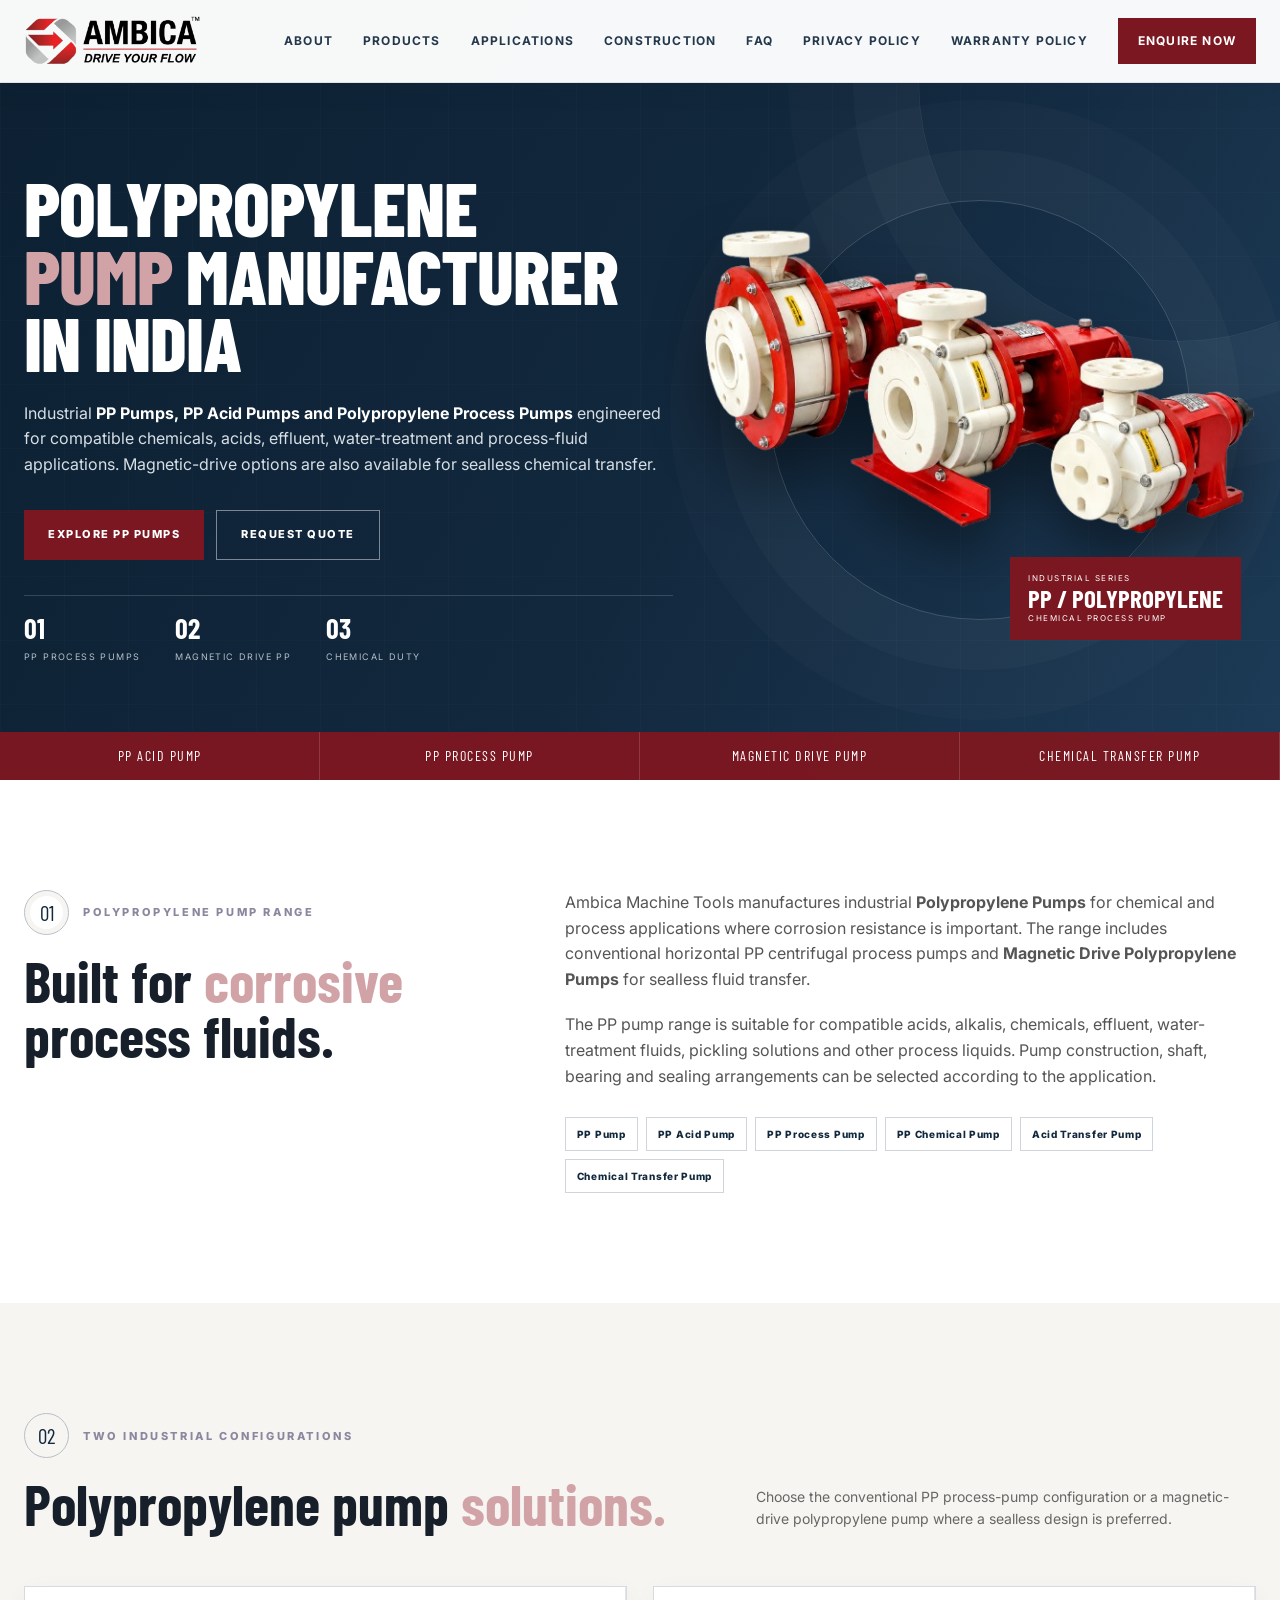
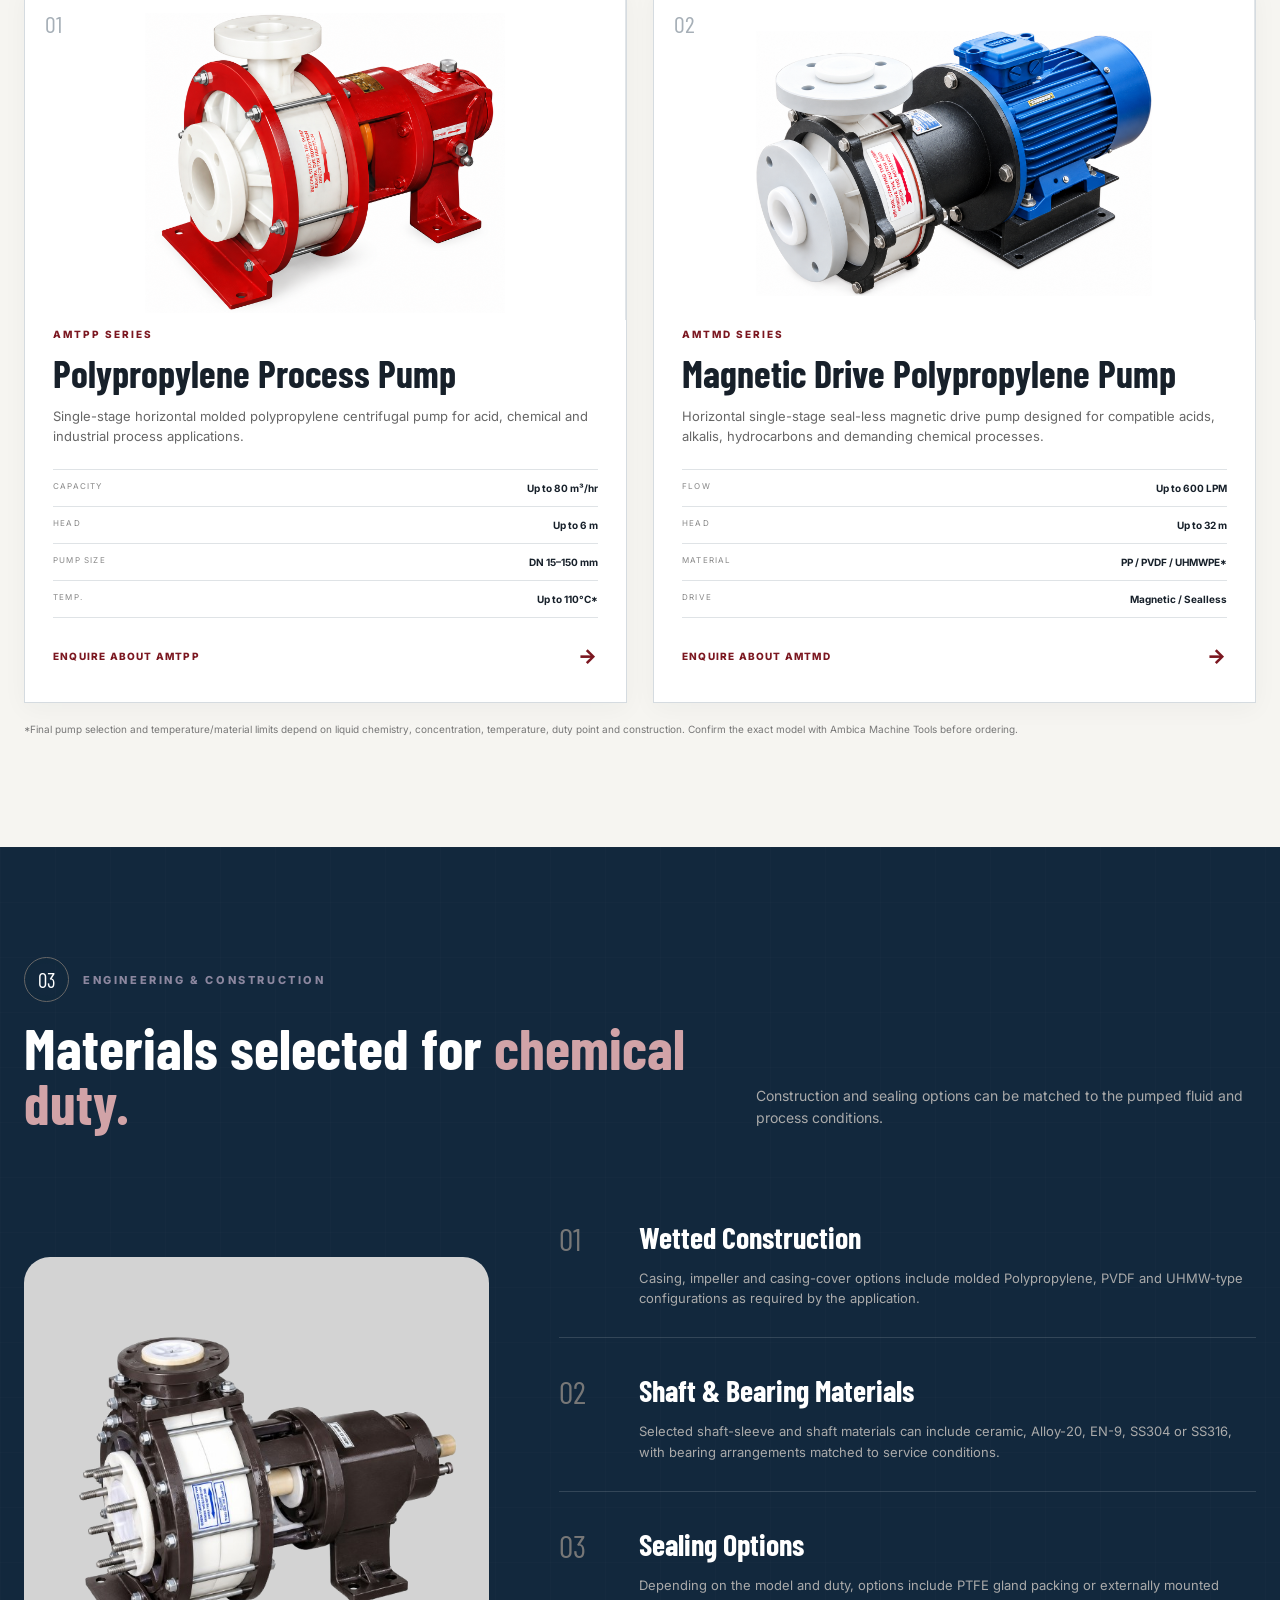
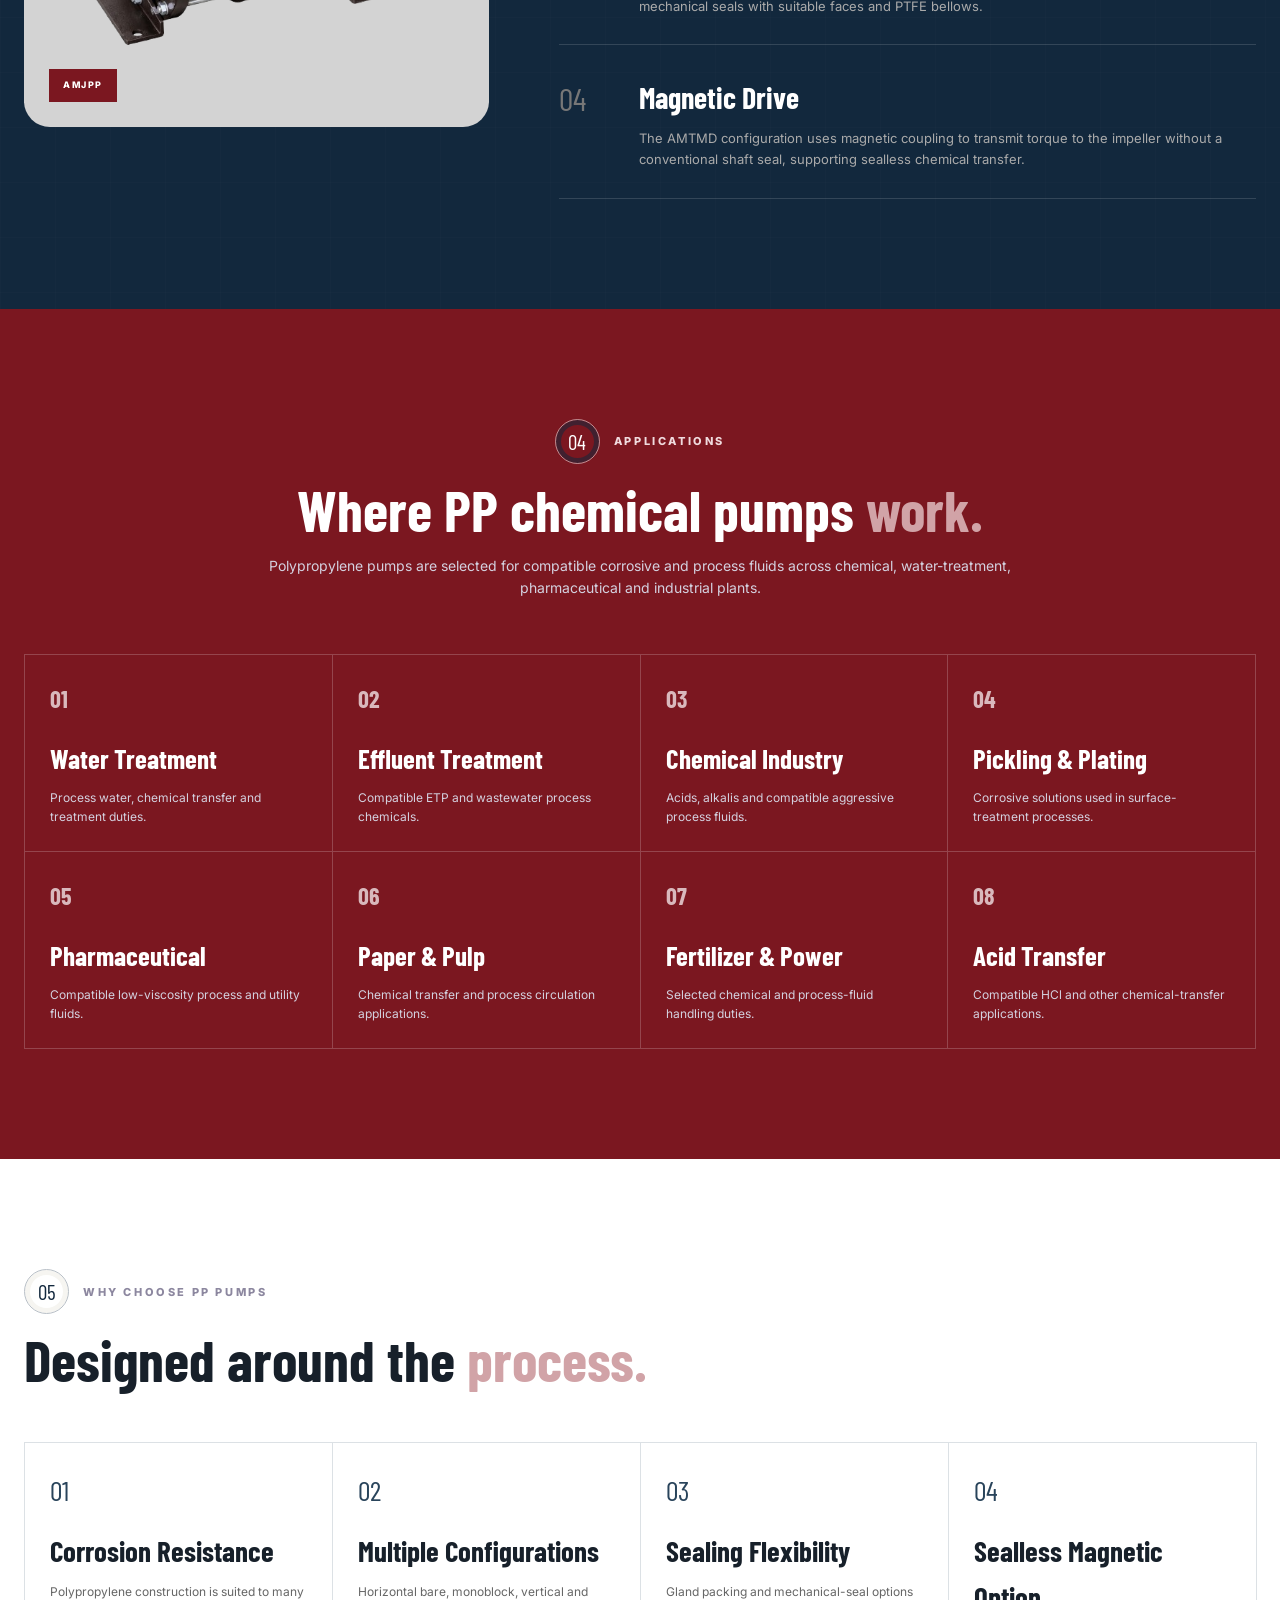
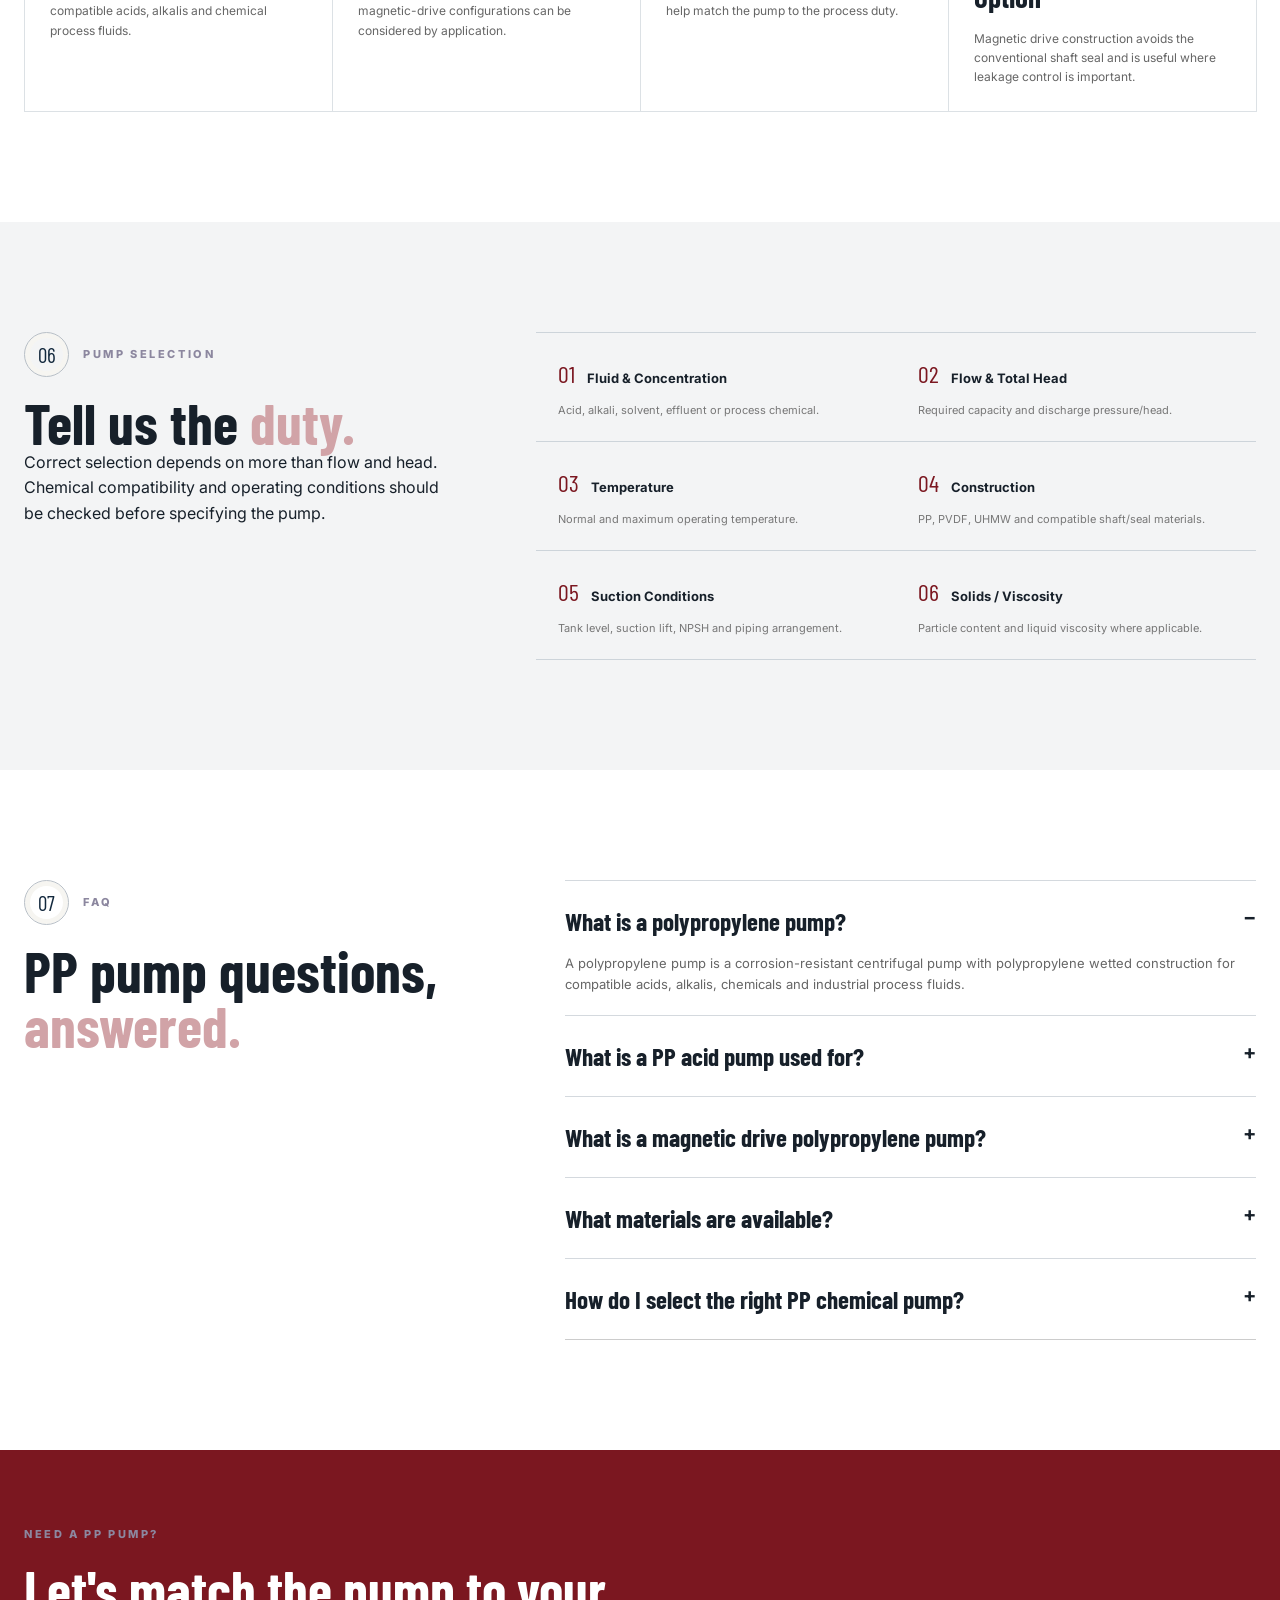
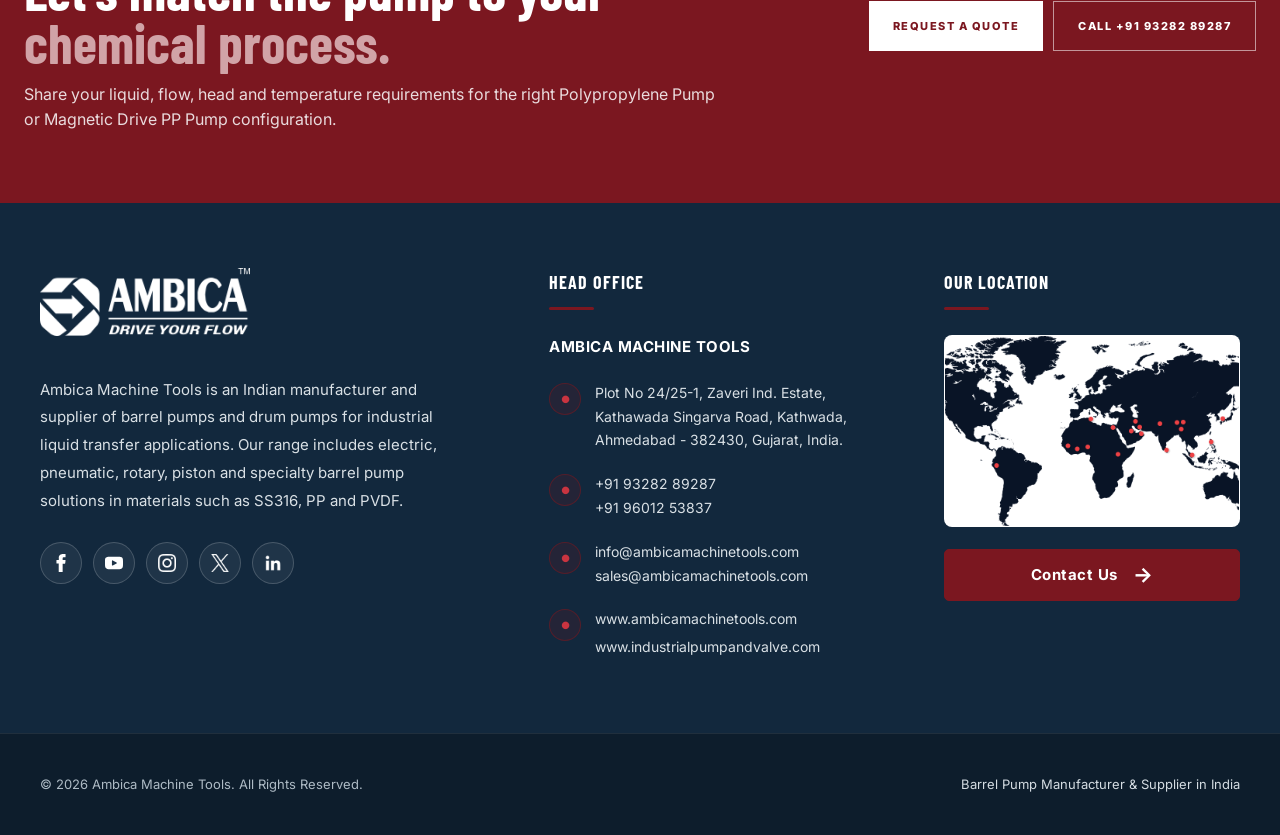
<file: index.html>
<!doctype html>
<html lang="en">
<head>
<meta charset="utf-8">
<meta name="viewport" content="width=device-width, initial-scale=1">

<title>Polypropylene Pump Manufacturer in India | PP Acid & Magnetic Drive Pump</title>

<meta name="description" content="Ambica Machine Tools manufactures Polypropylene Pumps, PP Acid Pumps, PP Process Pumps and Magnetic Drive Polypropylene Pumps for chemical, acid transfer, water treatment, pharmaceutical and industrial applications in India.">

<meta name="keywords" content="Polypropylene Pump, PP Pump, PP Acid Pump, Polypropylene Acid Pump, Polypropylene Process Pump, PP Process Pump, Magnetic Driven PP Pump, Magnetic Driven Polypropylene Pump, Magnetic Drive Pump, Magnetic Driven Pump, Magnetic Drive Process Pump, Magnetic Driven Process Pump, Magnetic Drive PP Pump, Magnetic Drive Polypropylene Process Pump, PP Magnetic Pump, Polypropylene Magnetic Pump, Chemical Process Pump, PP Chemical Pump, Polypropylene Chemical Pump, Acid Transfer Pump, Chemical Transfer Pump">

<meta name="robots" content="index,follow">
<meta name="author" content="Ambica Machine Tools">
<link rel="canonical" href="https://www.example.com/polypropylene-pump">

<meta property="og:title" content="Polypropylene Pump Manufacturer in India | Ambica Machine Tools">
<meta property="og:description" content="PP Acid Pumps, Polypropylene Process Pumps and Magnetic Drive PP Pumps for chemical and industrial fluid transfer.">
<meta property="og:type" content="website">

<link rel="icon" type="images/png" href="images/favicon-32x32.png" sizes="32x32" />
<link rel="icon" type="images/png" href="images/favicon-16x16.png" sizes="16x16" />
<link rel="preconnect" href="https://fonts.googleapis.com">
<link rel="preconnect" href="https://fonts.gstatic.com" crossorigin>
<link href="https://fonts.googleapis.com/css2?family=Barlow+Condensed:wght@400;500;600;700;800&family=Inter:wght@400;500;600;700&display=swap" rel="stylesheet">
<link rel="stylesheet" href="css/style.css">

<script type="application/ld+json">
{
  "@context":"https://schema.org",
  "@type":"Organization",
  "name":"Ambica Machine Tools",
  "url":"https://www.ambicamachinetools.com/",
  "description":"Manufacturer of industrial pumps and fluid handling equipment in India."
}
</script>

<script type="application/ld+json">
{
  "@context":"https://schema.org",
  "@type":"WebPage",
  "name":"Polypropylene Pump Manufacturer in India",
  "description":"Polypropylene, PP acid, PP process and magnetic drive polypropylene pump information, applications and specifications.",
  "url":"https://www.example.com/polypropylene-pump"
}
</script>

<script type="application/ld+json">
{
  "@context":"https://schema.org",
  "@type":"FAQPage",
  "mainEntity":[
    {
      "@type":"Question",
      "name":"What is a polypropylene pump?",
      "acceptedAnswer":{"@type":"Answer","text":"A polypropylene pump is a corrosion-resistant centrifugal pump with polypropylene wetted construction, used for compatible acids, alkalis, chemicals and industrial process fluids."}
    },
    {
      "@type":"Question",
      "name":"What is a PP acid pump used for?",
      "acceptedAnswer":{"@type":"Answer","text":"PP acid pumps are used for compatible acid and chemical transfer, pickling, effluent treatment, water treatment, electrochemical processes and other corrosive-fluid applications."}
    },
    {
      "@type":"Question",
      "name":"What is a magnetic drive polypropylene pump?",
      "acceptedAnswer":{"@type":"Answer","text":"A magnetic drive polypropylene pump transfers torque from the motor to the impeller through magnetic coupling, allowing a sealless construction suitable for compatible corrosive and hazardous process fluids."}
    },
    {
      "@type":"Question",
      "name":"What materials are available in polypropylene process pumps?",
      "acceptedAnswer":{"@type":"Answer","text":"Depending on the model and application, wetted components can be configured with polypropylene and selected engineering materials such as PVDF or UHMW, with shaft, bearing and sealing materials selected according to the service."}
    },
    {
      "@type":"Question",
      "name":"How do I select a PP chemical pump?",
      "acceptedAnswer":{"@type":"Answer","text":"Selection should consider liquid chemistry, concentration, temperature, flow rate, total head, viscosity, solids content, suction conditions, material compatibility and sealing arrangement."}
    }
  ]
}
</script>
</head>

<body>

<!-- =========================================================
    HEADER
========================================================== -->
<header class="header">
  <div class="container nav">
    <a href="index.html" class="logo">
      <img src="images/ambica-logo.png" alt="Ambica Machine Tools">
    </a>

    <button class="menu-toggle" aria-label="Open navigation" aria-expanded="false">
      <span></span><span></span><span></span>
    </button>

    <nav class="nav-links">
      <a href="#about">About</a>
      <a href="#products">Products</a>
      <a href="#applications">Applications</a>
      <a href="#construction">Construction</a>
      <a href="#faq">FAQ</a>
      <a href="privacy-policy.html">Privacy Policy</a>
      <a href="warranty-policy.html">Warranty Policy</a>
      <a href="#contact" class="nav-btn">Enquire Now</a>
    </nav>
  </div>
</header>

<main>

<section class="hero" id="home">
  <div class="hero-grid"></div>
  <div class="container hero-layout">

    <div class="hero-copy reveal">
      <!-- <div class="eyebrow">CORROSION-RESISTANT INDUSTRIAL PUMPS</div> -->
      <h1>POLYPROPYLENE<br><em>PUMP</em> MANUFACTURER<br>IN INDIA</h1>

      <p class="hero-text">
        Industrial <strong>PP Pumps, PP Acid Pumps and Polypropylene Process Pumps</strong>
        engineered for compatible chemicals, acids, effluent, water-treatment and process-fluid applications.
        Magnetic-drive options are also available for sealless chemical transfer.
      </p>

      <div class="hero-actions">
        <a href="#products" class="btn btn-primary">Explore PP Pumps</a>
        <a href="#contact" class="btn btn-outline">Request Quote</a>
      </div>

      <div class="hero-meta">
        <div><strong>01</strong><span>PP PROCESS PUMPS</span></div>
        <div><strong>02</strong><span>MAGNETIC DRIVE PP</span></div>
        <div><strong>03</strong><span>CHEMICAL DUTY</span></div>
      </div>
    </div>

    <div class="hero-product reveal">
      <div class="hero-ring"></div>
      <img src="images/pp-products/amtpp-series-main.png"
           alt="Polypropylene PP Acid Pump"
           loading="eager">
      <div class="hero-label">
        <span>INDUSTRIAL SERIES</span>
        <strong>PP / POLYPROPYLENE</strong>
        <small>CHEMICAL PROCESS PUMP</small>
      </div>
    </div>

  </div>
  <div class="hero-bottom">
    <div>PP ACID PUMP</div>
    <div>PP PROCESS PUMP</div>
    <div>MAGNETIC DRIVE PUMP</div>
    <div>CHEMICAL TRANSFER PUMP</div>
  </div>
</section>

<section class="intro section" id="about">
  <div class="container intro-grid">
    <div class="section-heading reveal">
      <span class="section-no">01</span>
      <span class="eyebrow">POLYPROPYLENE PUMP RANGE</span>
      <h2>Built for <em>corrosive</em> process fluids.</h2>
    </div>

    <div class="intro-copy reveal">
      <p>
        Ambica Machine Tools manufactures industrial <strong>Polypropylene Pumps</strong>
        for chemical and process applications where corrosion resistance is important.
        The range includes conventional horizontal PP centrifugal process pumps and
        <strong>Magnetic Drive Polypropylene Pumps</strong> for sealless fluid transfer.
      </p>
      <p>
        The PP pump range is suitable for compatible acids, alkalis, chemicals,
        effluent, water-treatment fluids, pickling solutions and other process liquids.
        Pump construction, shaft, bearing and sealing arrangements can be selected
        according to the application.
      </p>

      <div class="keyword-strip">
        <span>PP Pump</span>
        <span>PP Acid Pump</span>
        <span>PP Process Pump</span>
        <span>PP Chemical Pump</span>
        <span>Acid Transfer Pump</span>
        <span>Chemical Transfer Pump</span>
      </div>
    </div>
  </div>
</section>

<section class="products section" id="products">
  <div class="container">
    <div class="section-top reveal">
      <div>
        <span class="section-no">02</span>
        <span class="eyebrow">TWO INDUSTRIAL CONFIGURATIONS</span>
        <h2>Polypropylene pump <em>solutions.</em></h2>
      </div>
      <p>
        Choose the conventional PP process-pump configuration or a magnetic-drive
        polypropylene pump where a sealless design is preferred.
      </p>
    </div>

    <div class="product-card-grid">

      <article class="product-card reveal">
        <div class="product-number">01</div>
        <div class="product-image-wrap">
          <img src="images/pp-products/AMTPP.png"
               alt="AMTPP Series Polypropylene Pump"
               loading="lazy">
        </div>
        <div class="product-content">
          <span class="product-tag">AMTPP SERIES</span>
          <h3>Polypropylene Process Pump</h3>
          <p>
            Single-stage horizontal molded polypropylene centrifugal pump for
            acid, chemical and industrial process applications.
          </p>

          <div class="spec-list">
            <div><span>CAPACITY</span><strong>Up to 80 m³/hr</strong></div>
            <div><span>HEAD</span><strong>Up to 6 m</strong></div>
            <div><span>PUMP SIZE</span><strong>DN 15–150 mm</strong></div>
            <div><span>TEMP.</span><strong>Up to 110°C*</strong></div>
          </div>

          <a href="amtpp-series-polypropylene-process-pump.html" class="product-link">ENQUIRE ABOUT AMTPP <span>→</span></a>
        </div>
      </article>

      <article class="product-card magnetic-card reveal">
        <div class="product-number">02</div>
        <div class="product-image-wrap">
          <img src="images/pp-products/AMTD-alt.png"
               alt="AMTMD Series Magnetic Drive Polypropylene Pump"
               loading="lazy" class="amtd-alt">
        </div>
        <div class="product-content">
          <span class="product-tag">AMTMD SERIES</span>
          <h3>Magnetic Drive Polypropylene Pump</h3>
          <p>
            Horizontal single-stage seal-less magnetic drive pump designed for
            compatible acids, alkalis, hydrocarbons and demanding chemical processes.
          </p>

          <div class="spec-list">
            <div><span>FLOW</span><strong>Up to 600 LPM</strong></div>
            <div><span>HEAD</span><strong>Up to 32 m</strong></div>
            <div><span>MATERIAL</span><strong>PP / PVDF / UHMWPE*</strong></div>
            <div><span>DRIVE</span><strong>Magnetic / Sealless</strong></div>
          </div>

          <a href="amtmd-series-magnetic-drive-polypropylene-pump.html" class="product-link">ENQUIRE ABOUT AMTMD <span>→</span></a>
        </div>
      </article>

    </div>

    <p class="note">
      *Final pump selection and temperature/material limits depend on liquid chemistry,
      concentration, temperature, duty point and construction. Confirm the exact model
      with Ambica Machine Tools before ordering.
    </p>
  </div>
</section>

<section class="technology section dark-section" id="construction">
  <div class="container">
    <div class="section-top reveal">
      <div>
        <span class="section-no">03</span>
        <span class="eyebrow">ENGINEERING & CONSTRUCTION</span>
        <h2>Materials selected for <em>chemical duty.</em></h2>
      </div>
      <p>Construction and sealing options can be matched to the pumped fluid and process conditions.</p>
    </div>

    <div class="tech-grid">
      <div class="tech-image reveal">
        <img src="images/pp-products/AMJPP.png"
             alt="Polypropylene process pump construction"
             loading="lazy">
        <div class="tech-caption">AMJPP</div>
      </div>

      <div class="tech-list">
        <article class="tech-item reveal">
          <span>01</span>
          <div>
            <h3>Wetted Construction</h3>
            <p>Casing, impeller and casing-cover options include molded Polypropylene, PVDF and UHMW-type configurations as required by the application.</p>
          </div>
        </article>

        <article class="tech-item reveal">
          <span>02</span>
          <div>
            <h3>Shaft & Bearing Materials</h3>
            <p>Selected shaft-sleeve and shaft materials can include ceramic, Alloy-20, EN-9, SS304 or SS316, with bearing arrangements matched to service conditions.</p>
          </div>
        </article>

        <article class="tech-item reveal">
          <span>03</span>
          <div>
            <h3>Sealing Options</h3>
            <p>Depending on the model and duty, options include PTFE gland packing or externally mounted mechanical seals with suitable faces and PTFE bellows.</p>
          </div>
        </article>

        <article class="tech-item reveal">
          <span>04</span>
          <div>
            <h3>Magnetic Drive</h3>
            <p>The AMTMD configuration uses magnetic coupling to transmit torque to the impeller without a conventional shaft seal, supporting sealless chemical transfer.</p>
          </div>
        </article>
      </div>
    </div>
  </div>
</section>

<section class="applications section" id="applications">
  <div class="container">
    <div class="section-heading centered reveal">
      <span class="section-no">04</span>
      <span class="eyebrow">APPLICATIONS</span>
      <h2>Where PP chemical pumps <em>work.</em></h2>
      <p>
        Polypropylene pumps are selected for compatible corrosive and process fluids
        across chemical, water-treatment, pharmaceutical and industrial plants.
      </p>
    </div>

    <div class="application-grid">
      <div class="application-item reveal"><strong>01</strong><h3>Water Treatment</h3><p>Process water, chemical transfer and treatment duties.</p></div>
      <div class="application-item reveal"><strong>02</strong><h3>Effluent Treatment</h3><p>Compatible ETP and wastewater process chemicals.</p></div>
      <div class="application-item reveal"><strong>03</strong><h3>Chemical Industry</h3><p>Acids, alkalis and compatible aggressive process fluids.</p></div>
      <div class="application-item reveal"><strong>04</strong><h3>Pickling & Plating</h3><p>Corrosive solutions used in surface-treatment processes.</p></div>
      <div class="application-item reveal"><strong>05</strong><h3>Pharmaceutical</h3><p>Compatible low-viscosity process and utility fluids.</p></div>
      <div class="application-item reveal"><strong>06</strong><h3>Paper & Pulp</h3><p>Chemical transfer and process circulation applications.</p></div>
      <div class="application-item reveal"><strong>07</strong><h3>Fertilizer & Power</h3><p>Selected chemical and process-fluid handling duties.</p></div>
      <div class="application-item reveal"><strong>08</strong><h3>Acid Transfer</h3><p>Compatible HCl and other chemical-transfer applications.</p></div>
    </div>
  </div>
</section>

<section class="features section">
  <div class="container">
    <div class="section-top reveal">
      <div>
        <span class="section-no">05</span>
        <span class="eyebrow">WHY CHOOSE PP PUMPS</span>
        <h2>Designed around the <em>process.</em></h2>
      </div>
    </div>

    <div class="feature-grid">
      <article class="feature reveal"><span>01</span><h3>Corrosion Resistance</h3><p>Polypropylene construction is suited to many compatible acids, alkalis and chemical process fluids.</p></article>
      <article class="feature reveal"><span>02</span><h3>Multiple Configurations</h3><p>Horizontal bare, monoblock, vertical and magnetic-drive configurations can be considered by application.</p></article>
      <article class="feature reveal"><span>03</span><h3>Sealing Flexibility</h3><p>Gland packing and mechanical-seal options help match the pump to the process duty.</p></article>
      <article class="feature reveal"><span>04</span><h3>Sealless Magnetic Option</h3><p>Magnetic drive construction avoids the conventional shaft seal and is useful where leakage control is important.</p></article>
    </div>
  </div>
</section>

<section class="selection section light-section">
  <div class="container selection-grid">
    <div class="section-heading reveal">
      <span class="section-no">06</span>
      <span class="eyebrow">PUMP SELECTION</span>
      <h2>Tell us the <em>duty.</em></h2>
      <p>
        Correct selection depends on more than flow and head. Chemical compatibility
        and operating conditions should be checked before specifying the pump.
      </p>
    </div>

    <div class="selection-points reveal">
      <div><span>01</span><strong>Fluid & Concentration</strong><p>Acid, alkali, solvent, effluent or process chemical.</p></div>
      <div><span>02</span><strong>Flow & Total Head</strong><p>Required capacity and discharge pressure/head.</p></div>
      <div><span>03</span><strong>Temperature</strong><p>Normal and maximum operating temperature.</p></div>
      <div><span>04</span><strong>Construction</strong><p>PP, PVDF, UHMW and compatible shaft/seal materials.</p></div>
      <div><span>05</span><strong>Suction Conditions</strong><p>Tank level, suction lift, NPSH and piping arrangement.</p></div>
      <div><span>06</span><strong>Solids / Viscosity</strong><p>Particle content and liquid viscosity where applicable.</p></div>
    </div>
  </div>
</section>

<section class="faq section" id="faq">
  <div class="container faq-grid">
    <div class="section-heading reveal">
      <span class="section-no">07</span>
      <span class="eyebrow">FAQ</span>
      <h2>PP pump questions, <em>answered.</em></h2>
    </div>

    <div class="faq-list reveal">
      <details open>
        <summary>What is a polypropylene pump?</summary>
        <p>A polypropylene pump is a corrosion-resistant centrifugal pump with polypropylene wetted construction for compatible acids, alkalis, chemicals and industrial process fluids.</p>
      </details>

      <details>
        <summary>What is a PP acid pump used for?</summary>
        <p>PP acid pumps are used for compatible acid transfer, pickling, effluent treatment, water treatment, chemical processing and other corrosive-fluid applications.</p>
      </details>

      <details>
        <summary>What is a magnetic drive polypropylene pump?</summary>
        <p>It is a sealless centrifugal pump in which magnetic coupling transfers torque from the motor side to the impeller side without a conventional mechanical shaft seal.</p>
      </details>

      <details>
        <summary>What materials are available?</summary>
        <p>Depending on the model and application, polypropylene, PVDF, UHMW-type materials and selected shaft, bearing and sealing materials can be considered.</p>
      </details>

      <details>
        <summary>How do I select the right PP chemical pump?</summary>
        <p>Provide the liquid, concentration, temperature, flow, total head, suction conditions, viscosity, solids content and preferred material. These details help determine the suitable configuration.</p>
      </details>
    </div>
  </div>
</section>

<section class="cta" id="contact">
  <div class="container cta-inner reveal">
    <div>
      <span class="eyebrow">NEED A PP PUMP?</span>
      <h2>Let's match the pump to your <em>chemical process.</em></h2>
      <p>Share your liquid, flow, head and temperature requirements for the right Polypropylene Pump or Magnetic Drive PP Pump configuration.</p>
    </div>
    <div class="cta-actions">
      <a href="https://www.industrialpumpandvalve.com/contact-us.html" class="btn btn-light">Request a Quote</a>
      <a href="tel:+919328289287" class="btn btn-ghost">Call +91 93282 89287</a>
    </div>
  </div>
</section>

</main>

<!-- =========================================================
     FOOTER
========================================================== -->

<footer class="site-footer">

  <!-- Decorative Background -->
  <div class="footer-bg-logo">
      <img src="images/footer-bg-logo.png"
           alt=""
           aria-hidden="true">
  </div>

  <div class="footer-main">

      <div class="custom-container">

          <div class="footer-grid">

              <!-- =========================
                   COLUMN 1 : COMPANY
              ========================== -->
              <div class="footer-column footer-company">

                  <a href="https://www.ambicamachinetools.com/"
                     class="footer-logo"
                     aria-label="Ambica Machine Tools Home">

                      <img src="images/ambica-footer-logo.png"
                           alt="Ambica Machine Tools">
                  </a>

                  <p class="footer-description">
                      Ambica Machine Tools is an Indian manufacturer and
                      supplier of barrel pumps and drum pumps for industrial
                      liquid transfer applications. Our range includes
                      electric, pneumatic, rotary, piston and specialty
                      barrel pump solutions in materials such as SS316,
                      PP and PVDF.
                  </p>

                  <!-- Social Media -->
                  <div class="footer-social">

                      <a href="https://www.facebook.com/ambicamachine/"
                         target="_blank"
                         rel="noopener noreferrer"
                         aria-label="Ambica Machine Tools Facebook">

                          <img src="images/facebook.svg"
                               alt="Facebook">
                      </a>

                      <a href="https://www.youtube.com/@ambicamachinetools7338"
                         target="_blank"
                         rel="noopener noreferrer"
                         aria-label="Ambica Machine Tools YouTube">

                          <img src="images/youtube.svg"
                               alt="YouTube">
                      </a>

                      <a href="https://www.instagram.com/ambicamachinetools/"
                         target="_blank"
                         rel="noopener noreferrer"
                         aria-label="Ambica Machine Tools Instagram">

                          <img src="images/instagram.png"
                               alt="Instagram">
                      </a>

                      <a href="https://x.com/ambicamachine"
                         target="_blank"
                         rel="noopener noreferrer"
                         aria-label="Ambica Machine Tools X">

                          <img src="images/twitter-img.png"
                               alt="X">
                      </a>

                      <a href="https://www.linkedin.com/company/ambica-machine-tools"
                         target="_blank"
                         rel="noopener noreferrer"
                         aria-label="Ambica Machine Tools LinkedIn">

                          <img src="images/linkedin-img.png"
                               alt="LinkedIn">
                      </a>

                  </div>

              </div>


              <!-- =========================
                   COLUMN 3 : HEAD OFFICE
              ========================== -->
              <div class="footer-column footer-contact">

                  <h3>HEAD OFFICE</h3>

                  <h4>AMBICA MACHINE TOOLS</h4>

                  <div class="contact-item">

                      <span class="contact-icon">●</span>

                      <p>
                          Plot No 24/25-1, Zaveri Ind. Estate,
                          Kathawada Singarva Road, Kathwada,
                          Ahmedabad - 382430,
                          Gujarat, India.
                      </p>

                  </div>


                  <div class="contact-item">

                      <span class="contact-icon">●</span>

                      <p>

                          <a href="tel:+919328289287">
                              +91 93282 89287
                          </a>

                          <br>

                          <a href="tel:+919601253837">
                              +91 96012 53837
                          </a>

                      </p>

                  </div>


                  <div class="contact-item">

                      <span class="contact-icon">●</span>

                      <p>

                          <a href="mailto:info@ambicamachinetools.com">
                              info@ambicamachinetools.com
                          </a>

                          <br>

                          <a href="mailto:sales@ambicamachinetools.com">
                              sales@ambicamachinetools.com
                          </a>

                      </p>

                  </div>


                  <div class="contact-item">

                      <span class="contact-icon">●</span>

                      <p>

                          <a href="https://www.ambicamachinetools.com/"
                             target="_blank"
                             rel="noopener noreferrer">

                              www.ambicamachinetools.com

                          </a>
                          <a href="https://www.industrialpumpandvalve.com/"
                             target="_blank"
                             rel="noopener noreferrer">

                              www.industrialpumpandvalve.com

                          </a>

                      </p>

                  </div>

              </div>


              <!-- =========================
                   COLUMN 4 : MAP / CONTACT
              ========================== -->
              <div class="footer-column footer-map">

                  <h3>OUR LOCATION</h3>

                  <div class="footer-map-image">

                      <img src="images/map-img.png"
                           alt="Ambica Machine Tools Ahmedabad Gujarat India location map"
                           loading="lazy">

                  </div>

                  <a href="https://www.industrialpumpandvalve.com/contact-us.html"
                     class="footer-contact-btn" target="_blank">

                      Contact Us
                      <span>→</span>

                  </a>

              </div>

          </div>

      </div>

  </div>


  <!-- ================================
       BOTTOM FOOTER
  ================================= -->

  <div class="footer-bottom">

      <div class="custom-container">

          <div class="footer-bottom-inner">

              <p>
                  © 2026 Ambica Machine Tools.
                  All Rights Reserved.
              </p>

              <p>
                  Barrel Pump Manufacturer &amp; Supplier in India
              </p>

          </div>

      </div>

  </div>

</footer>

<script src="js/main.js"></script>
</body>
</html>
</file>
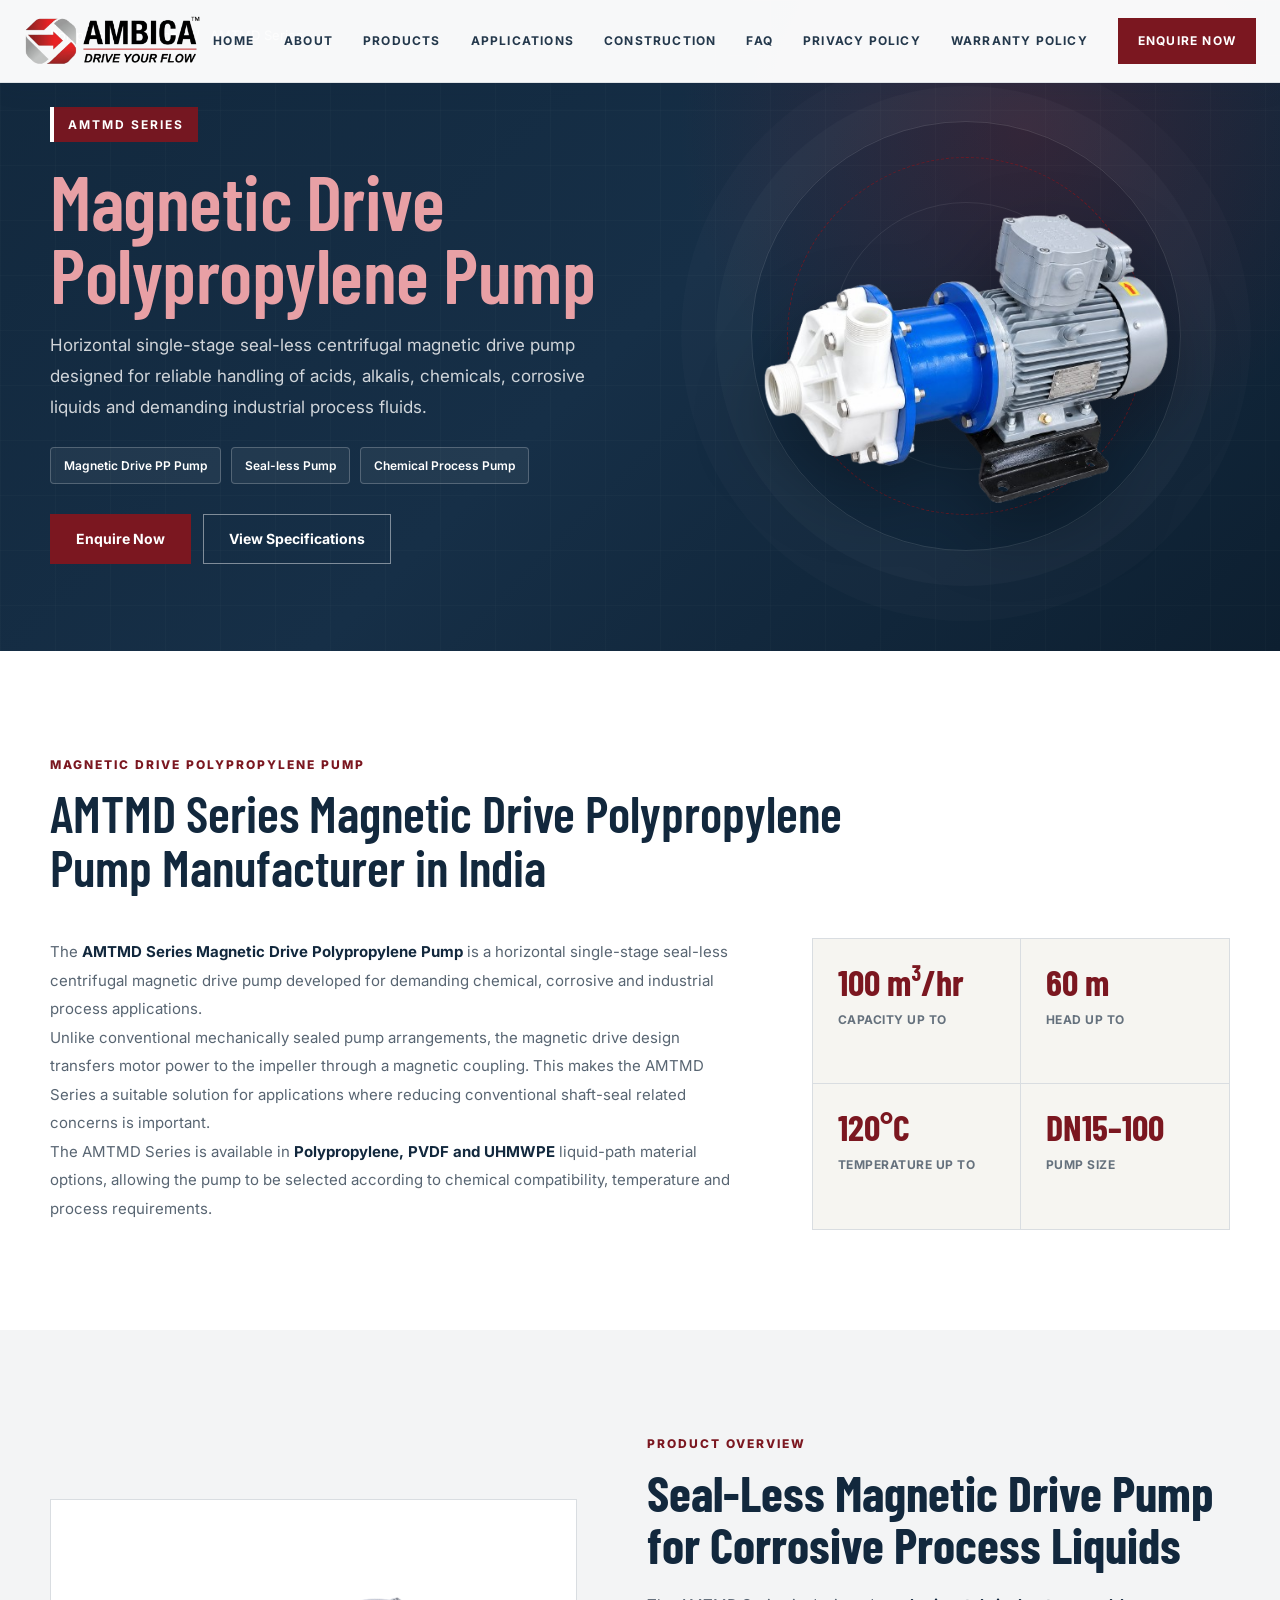
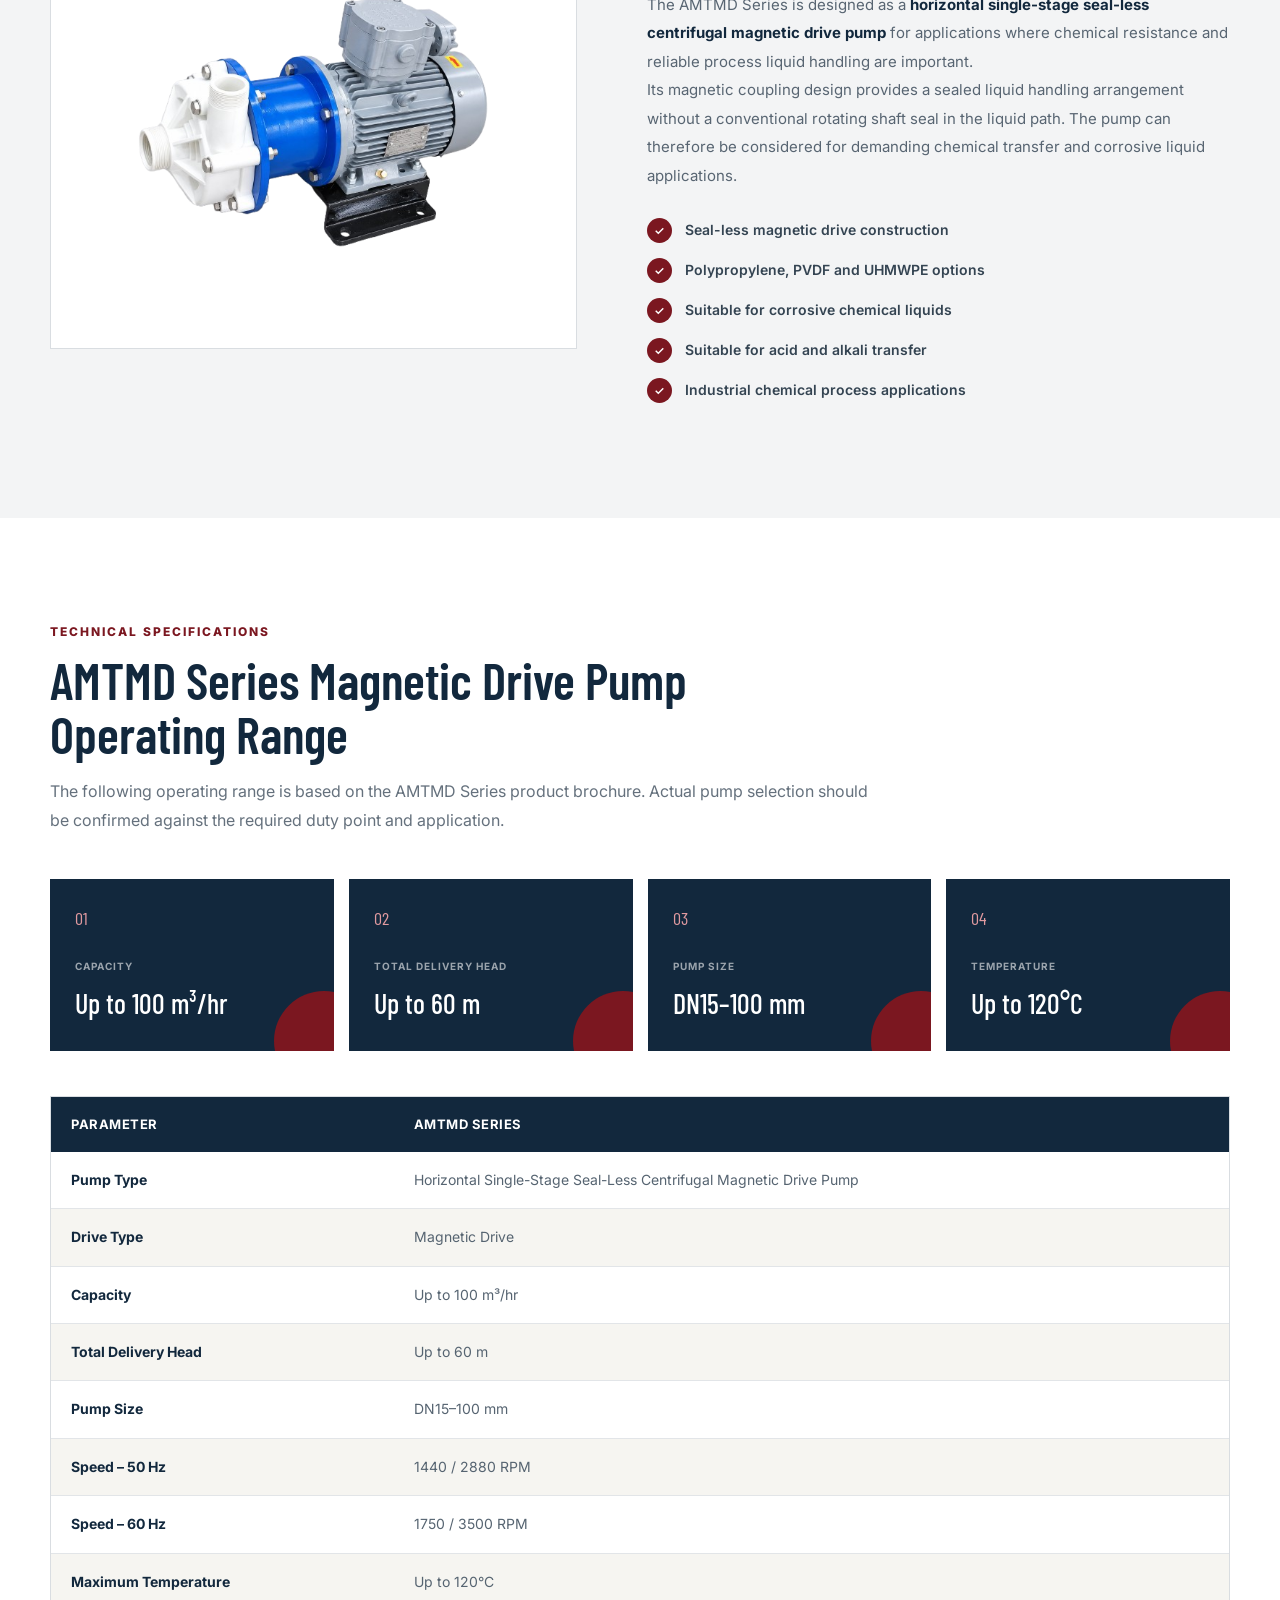
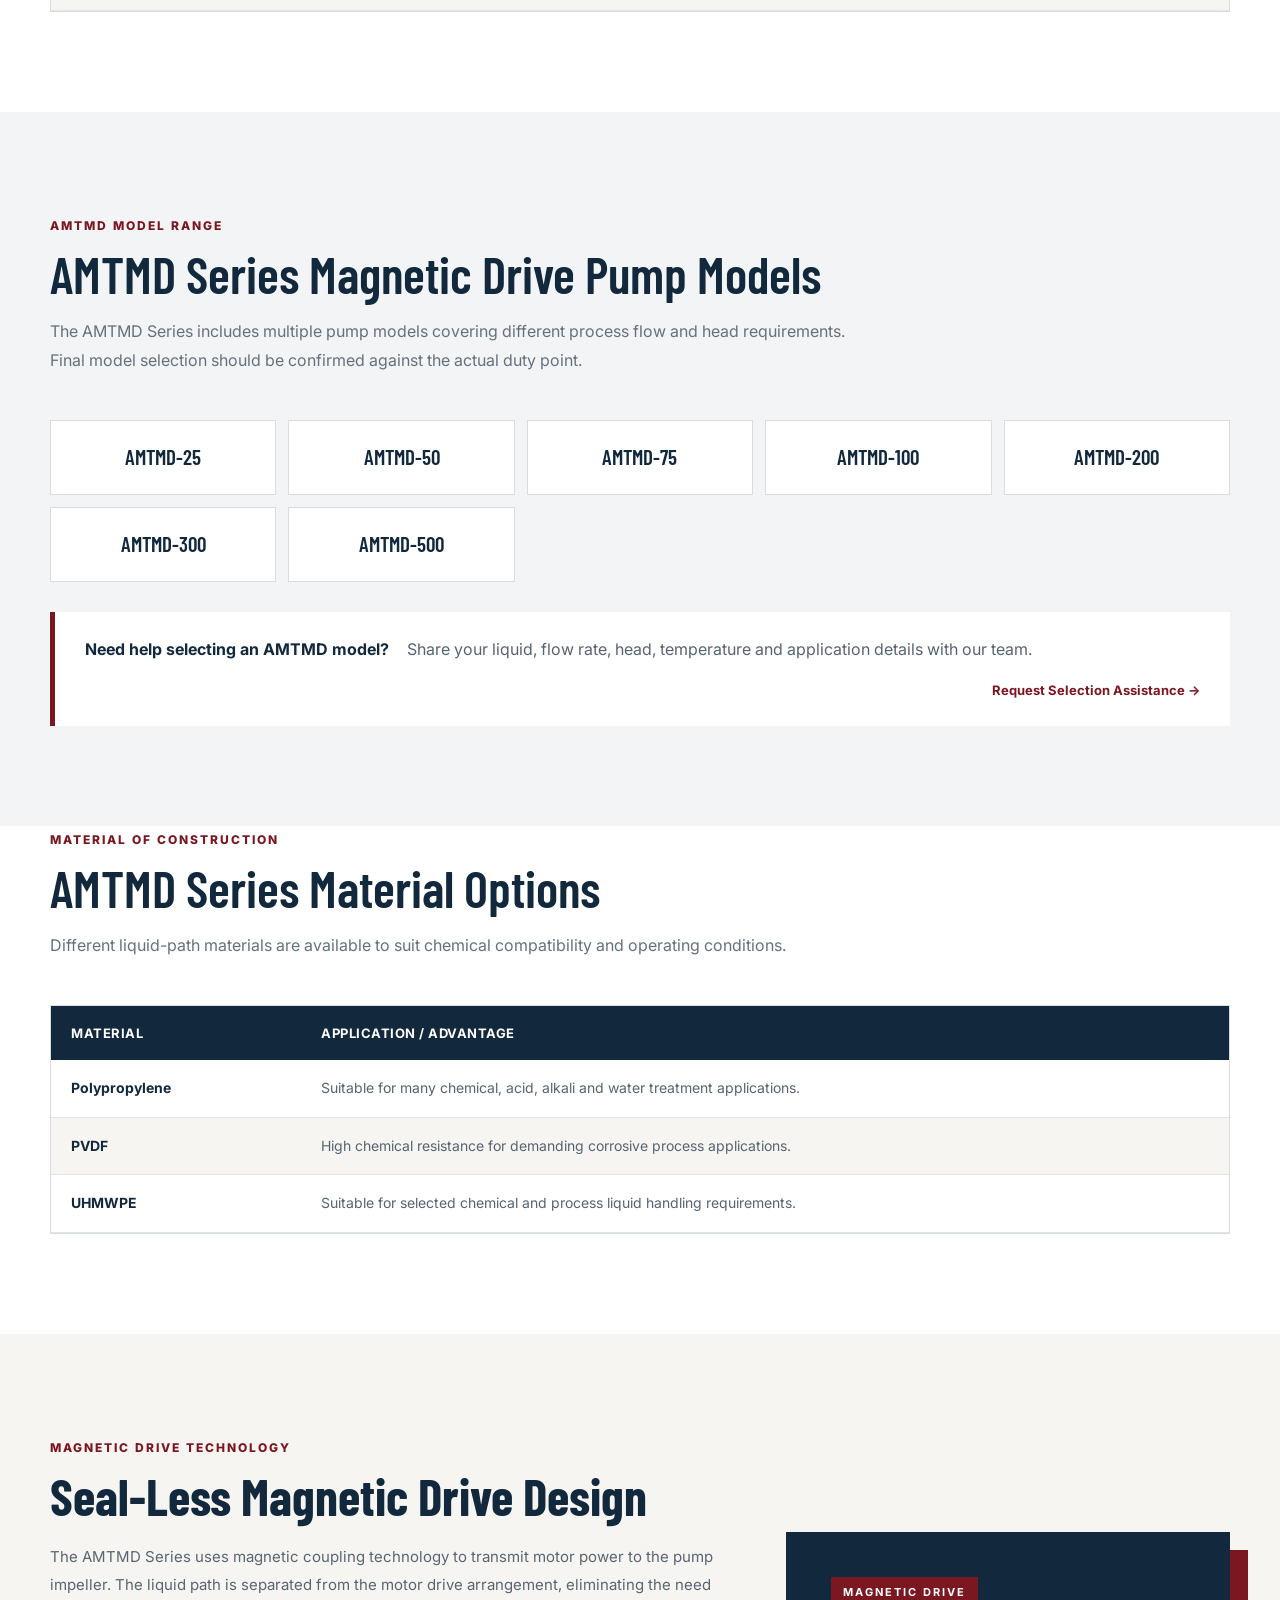
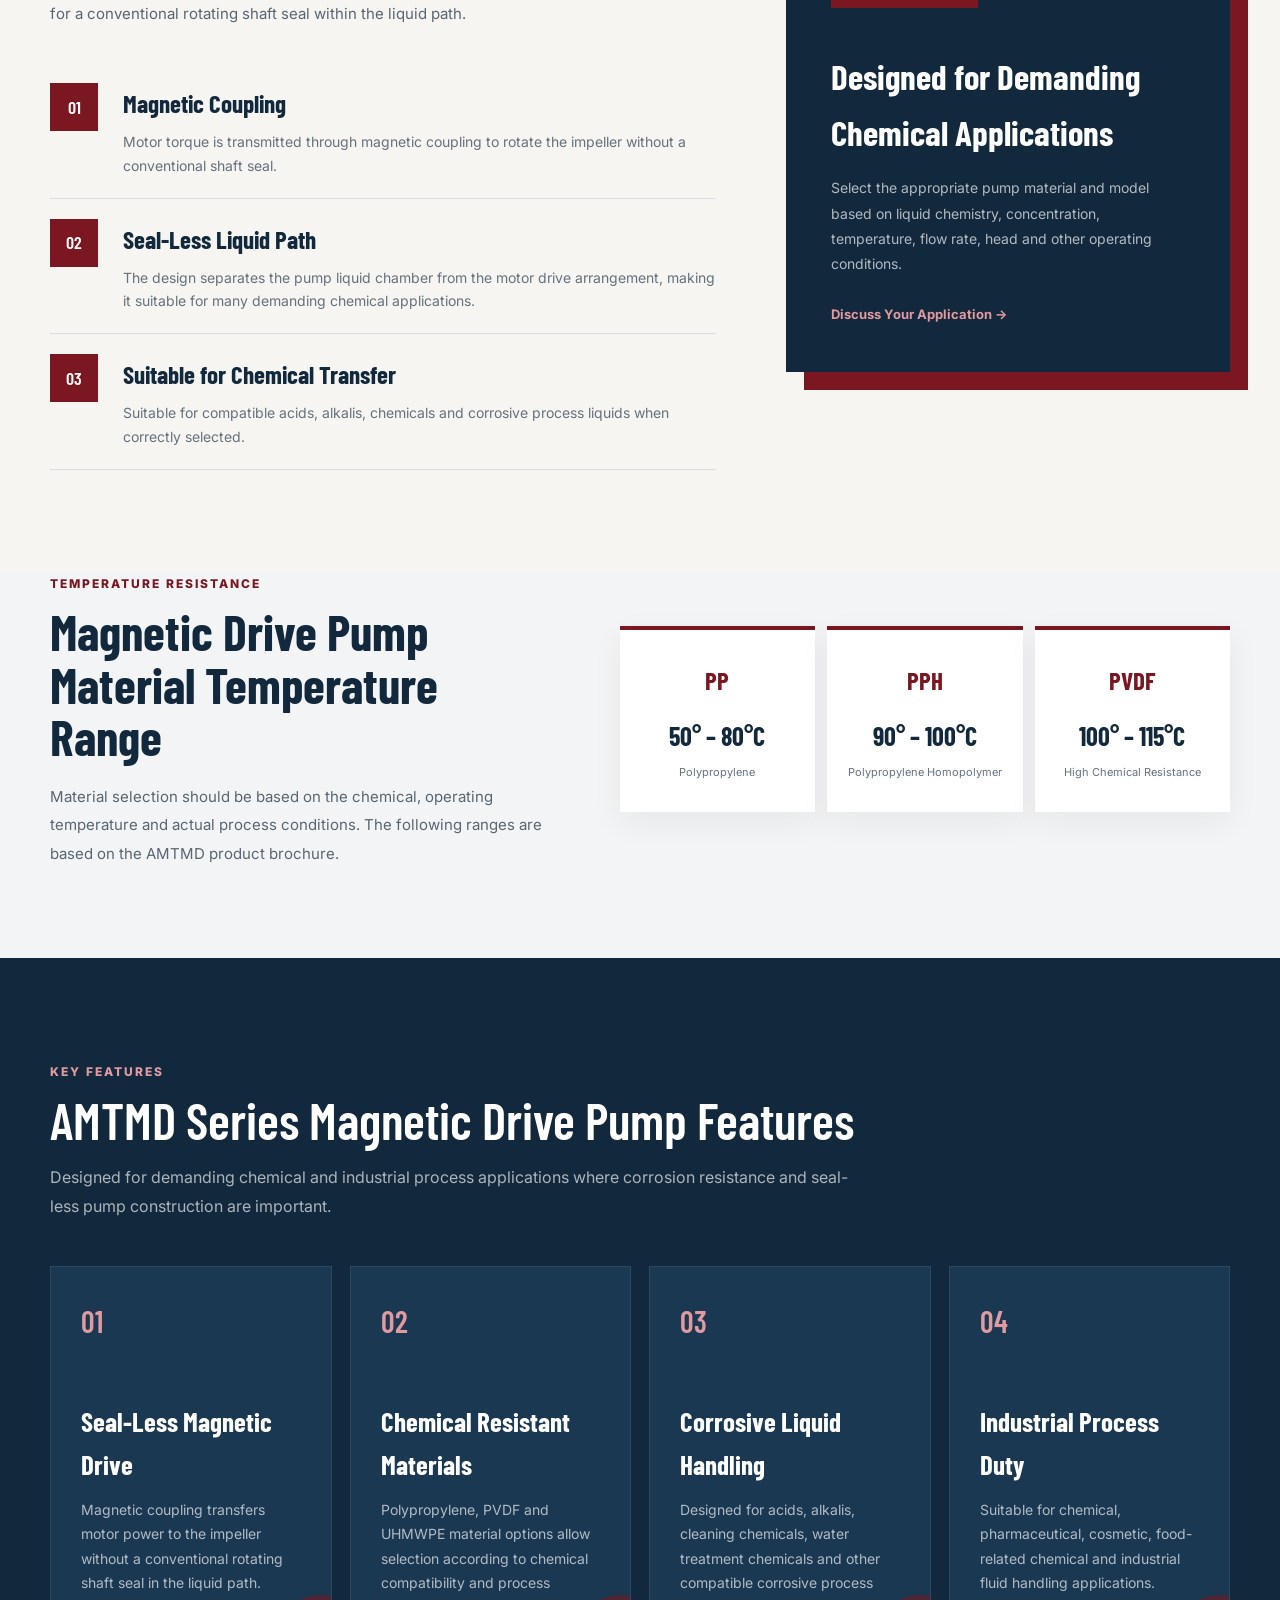
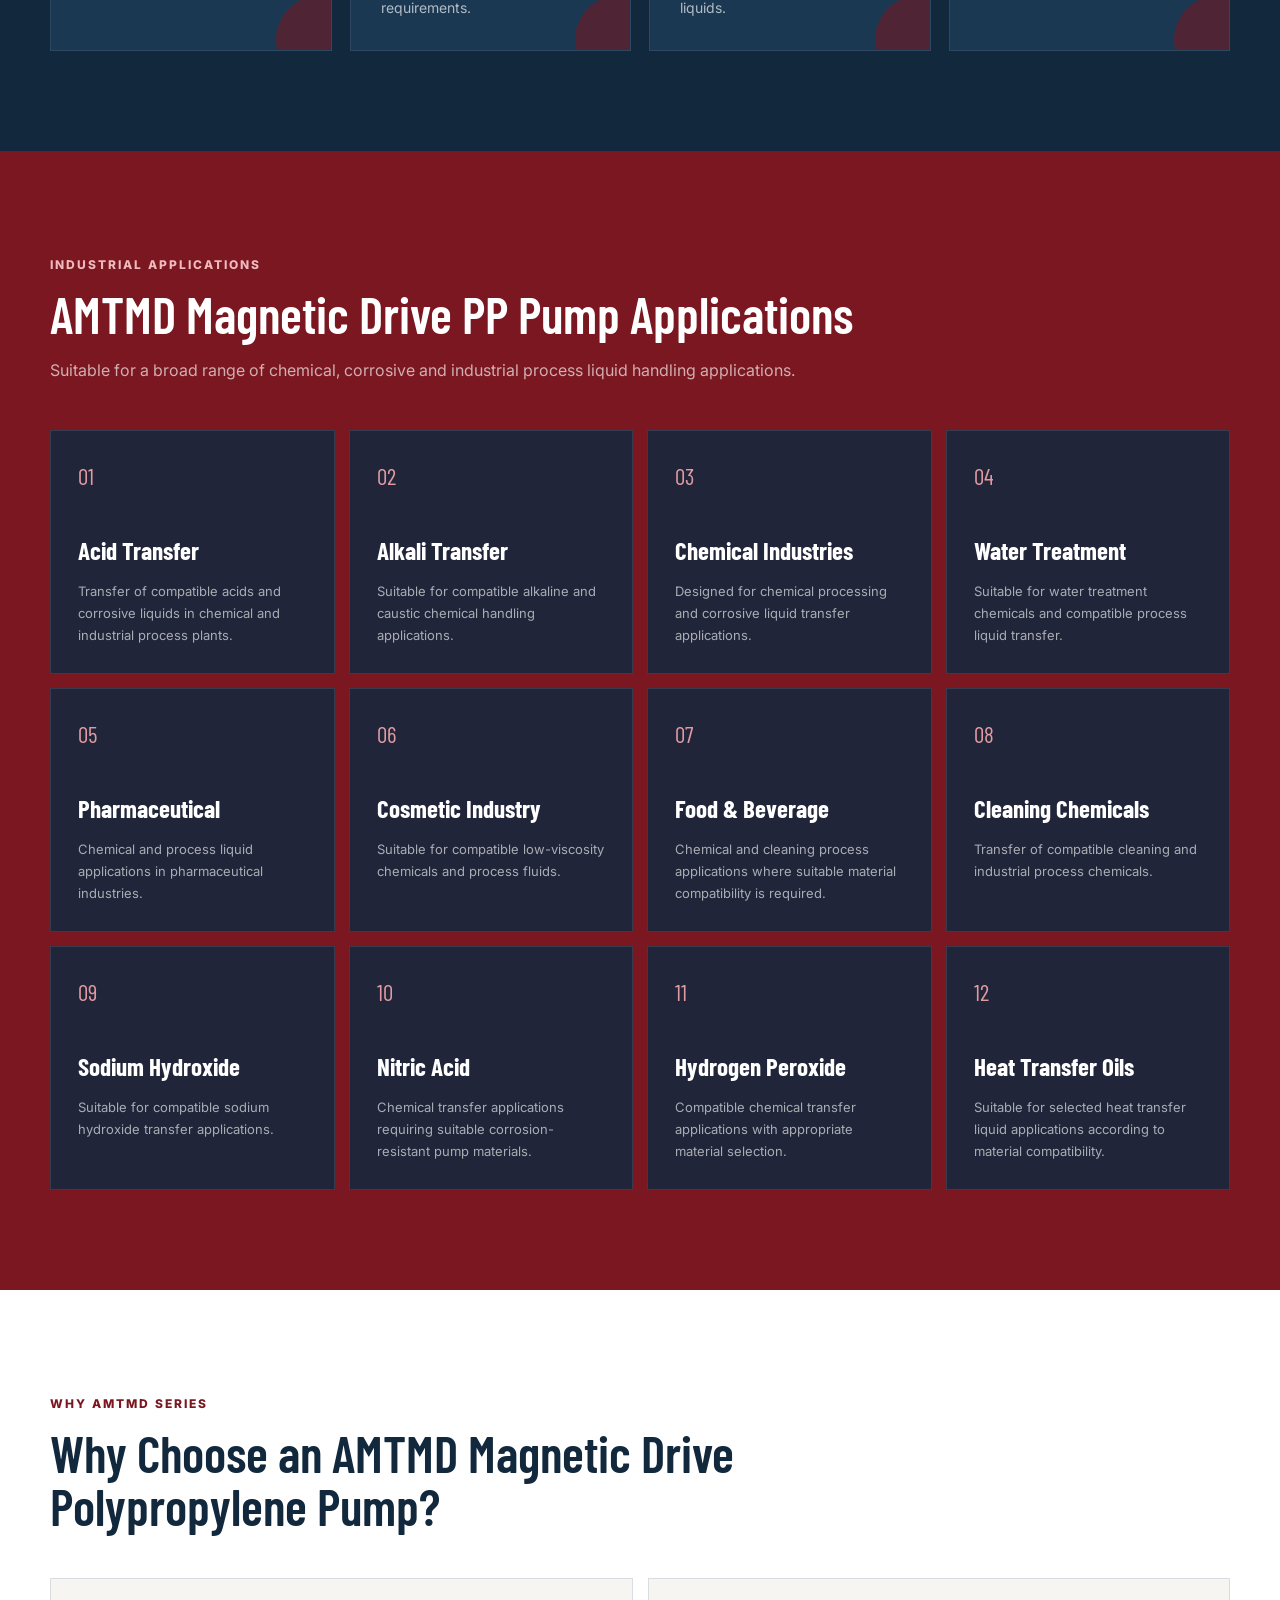
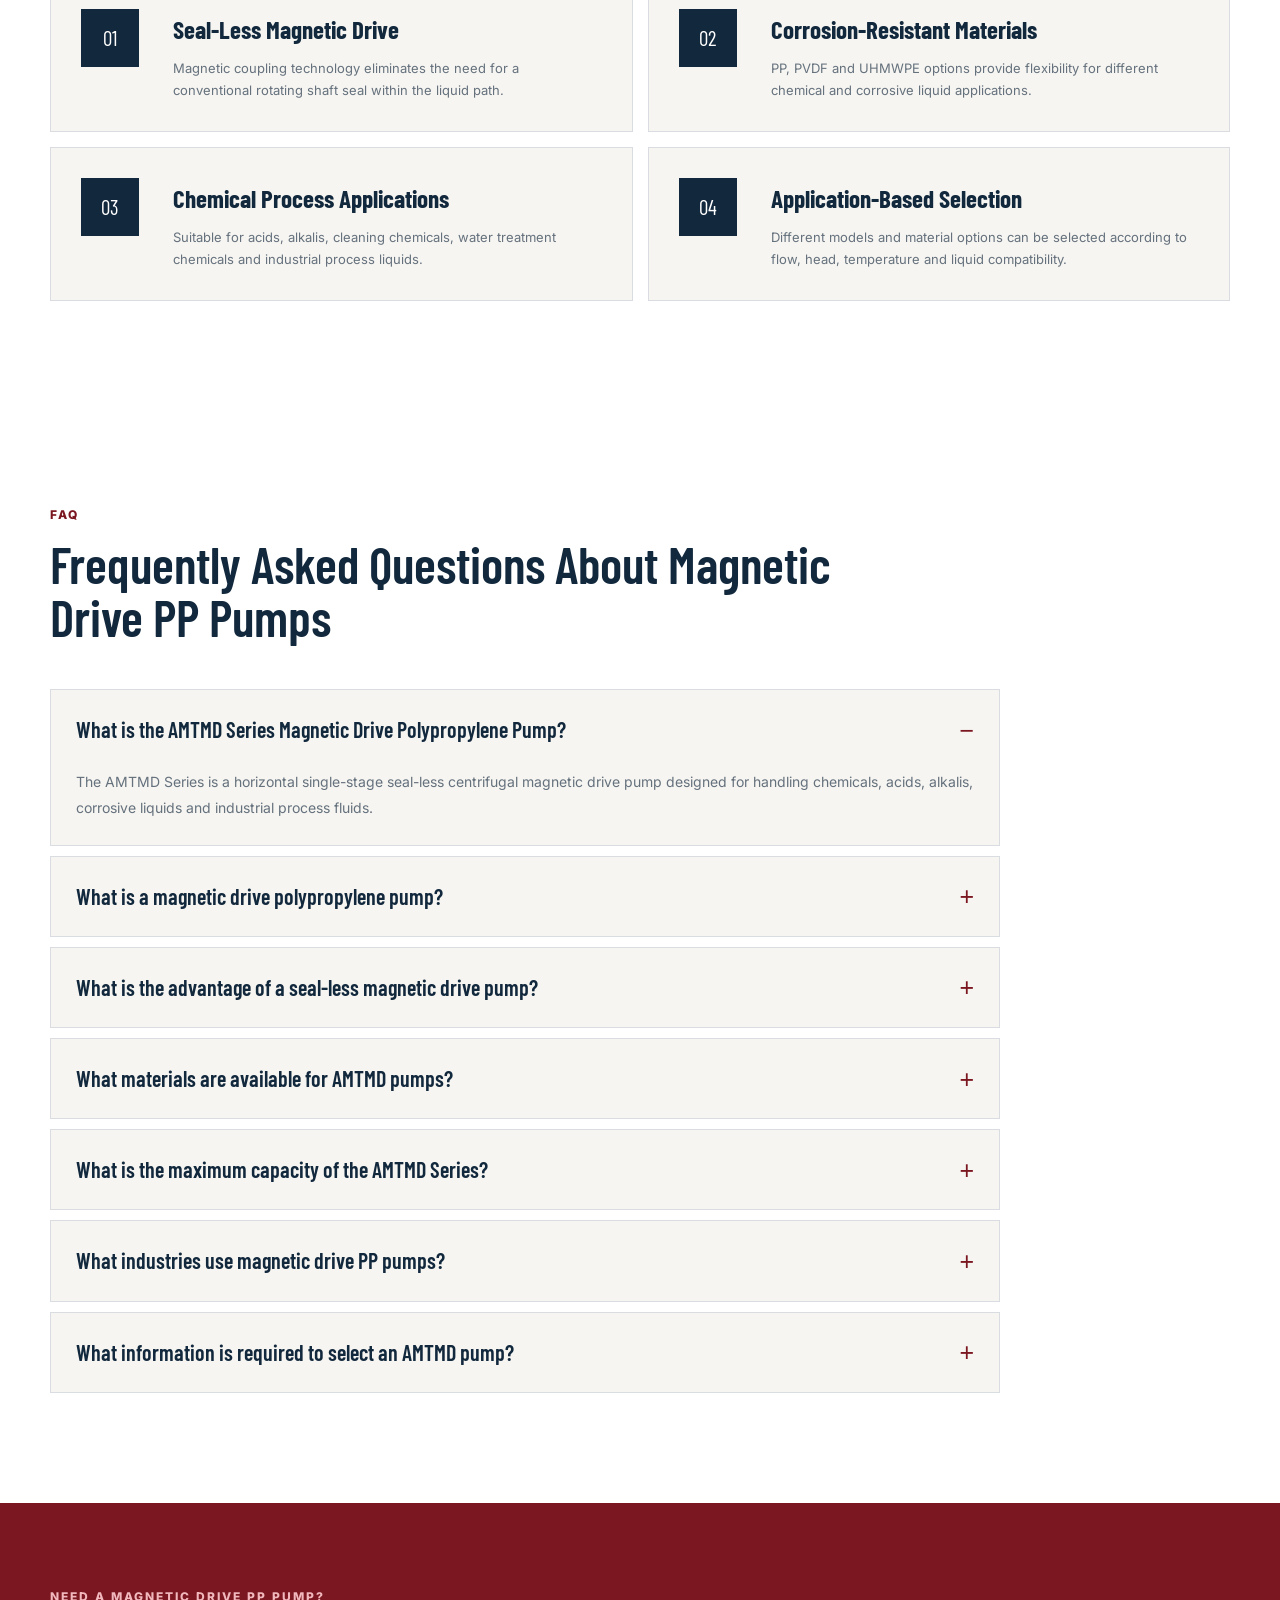
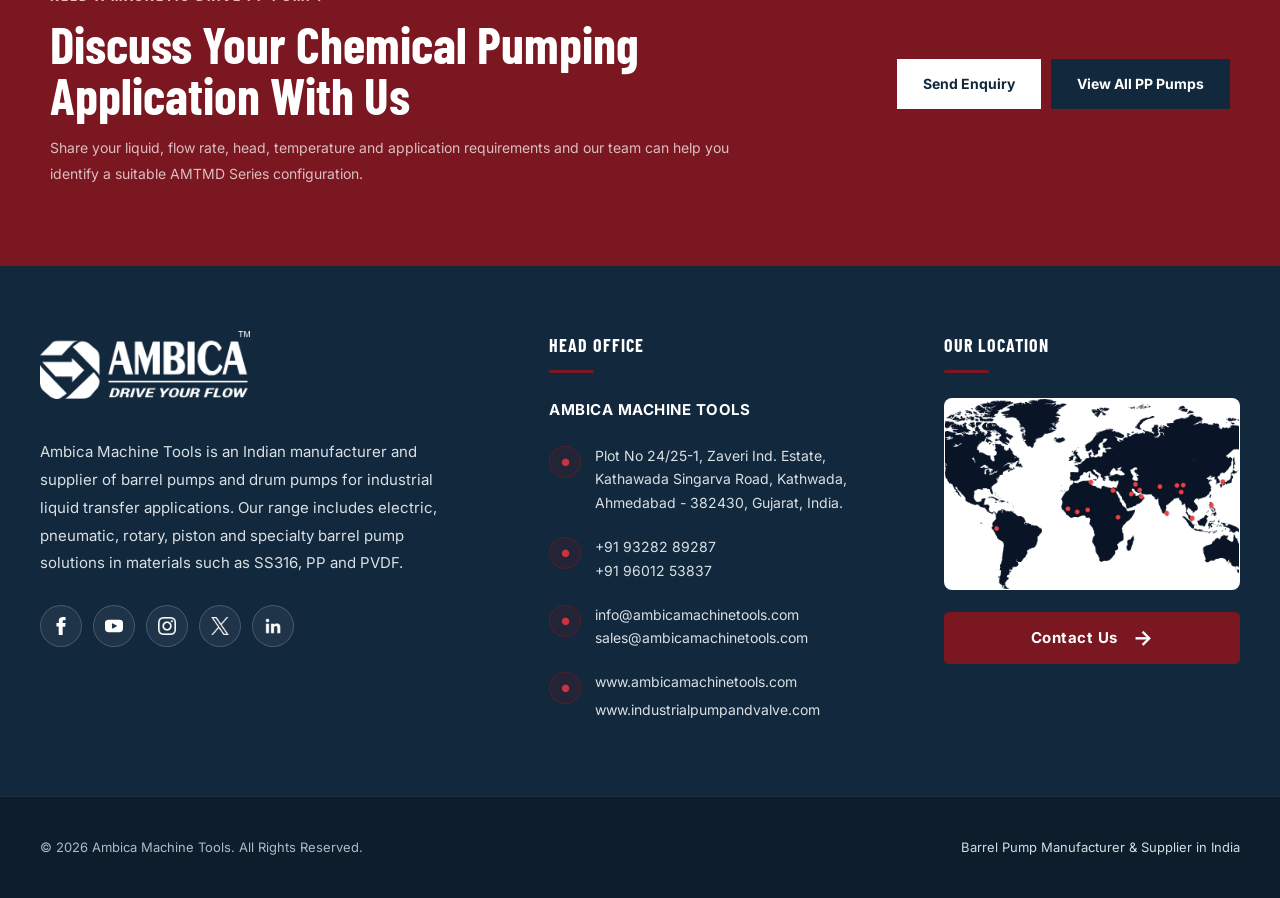
<file: amtmd-series-magnetic-drive-polypropylene-pump.html>
<!DOCTYPE html>
<html lang="en">
<head>

    <!-- =========================================================
         BASIC SEO
    ========================================================== -->

    <meta charset="UTF-8">
    <meta name="viewport" content="width=device-width, initial-scale=1.0">

    <title>AMTMD Series Magnetic Drive Polypropylene Pump | Magnetic Drive PP Pump</title>

    <meta name="description"
        content="AMTMD Series Magnetic Drive Polypropylene Pump for chemical, acid and corrosive liquid transfer. Seal-less magnetic drive construction in PP, PVDF and UHMWPE for industrial process applications.">

    <meta name="keywords"
        content="AMTMD Series Magnetic Drive Polypropylene Pump, Magnetic Drive Polypropylene Pump, Magnetic Driven Polypropylene Pump, Magnetic Drive Pump, Magnetic Driven Pump, Magnetic Drive PP Pump, Magnetic Driven PP Pump, PP Magnetic Pump, Polypropylene Magnetic Pump, Magnetic Drive Process Pump, Magnetic Driven Process Pump, Magnetic Drive Polypropylene Process Pump, PP Chemical Pump, Polypropylene Chemical Pump, Chemical Process Pump, Chemical Transfer Pump, Acid Transfer Pump">

    <meta name="robots" content="index, follow">

    <!-- CHANGE THIS TO YOUR ACTUAL LIVE URL -->
    <link rel="canonical"
        href="https://www.example.com/amtmd-series-magnetic-drive-polypropylene-pump.html">


    <!-- =========================================================
         OPEN GRAPH
    ========================================================== -->

    <meta property="og:type" content="product">

    <meta property="og:title"
        content="AMTMD Series Magnetic Drive Polypropylene Pump | Magnetic Drive PP Pump">

    <meta property="og:description"
        content="AMTMD Series seal-less magnetic drive polypropylene pump for chemical, acid, corrosive and industrial process liquid transfer applications.">

    <meta property="og:image"
        content="https://www.example.com/images/pp-products/amtd-series-main.jpg">

    <meta property="og:url"
        content="https://www.example.com/amtmd-series-magnetic-drive-polypropylene-pump.html">

    <meta property="og:site_name"
        content="Ambica Machine Tools">


    <!-- =========================================================
         TWITTER
    ========================================================== -->

    <meta name="twitter:card"
        content="summary_large_image">

    <meta name="twitter:title"
        content="AMTMD Series Magnetic Drive Polypropylene Pump">

    <meta name="twitter:description"
        content="Seal-less magnetic drive PP pump for chemical, acid and corrosive liquid applications.">

    <meta name="twitter:image"
        content="https://www.example.com/images/pp-products/amtd-series-main.jpg">


    <!-- =========================================================
         FONTS
    ========================================================== -->

    <link rel="preconnect"
        href="https://fonts.googleapis.com">

    <link rel="preconnect"
        href="https://fonts.gstatic.com"
        crossorigin>

    <link
        href="https://fonts.googleapis.com/css2?family=Barlow+Condensed:wght@400;500;600;700&family=Inter:wght@400;500;600;700&display=swap"
        rel="stylesheet">


    <!-- =========================================================
         EXISTING CSS
    ========================================================== -->

    <link rel="stylesheet"
        href="css/style.css">


     <!-- =========================================================
         FAVICON
    ========================================================== -->

    <link rel="icon" type="images/png" href="images/favicon-32x32.png" sizes="32x32" />
    <link rel="icon" type="images/png" href="images/favicon-16x16.png" sizes="16x16" />


    <!-- =========================================================
         ORGANIZATION SCHEMA
    ========================================================== -->

    <script type="application/ld+json">
    {
        "@context": "https://schema.org",
        "@type": "Organization",
        "name": "Ambica Machine Tools",
        "url": "https://www.ambicamachinetools.com/",
        "logo": "https://www.ambicamachinetools.com/images/ambica-logo.png",
        "description": "Manufacturer and supplier of industrial pumps, polypropylene pumps, magnetic drive pumps, chemical pumps and industrial fluid handling equipment in India.",
        "address": {
            "@type": "PostalAddress",
            "streetAddress": "Plot No 24/25-1, Zaveri Ind. Estate, Kathawada Singarva Road, Kathwada",
            "addressLocality": "Ahmedabad",
            "postalCode": "382430",
            "addressRegion": "Gujarat",
            "addressCountry": "IN"
        }
    }
    </script>


    <!-- =========================================================
         WEBPAGE SCHEMA
    ========================================================== -->

    <script type="application/ld+json">
    {
        "@context": "https://schema.org",
        "@type": "WebPage",
        "name": "AMTMD Series Magnetic Drive Polypropylene Pump",
        "url": "https://www.example.com/amtmd-series-magnetic-drive-polypropylene-pump.html",
        "description": "AMTMD Series Magnetic Drive Polypropylene Pump for chemical, acid, corrosive and industrial process liquid transfer applications.",
        "isPartOf": {
            "@type": "WebSite",
            "name": "Ambica Machine Tools",
            "url": "https://www.ambicamachinetools.com/"
        }
    }
    </script>


    <!-- =========================================================
         PRODUCT SCHEMA
    ========================================================== -->

    <script type="application/ld+json">
    {
        "@context": "https://schema.org",
        "@type": "Product",
        "name": "AMTMD Series Magnetic Drive Polypropylene Pump",
        "image": [
            "https://www.example.com/images/pp-products/amtd-series-main.jpg"
        ],
        "description": "AMTMD Series horizontal single-stage seal-less centrifugal magnetic drive polypropylene pump designed for chemical, acid, corrosive and industrial process liquid transfer.",
        "brand": {
            "@type": "Brand",
            "name": "Ambica Machine Tools"
        },
        "manufacturer": {
            "@type": "Organization",
            "name": "Ambica Machine Tools"
        },
        "category": "Magnetic Drive Polypropylene Pump"
    }
    </script>


    <!-- =========================================================
         BREADCRUMB SCHEMA
    ========================================================== -->

    <script type="application/ld+json">
    {
        "@context": "https://schema.org",
        "@type": "BreadcrumbList",
        "itemListElement": [
            {
                "@type": "ListItem",
                "position": 1,
                "name": "Home",
                "item": "https://www.example.com/"
            },
            {
                "@type": "ListItem",
                "position": 2,
                "name": "Polypropylene Pumps",
                "item": "https://www.example.com/"
            },
            {
                "@type": "ListItem",
                "position": 3,
                "name": "AMTMD Series Magnetic Drive Polypropylene Pump",
                "item": "https://www.example.com/amtmd-series-magnetic-drive-polypropylene-pump.html"
            }
        ]
    }
    </script>


    <!-- =========================================================
         FAQ SCHEMA
    ========================================================== -->

    <script type="application/ld+json">
    {
        "@context": "https://schema.org",
        "@type": "FAQPage",
        "mainEntity": [

            {
                "@type": "Question",
                "name": "What is the AMTMD Series Magnetic Drive Polypropylene Pump?",
                "acceptedAnswer": {
                    "@type": "Answer",
                    "text": "The AMTMD Series is a horizontal single-stage seal-less centrifugal magnetic drive pump designed for handling chemicals, acids, corrosive liquids and demanding industrial process fluids."
                }
            },

            {
                "@type": "Question",
                "name": "What is a magnetic drive polypropylene pump?",
                "acceptedAnswer": {
                    "@type": "Answer",
                    "text": "A magnetic drive polypropylene pump transfers rotational power to the impeller through a magnetic coupling, allowing a seal-less liquid path design suitable for many corrosive and chemical handling applications."
                }
            },

            {
                "@type": "Question",
                "name": "What materials are available in AMTMD Series pumps?",
                "acceptedAnswer": {
                    "@type": "Answer",
                    "text": "The AMTMD Series is available with liquid-path material options including polypropylene, PVDF and UHMWPE, depending on application requirements."
                }
            },

            {
                "@type": "Question",
                "name": "What is the maximum capacity of the AMTMD Series?",
                "acceptedAnswer": {
                    "@type": "Answer",
                    "text": "The AMTMD Series has a capacity of up to 100 m³/hr, depending on the selected model and operating conditions."
                }
            },

            {
                "@type": "Question",
                "name": "Where are magnetic drive PP pumps used?",
                "acceptedAnswer": {
                    "@type": "Answer",
                    "text": "Magnetic drive PP pumps are used in chemical plants, water treatment, pharmaceutical and cosmetic industries, cleaning chemical systems, acid and alkali transfer, and other corrosive process applications."
                }
            }

        ]
    }
    </script>

</head>


<body>

<!-- =========================================================
    HEADER
========================================================== -->
<header class="header">
    <div class="container nav">
      <a href="index.html" class="logo">
        <img src="images/ambica-logo.png" alt="Ambica Machine Tools">
      </a>
  
      <button class="menu-toggle" aria-label="Open navigation" aria-expanded="false">
        <span></span><span></span><span></span>
      </button>
        
        <nav class="nav-links">
            <a href="index.html">Home</a>
            <a href="index.html#about">About</a>
            <a href="index.html#products">Products</a>
            <a href="index.html#applications">Applications</a>
            <a href="index.html#construction">Construction</a>
            <a href="#faq">FAQ</a>
            <a href="privacy-policy.html">Privacy Policy</a>
            <a href="warranty-policy.html">Warranty Policy</a>
            <a href="#contact"
                class="nav-btn"
                rel="noopener noreferrer">Enquire Now</a>
        </nav>
    </div>
  </header>


<!-- =========================================================
     AMTMD HERO
========================================================= -->

<section class="amtpp-hero">

    <div class="amtpp-hero-grid"></div>

    <div class="container">


        <div class="amtpp-breadcrumb">

            <a href="index.html">
                Polypropylene Pumps
            </a>

            <span>/</span>

            <span>
                AMTMD Series
            </span>

        </div>


        <div class="amtpp-hero-layout">


            <!-- HERO CONTENT -->

            <div class="amtpp-hero-content">

                <span class="amtpp-eyebrow">
                    AMTMD SERIES
                </span>


                <h1>

                    <strong>
                        Magnetic Drive Polypropylene Pump
                    </strong>

                </h1>


                <p class="amtpp-hero-text">

                    Horizontal single-stage seal-less centrifugal
                    magnetic drive pump designed for reliable handling
                    of acids, alkalis, chemicals, corrosive liquids and
                    demanding industrial process fluids.

                </p>


                <div class="amtpp-hero-tags">

                    <span>
                        Magnetic Drive PP Pump
                    </span>

                    <span>
                        Seal-less Pump
                    </span>

                    <span>
                        Chemical Process Pump
                    </span>

                </div>


                <div class="amtpp-hero-buttons">

                    <a
                        href="https://www.industrialpumpandvalve.com/contact-us.html"
                        class="amtpp-btn amtpp-btn-primary" target="_blank">

                        Enquire Now

                    </a>


                    <a
                        href="#specifications"
                        class="amtpp-btn amtpp-btn-outline">

                        View Specifications

                    </a>

                </div>

            </div>


            <!-- HERO IMAGE -->

            <div class="amtpp-hero-image">

                <div class="amtpp-image-ring"></div>


                <img
                    src="images/pp-products/AMTD.png"
                    alt="AMTMD Series Magnetic Drive Polypropylene Pump"
                    loading="eager" class="amtmd">

            </div>

        </div>

    </div>

</section>


<!-- =========================================================
     INTRO
========================================================= -->

<section class="amtpp-intro">

    <div class="container">


        <div class="amtpp-section-heading">

            <span class="amtpp-kicker">
                MAGNETIC DRIVE POLYPROPYLENE PUMP
            </span>


            <h2>
                AMTMD Series Magnetic Drive Polypropylene Pump Manufacturer in India
            </h2>

        </div>


        <div class="amtpp-intro-grid">


            <div>

                <p>

                    The <strong>AMTMD Series Magnetic Drive Polypropylene Pump</strong>
                    is a horizontal single-stage seal-less centrifugal
                    magnetic drive pump developed for demanding chemical,
                    corrosive and industrial process applications.

                </p>


                <p>

                    Unlike conventional mechanically sealed pump
                    arrangements, the magnetic drive design transfers
                    motor power to the impeller through a magnetic coupling.
                    This makes the AMTMD Series a suitable solution for
                    applications where reducing conventional shaft-seal
                    related concerns is important.

                </p>


                <p>

                    The AMTMD Series is available in
                    <strong>Polypropylene, PVDF and UHMWPE</strong>
                    liquid-path material options, allowing the pump to be
                    selected according to chemical compatibility,
                    temperature and process requirements.

                </p>

            </div>


            <div class="amtpp-highlight-box">


                <div class="amtpp-highlight-item">

                    <strong>
                        100 m³/hr
                    </strong>

                    <span>
                        Capacity Up To
                    </span>

                </div>


                <div class="amtpp-highlight-item">

                    <strong>
                        60 m
                    </strong>

                    <span>
                        Head Up To
                    </span>

                </div>


                <div class="amtpp-highlight-item">

                    <strong>
                        120°C
                    </strong>

                    <span>
                        Temperature Up To
                    </span>

                </div>


                <div class="amtpp-highlight-item">

                    <strong>
                        DN15–100
                    </strong>

                    <span>
                        Pump Size
                    </span>

                </div>

            </div>

        </div>

    </div>

</section>


<!-- =========================================================
     PRODUCT OVERVIEW
========================================================= -->

<section class="amtpp-overview">

    <div class="container">


        <div class="amtpp-two-column">


            <div class="amtpp-overview-image">

                <img
                    src="images/pp-products/AMTD.png"
                    alt="AMTMD Series Magnetic Drive PP Pump"
                    loading="lazy">

            </div>


            <div class="amtpp-overview-content">

                <span class="amtpp-kicker">
                    PRODUCT OVERVIEW
                </span>


                <h2>
                    Seal-Less Magnetic Drive Pump for Corrosive Process Liquids
                </h2>


                <p>

                    The AMTMD Series is designed as a
                    <strong>horizontal single-stage seal-less centrifugal
                    magnetic drive pump</strong>
                    for applications where chemical resistance and
                    reliable process liquid handling are important.

                </p>


                <p>

                    Its magnetic coupling design provides a sealed liquid
                    handling arrangement without a conventional rotating
                    shaft seal in the liquid path. The pump can therefore
                    be considered for demanding chemical transfer and
                    corrosive liquid applications.

                </p>


                <ul class="amtpp-check-list">


                    <li>

                        <span>✓</span>

                        Seal-less magnetic drive construction

                    </li>


                    <li>

                        <span>✓</span>

                        Polypropylene, PVDF and UHMWPE options

                    </li>


                    <li>

                        <span>✓</span>

                        Suitable for corrosive chemical liquids

                    </li>


                    <li>

                        <span>✓</span>

                        Suitable for acid and alkali transfer

                    </li>


                    <li>

                        <span>✓</span>

                        Industrial chemical process applications

                    </li>

                </ul>

            </div>

        </div>

    </div>

</section>




<!-- =========================================================
     TECHNICAL SPECIFICATIONS
========================================================= -->

<section
    class="amtpp-specifications"
    id="specifications">

    <div class="container">


        <div class="amtpp-section-heading">

            <span class="amtpp-kicker">
                TECHNICAL SPECIFICATIONS
            </span>


            <h2>
                AMTMD Series Magnetic Drive Pump Operating Range
            </h2>


            <p>

                The following operating range is based on the AMTMD Series
                product brochure. Actual pump selection should be confirmed
                against the required duty point and application.

            </p>

        </div>


        <div class="amtpp-spec-grid">


            <div class="amtpp-spec-box">

                <span>
                    01
                </span>

                <small>
                    CAPACITY
                </small>

                <strong>
                    Up to 100 m³/hr
                </strong>

            </div>


            <div class="amtpp-spec-box">

                <span>
                    02
                </span>

                <small>
                    TOTAL DELIVERY HEAD
                </small>

                <strong>
                    Up to 60 m
                </strong>

            </div>


            <div class="amtpp-spec-box">

                <span>
                    03
                </span>

                <small>
                    PUMP SIZE
                </small>

                <strong>
                    DN15–100 mm
                </strong>

            </div>


            <div class="amtpp-spec-box">

                <span>
                    04
                </span>

                <small>
                    TEMPERATURE
                </small>

                <strong>
                    Up to 120°C
                </strong>

            </div>

        </div>


        <div class="amtpp-table-wrap amtpp-spec-table-wrap">

            <table class="amtpp-table">


                <thead>

                    <tr>

                        <th>
                            Parameter
                        </th>

                        <th>
                            AMTMD Series
                        </th>

                    </tr>

                </thead>


                <tbody>


                    <tr>

                        <td>
                            Pump Type
                        </td>

                        <td>
                            Horizontal Single-Stage Seal-Less
                            Centrifugal Magnetic Drive Pump
                        </td>

                    </tr>


                    <tr>

                        <td>
                            Drive Type
                        </td>

                        <td>
                            Magnetic Drive
                        </td>

                    </tr>


                    <tr>

                        <td>
                            Capacity
                        </td>

                        <td>
                            Up to 100 m³/hr
                        </td>

                    </tr>


                    <tr>

                        <td>
                            Total Delivery Head
                        </td>

                        <td>
                            Up to 60 m
                        </td>

                    </tr>


                    <tr>

                        <td>
                            Pump Size
                        </td>

                        <td>
                            DN15–100 mm
                        </td>

                    </tr>


                    <tr>

                        <td>
                            Speed – 50 Hz
                        </td>

                        <td>
                            1440 / 2880 RPM
                        </td>

                    </tr>


                    <tr>

                        <td>
                            Speed – 60 Hz
                        </td>

                        <td>
                            1750 / 3500 RPM
                        </td>

                    </tr>


                    <tr>

                        <td>
                            Maximum Temperature
                        </td>

                        <td>
                            Up to 120°C
                        </td>

                    </tr>


                </tbody>

            </table>

        </div>

    </div>

</section>


<!-- =========================================================
     MODEL RANGE
========================================================= -->

<section class="amtpp-models">

    <div class="container">


        <div class="amtpp-section-heading">

            <span class="amtpp-kicker">
                AMTMD MODEL RANGE
            </span>


            <h2>
                AMTMD Series Magnetic Drive Pump Models
            </h2>


            <p>

                The AMTMD Series includes multiple pump models covering
                different process flow and head requirements. Final model
                selection should be confirmed against the actual duty point.

            </p>

        </div>


        <div class="amtpp-model-grid">


            <div>
                AMTMD-25
            </div>


            <div>
                AMTMD-50
            </div>


            <div>
                AMTMD-75
            </div>


            <div>
                AMTMD-100
            </div>


            <div>
                AMTMD-200
            </div>


            <div>
                AMTMD-300
            </div>


            <div>
                AMTMD-500
            </div>

        </div>


        <div class="amtpp-model-note">

            <strong>
                Need help selecting an AMTMD model?
            </strong>


            <span>

                Share your liquid, flow rate, head, temperature and
                application details with our team.

            </span>


            <a href="https://www.industrialpumpandvalve.com/contact-us.html" target="_blank">

                Request Selection Assistance →

            </a>

        </div>

    </div>

</section>
<!-- =========================================================
     MATERIAL OF CONSTRUCTION
========================================================= -->

<section class="amtpp-material pt-0">

    <div class="container">


        <div class="amtpp-section-heading">

            <span class="amtpp-kicker">
                MATERIAL OF CONSTRUCTION
            </span>


            <h2>
                AMTMD Series Material Options
            </h2>


            <p>

                Different liquid-path materials are available to suit
                chemical compatibility and operating conditions.

            </p>

        </div>


        <div class="amtpp-table-wrap">

            <table class="amtpp-table">

                <thead>

                    <tr>

                        <th>
                            Material
                        </th>

                        <th>
                            Application / Advantage
                        </th>

                    </tr>

                </thead>


                <tbody>


                    <tr>

                        <td>
                            Polypropylene
                        </td>

                        <td>
                            Suitable for many chemical, acid, alkali and
                            water treatment applications.
                        </td>

                    </tr>


                    <tr>

                        <td>
                            PVDF
                        </td>

                        <td>
                            High chemical resistance for demanding
                            corrosive process applications.
                        </td>

                    </tr>


                    <tr>

                        <td>
                            UHMWPE
                        </td>

                        <td>
                            Suitable for selected chemical and process
                            liquid handling requirements.
                        </td>

                    </tr>


                </tbody>

            </table>

        </div>

    </div>

</section>


<!-- =========================================================
     MAGNETIC DRIVE / SEAL-LESS
========================================================= -->

<section class="amtpp-sealing">

    <div class="container">


        <div class="amtpp-sealing-grid">


            <div class="amtpp-sealing-content">

                <span class="amtpp-kicker">
                    MAGNETIC DRIVE TECHNOLOGY
                </span>


                <h2>
                    Seal-Less Magnetic Drive Design
                </h2>


                <p>

                    The AMTMD Series uses magnetic coupling technology
                    to transmit motor power to the pump impeller.
                    The liquid path is separated from the motor drive
                    arrangement, eliminating the need for a conventional
                    rotating shaft seal within the liquid path.

                </p>


                <div class="amtpp-seal-list">


                    <div class="amtpp-seal-item">

                        <span class="amtpp-seal-icon">
                            01
                        </span>


                        <div>

                            <h3>
                                Magnetic Coupling
                            </h3>


                            <p>

                                Motor torque is transmitted through
                                magnetic coupling to rotate the impeller
                                without a conventional shaft seal.

                            </p>

                        </div>

                    </div>


                    <div class="amtpp-seal-item">

                        <span class="amtpp-seal-icon">
                            02
                        </span>


                        <div>

                            <h3>
                                Seal-Less Liquid Path
                            </h3>


                            <p>

                                The design separates the pump liquid
                                chamber from the motor drive arrangement,
                                making it suitable for many demanding
                                chemical applications.

                            </p>

                        </div>

                    </div>


                    <div class="amtpp-seal-item">

                        <span class="amtpp-seal-icon">
                            03
                        </span>


                        <div>

                            <h3>
                                Suitable for Chemical Transfer
                            </h3>


                            <p>

                                Suitable for compatible acids, alkalis,
                                chemicals and corrosive process liquids
                                when correctly selected.

                            </p>

                        </div>

                    </div>


                </div>

            </div>


            <div class="amtpp-sealing-card">


                <div class="amtpp-sealing-card-top">
                    MAGNETIC DRIVE
                </div>


                <h3>
                    Designed for Demanding Chemical Applications
                </h3>


                <p>

                    Select the appropriate pump material and model based
                    on liquid chemistry, concentration, temperature,
                    flow rate, head and other operating conditions.

                </p>


                <a href="https://www.industrialpumpandvalve.com/contact-us.html" target="_blank">
                    Discuss Your Application →
                </a>

            </div>

        </div>

    </div>

</section>

<!-- =========================================================
     TEMPERATURE RESISTANCE
========================================================= -->

<section class="amtpp-temperature pt-0">

    <div class="container">


        <div class="amtpp-temperature-layout">


            <div>

                <span class="amtpp-kicker">
                    TEMPERATURE RESISTANCE
                </span>


                <h2>
                    Magnetic Drive Pump Material Temperature Range
                </h2>


                <p>

                    Material selection should be based on the chemical,
                    operating temperature and actual process conditions.
                    The following ranges are based on the AMTMD product
                    brochure.

                </p>

            </div>


            <div class="amtpp-temp-cards">


                <div class="amtpp-temp-card">

                    <span>
                        PP
                    </span>

                    <strong>
                        50° – 80°C
                    </strong>

                    <small>
                        Polypropylene
                    </small>

                </div>


                <div class="amtpp-temp-card">

                    <span>
                        PPH
                    </span>

                    <strong>
                        90° – 100°C
                    </strong>

                    <small>
                        Polypropylene Homopolymer
                    </small>

                </div>


                <div class="amtpp-temp-card">

                    <span>
                        PVDF
                    </span>

                    <strong>
                        100° – 115°C
                    </strong>

                    <small>
                        High Chemical Resistance
                    </small>

                </div>

            </div>

        </div>

    </div>

</section>
<!-- =========================================================
     FEATURES
========================================================= -->

<section class="amtpp-features">

    <div class="container">


        <div class="amtpp-section-heading amtpp-heading-light">

            <span class="amtpp-kicker">
                KEY FEATURES
            </span>


            <h2>
                AMTMD Series Magnetic Drive Pump Features
            </h2>


            <p>

                Designed for demanding chemical and industrial process
                applications where corrosion resistance and seal-less
                pump construction are important.

            </p>

        </div>


        <div class="amtpp-feature-grid">


            <div class="amtpp-feature-card">

                <div class="amtpp-feature-number">
                    01
                </div>


                <h3>
                    Seal-Less Magnetic Drive
                </h3>


                <p>

                    Magnetic coupling transfers motor power to the
                    impeller without a conventional rotating shaft seal
                    in the liquid path.

                </p>

            </div>


            <div class="amtpp-feature-card">

                <div class="amtpp-feature-number">
                    02
                </div>


                <h3>
                    Chemical Resistant Materials
                </h3>


                <p>

                    Polypropylene, PVDF and UHMWPE material options
                    allow selection according to chemical compatibility
                    and process requirements.

                </p>

            </div>


            <div class="amtpp-feature-card">

                <div class="amtpp-feature-number">
                    03
                </div>


                <h3>
                    Corrosive Liquid Handling
                </h3>


                <p>

                    Designed for acids, alkalis, cleaning chemicals,
                    water treatment chemicals and other compatible
                    corrosive process liquids.

                </p>

            </div>


            <div class="amtpp-feature-card">

                <div class="amtpp-feature-number">
                    04
                </div>


                <h3>
                    Industrial Process Duty
                </h3>


                <p>

                    Suitable for chemical, pharmaceutical, cosmetic,
                    food-related chemical and industrial fluid handling
                    applications.

                </p>

            </div>

        </div>

    </div>

</section>

<!-- =========================================================
     APPLICATIONS
========================================================= -->

<section class="amtpp-applications">

    <div class="container">


        <div class="amtpp-section-heading amtpp-heading-light">

            <span class="amtpp-kicker">
                INDUSTRIAL APPLICATIONS
            </span>


            <h2>
                AMTMD Magnetic Drive PP Pump Applications
            </h2>


            <p>

                Suitable for a broad range of chemical, corrosive and
                industrial process liquid handling applications.

            </p>

        </div>


        <div class="amtpp-application-grid">


            <div class="amtpp-application-card">

                <span>01</span>

                <h3>
                    Acid Transfer
                </h3>

                <p>
                    Transfer of compatible acids and corrosive liquids
                    in chemical and industrial process plants.
                </p>

            </div>


            <div class="amtpp-application-card">

                <span>02</span>

                <h3>
                    Alkali Transfer
                </h3>

                <p>
                    Suitable for compatible alkaline and caustic chemical
                    handling applications.
                </p>

            </div>


            <div class="amtpp-application-card">

                <span>03</span>

                <h3>
                    Chemical Industries
                </h3>

                <p>
                    Designed for chemical processing and corrosive
                    liquid transfer applications.
                </p>

            </div>


            <div class="amtpp-application-card">

                <span>04</span>

                <h3>
                    Water Treatment
                </h3>

                <p>
                    Suitable for water treatment chemicals and compatible
                    process liquid transfer.
                </p>

            </div>


            <div class="amtpp-application-card">

                <span>05</span>

                <h3>
                    Pharmaceutical
                </h3>

                <p>
                    Chemical and process liquid applications in
                    pharmaceutical industries.
                </p>

            </div>


            <div class="amtpp-application-card">

                <span>06</span>

                <h3>
                    Cosmetic Industry
                </h3>

                <p>
                    Suitable for compatible low-viscosity chemicals
                    and process fluids.
                </p>

            </div>


            <div class="amtpp-application-card">

                <span>07</span>

                <h3>
                    Food & Beverage
                </h3>

                <p>
                    Chemical and cleaning process applications where
                    suitable material compatibility is required.
                </p>

            </div>


            <div class="amtpp-application-card">

                <span>08</span>

                <h3>
                    Cleaning Chemicals
                </h3>

                <p>
                    Transfer of compatible cleaning and industrial
                    process chemicals.
                </p>

            </div>


            <div class="amtpp-application-card">

                <span>09</span>

                <h3>
                    Sodium Hydroxide
                </h3>

                <p>
                    Suitable for compatible sodium hydroxide transfer
                    applications.
                </p>

            </div>


            <div class="amtpp-application-card">

                <span>10</span>

                <h3>
                    Nitric Acid
                </h3>

                <p>
                    Chemical transfer applications requiring suitable
                    corrosion-resistant pump materials.
                </p>

            </div>


            <div class="amtpp-application-card">

                <span>11</span>

                <h3>
                    Hydrogen Peroxide
                </h3>

                <p>
                    Compatible chemical transfer applications with
                    appropriate material selection.
                </p>

            </div>


            <div class="amtpp-application-card">

                <span>12</span>

                <h3>
                    Heat Transfer Oils
                </h3>

                <p>
                    Suitable for selected heat transfer liquid applications
                    according to material compatibility.
                </p>

            </div>

        </div>

    </div>

</section>


<!-- =========================================================
     WHY CHOOSE AMTMD
========================================================= -->

<section class="amtpp-why">

    <div class="container">


        <div class="amtpp-section-heading">

            <span class="amtpp-kicker">
                WHY AMTMD SERIES
            </span>


            <h2>
                Why Choose an AMTMD Magnetic Drive Polypropylene Pump?
            </h2>

        </div>


        <div class="amtpp-why-grid">


            <div class="amtpp-why-card">

                <div class="amtpp-why-icon">
                    01
                </div>


                <div>

                    <h3>
                        Seal-Less Magnetic Drive
                    </h3>


                    <p>

                        Magnetic coupling technology eliminates the need
                        for a conventional rotating shaft seal within the
                        liquid path.

                    </p>

                </div>

            </div>


            <div class="amtpp-why-card">

                <div class="amtpp-why-icon">
                    02
                </div>


                <div>

                    <h3>
                        Corrosion-Resistant Materials
                    </h3>


                    <p>

                        PP, PVDF and UHMWPE options provide flexibility
                        for different chemical and corrosive liquid
                        applications.

                    </p>

                </div>

            </div>


            <div class="amtpp-why-card">

                <div class="amtpp-why-icon">
                    03
                </div>


                <div>

                    <h3>
                        Chemical Process Applications
                    </h3>


                    <p>

                        Suitable for acids, alkalis, cleaning chemicals,
                        water treatment chemicals and industrial process
                        liquids.

                    </p>

                </div>

            </div>


            <div class="amtpp-why-card">

                <div class="amtpp-why-icon">
                    04
                </div>


                <div>

                    <h3>
                        Application-Based Selection
                    </h3>


                    <p>

                        Different models and material options can be
                        selected according to flow, head, temperature
                        and liquid compatibility.

                    </p>

                </div>

            </div>

        </div>

    </div>

</section>


<!-- =========================================================
     FAQ
========================================================= -->

<section
    class="amtpp-faq"
    id="faq">

    <div class="container">


        <div class="amtpp-section-heading">

            <span class="amtpp-kicker">
                FAQ
            </span>


            <h2>
                Frequently Asked Questions About Magnetic Drive PP Pumps
            </h2>

        </div>


        <div class="amtpp-faq-list">


            <details open>

                <summary>
                    What is the AMTMD Series Magnetic Drive Polypropylene Pump?
                </summary>


                <p>

                    The AMTMD Series is a horizontal single-stage
                    seal-less centrifugal magnetic drive pump designed
                    for handling chemicals, acids, alkalis, corrosive
                    liquids and industrial process fluids.

                </p>

            </details>


            <details>

                <summary>
                    What is a magnetic drive polypropylene pump?
                </summary>


                <p>

                    A magnetic drive polypropylene pump uses magnetic
                    coupling to transfer motor power to the impeller.
                    This provides a seal-less liquid path and makes the
                    pump suitable for many chemical and corrosive
                    liquid applications.

                </p>

            </details>


            <details>

                <summary>
                    What is the advantage of a seal-less magnetic drive pump?
                </summary>


                <p>

                    The magnetic drive arrangement separates the motor
                    drive from the pumped liquid and does not require
                    a conventional rotating shaft seal in the liquid
                    path. This design is useful for many demanding
                    chemical handling applications.

                </p>

            </details>


            <details>

                <summary>
                    What materials are available for AMTMD pumps?
                </summary>


                <p>

                    AMTMD Series pumps are available with polypropylene,
                    PVDF and UHMWPE liquid-path material options depending
                    on the application and chemical compatibility.

                </p>

            </details>


            <details>

                <summary>
                    What is the maximum capacity of the AMTMD Series?
                </summary>


                <p>

                    The AMTMD Series has a capacity of up to 100 m³/hr,
                    depending on the selected model, operating conditions
                    and required duty point.

                </p>

            </details>


            <details>

                <summary>
                    What industries use magnetic drive PP pumps?
                </summary>


                <p>

                    Magnetic drive PP pumps are used in chemical,
                    pharmaceutical, cosmetic, water treatment, cleaning
                    chemical and other industrial process applications
                    involving compatible corrosive or chemical liquids.

                </p>

            </details>


            <details>

                <summary>
                    What information is required to select an AMTMD pump?
                </summary>


                <p>

                    Pump selection normally requires liquid name and
                    concentration, required flow rate, head, temperature,
                    specific gravity, viscosity and suction conditions.
                    Material compatibility should also be confirmed.

                </p>

            </details>

        </div>

    </div>

</section>


<!-- =========================================================
     FINAL CTA
========================================================= -->

<section class="amtpp-final-cta" id="contact">

    <div class="container">


        <div class="amtpp-cta-inner">


            <div>

                <span class="amtpp-kicker">
                    NEED A MAGNETIC DRIVE PP PUMP?
                </span>


                <h2>
                    Discuss Your Chemical Pumping Application With Us
                </h2>


                <p>

                    Share your liquid, flow rate, head, temperature and
                    application requirements and our team can help you
                    identify a suitable AMTMD Series configuration.

                </p>

            </div>


            <div class="amtpp-cta-buttons">


                <a
                    href="https://www.industrialpumpandvalve.com/contact-us.html"
                    class="amtpp-btn amtpp-btn-white" target="_blank">

                    Send Enquiry

                </a>


                <a
                    href="index.html"
                    class="amtpp-btn amtpp-btn-dark">

                    View All PP Pumps

                </a>

            </div>

        </div>

    </div>

</section>


<!-- =========================================================
     FOOTER
========================================================== -->

<footer class="site-footer">

    <!-- Decorative Background -->
    <div class="footer-bg-logo">
        <img src="images/footer-bg-logo.png"
             alt=""
             aria-hidden="true">
    </div>
  
    <div class="footer-main">
  
        <div class="custom-container">
  
            <div class="footer-grid">
  
                <!-- =========================
                     COLUMN 1 : COMPANY
                ========================== -->
                <div class="footer-column footer-company">
  
                    <a href="https://www.ambicamachinetools.com/"
                       class="footer-logo"
                       aria-label="Ambica Machine Tools Home">
  
                        <img src="images/ambica-footer-logo.png"
                             alt="Ambica Machine Tools">
                    </a>
  
                    <p class="footer-description">
                        Ambica Machine Tools is an Indian manufacturer and
                        supplier of barrel pumps and drum pumps for industrial
                        liquid transfer applications. Our range includes
                        electric, pneumatic, rotary, piston and specialty
                        barrel pump solutions in materials such as SS316,
                        PP and PVDF.
                    </p>
  
                    <!-- Social Media -->
                    <div class="footer-social">
  
                        <a href="https://www.facebook.com/ambicamachine/"
                           target="_blank"
                           rel="noopener noreferrer"
                           aria-label="Ambica Machine Tools Facebook">
  
                            <img src="images/facebook.svg"
                                 alt="Facebook">
                        </a>
  
                        <a href="https://www.youtube.com/@ambicamachinetools7338"
                           target="_blank"
                           rel="noopener noreferrer"
                           aria-label="Ambica Machine Tools YouTube">
  
                            <img src="images/youtube.svg"
                                 alt="YouTube">
                        </a>
  
                        <a href="https://www.instagram.com/ambicamachinetools/"
                           target="_blank"
                           rel="noopener noreferrer"
                           aria-label="Ambica Machine Tools Instagram">
  
                            <img src="images/instagram.png"
                                 alt="Instagram">
                        </a>
  
                        <a href="https://x.com/ambicamachine"
                           target="_blank"
                           rel="noopener noreferrer"
                           aria-label="Ambica Machine Tools X">
  
                            <img src="images/twitter-img.png"
                                 alt="X">
                        </a>
  
                        <a href="https://www.linkedin.com/company/ambica-machine-tools"
                           target="_blank"
                           rel="noopener noreferrer"
                           aria-label="Ambica Machine Tools LinkedIn">
  
                            <img src="images/linkedin-img.png"
                                 alt="LinkedIn">
                        </a>
  
                    </div>
  
                </div>
  
  
                <!-- =========================
                     COLUMN 3 : HEAD OFFICE
                ========================== -->
                <div class="footer-column footer-contact">
  
                    <h3>HEAD OFFICE</h3>
  
                    <h4>AMBICA MACHINE TOOLS</h4>
  
                    <div class="contact-item">
  
                        <span class="contact-icon">●</span>
  
                        <p>
                            Plot No 24/25-1, Zaveri Ind. Estate,
                            Kathawada Singarva Road, Kathwada,
                            Ahmedabad - 382430,
                            Gujarat, India.
                        </p>
  
                    </div>
  
  
                    <div class="contact-item">
  
                        <span class="contact-icon">●</span>
  
                        <p>
  
                            <a href="tel:+919328289287">
                                +91 93282 89287
                            </a>
  
                            <br>
  
                            <a href="tel:+919601253837">
                                +91 96012 53837
                            </a>
  
                        </p>
  
                    </div>
  
  
                    <div class="contact-item">
  
                        <span class="contact-icon">●</span>
  
                        <p>
  
                            <a href="mailto:info@ambicamachinetools.com">
                                info@ambicamachinetools.com
                            </a>
  
                            <br>
  
                            <a href="mailto:sales@ambicamachinetools.com">
                                sales@ambicamachinetools.com
                            </a>
  
                        </p>
  
                    </div>
  
  
                    <div class="contact-item">
  
                        <span class="contact-icon">●</span>
  
                        <p>
  
                            <a href="https://www.ambicamachinetools.com/"
                               target="_blank"
                               rel="noopener noreferrer">
  
                                www.ambicamachinetools.com
  
                            </a>
                            <a href="https://www.industrialpumpandvalve.com/"
                               target="_blank"
                               rel="noopener noreferrer">
  
                                www.industrialpumpandvalve.com
  
                            </a>
  
                        </p>
  
                    </div>
  
                </div>
  
  
                <!-- =========================
                     COLUMN 4 : MAP / CONTACT
                ========================== -->
                <div class="footer-column footer-map">
  
                    <h3>OUR LOCATION</h3>
  
                    <div class="footer-map-image">
  
                        <img src="images/map-img.png"
                             alt="Ambica Machine Tools Ahmedabad Gujarat India location map"
                             loading="lazy">
  
                    </div>
  
                    <a href="https://www.industrialpumpandvalve.com/contact-us.html"
                       class="footer-contact-btn" target="_blank">
  
                        Contact Us
                        <span>→</span>
  
                    </a>
  
                </div>
  
            </div>
  
        </div>
  
    </div>
  
  
    <!-- ================================
         BOTTOM FOOTER
    ================================= -->
  
    <div class="footer-bottom">
  
        <div class="custom-container">
  
            <div class="footer-bottom-inner">
  
                <p>
                    © 2026 Ambica Machine Tools.
                    All Rights Reserved.
                </p>
  
                <p>
                    Barrel Pump Manufacturer &amp; Supplier in India
                </p>
  
            </div>
  
        </div>
  
    </div>
  
  </footer>


<!-- =========================================================
     MOBILE MENU + REVEAL SCRIPT
========================================================= -->

<script>

document.addEventListener("DOMContentLoaded", function () {


    /* MOBILE MENU */

    const toggle =
        document.getElementById("mobileMenuToggle");

    const nav =
        document.getElementById("mainNav");


    if (toggle && nav) {

        toggle.addEventListener("click", function () {

            nav.classList.toggle("active");

        });

    }


    const navLinks =
        document.querySelectorAll("#mainNav a");


    navLinks.forEach(function (link) {

        link.addEventListener("click", function () {

            nav.classList.remove("active");

        });

    });


    /* SCROLL REVEAL */

    const revealElements =
        document.querySelectorAll(
            ".amtpp-feature-card, " +
            ".amtpp-application-card, " +
            ".amtpp-why-card, " +
            ".amtpp-temp-card"
        );


    if ("IntersectionObserver" in window) {


        const observer =
            new IntersectionObserver(

                function (entries) {

                    entries.forEach(function (entry) {

                        if (entry.isIntersecting) {

                            entry.target.classList.add(
                                "amtpp-visible"
                            );

                        }

                    });

                },

                {
                    threshold: 0.12
                }

            );


        revealElements.forEach(function (element) {

            observer.observe(element);

        });

    } else {

        revealElements.forEach(function (element) {

            element.classList.add("amtpp-visible");

        });

    }

});

</script>


</body>
</html>
</file>
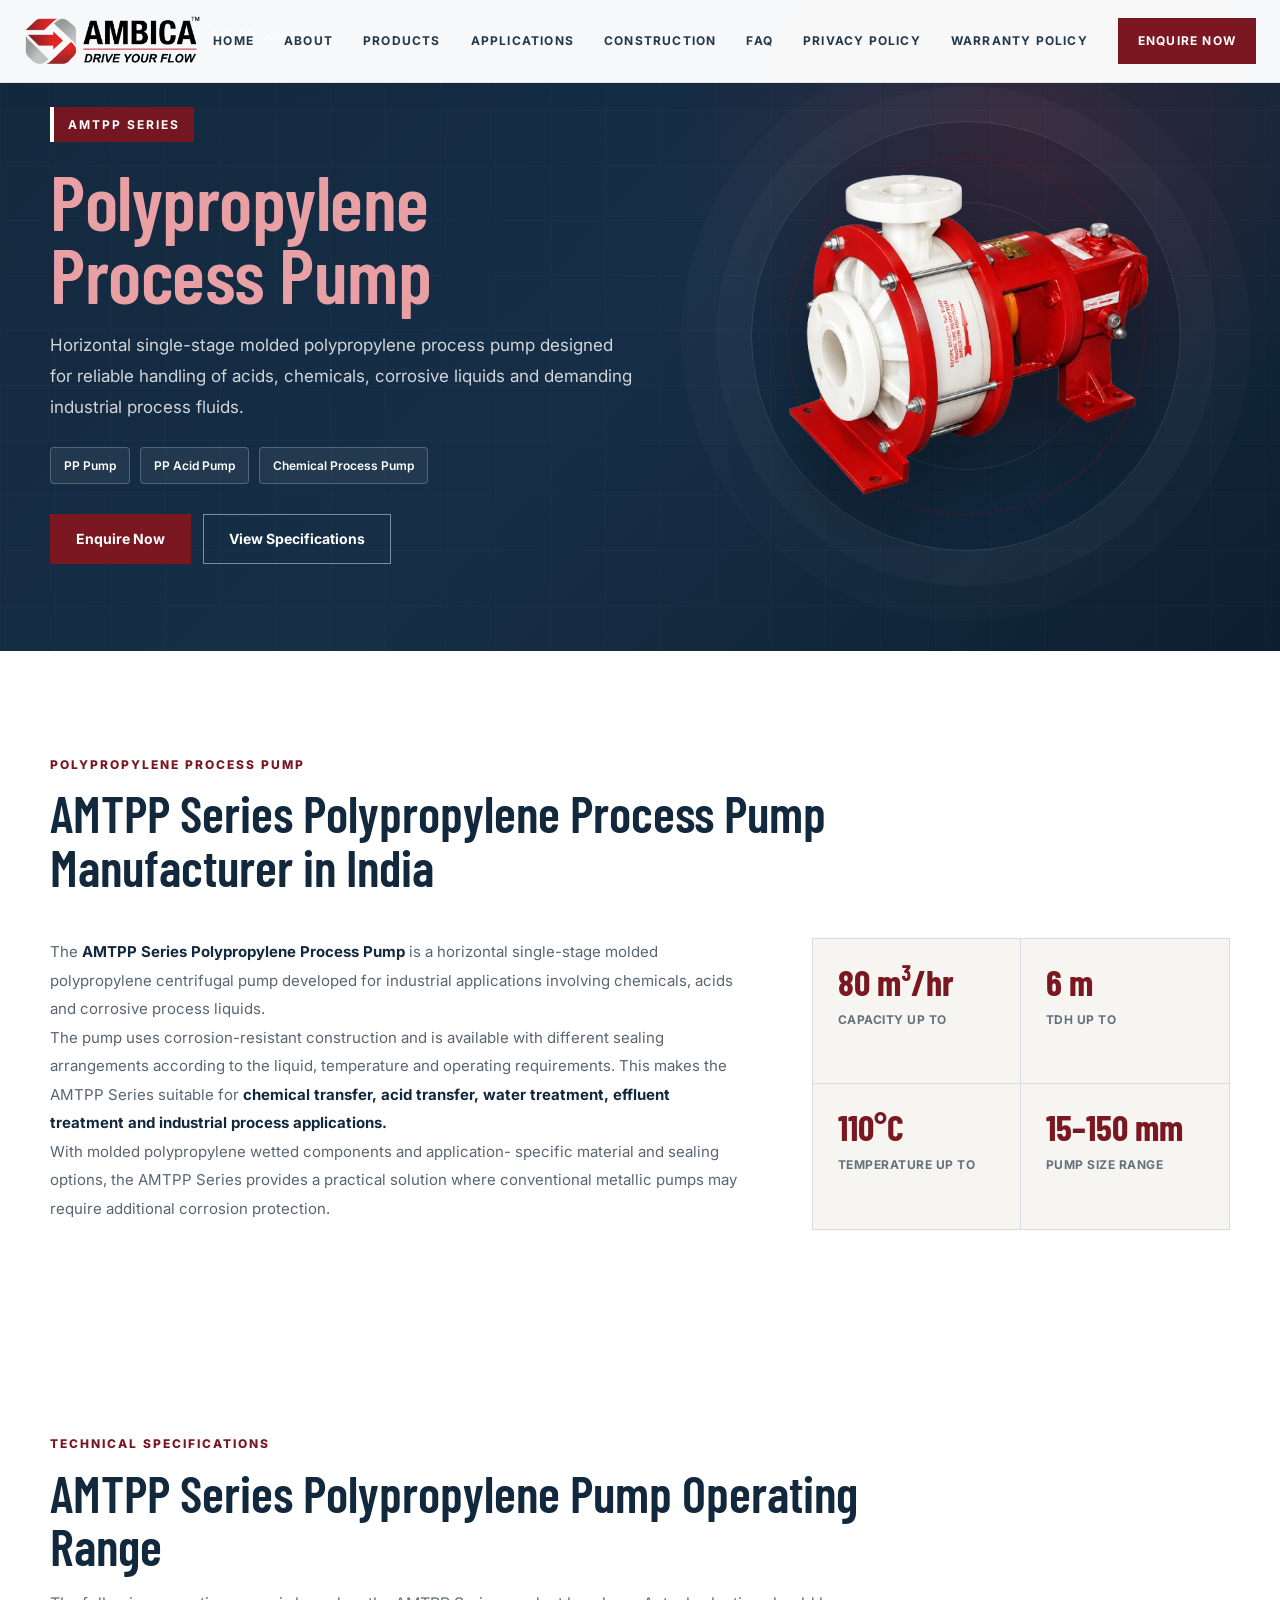
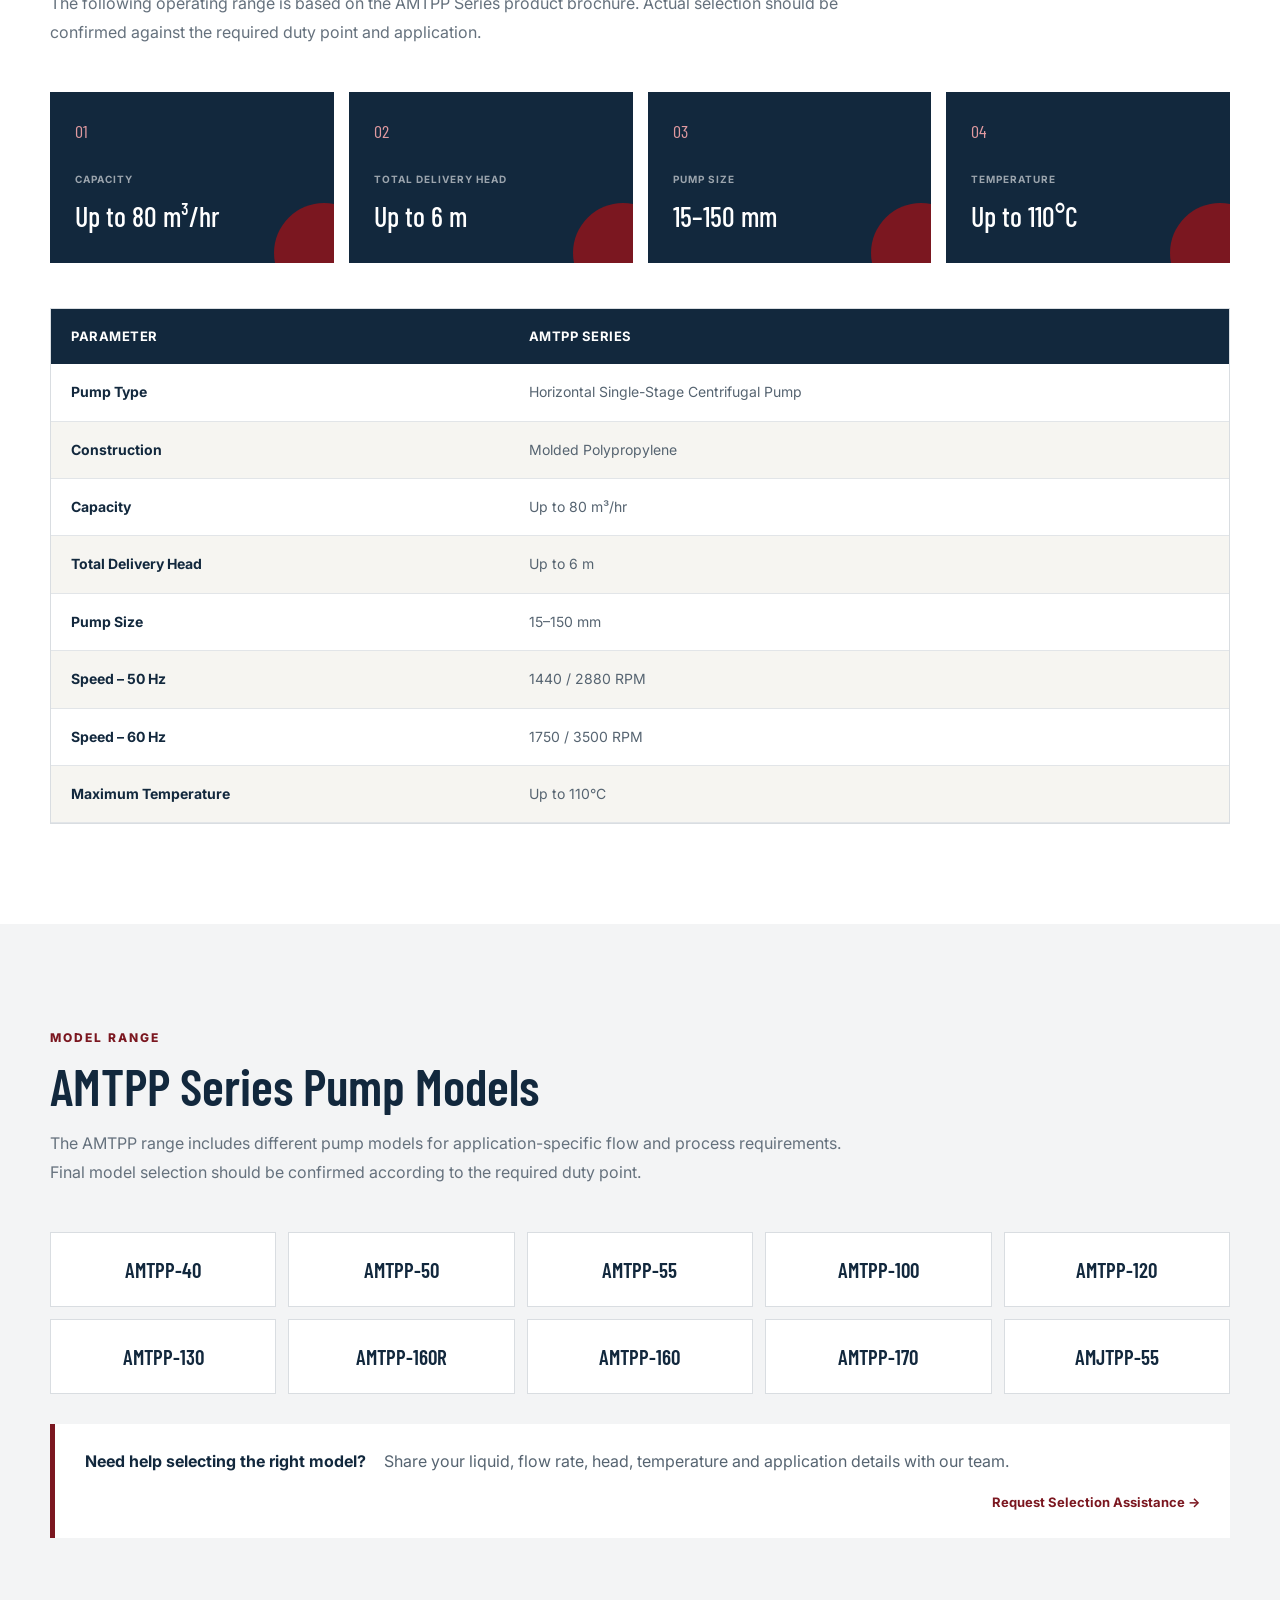
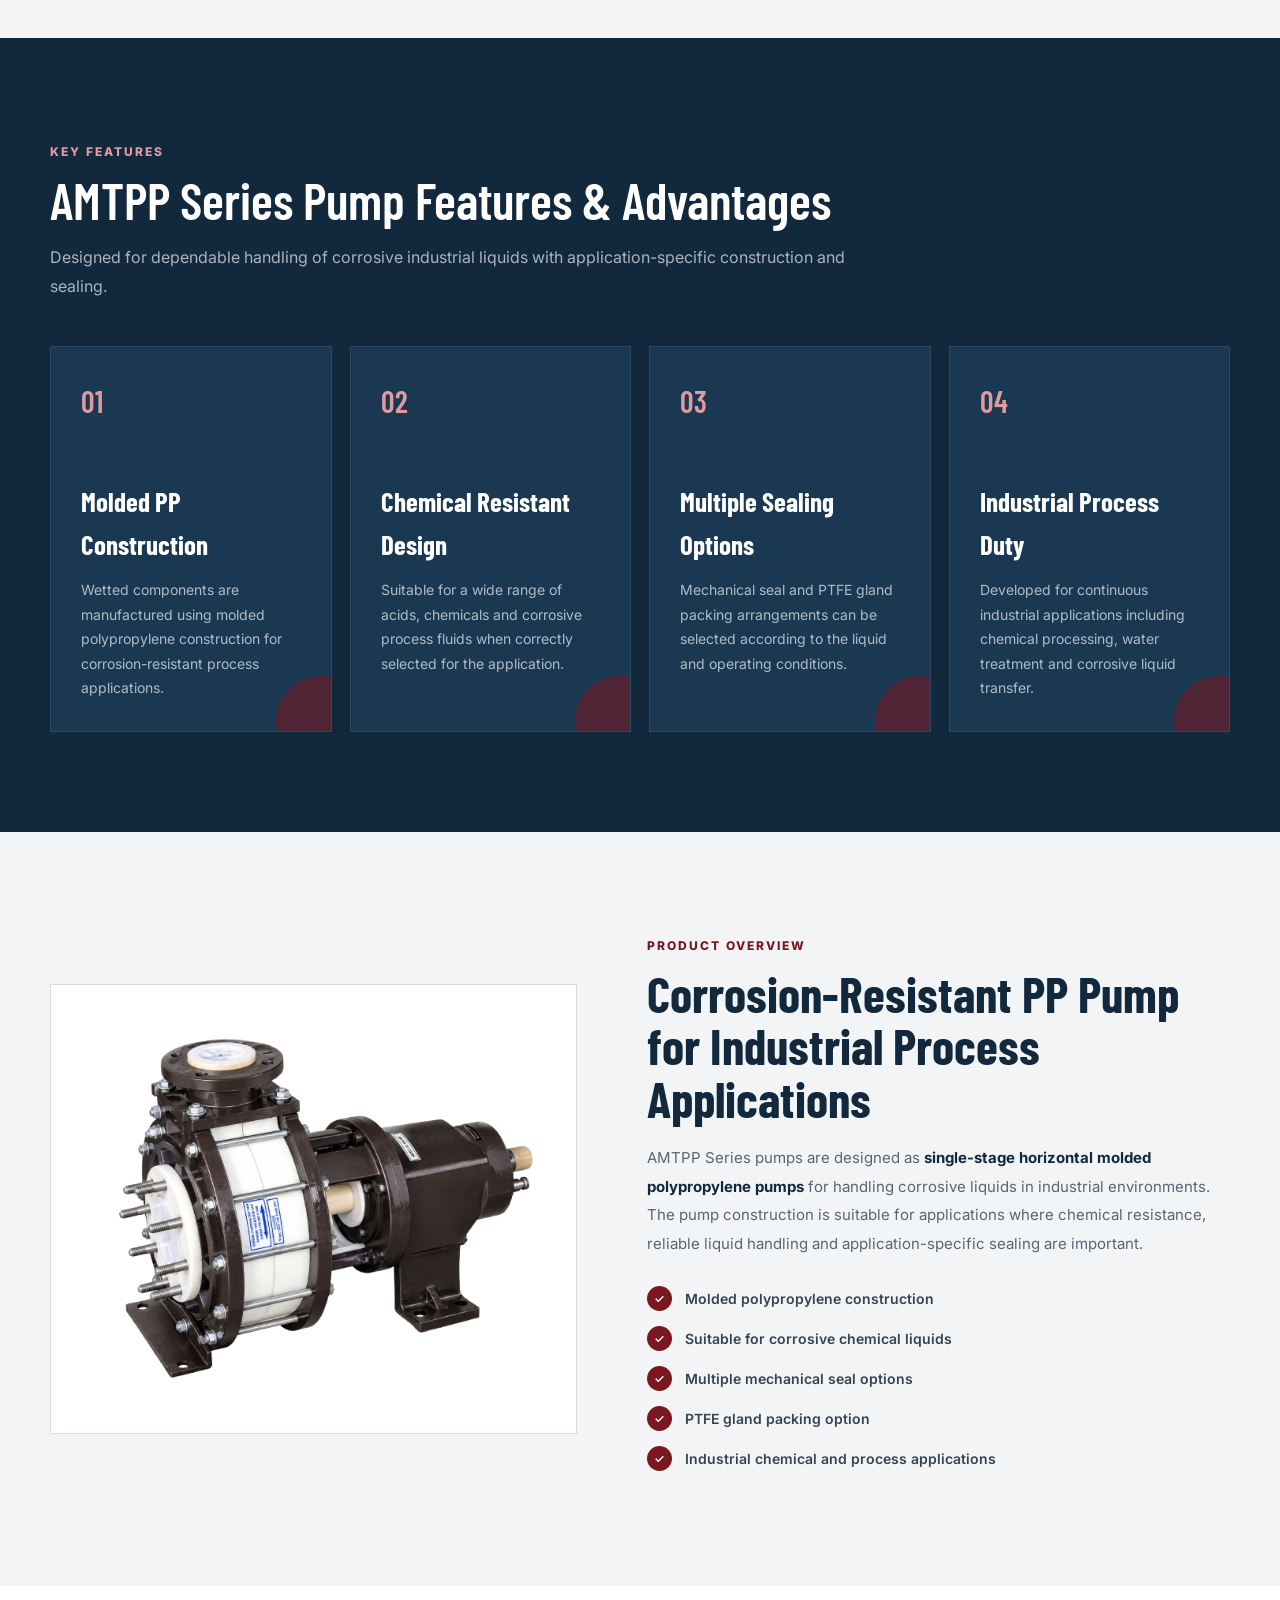
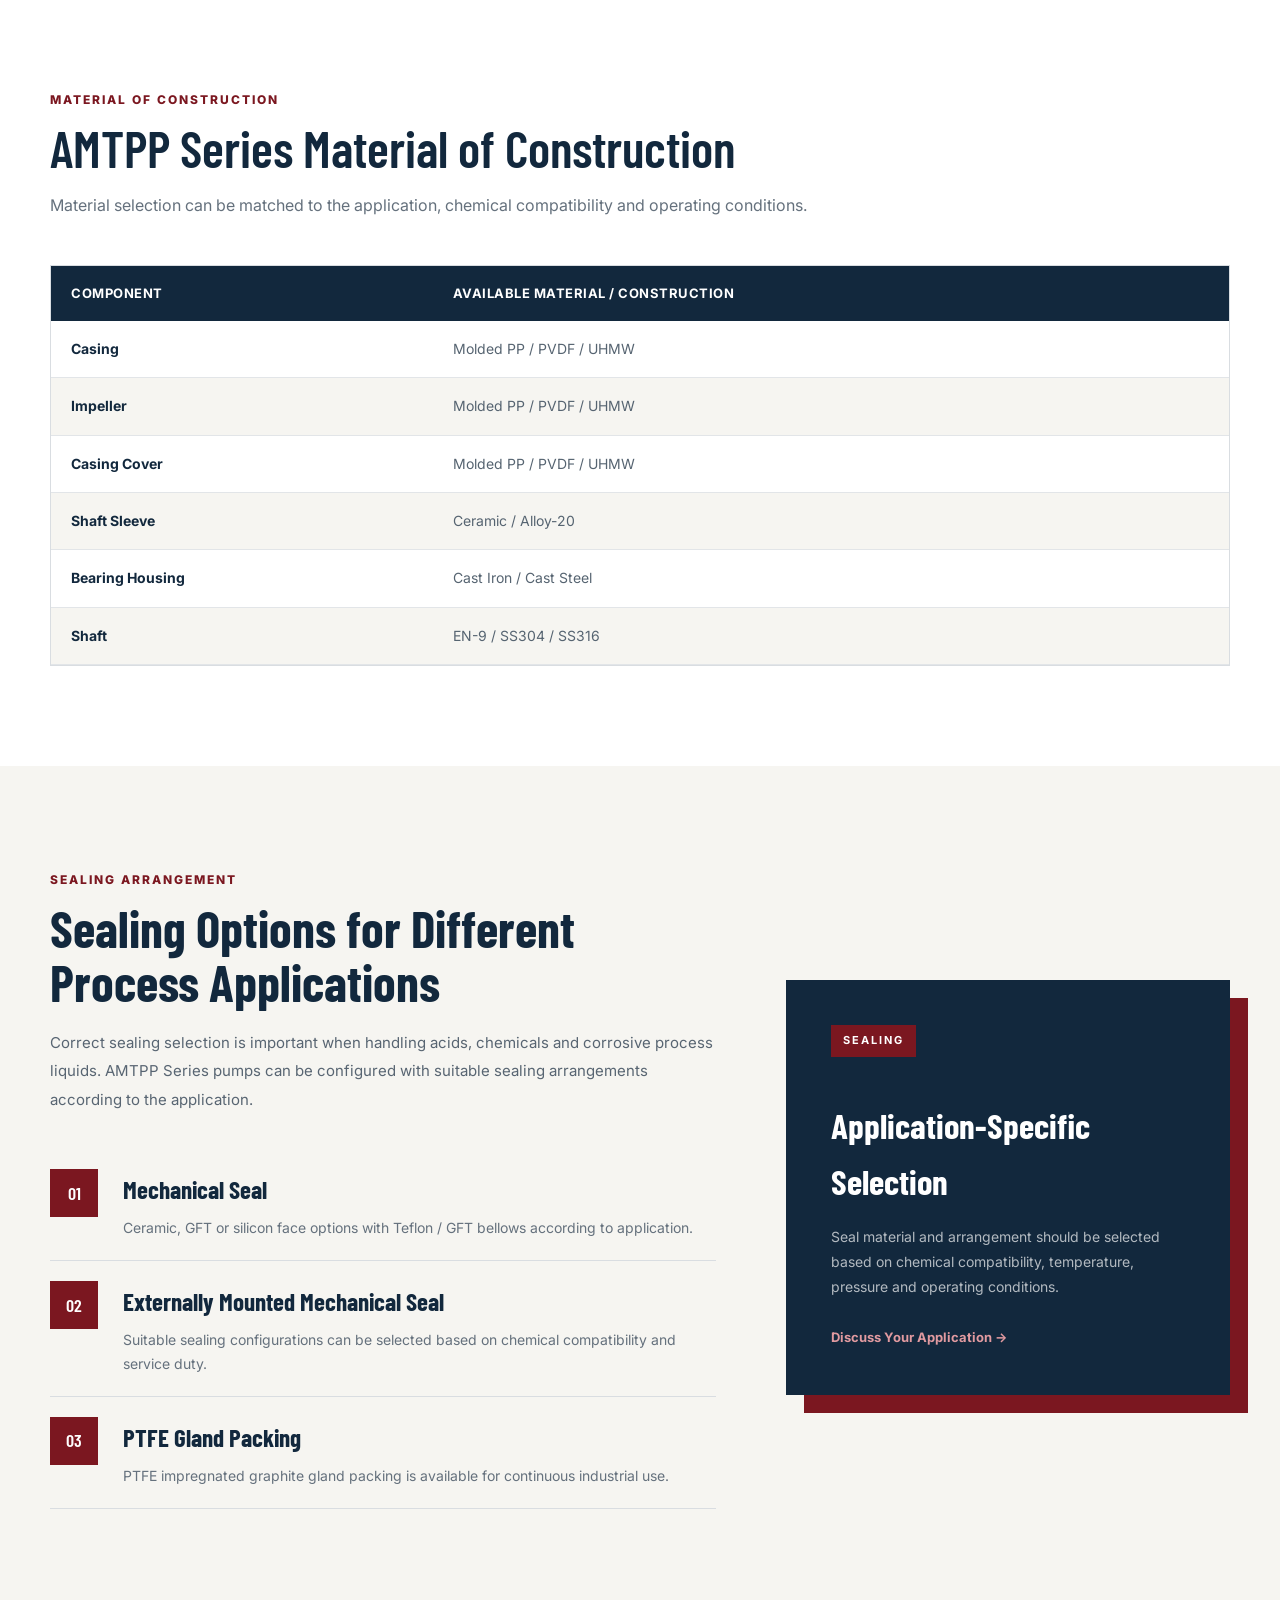
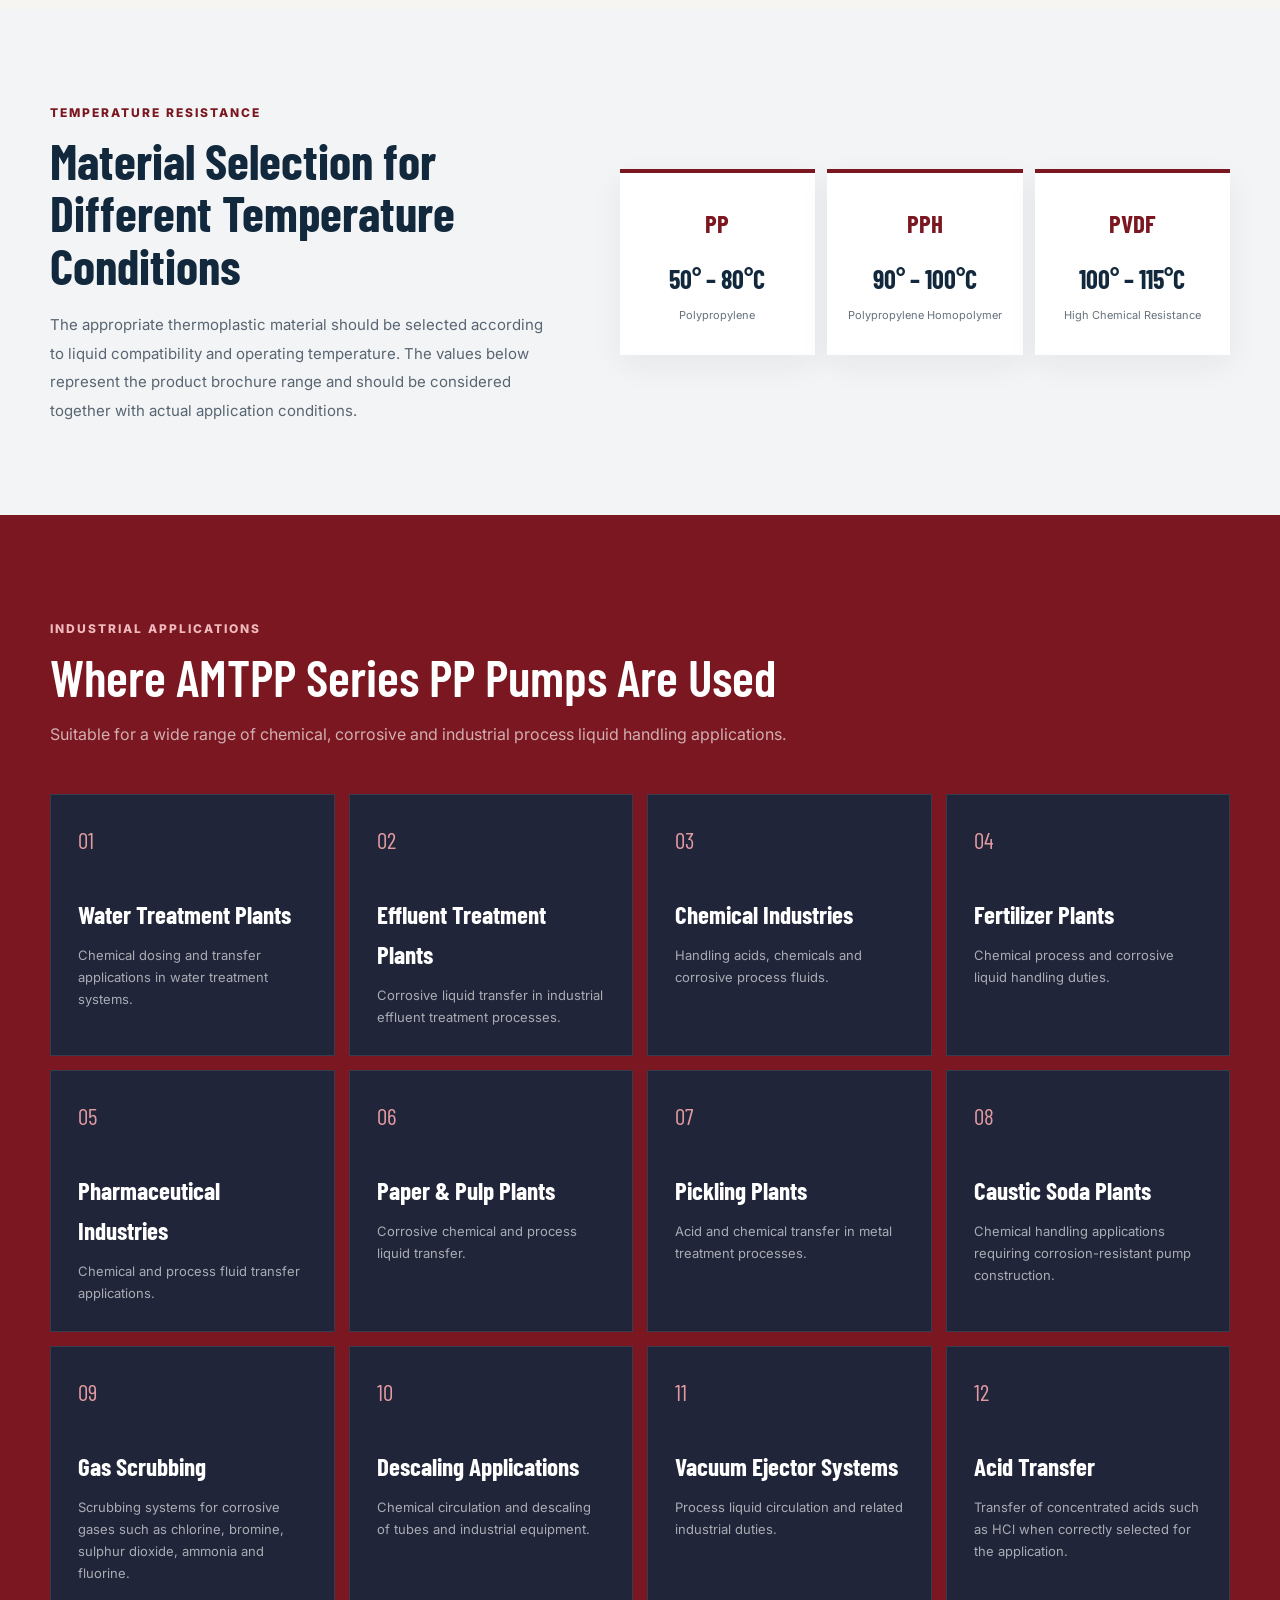
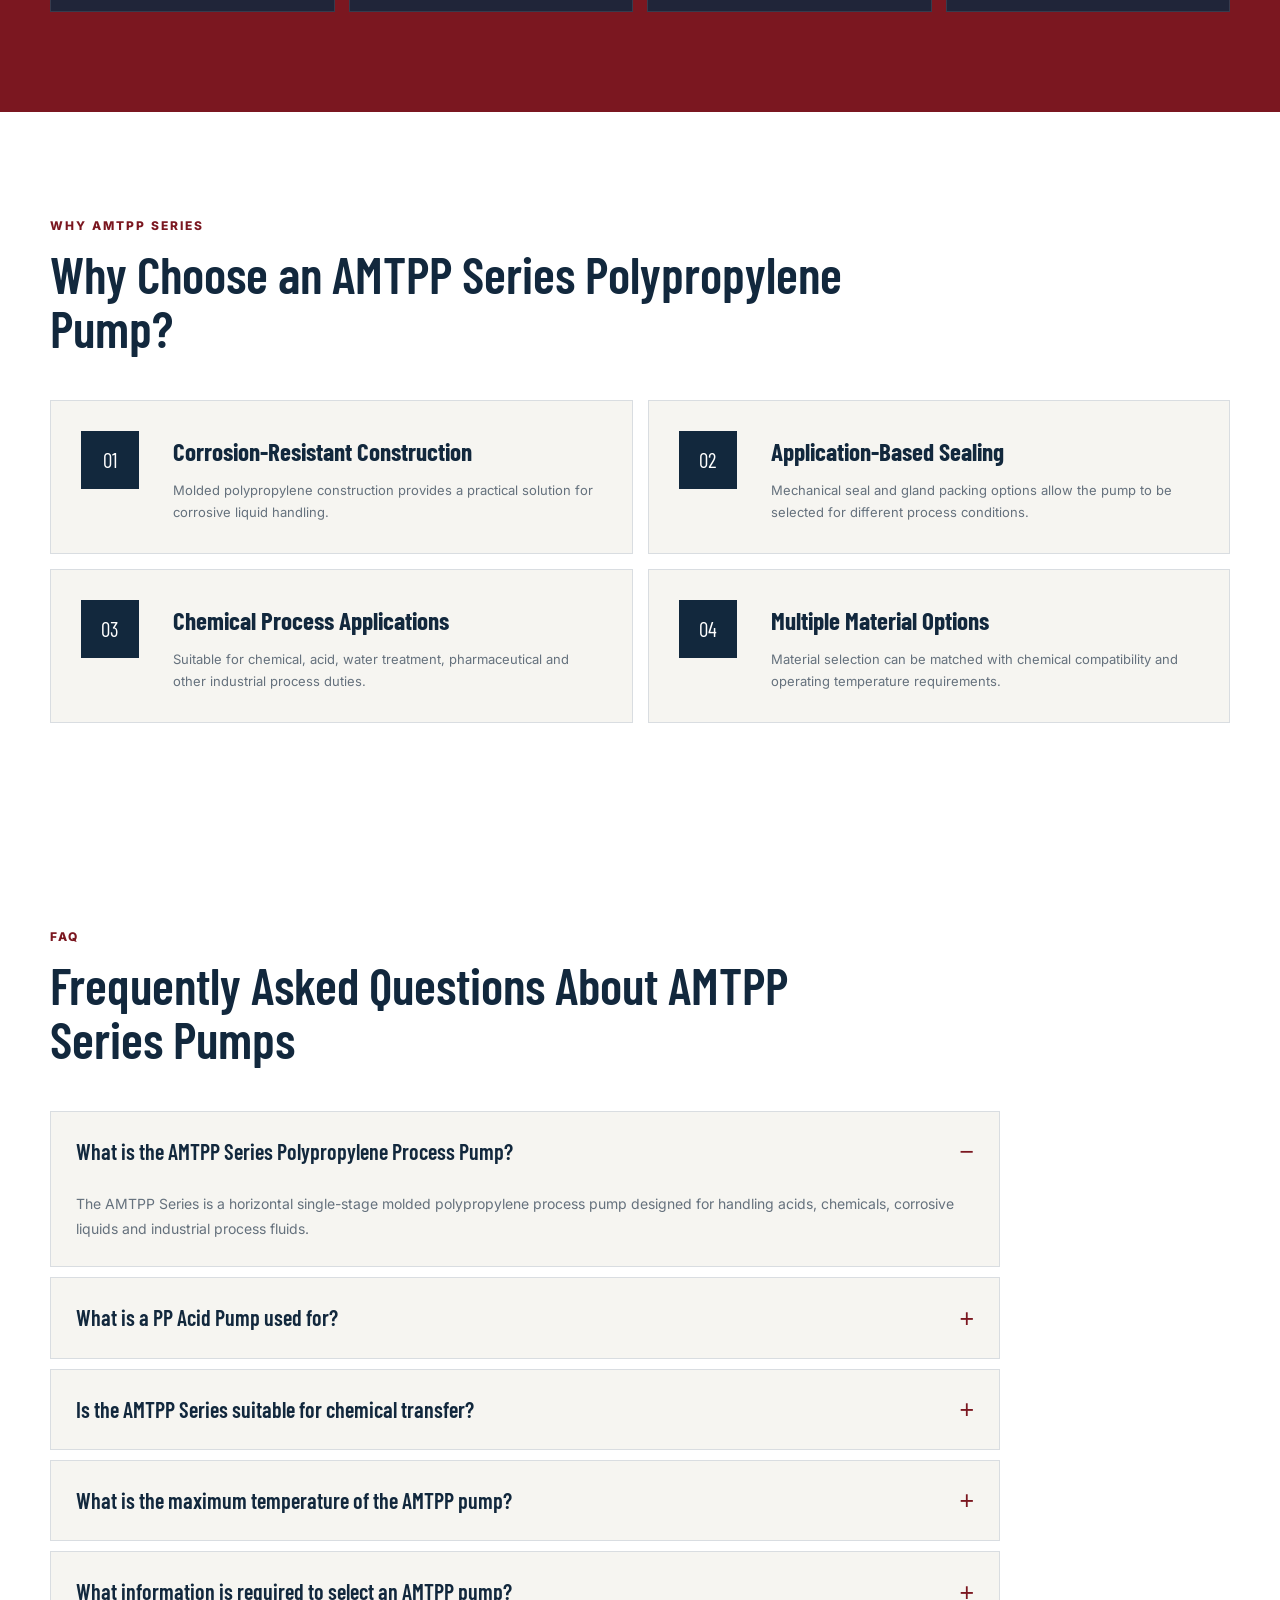
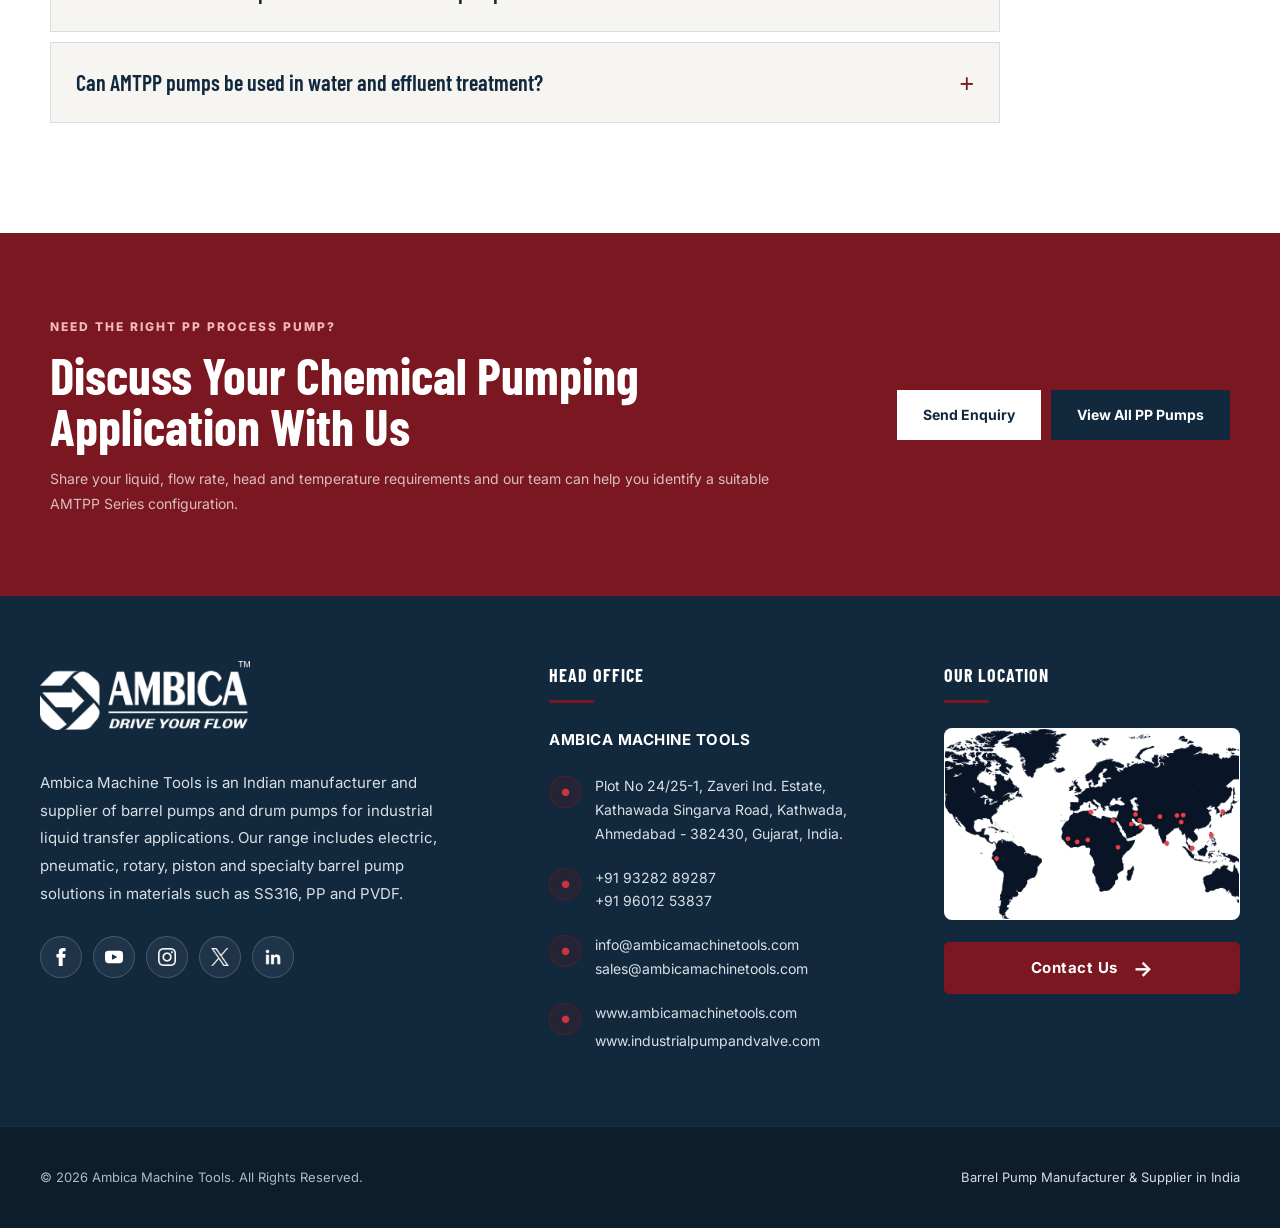
<file: amtpp-series-polypropylene-process-pump.html>
<!DOCTYPE html>
<html lang="en">
<head>

    <!-- =========================================================
         BASIC SEO
    ========================================================== -->

    <meta charset="UTF-8">
    <meta name="viewport" content="width=device-width, initial-scale=1.0">

    <title>AMTPP Series Polypropylene Process Pump | PP Pump Manufacturer India</title>

    <meta name="description"
        content="AMTPP Series Polypropylene Process Pump for chemical, acid and corrosive liquid transfer. Molded PP construction, reliable sealing options and industrial process applications.">

    <meta name="keywords"
        content="AMTPP Series Polypropylene Process Pump, Polypropylene Pump, PP Pump, PP Acid Pump, Polypropylene Acid Pump, Polypropylene Process Pump, PP Process Pump, PP Chemical Pump, Polypropylene Chemical Pump, Acid Transfer Pump, Chemical Transfer Pump, Polypropylene Pump Manufacturer India">

    <meta name="robots" content="index, follow">

    <!-- Change this URL to your actual live URL -->
    <link rel="canonical"
        href="https://www.example.com/amttp-series-polypropylene-process-pump.html">

    <!-- =========================================================
         OPEN GRAPH
    ========================================================== -->

    <meta property="og:type" content="product">
    <meta property="og:title"
        content="AMTPP Series Polypropylene Process Pump | PP Pump Manufacturer India">

    <meta property="og:description"
        content="AMTPP Series polypropylene process pump designed for corrosive chemicals, acids and industrial process applications.">

    <meta property="og:image"
        content="https://www.example.com/images/pp-products/amtpp-series-main.jpg">

    <meta property="og:url"
        content="https://www.example.com/amttp-series-polypropylene-process-pump.html">

    <meta property="og:site_name" content="Ambica Machine Tools">

    <!-- =========================================================
         TWITTER
    ========================================================== -->

    <meta name="twitter:card" content="summary_large_image">

    <meta name="twitter:title"
        content="AMTPP Series Polypropylene Process Pump">

    <meta name="twitter:description"
        content="Industrial polypropylene process pump for chemical, acid and corrosive liquid applications.">

    <meta name="twitter:image"
        content="https://www.example.com/images/pp-products/amtpp-series-main.jpg">

    <!-- =========================================================
         FONTS
    ========================================================== -->

    <link rel="preconnect" href="https://fonts.googleapis.com">

    <link rel="preconnect"
        href="https://fonts.gstatic.com"
        crossorigin>

    <link
        href="https://fonts.googleapis.com/css2?family=Barlow+Condensed:wght@400;500;600;700&family=Inter:wght@400;500;600;700&display=swap"
        rel="stylesheet">

    <!-- =========================================================
         EXISTING WEBSITE CSS
    ========================================================== -->

    <link rel="stylesheet" href="css/style.css">

    <!-- =========================================================
         FAVICON
    ========================================================== -->

    <link rel="icon" type="images/png" href="images/favicon-32x32.png" sizes="32x32" />
    <link rel="icon" type="images/png" href="images/favicon-16x16.png" sizes="16x16" />
    <!-- =========================================================
         ORGANIZATION SCHEMA
    ========================================================== -->

    <script type="application/ld+json">
    {
        "@context": "https://schema.org",
        "@type": "Organization",
        "name": "Ambica Machine Tools",
        "url": "https://www.ambicamachinetools.com/",
        "logo": "https://www.ambicamachinetools.com/images/ambica-logo.png",
        "description": "Manufacturer and supplier of industrial pumps, polypropylene pumps, chemical pumps, process pumps and industrial fluid handling equipment in India.",
        "address": {
            "@type": "PostalAddress",
            "streetAddress": "Plot No 24/25-1, Zaveri Ind. Estate, Kathawada Singarva Road, Kathwada",
            "addressLocality": "Ahmedabad",
            "postalCode": "382430",
            "addressRegion": "Gujarat",
            "addressCountry": "IN"
        }
    }
    </script>

    <!-- =========================================================
         WEBPAGE SCHEMA
    ========================================================== -->

    <script type="application/ld+json">
    {
        "@context": "https://schema.org",
        "@type": "WebPage",
        "name": "AMTPP Series Polypropylene Process Pump",
        "url": "https://www.example.com/amttp-series-polypropylene-process-pump.html",
        "description": "AMTPP Series Polypropylene Process Pump for chemical, acid and corrosive liquid transfer applications.",
        "isPartOf": {
            "@type": "WebSite",
            "name": "Ambica Machine Tools",
            "url": "https://www.ambicamachinetools.com/"
        }
    }
    </script>

    <!-- =========================================================
         PRODUCT SCHEMA
    ========================================================== -->

    <script type="application/ld+json">
    {
        "@context": "https://schema.org",
        "@type": "Product",
        "name": "AMTPP Series Polypropylene Process Pump",
        "image": [
            "https://www.example.com/images/pp-products/amtpp-series-main.jpg"
        ],
        "description": "AMTPP Series horizontal single-stage molded polypropylene process pump designed for chemical, acid, corrosive liquid and industrial process applications.",
        "brand": {
            "@type": "Brand",
            "name": "Ambica Machine Tools"
        },
        "manufacturer": {
            "@type": "Organization",
            "name": "Ambica Machine Tools"
        },
        "category": "Polypropylene Process Pump"
    }
    </script>

    <!-- =========================================================
         BREADCRUMB SCHEMA
    ========================================================== -->

    <script type="application/ld+json">
    {
        "@context": "https://schema.org",
        "@type": "BreadcrumbList",
        "itemListElement": [
            {
                "@type": "ListItem",
                "position": 1,
                "name": "Home",
                "item": "https://www.example.com/"
            },
            {
                "@type": "ListItem",
                "position": 2,
                "name": "Polypropylene Pumps",
                "item": "https://www.example.com/"
            },
            {
                "@type": "ListItem",
                "position": 3,
                "name": "AMTPP Series Polypropylene Process Pump",
                "item": "https://www.example.com/amttp-series-polypropylene-process-pump.html"
            }
        ]
    }
    </script>

    <!-- =========================================================
         FAQ SCHEMA
    ========================================================== -->

    <script type="application/ld+json">
    {
        "@context": "https://schema.org",
        "@type": "FAQPage",
        "mainEntity": [
            {
                "@type": "Question",
                "name": "What is the AMTPP Series Polypropylene Process Pump?",
                "acceptedAnswer": {
                    "@type": "Answer",
                    "text": "The AMTPP Series is a horizontal single-stage molded polypropylene process pump designed for handling corrosive chemicals, acids and other industrial process liquids."
                }
            },
            {
                "@type": "Question",
                "name": "What is a polypropylene process pump used for?",
                "acceptedAnswer": {
                    "@type": "Answer",
                    "text": "Polypropylene process pumps are used for chemical transfer, acid handling, water treatment, effluent treatment, pickling, pharmaceutical processes, paper and pulp applications and other corrosive liquid services."
                }
            },
            {
                "@type": "Question",
                "name": "What materials are available for AMTPP Series pumps?",
                "acceptedAnswer": {
                    "@type": "Answer",
                    "text": "Depending on application requirements, wetted components can be supplied in molded polypropylene, PVDF or UHMW-related material configurations as applicable to the pump construction."
                }
            },
            {
                "@type": "Question",
                "name": "What is the maximum temperature of the AMTPP Series pump?",
                "acceptedAnswer": {
                    "@type": "Answer",
                    "text": "The AMTPP Series can be designed for applications up to approximately 110°C, subject to material, sealing arrangement and application conditions."
                }
            },
            {
                "@type": "Question",
                "name": "Where can AMTPP Series polypropylene pumps be used?",
                "acceptedAnswer": {
                    "@type": "Answer",
                    "text": "AMTPP Series pumps are suitable for chemical plants, fertilizer plants, water and effluent treatment plants, pharmaceutical industries, paper and pulp plants, pickling plants, caustic soda applications and corrosive gas scrubbing systems."
                }
            }
        ]
    }
    </script>

</head>

<body>

<!-- =========================================================
     HEADER
========================================================== -->

<header class="header">
    <div class="container nav">
      <a href="index.html" class="logo">
        <img src="images/ambica-logo.png" alt="Ambica Machine Tools">
      </a>
  
      <button class="menu-toggle" aria-label="Open navigation" aria-expanded="false">
        <span></span><span></span><span></span>
      </button>
  
      <nav class="nav-links">
        <a href="index.html">Home</a>
        <a href="index.html#about">About</a>
        <a href="index.html#products">Products</a>
        <a href="index.html#applications">Applications</a>
        <a href="index.html#construction">Construction</a>
        <a href="#faq">FAQ</a>
        <a href="privacy-policy.html">Privacy Policy</a>
        <a href="warranty-policy.html">Warranty Policy</a>
        <a href="#contact"
            class="nav-btn"
            rel="noopener noreferrer">Enquire Now</a>
    </nav>
    </div>
  </header>


<!-- =========================================================
     AMTPP HERO
========================================================== -->

<section class="amtpp-hero">

    <div class="amtpp-hero-grid"></div>

    <div class="container">

        <div class="amtpp-breadcrumb">

            <a href="index.html">
                Polypropylene Pumps
            </a>

            <span>/</span>

            <span>AMTPP Series</span>

        </div>

        <div class="amtpp-hero-layout">

            <div class="amtpp-hero-content">

                <span class="amtpp-eyebrow">
                    AMTPP SERIES
                </span>

                <h1>
                    <strong>Polypropylene Process Pump</strong>
                </h1>

                <p class="amtpp-hero-text">
                    Horizontal single-stage molded polypropylene process pump
                    designed for reliable handling of acids, chemicals,
                    corrosive liquids and demanding industrial process fluids.
                </p>

                <div class="amtpp-hero-tags">

                    <span>PP Pump</span>
                    <span>PP Acid Pump</span>
                    <span>Chemical Process Pump</span>

                </div>

                <div class="amtpp-hero-buttons">

                    <a
                        href="https://www.industrialpumpandvalve.com/contact-us.html"
                        class="amtpp-btn amtpp-btn-primary" target="_blank">
                        Enquire Now
                    </a>

                    <a
                        href="#specifications"
                        class="amtpp-btn amtpp-btn-outline">
                        View Specifications
                    </a>

                </div>

            </div>


            <div class="amtpp-hero-image">

                <div class="amtpp-image-ring"></div>

                <img
                    src="images/pp-products/AMTPP-main.png"
                    alt="AMTPP Series Polypropylene Process Pump"
                    loading="eager">

            </div>

        </div>

    </div>

</section>


<!-- =========================================================
     INTRO
========================================================== -->

<section class="amtpp-intro">

    <div class="container">

        <div class="amtpp-section-heading">

            <span class="amtpp-kicker">
                POLYPROPYLENE PROCESS PUMP
            </span>

            <h2>
                AMTPP Series Polypropylene Process Pump
                Manufacturer in India
            </h2>

        </div>

        <div class="amtpp-intro-grid">

            <div>

                <p>
                    The <strong>AMTPP Series Polypropylene Process Pump</strong>
                    is a horizontal single-stage molded polypropylene centrifugal
                    pump developed for industrial applications involving
                    chemicals, acids and corrosive process liquids.
                </p>

                <p>
                    The pump uses corrosion-resistant construction and is
                    available with different sealing arrangements according
                    to the liquid, temperature and operating requirements.
                    This makes the AMTPP Series suitable for
                    <strong>chemical transfer, acid transfer, water treatment,
                    effluent treatment and industrial process applications.</strong>
                </p>

                <p>
                    With molded polypropylene wetted components and application-
                    specific material and sealing options, the AMTPP Series
                    provides a practical solution where conventional metallic
                    pumps may require additional corrosion protection.
                </p>

            </div>

            <div class="amtpp-highlight-box">

                <div class="amtpp-highlight-item">
                    <strong>80 m³/hr</strong>
                    <span>Capacity Up To</span>
                </div>

                <div class="amtpp-highlight-item">
                    <strong>6 m</strong>
                    <span>TDH Up To</span>
                </div>

                <div class="amtpp-highlight-item">
                    <strong>110°C</strong>
                    <span>Temperature Up To</span>
                </div>

                <div class="amtpp-highlight-item">
                    <strong>15–150 mm</strong>
                    <span>Pump Size Range</span>
                </div>

            </div>

        </div>

    </div>

</section>



<!-- =========================================================
     TECHNICAL SPECIFICATIONS
========================================================== -->

<section
    class="amtpp-specifications"
    id="specifications">

    <div class="container">

        <div class="amtpp-section-heading">

            <span class="amtpp-kicker">
                TECHNICAL SPECIFICATIONS
            </span>

            <h2>
                AMTPP Series Polypropylene Pump Operating Range
            </h2>

            <p>
                The following operating range is based on the AMTPP Series
                product brochure. Actual selection should be confirmed against
                the required duty point and application.
            </p>

        </div>


        <div class="amtpp-spec-grid">

            <div class="amtpp-spec-box">

                <span>01</span>

                <small>
                    CAPACITY
                </small>

                <strong>
                    Up to 80 m³/hr
                </strong>

            </div>


            <div class="amtpp-spec-box">

                <span>02</span>

                <small>
                    TOTAL DELIVERY HEAD
                </small>

                <strong>
                    Up to 6 m
                </strong>

            </div>


            <div class="amtpp-spec-box">

                <span>03</span>

                <small>
                    PUMP SIZE
                </small>

                <strong>
                    15–150 mm
                </strong>

            </div>


            <div class="amtpp-spec-box">

                <span>04</span>

                <small>
                    TEMPERATURE
                </small>

                <strong>
                    Up to 110°C
                </strong>

            </div>

        </div>


        <div class="amtpp-table-wrap amtpp-spec-table-wrap">

            <table class="amtpp-table">

                <thead>

                    <tr>
                        <th>Parameter</th>
                        <th>AMTPP Series</th>
                    </tr>

                </thead>

                <tbody>

                    <tr>
                        <td>Pump Type</td>
                        <td>Horizontal Single-Stage Centrifugal Pump</td>
                    </tr>

                    <tr>
                        <td>Construction</td>
                        <td>Molded Polypropylene</td>
                    </tr>

                    <tr>
                        <td>Capacity</td>
                        <td>Up to 80 m³/hr</td>
                    </tr>

                    <tr>
                        <td>Total Delivery Head</td>
                        <td>Up to 6 m</td>
                    </tr>

                    <tr>
                        <td>Pump Size</td>
                        <td>15–150 mm</td>
                    </tr>

                    <tr>
                        <td>Speed – 50 Hz</td>
                        <td>1440 / 2880 RPM</td>
                    </tr>

                    <tr>
                        <td>Speed – 60 Hz</td>
                        <td>1750 / 3500 RPM</td>
                    </tr>

                    <tr>
                        <td>Maximum Temperature</td>
                        <td>Up to 110°C</td>
                    </tr>

                </tbody>

            </table>

        </div>

    </div>

</section>



<!-- =========================================================
     MODEL RANGE
========================================================== -->

<section class="amtpp-models">

    <div class="container">

        <div class="amtpp-section-heading">

            <span class="amtpp-kicker">
                MODEL RANGE
            </span>

            <h2>
                AMTPP Series Pump Models
            </h2>

            <p>
                The AMTPP range includes different pump models for
                application-specific flow and process requirements.
                Final model selection should be confirmed according to
                the required duty point.
            </p>

        </div>


        <div class="amtpp-model-grid">

            <div>AMTPP-40</div>
            <div>AMTPP-50</div>
            <div>AMTPP-55</div>
            <div>AMTPP-100</div>
            <div>AMTPP-120</div>
            <div>AMTPP-130</div>
            <div>AMTPP-160R</div>
            <div>AMTPP-160</div>
            <div>AMTPP-170</div>
            <div>AMJTPP-55</div>

        </div>

        <div class="amtpp-model-note">

            <strong>Need help selecting the right model?</strong>

            <span>
                Share your liquid, flow rate, head, temperature and
                application details with our team.
            </span>

            <a href="https://www.industrialpumpandvalve.com/contact-us.html" target="_blank">
                Request Selection Assistance →
            </a>

        </div>

    </div>

</section>
<!-- =========================================================
     FEATURES
========================================================== -->

<section class="amtpp-features">

    <div class="container">

        <div class="amtpp-section-heading amtpp-heading-light">

            <span class="amtpp-kicker">
                KEY FEATURES
            </span>

            <h2>
                AMTPP Series Pump Features & Advantages
            </h2>

            <p>
                Designed for dependable handling of corrosive industrial
                liquids with application-specific construction and sealing.
            </p>

        </div>

        <div class="amtpp-feature-grid">

            <div class="amtpp-feature-card">

                <div class="amtpp-feature-number">01</div>

                <h3>
                    Molded PP Construction
                </h3>

                <p>
                    Wetted components are manufactured using molded
                    polypropylene construction for corrosion-resistant
                    process applications.
                </p>

            </div>


            <div class="amtpp-feature-card">

                <div class="amtpp-feature-number">02</div>

                <h3>
                    Chemical Resistant Design
                </h3>

                <p>
                    Suitable for a wide range of acids, chemicals and
                    corrosive process fluids when correctly selected for
                    the application.
                </p>

            </div>


            <div class="amtpp-feature-card">

                <div class="amtpp-feature-number">03</div>

                <h3>
                    Multiple Sealing Options
                </h3>

                <p>
                    Mechanical seal and PTFE gland packing arrangements
                    can be selected according to the liquid and operating
                    conditions.
                </p>

            </div>


            <div class="amtpp-feature-card">

                <div class="amtpp-feature-number">04</div>

                <h3>
                    Industrial Process Duty
                </h3>

                <p>
                    Developed for continuous industrial applications
                    including chemical processing, water treatment and
                    corrosive liquid transfer.
                </p>

            </div>

        </div>

    </div>

</section>
<!-- =========================================================
     PRODUCT OVERVIEW
========================================================== -->

<section class="amtpp-overview">

    <div class="container">

        <div class="amtpp-two-column">

            <div class="amtpp-overview-image">

                <img
                    src="images/pp-products/AMJPP.png"
                    alt="AMTPP Series PP Process Pump"
                    loading="lazy">

            </div>

            <div class="amtpp-overview-content">

                <span class="amtpp-kicker">
                    PRODUCT OVERVIEW
                </span>

                <h2>
                    Corrosion-Resistant PP Pump for Industrial Process Applications
                </h2>

                <p>
                    AMTPP Series pumps are designed as
                    <strong>single-stage horizontal molded polypropylene pumps</strong>
                    for handling corrosive liquids in industrial environments.
                </p>

                <p>
                    The pump construction is suitable for applications where
                    chemical resistance, reliable liquid handling and
                    application-specific sealing are important.
                </p>

                <ul class="amtpp-check-list">

                    <li>
                        <span>✓</span>
                        Molded polypropylene construction
                    </li>

                    <li>
                        <span>✓</span>
                        Suitable for corrosive chemical liquids
                    </li>

                    <li>
                        <span>✓</span>
                        Multiple mechanical seal options
                    </li>

                    <li>
                        <span>✓</span>
                        PTFE gland packing option
                    </li>

                    <li>
                        <span>✓</span>
                        Industrial chemical and process applications
                    </li>

                </ul>

            </div>

        </div>

    </div>

</section>

<!-- =========================================================
     MATERIAL OF CONSTRUCTION
========================================================== -->

<section class="amtpp-material">

    <div class="container">

        <div class="amtpp-section-heading">

            <span class="amtpp-kicker">
                MATERIAL OF CONSTRUCTION
            </span>

            <h2>
                AMTPP Series Material of Construction
            </h2>

            <p>
                Material selection can be matched to the application,
                chemical compatibility and operating conditions.
            </p>

        </div>


        <div class="amtpp-table-wrap">

            <table class="amtpp-table">

                <thead>

                    <tr>
                        <th>Component</th>
                        <th>Available Material / Construction</th>
                    </tr>

                </thead>

                <tbody>

                    <tr>
                        <td>Casing</td>
                        <td>Molded PP / PVDF / UHMW</td>
                    </tr>

                    <tr>
                        <td>Impeller</td>
                        <td>Molded PP / PVDF / UHMW</td>
                    </tr>

                    <tr>
                        <td>Casing Cover</td>
                        <td>Molded PP / PVDF / UHMW</td>
                    </tr>

                    <tr>
                        <td>Shaft Sleeve</td>
                        <td>Ceramic / Alloy-20</td>
                    </tr>

                    <tr>
                        <td>Bearing Housing</td>
                        <td>Cast Iron / Cast Steel</td>
                    </tr>

                    <tr>
                        <td>Shaft</td>
                        <td>EN-9 / SS304 / SS316</td>
                    </tr>

                </tbody>

            </table>

        </div>

    </div>

</section>


<!-- =========================================================
     SEALING
========================================================== -->

<section class="amtpp-sealing">

    <div class="container">

        <div class="amtpp-sealing-grid">

            <div class="amtpp-sealing-content">

                <span class="amtpp-kicker">
                    SEALING ARRANGEMENT
                </span>

                <h2>
                    Sealing Options for Different Process Applications
                </h2>

                <p>
                    Correct sealing selection is important when handling
                    acids, chemicals and corrosive process liquids.
                    AMTPP Series pumps can be configured with suitable
                    sealing arrangements according to the application.
                </p>

                <div class="amtpp-seal-list">

                    <div class="amtpp-seal-item">

                        <span class="amtpp-seal-icon">01</span>

                        <div>
                            <h3>
                                Mechanical Seal
                            </h3>

                            <p>
                                Ceramic, GFT or silicon face options with
                                Teflon / GFT bellows according to application.
                            </p>
                        </div>

                    </div>


                    <div class="amtpp-seal-item">

                        <span class="amtpp-seal-icon">02</span>

                        <div>
                            <h3>
                                Externally Mounted Mechanical Seal
                            </h3>

                            <p>
                                Suitable sealing configurations can be selected
                                based on chemical compatibility and service duty.
                            </p>
                        </div>

                    </div>


                    <div class="amtpp-seal-item">

                        <span class="amtpp-seal-icon">03</span>

                        <div>
                            <h3>
                                PTFE Gland Packing
                            </h3>

                            <p>
                                PTFE impregnated graphite gland packing is
                                available for continuous industrial use.
                            </p>
                        </div>

                    </div>

                </div>

            </div>


            <div class="amtpp-sealing-card">

                <div class="amtpp-sealing-card-top">
                    SEALING
                </div>

                <h3>
                    Application-Specific Selection
                </h3>

                <p>
                    Seal material and arrangement should be selected based
                    on chemical compatibility, temperature, pressure and
                    operating conditions.
                </p>

                <a href="https://www.industrialpumpandvalve.com/contact-us.html" target="_blank">
                    Discuss Your Application →
                </a>

            </div>

        </div>

    </div>

</section>


<!-- =========================================================
     TEMPERATURE RESISTANCE
========================================================== -->

<section class="amtpp-temperature">

    <div class="container">

        <div class="amtpp-temperature-layout">

            <div>

                <span class="amtpp-kicker">
                    TEMPERATURE RESISTANCE
                </span>

                <h2>
                    Material Selection for Different Temperature Conditions
                </h2>

                <p>
                    The appropriate thermoplastic material should be selected
                    according to liquid compatibility and operating temperature.
                    The values below represent the product brochure range and
                    should be considered together with actual application
                    conditions.
                </p>

            </div>


            <div class="amtpp-temp-cards">

                <div class="amtpp-temp-card">

                    <span>PP</span>

                    <strong>
                        50° – 80°C
                    </strong>

                    <small>
                        Polypropylene
                    </small>

                </div>


                <div class="amtpp-temp-card">

                    <span>PPH</span>

                    <strong>
                        90° – 100°C
                    </strong>

                    <small>
                        Polypropylene Homopolymer
                    </small>

                </div>


                <div class="amtpp-temp-card">

                    <span>PVDF</span>

                    <strong>
                        100° – 115°C
                    </strong>

                    <small>
                        High Chemical Resistance
                    </small>

                </div>

            </div>

        </div>

    </div>

</section>


<!-- =========================================================
     APPLICATIONS
========================================================== -->

<section class="amtpp-applications">

    <div class="container">

        <div class="amtpp-section-heading amtpp-heading-light">

            <span class="amtpp-kicker">
                INDUSTRIAL APPLICATIONS
            </span>

            <h2>
                Where AMTPP Series PP Pumps Are Used
            </h2>

            <p>
                Suitable for a wide range of chemical, corrosive and
                industrial process liquid handling applications.
            </p>

        </div>


        <div class="amtpp-application-grid">

            <div class="amtpp-application-card">
                <span>01</span>
                <h3>Water Treatment Plants</h3>
                <p>
                    Chemical dosing and transfer applications in water
                    treatment systems.
                </p>
            </div>


            <div class="amtpp-application-card">
                <span>02</span>
                <h3>Effluent Treatment Plants</h3>
                <p>
                    Corrosive liquid transfer in industrial effluent
                    treatment processes.
                </p>
            </div>


            <div class="amtpp-application-card">
                <span>03</span>
                <h3>Chemical Industries</h3>
                <p>
                    Handling acids, chemicals and corrosive process fluids.
                </p>
            </div>


            <div class="amtpp-application-card">
                <span>04</span>
                <h3>Fertilizer Plants</h3>
                <p>
                    Chemical process and corrosive liquid handling duties.
                </p>
            </div>


            <div class="amtpp-application-card">
                <span>05</span>
                <h3>Pharmaceutical Industries</h3>
                <p>
                    Chemical and process fluid transfer applications.
                </p>
            </div>


            <div class="amtpp-application-card">
                <span>06</span>
                <h3>Paper & Pulp Plants</h3>
                <p>
                    Corrosive chemical and process liquid transfer.
                </p>
            </div>


            <div class="amtpp-application-card">
                <span>07</span>
                <h3>Pickling Plants</h3>
                <p>
                    Acid and chemical transfer in metal treatment processes.
                </p>
            </div>


            <div class="amtpp-application-card">
                <span>08</span>
                <h3>Caustic Soda Plants</h3>
                <p>
                    Chemical handling applications requiring corrosion-resistant
                    pump construction.
                </p>
            </div>


            <div class="amtpp-application-card">
                <span>09</span>
                <h3>Gas Scrubbing</h3>
                <p>
                    Scrubbing systems for corrosive gases such as chlorine,
                    bromine, sulphur dioxide, ammonia and fluorine.
                </p>
            </div>


            <div class="amtpp-application-card">
                <span>10</span>
                <h3>Descaling Applications</h3>
                <p>
                    Chemical circulation and descaling of tubes and industrial
                    equipment.
                </p>
            </div>


            <div class="amtpp-application-card">
                <span>11</span>
                <h3>Vacuum Ejector Systems</h3>
                <p>
                    Process liquid circulation and related industrial duties.
                </p>
            </div>


            <div class="amtpp-application-card">
                <span>12</span>
                <h3>Acid Transfer</h3>
                <p>
                    Transfer of concentrated acids such as HCl when correctly
                    selected for the application.
                </p>
            </div>

        </div>

    </div>

</section>


<!-- =========================================================
     WHY CHOOSE AMTPP
========================================================== -->

<section class="amtpp-why">

    <div class="container">

        <div class="amtpp-section-heading">

            <span class="amtpp-kicker">
                WHY AMTPP SERIES
            </span>

            <h2>
                Why Choose an AMTPP Series Polypropylene Pump?
            </h2>

        </div>


        <div class="amtpp-why-grid">

            <div class="amtpp-why-card">

                <div class="amtpp-why-icon">
                    01
                </div>

                <div>
                    <h3>
                        Corrosion-Resistant Construction
                    </h3>

                    <p>
                        Molded polypropylene construction provides a practical
                        solution for corrosive liquid handling.
                    </p>
                </div>

            </div>


            <div class="amtpp-why-card">

                <div class="amtpp-why-icon">
                    02
                </div>

                <div>
                    <h3>
                        Application-Based Sealing
                    </h3>

                    <p>
                        Mechanical seal and gland packing options allow the
                        pump to be selected for different process conditions.
                    </p>
                </div>

            </div>


            <div class="amtpp-why-card">

                <div class="amtpp-why-icon">
                    03
                </div>

                <div>
                    <h3>
                        Chemical Process Applications
                    </h3>

                    <p>
                        Suitable for chemical, acid, water treatment,
                        pharmaceutical and other industrial process duties.
                    </p>
                </div>

            </div>


            <div class="amtpp-why-card">

                <div class="amtpp-why-icon">
                    04
                </div>

                <div>
                    <h3>
                        Multiple Material Options
                    </h3>

                    <p>
                        Material selection can be matched with chemical
                        compatibility and operating temperature requirements.
                    </p>
                </div>

            </div>

        </div>

    </div>

</section>


<!-- =========================================================
     FAQ
========================================================== -->

<section
    class="amtpp-faq"
    id="faq">

    <div class="container">

        <div class="amtpp-section-heading">

            <span class="amtpp-kicker">
                FAQ
            </span>

            <h2>
                Frequently Asked Questions About AMTPP Series Pumps
            </h2>

        </div>


        <div class="amtpp-faq-list">


            <details open>

                <summary>
                    What is the AMTPP Series Polypropylene Process Pump?
                </summary>

                <p>
                    The AMTPP Series is a horizontal single-stage molded
                    polypropylene process pump designed for handling acids,
                    chemicals, corrosive liquids and industrial process fluids.
                </p>

            </details>


            <details>

                <summary>
                    What is a PP Acid Pump used for?
                </summary>

                <p>
                    A PP acid pump is used to transfer compatible acids and
                    corrosive liquids in applications such as chemical plants,
                    pickling plants, water treatment systems and industrial
                    process plants.
                </p>

            </details>


            <details>

                <summary>
                    Is the AMTPP Series suitable for chemical transfer?
                </summary>

                <p>
                    Yes. The AMTPP Series is designed for chemical process and
                    corrosive liquid transfer applications. Material and seal
                    selection should always be confirmed against the specific
                    chemical and operating conditions.
                </p>

            </details>


            <details>

                <summary>
                    What is the maximum temperature of the AMTPP pump?
                </summary>

                <p>
                    The AMTPP Series is designed for applications up to
                    approximately 110°C. Actual allowable temperature depends
                    on material, chemical compatibility, sealing arrangement
                    and operating conditions.
                </p>

            </details>


            <details>

                <summary>
                    What information is required to select an AMTPP pump?
                </summary>

                <p>
                    Pump selection generally requires information such as
                    liquid name, concentration, flow rate, required head,
                    operating temperature, specific gravity, viscosity and
                    suction conditions.
                </p>

            </details>


            <details>

                <summary>
                    Can AMTPP pumps be used in water and effluent treatment?
                </summary>

                <p>
                    Yes. AMTPP Series pumps are suitable for various water
                    treatment and effluent treatment applications involving
                    compatible chemicals and corrosive process liquids.
                </p>

            </details>

        </div>

    </div>

</section>


<!-- =========================================================
     CTA
========================================================== -->

<section class="amtpp-final-cta" id="contact">

    <div class="container">

        <div class="amtpp-cta-inner">

            <div>

                <span class="amtpp-kicker">
                    NEED THE RIGHT PP PROCESS PUMP?
                </span>

                <h2>
                    Discuss Your Chemical Pumping Application With Us
                </h2>

                <p>
                    Share your liquid, flow rate, head and temperature
                    requirements and our team can help you identify a
                    suitable AMTPP Series configuration.
                </p>

            </div>

            <div class="amtpp-cta-buttons">

                <a
                    href="https://www.industrialpumpandvalve.com/contact-us.html"
                    class="amtpp-btn amtpp-btn-white" target="_blank">
                    Send Enquiry
                </a>

                <a
                    href="index.html"
                    class="amtpp-btn amtpp-btn-dark">
                    View All PP Pumps
                </a>

            </div>

        </div>

    </div>

</section>


<!-- =========================================================
     FOOTER
========================================================== -->

<footer class="site-footer">

    <!-- Decorative Background -->
    <div class="footer-bg-logo">
        <img src="images/footer-bg-logo.png"
             alt=""
             aria-hidden="true">
    </div>
  
    <div class="footer-main">
  
        <div class="custom-container">
  
            <div class="footer-grid">
  
                <!-- =========================
                     COLUMN 1 : COMPANY
                ========================== -->
                <div class="footer-column footer-company">
  
                    <a href="https://www.ambicamachinetools.com/"
                       class="footer-logo"
                       aria-label="Ambica Machine Tools Home">
  
                        <img src="images/ambica-footer-logo.png"
                             alt="Ambica Machine Tools">
                    </a>
  
                    <p class="footer-description">
                        Ambica Machine Tools is an Indian manufacturer and
                        supplier of barrel pumps and drum pumps for industrial
                        liquid transfer applications. Our range includes
                        electric, pneumatic, rotary, piston and specialty
                        barrel pump solutions in materials such as SS316,
                        PP and PVDF.
                    </p>
  
                    <!-- Social Media -->
                    <div class="footer-social">
  
                        <a href="https://www.facebook.com/ambicamachine/"
                           target="_blank"
                           rel="noopener noreferrer"
                           aria-label="Ambica Machine Tools Facebook">
  
                            <img src="images/facebook.svg"
                                 alt="Facebook">
                        </a>
  
                        <a href="https://www.youtube.com/@ambicamachinetools7338"
                           target="_blank"
                           rel="noopener noreferrer"
                           aria-label="Ambica Machine Tools YouTube">
  
                            <img src="images/youtube.svg"
                                 alt="YouTube">
                        </a>
  
                        <a href="https://www.instagram.com/ambicamachinetools/"
                           target="_blank"
                           rel="noopener noreferrer"
                           aria-label="Ambica Machine Tools Instagram">
  
                            <img src="images/instagram.png"
                                 alt="Instagram">
                        </a>
  
                        <a href="https://x.com/ambicamachine"
                           target="_blank"
                           rel="noopener noreferrer"
                           aria-label="Ambica Machine Tools X">
  
                            <img src="images/twitter-img.png"
                                 alt="X">
                        </a>
  
                        <a href="https://www.linkedin.com/company/ambica-machine-tools"
                           target="_blank"
                           rel="noopener noreferrer"
                           aria-label="Ambica Machine Tools LinkedIn">
  
                            <img src="images/linkedin-img.png"
                                 alt="LinkedIn">
                        </a>
  
                    </div>
  
                </div>
  
  
                <!-- =========================
                     COLUMN 3 : HEAD OFFICE
                ========================== -->
                <div class="footer-column footer-contact">
  
                    <h3>HEAD OFFICE</h3>
  
                    <h4>AMBICA MACHINE TOOLS</h4>
  
                    <div class="contact-item">
  
                        <span class="contact-icon">●</span>
  
                        <p>
                            Plot No 24/25-1, Zaveri Ind. Estate,
                            Kathawada Singarva Road, Kathwada,
                            Ahmedabad - 382430,
                            Gujarat, India.
                        </p>
  
                    </div>
  
  
                    <div class="contact-item">
  
                        <span class="contact-icon">●</span>
  
                        <p>
  
                            <a href="tel:+919328289287">
                                +91 93282 89287
                            </a>
  
                            <br>
  
                            <a href="tel:+919601253837">
                                +91 96012 53837
                            </a>
  
                        </p>
  
                    </div>
  
  
                    <div class="contact-item">
  
                        <span class="contact-icon">●</span>
  
                        <p>
  
                            <a href="mailto:info@ambicamachinetools.com">
                                info@ambicamachinetools.com
                            </a>
  
                            <br>
  
                            <a href="mailto:sales@ambicamachinetools.com">
                                sales@ambicamachinetools.com
                            </a>
  
                        </p>
  
                    </div>
  
  
                    <div class="contact-item">
  
                        <span class="contact-icon">●</span>
  
                        <p>
  
                            <a href="https://www.ambicamachinetools.com/"
                               target="_blank"
                               rel="noopener noreferrer">
  
                                www.ambicamachinetools.com
  
                            </a>
                            <a href="https://www.industrialpumpandvalve.com/"
                               target="_blank"
                               rel="noopener noreferrer">
  
                                www.industrialpumpandvalve.com
  
                            </a>
  
                        </p>
  
                    </div>
  
                </div>
  
  
                <!-- =========================
                     COLUMN 4 : MAP / CONTACT
                ========================== -->
                <div class="footer-column footer-map">
  
                    <h3>OUR LOCATION</h3>
  
                    <div class="footer-map-image">
  
                        <img src="images/map-img.png"
                             alt="Ambica Machine Tools Ahmedabad Gujarat India location map"
                             loading="lazy">
  
                    </div>
  
                    <a href="https://www.industrialpumpandvalve.com/contact-us.html"
                       class="footer-contact-btn" target="_blank">
  
                        Contact Us
                        <span>→</span>
  
                    </a>
  
                </div>
  
            </div>
  
        </div>
  
    </div>
  
  
    <!-- ================================
         BOTTOM FOOTER
    ================================= -->
  
    <div class="footer-bottom">
  
        <div class="custom-container">
  
            <div class="footer-bottom-inner">
  
                <p>
                    © 2026 Ambica Machine Tools.
                    All Rights Reserved.
                </p>
  
                <p>
                    Barrel Pump Manufacturer &amp; Supplier in India
                </p>
  
            </div>
  
        </div>
  
    </div>
  
  </footer>


<!-- =========================================================
     MOBILE MENU SCRIPT
========================================================== -->

<script>

document.addEventListener("DOMContentLoaded", function () {

    const toggle = document.getElementById("mobileMenuToggle");
    const nav = document.getElementById("mainNav");

    if (toggle && nav) {

        toggle.addEventListener("click", function () {

            nav.classList.toggle("active");

        });

    }


    const navLinks = document.querySelectorAll("#mainNav a");

    navLinks.forEach(function (link) {

        link.addEventListener("click", function () {

            nav.classList.remove("active");

        });

    });


    const revealElements =
        document.querySelectorAll(
            ".amtpp-feature-card, .amtpp-application-card, .amtpp-why-card, .amtpp-temp-card"
        );


    const observer = new IntersectionObserver(

        function (entries) {

            entries.forEach(function (entry) {

                if (entry.isIntersecting) {

                    entry.target.classList.add("amtpp-visible");

                }

            });

        },

        {
            threshold: 0.12
        }

    );


    revealElements.forEach(function (element) {

        observer.observe(element);

    });

});

</script>

</body>
</html>
</file>
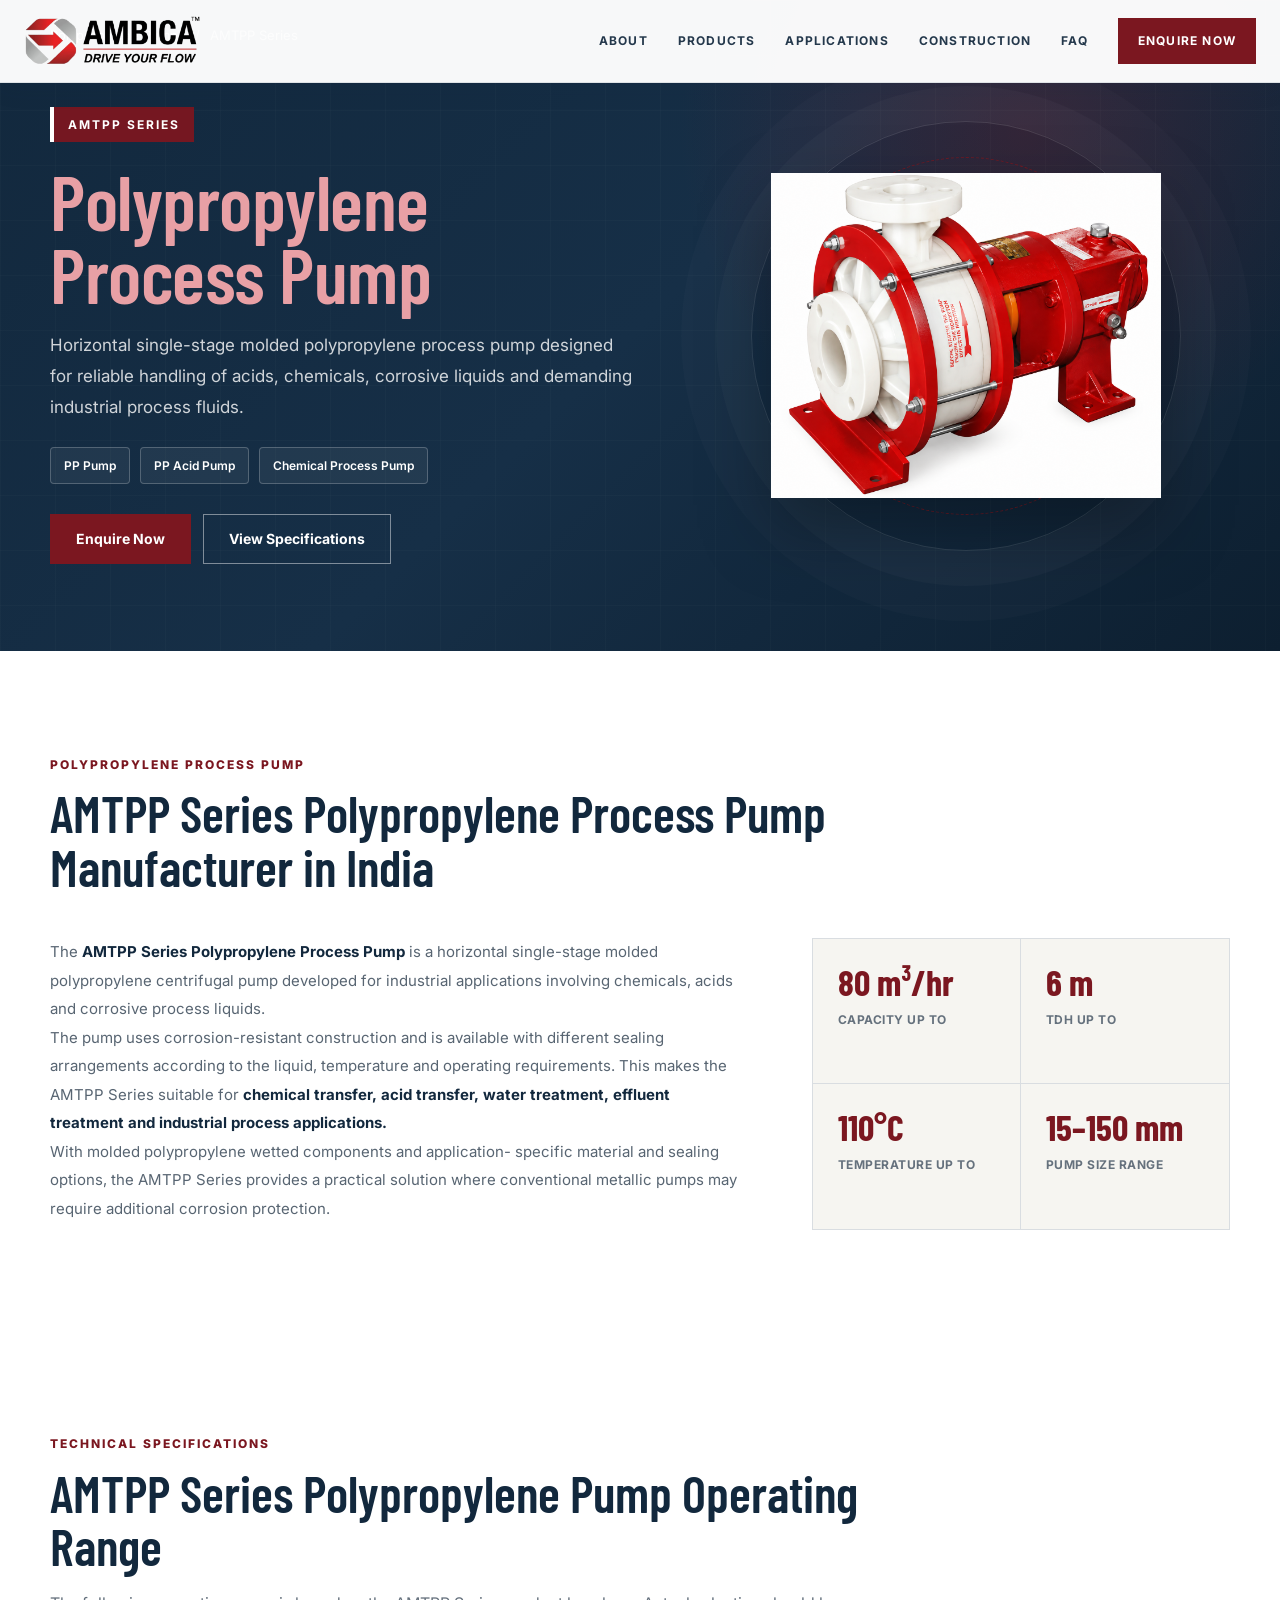
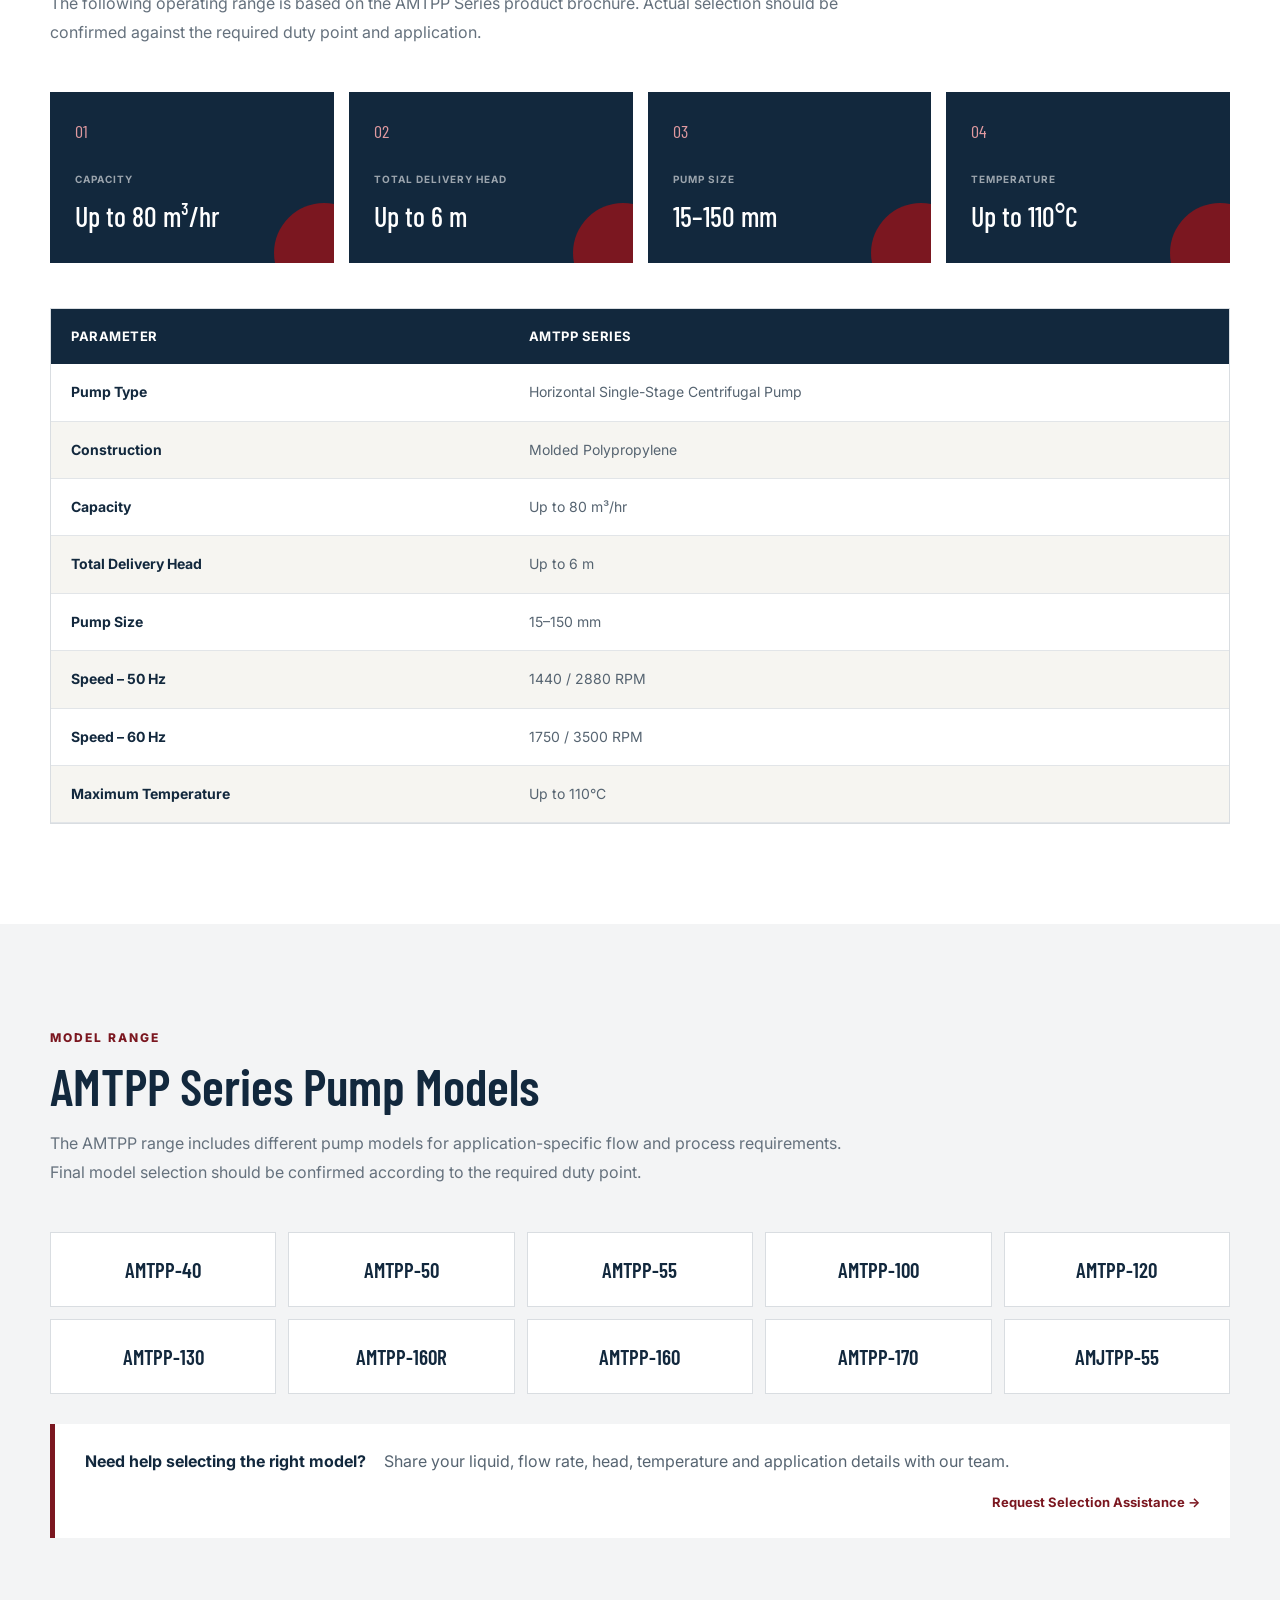
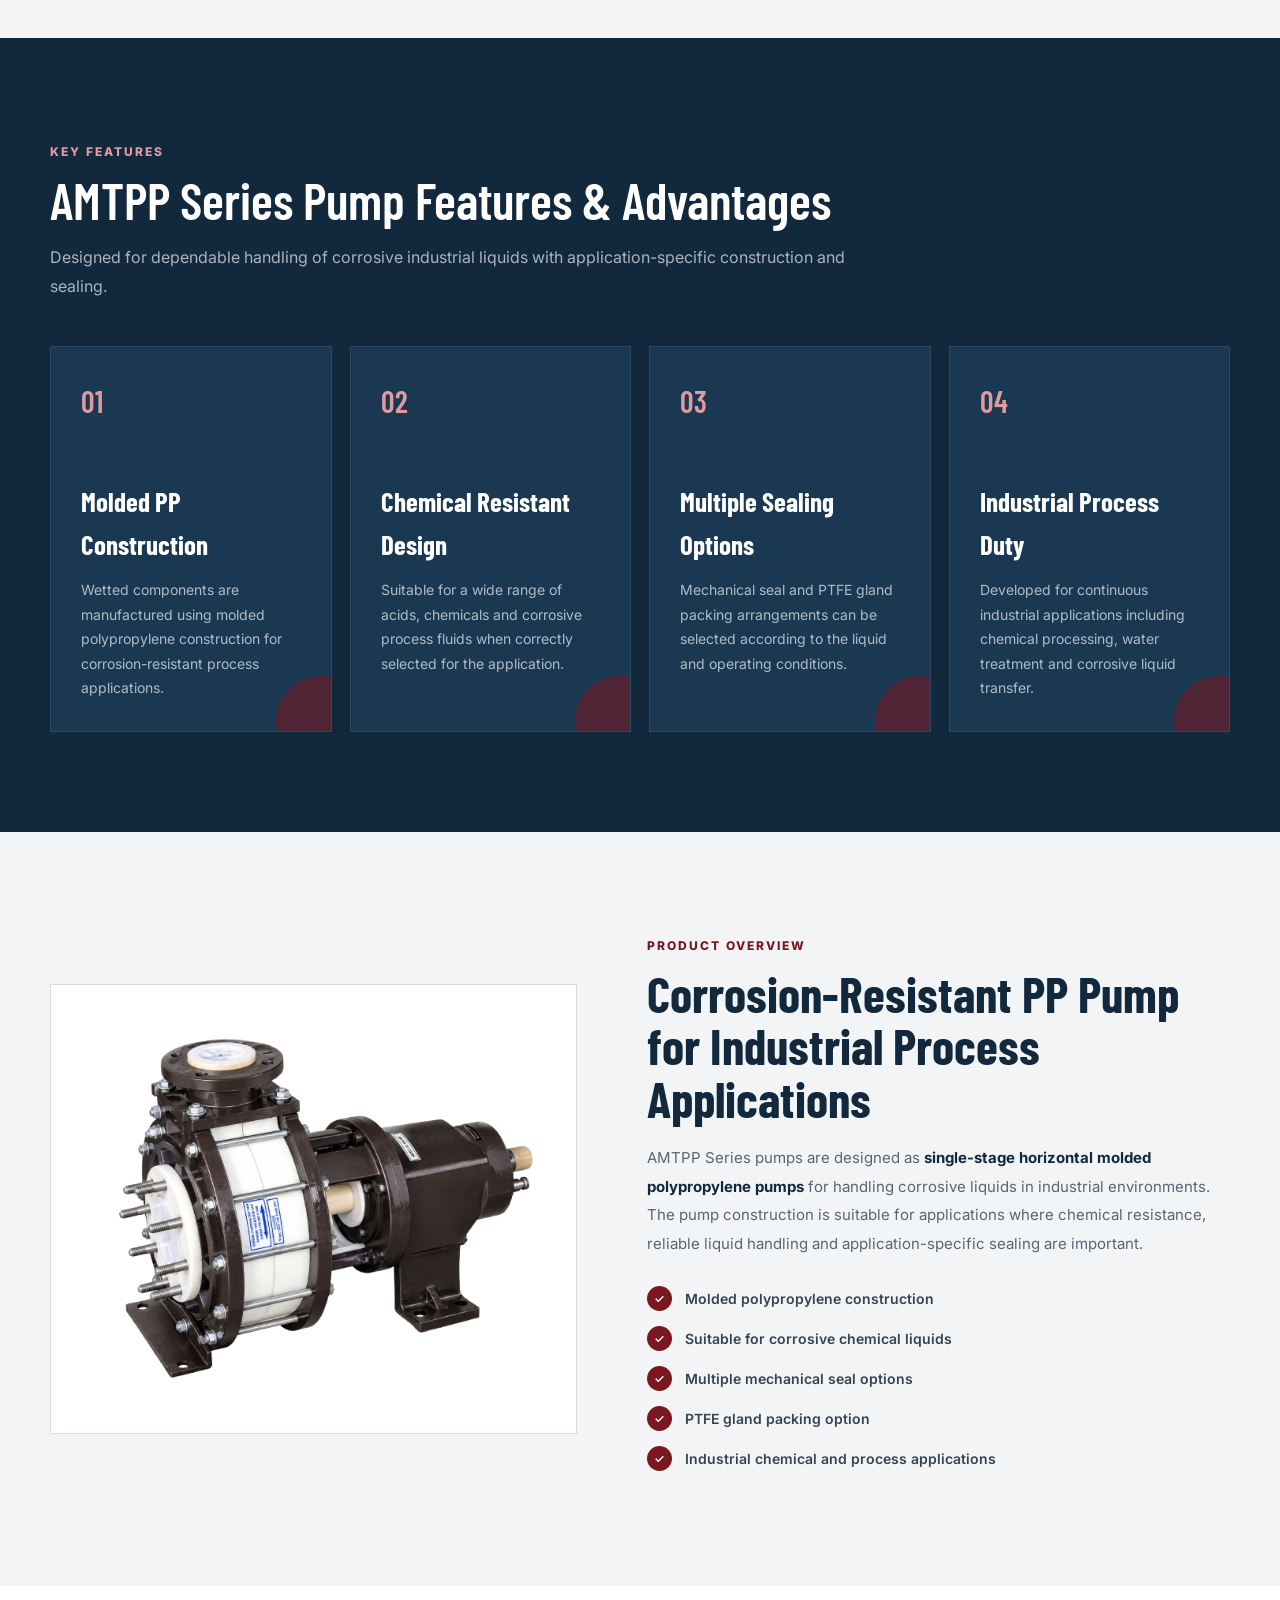
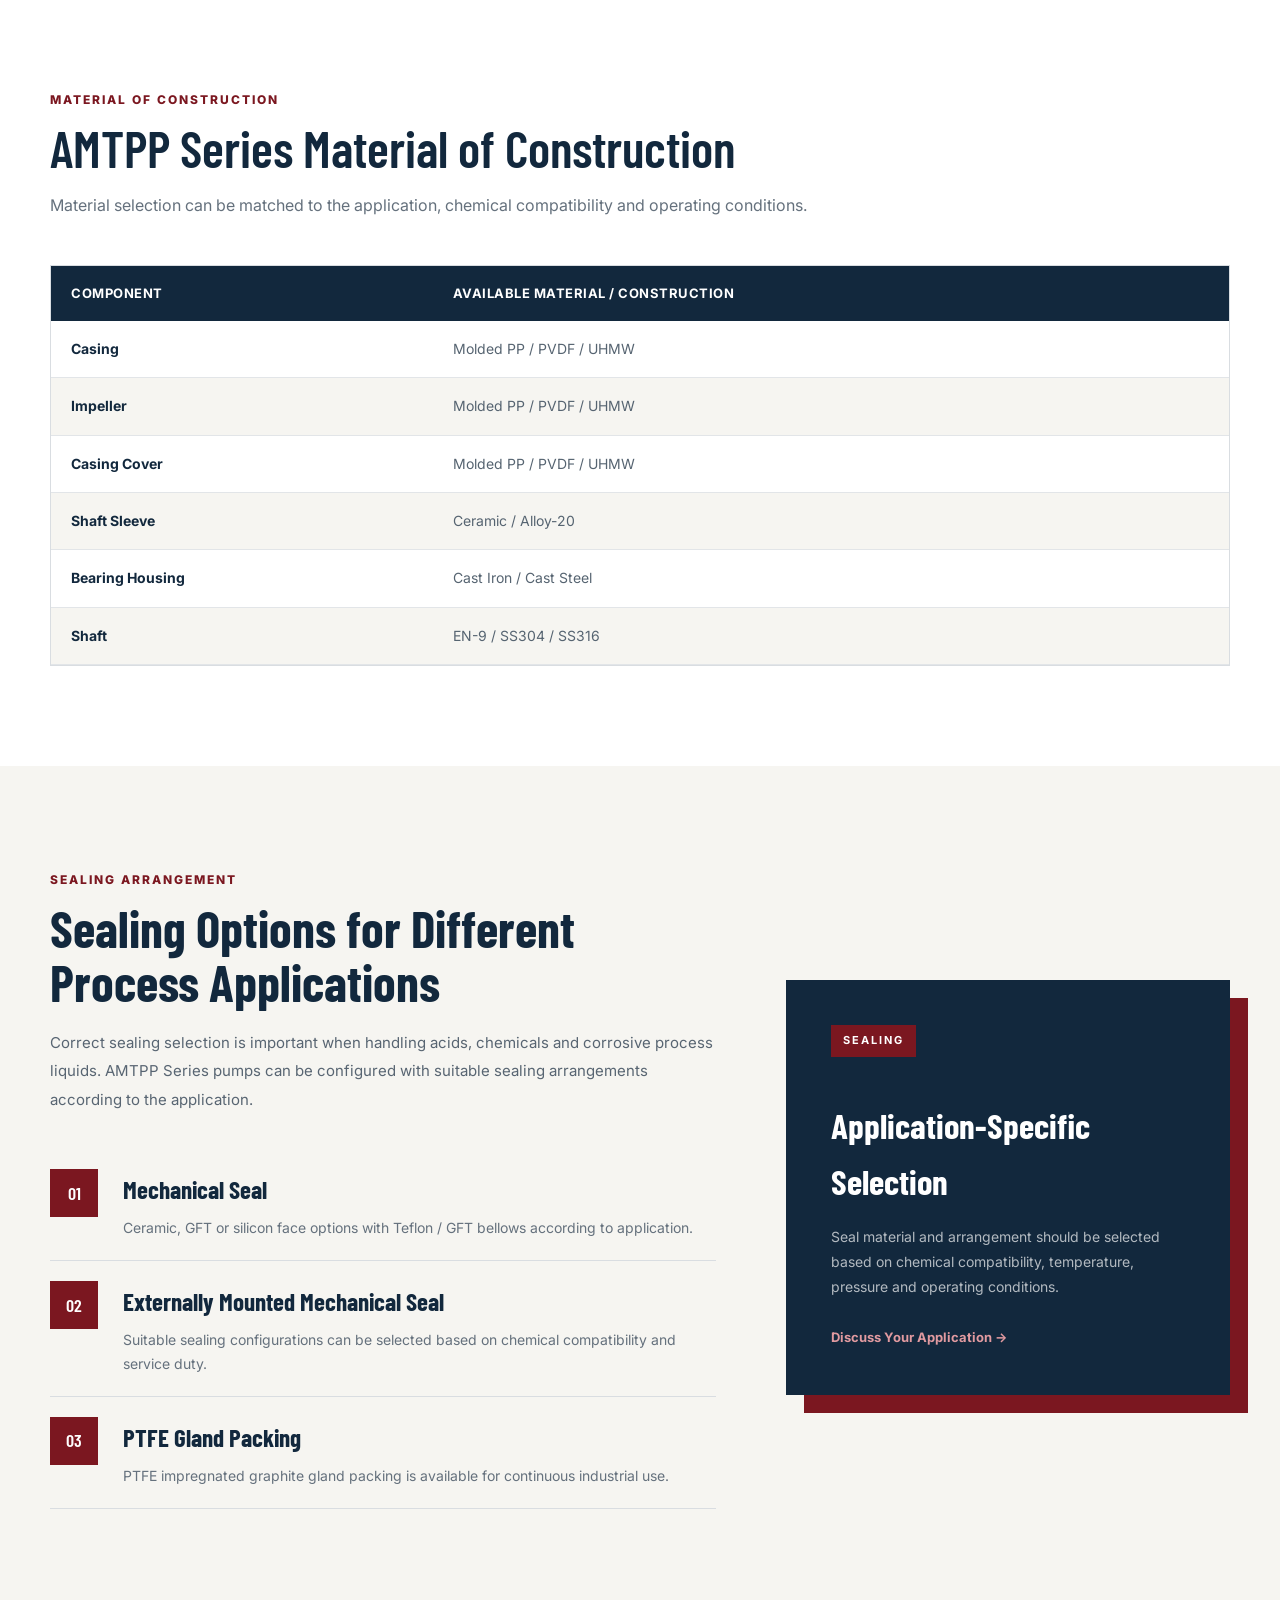
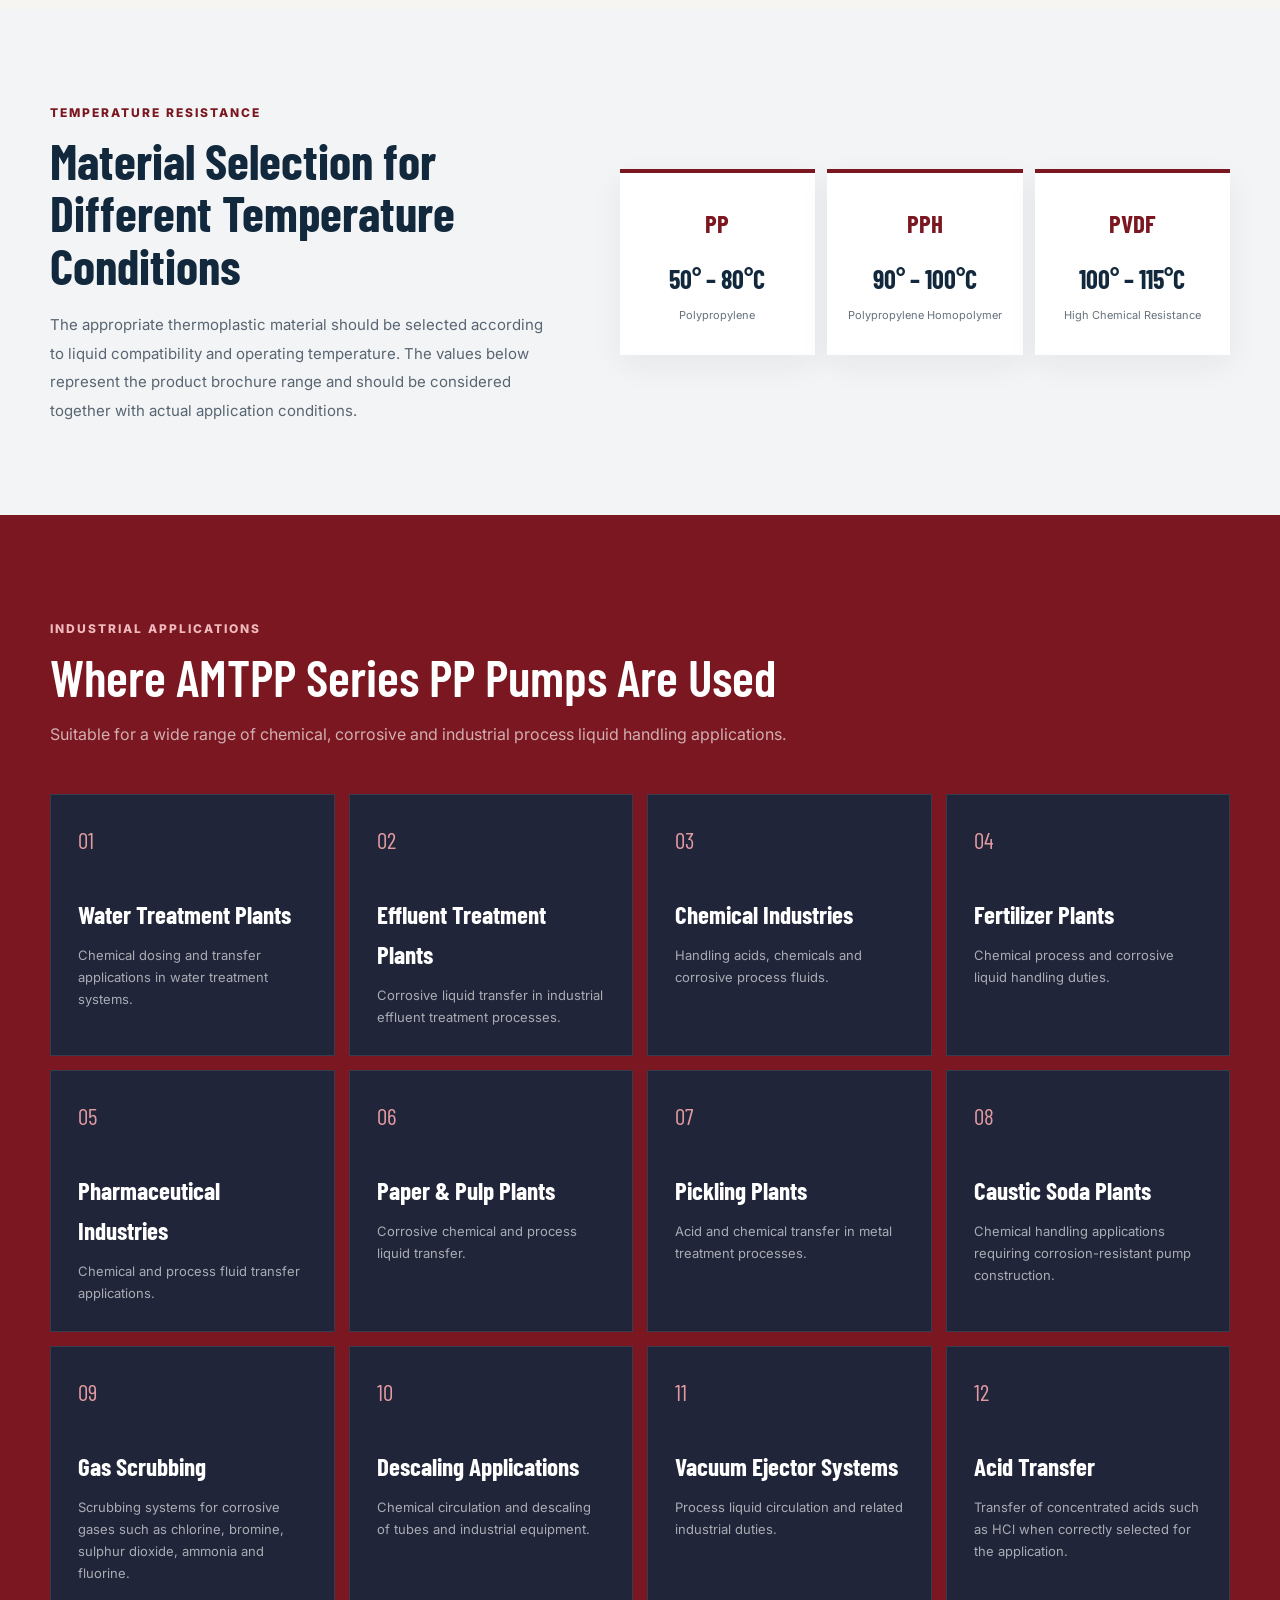
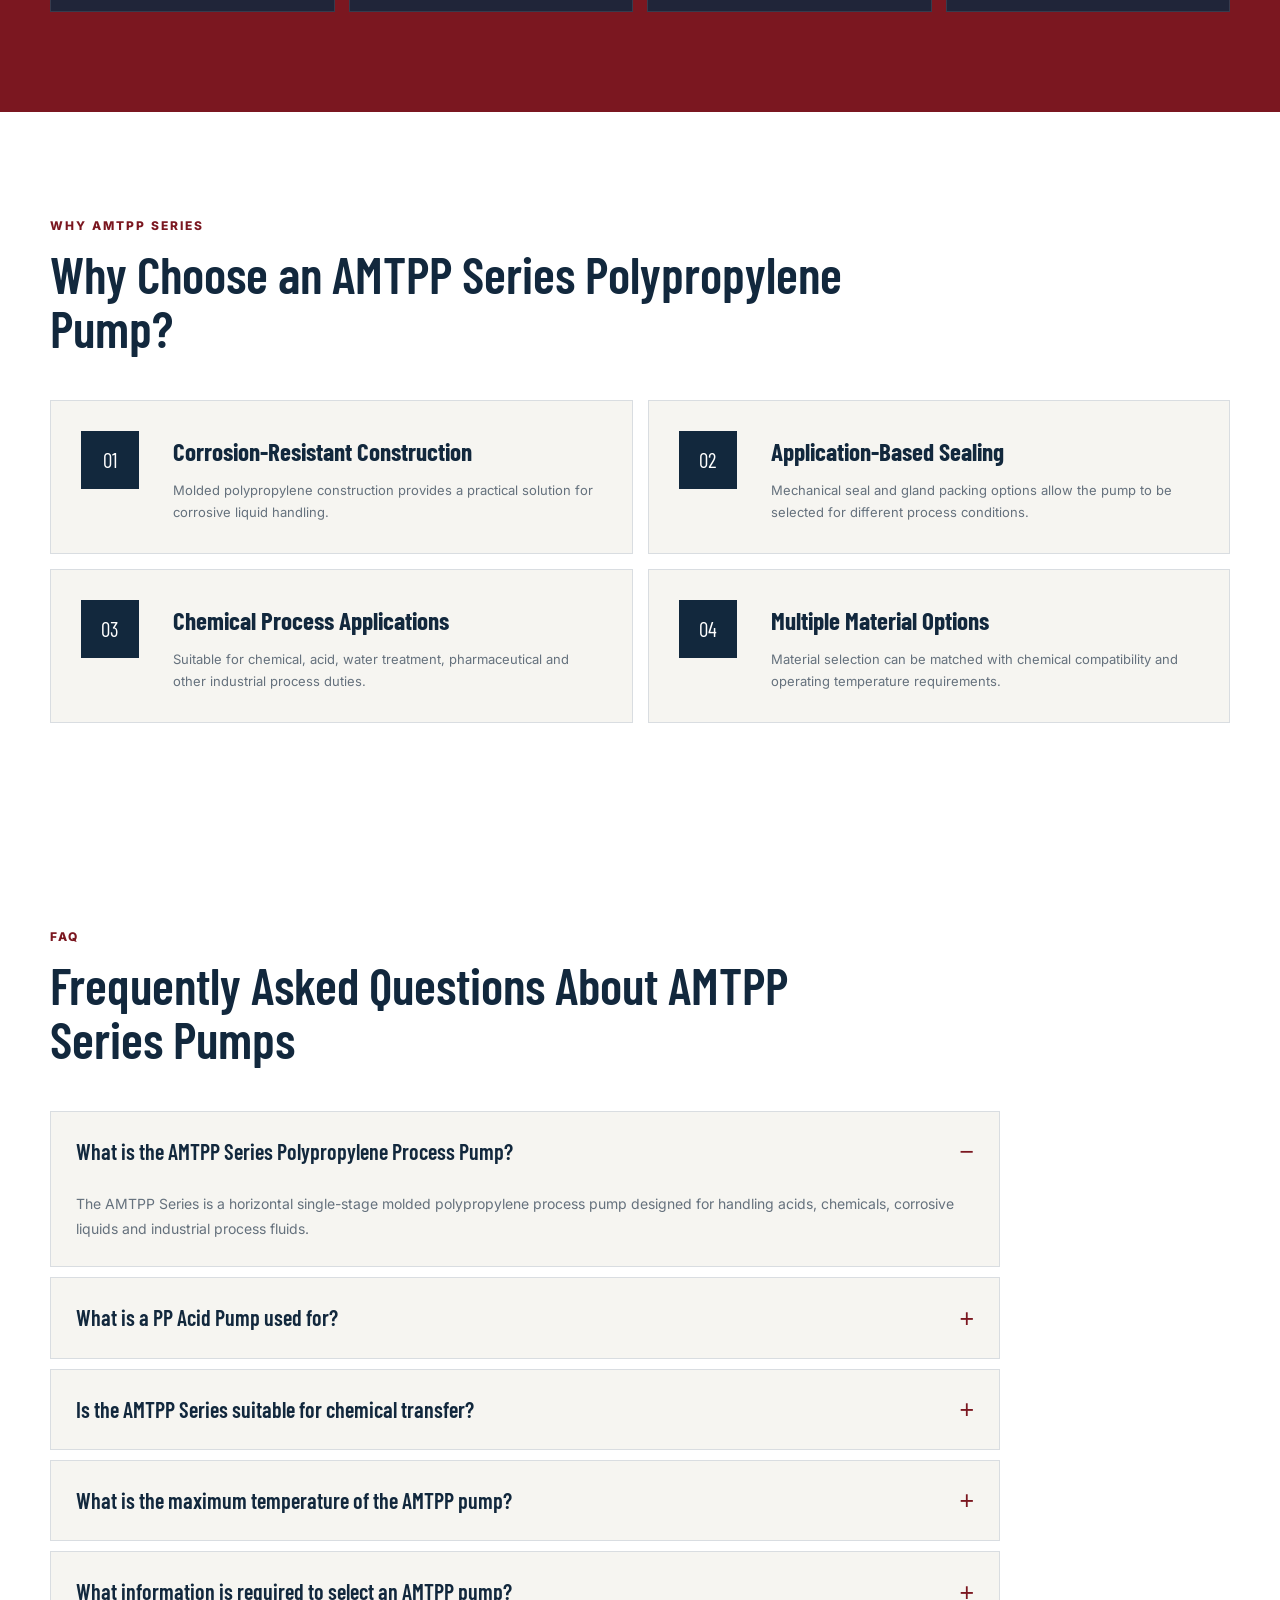
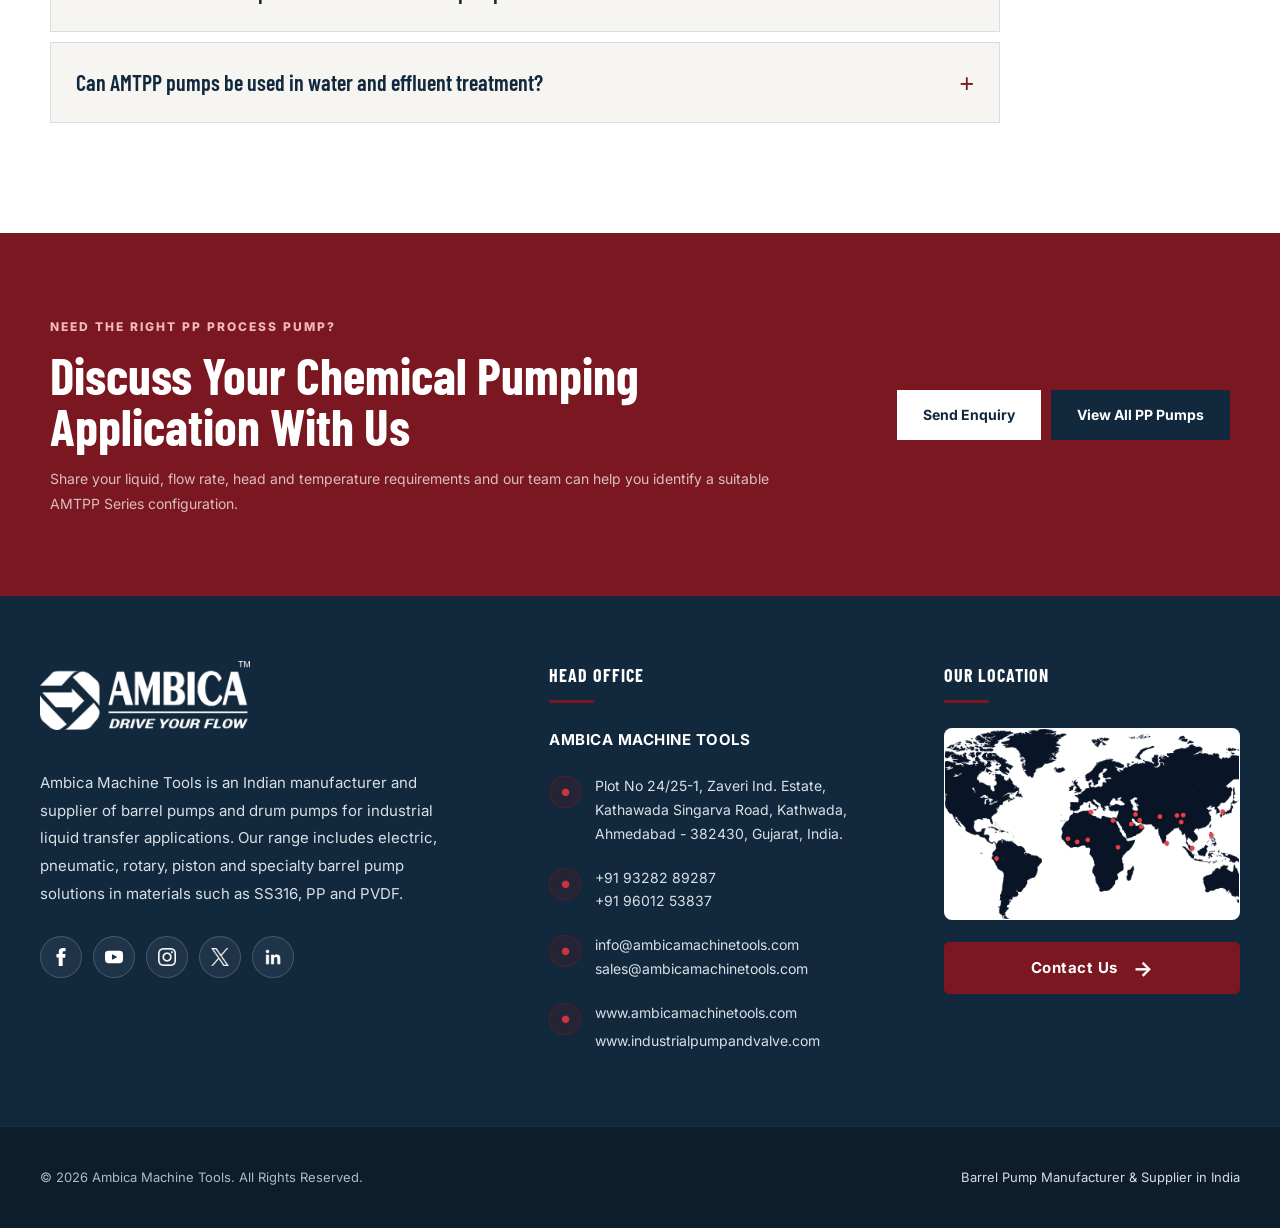
<file: amttp-series-polypropylene-process-pump.html>
<!DOCTYPE html>
<html lang="en">
<head>

    <!-- =========================================================
         BASIC SEO
    ========================================================== -->

    <meta charset="UTF-8">
    <meta name="viewport" content="width=device-width, initial-scale=1.0">

    <title>AMTPP Series Polypropylene Process Pump | PP Pump Manufacturer India</title>

    <meta name="description"
        content="AMTPP Series Polypropylene Process Pump for chemical, acid and corrosive liquid transfer. Molded PP construction, reliable sealing options and industrial process applications.">

    <meta name="keywords"
        content="AMTPP Series Polypropylene Process Pump, Polypropylene Pump, PP Pump, PP Acid Pump, Polypropylene Acid Pump, Polypropylene Process Pump, PP Process Pump, PP Chemical Pump, Polypropylene Chemical Pump, Acid Transfer Pump, Chemical Transfer Pump, Polypropylene Pump Manufacturer India">

    <meta name="robots" content="index, follow">

    <!-- Change this URL to your actual live URL -->
    <link rel="canonical"
        href="https://www.example.com/amttp-series-polypropylene-process-pump.html">

    <!-- =========================================================
         OPEN GRAPH
    ========================================================== -->

    <meta property="og:type" content="product">
    <meta property="og:title"
        content="AMTPP Series Polypropylene Process Pump | PP Pump Manufacturer India">

    <meta property="og:description"
        content="AMTPP Series polypropylene process pump designed for corrosive chemicals, acids and industrial process applications.">

    <meta property="og:image"
        content="https://www.example.com/images/pp-products/amtpp-series-main.jpg">

    <meta property="og:url"
        content="https://www.example.com/amttp-series-polypropylene-process-pump.html">

    <meta property="og:site_name" content="Ambica Machine Tools">

    <!-- =========================================================
         TWITTER
    ========================================================== -->

    <meta name="twitter:card" content="summary_large_image">

    <meta name="twitter:title"
        content="AMTPP Series Polypropylene Process Pump">

    <meta name="twitter:description"
        content="Industrial polypropylene process pump for chemical, acid and corrosive liquid applications.">

    <meta name="twitter:image"
        content="https://www.example.com/images/pp-products/amtpp-series-main.jpg">

    <!-- =========================================================
         FONTS
    ========================================================== -->

    <link rel="preconnect" href="https://fonts.googleapis.com">

    <link rel="preconnect"
        href="https://fonts.gstatic.com"
        crossorigin>

    <link
        href="https://fonts.googleapis.com/css2?family=Barlow+Condensed:wght@400;500;600;700&family=Inter:wght@400;500;600;700&display=swap"
        rel="stylesheet">

    <!-- =========================================================
         EXISTING WEBSITE CSS
    ========================================================== -->

    <link rel="stylesheet" href="css/style.css">

    <!-- =========================================================
         FAVICON
    ========================================================== -->

    <link rel="icon" type="images/png" href="images/favicon-32x32.png" sizes="32x32" />
    <link rel="icon" type="images/png" href="images/favicon-16x16.png" sizes="16x16" />
    <!-- =========================================================
         ORGANIZATION SCHEMA
    ========================================================== -->

    <script type="application/ld+json">
    {
        "@context": "https://schema.org",
        "@type": "Organization",
        "name": "Ambica Machine Tools",
        "url": "https://www.ambicamachinetools.com/",
        "logo": "https://www.ambicamachinetools.com/images/ambica-logo.png",
        "description": "Manufacturer and supplier of industrial pumps, polypropylene pumps, chemical pumps, process pumps and industrial fluid handling equipment in India.",
        "address": {
            "@type": "PostalAddress",
            "streetAddress": "Plot No 24/25-1, Zaveri Ind. Estate, Kathawada Singarva Road, Kathwada",
            "addressLocality": "Ahmedabad",
            "postalCode": "382430",
            "addressRegion": "Gujarat",
            "addressCountry": "IN"
        }
    }
    </script>

    <!-- =========================================================
         WEBPAGE SCHEMA
    ========================================================== -->

    <script type="application/ld+json">
    {
        "@context": "https://schema.org",
        "@type": "WebPage",
        "name": "AMTPP Series Polypropylene Process Pump",
        "url": "https://www.example.com/amttp-series-polypropylene-process-pump.html",
        "description": "AMTPP Series Polypropylene Process Pump for chemical, acid and corrosive liquid transfer applications.",
        "isPartOf": {
            "@type": "WebSite",
            "name": "Ambica Machine Tools",
            "url": "https://www.ambicamachinetools.com/"
        }
    }
    </script>

    <!-- =========================================================
         PRODUCT SCHEMA
    ========================================================== -->

    <script type="application/ld+json">
    {
        "@context": "https://schema.org",
        "@type": "Product",
        "name": "AMTPP Series Polypropylene Process Pump",
        "image": [
            "https://www.example.com/images/pp-products/amtpp-series-main.jpg"
        ],
        "description": "AMTPP Series horizontal single-stage molded polypropylene process pump designed for chemical, acid, corrosive liquid and industrial process applications.",
        "brand": {
            "@type": "Brand",
            "name": "Ambica Machine Tools"
        },
        "manufacturer": {
            "@type": "Organization",
            "name": "Ambica Machine Tools"
        },
        "category": "Polypropylene Process Pump"
    }
    </script>

    <!-- =========================================================
         BREADCRUMB SCHEMA
    ========================================================== -->

    <script type="application/ld+json">
    {
        "@context": "https://schema.org",
        "@type": "BreadcrumbList",
        "itemListElement": [
            {
                "@type": "ListItem",
                "position": 1,
                "name": "Home",
                "item": "https://www.example.com/"
            },
            {
                "@type": "ListItem",
                "position": 2,
                "name": "Polypropylene Pumps",
                "item": "https://www.example.com/"
            },
            {
                "@type": "ListItem",
                "position": 3,
                "name": "AMTPP Series Polypropylene Process Pump",
                "item": "https://www.example.com/amttp-series-polypropylene-process-pump.html"
            }
        ]
    }
    </script>

    <!-- =========================================================
         FAQ SCHEMA
    ========================================================== -->

    <script type="application/ld+json">
    {
        "@context": "https://schema.org",
        "@type": "FAQPage",
        "mainEntity": [
            {
                "@type": "Question",
                "name": "What is the AMTPP Series Polypropylene Process Pump?",
                "acceptedAnswer": {
                    "@type": "Answer",
                    "text": "The AMTPP Series is a horizontal single-stage molded polypropylene process pump designed for handling corrosive chemicals, acids and other industrial process liquids."
                }
            },
            {
                "@type": "Question",
                "name": "What is a polypropylene process pump used for?",
                "acceptedAnswer": {
                    "@type": "Answer",
                    "text": "Polypropylene process pumps are used for chemical transfer, acid handling, water treatment, effluent treatment, pickling, pharmaceutical processes, paper and pulp applications and other corrosive liquid services."
                }
            },
            {
                "@type": "Question",
                "name": "What materials are available for AMTPP Series pumps?",
                "acceptedAnswer": {
                    "@type": "Answer",
                    "text": "Depending on application requirements, wetted components can be supplied in molded polypropylene, PVDF or UHMW-related material configurations as applicable to the pump construction."
                }
            },
            {
                "@type": "Question",
                "name": "What is the maximum temperature of the AMTPP Series pump?",
                "acceptedAnswer": {
                    "@type": "Answer",
                    "text": "The AMTPP Series can be designed for applications up to approximately 110°C, subject to material, sealing arrangement and application conditions."
                }
            },
            {
                "@type": "Question",
                "name": "Where can AMTPP Series polypropylene pumps be used?",
                "acceptedAnswer": {
                    "@type": "Answer",
                    "text": "AMTPP Series pumps are suitable for chemical plants, fertilizer plants, water and effluent treatment plants, pharmaceutical industries, paper and pulp plants, pickling plants, caustic soda applications and corrosive gas scrubbing systems."
                }
            }
        ]
    }
    </script>

</head>

<body>

<!-- =========================================================
     HEADER
========================================================== -->

<header class="header">
    <div class="container nav">
      <a href="index.html" class="logo">
        <img src="images/ambica-logo.png" alt="Ambica Machine Tools">
      </a>
  
      <button class="menu-toggle" aria-label="Open navigation" aria-expanded="false">
        <span></span><span></span><span></span>
      </button>
  
      <nav class="nav-links">
        <a href="#about">About</a>
        <a href="#products">Products</a>
        <a href="#applications">Applications</a>
        <a href="#construction">Construction</a>
        <a href="#faq">FAQ</a>
        <a href="#contact" class="nav-btn">Enquire Now</a>
      </nav>
    </div>
  </header>


<!-- =========================================================
     AMTPP HERO
========================================================== -->

<section class="amtpp-hero">

    <div class="amtpp-hero-grid"></div>

    <div class="container">

        <div class="amtpp-breadcrumb">

            <a href="index.html">
                Polypropylene Pumps
            </a>

            <span>/</span>

            <span>AMTPP Series</span>

        </div>

        <div class="amtpp-hero-layout">

            <div class="amtpp-hero-content">

                <span class="amtpp-eyebrow">
                    AMTPP SERIES
                </span>

                <h1>
                    <strong>Polypropylene Process Pump</strong>
                </h1>

                <p class="amtpp-hero-text">
                    Horizontal single-stage molded polypropylene process pump
                    designed for reliable handling of acids, chemicals,
                    corrosive liquids and demanding industrial process fluids.
                </p>

                <div class="amtpp-hero-tags">

                    <span>PP Pump</span>
                    <span>PP Acid Pump</span>
                    <span>Chemical Process Pump</span>

                </div>

                <div class="amtpp-hero-buttons">

                    <a
                        href="https://www.industrialpumpandvalve.com/contact-us.html"
                        class="amtpp-btn amtpp-btn-primary" target="_blank">
                        Enquire Now
                    </a>

                    <a
                        href="#specifications"
                        class="amtpp-btn amtpp-btn-outline">
                        View Specifications
                    </a>

                </div>

            </div>


            <div class="amtpp-hero-image">

                <div class="amtpp-image-ring"></div>

                <img
                    src="images/pp-products/AMTPP.png"
                    alt="AMTPP Series Polypropylene Process Pump"
                    loading="eager">

            </div>

        </div>

    </div>

</section>


<!-- =========================================================
     INTRO
========================================================== -->

<section class="amtpp-intro">

    <div class="container">

        <div class="amtpp-section-heading">

            <span class="amtpp-kicker">
                POLYPROPYLENE PROCESS PUMP
            </span>

            <h2>
                AMTPP Series Polypropylene Process Pump
                Manufacturer in India
            </h2>

        </div>

        <div class="amtpp-intro-grid">

            <div>

                <p>
                    The <strong>AMTPP Series Polypropylene Process Pump</strong>
                    is a horizontal single-stage molded polypropylene centrifugal
                    pump developed for industrial applications involving
                    chemicals, acids and corrosive process liquids.
                </p>

                <p>
                    The pump uses corrosion-resistant construction and is
                    available with different sealing arrangements according
                    to the liquid, temperature and operating requirements.
                    This makes the AMTPP Series suitable for
                    <strong>chemical transfer, acid transfer, water treatment,
                    effluent treatment and industrial process applications.</strong>
                </p>

                <p>
                    With molded polypropylene wetted components and application-
                    specific material and sealing options, the AMTPP Series
                    provides a practical solution where conventional metallic
                    pumps may require additional corrosion protection.
                </p>

            </div>

            <div class="amtpp-highlight-box">

                <div class="amtpp-highlight-item">
                    <strong>80 m³/hr</strong>
                    <span>Capacity Up To</span>
                </div>

                <div class="amtpp-highlight-item">
                    <strong>6 m</strong>
                    <span>TDH Up To</span>
                </div>

                <div class="amtpp-highlight-item">
                    <strong>110°C</strong>
                    <span>Temperature Up To</span>
                </div>

                <div class="amtpp-highlight-item">
                    <strong>15–150 mm</strong>
                    <span>Pump Size Range</span>
                </div>

            </div>

        </div>

    </div>

</section>



<!-- =========================================================
     TECHNICAL SPECIFICATIONS
========================================================== -->

<section
    class="amtpp-specifications"
    id="specifications">

    <div class="container">

        <div class="amtpp-section-heading">

            <span class="amtpp-kicker">
                TECHNICAL SPECIFICATIONS
            </span>

            <h2>
                AMTPP Series Polypropylene Pump Operating Range
            </h2>

            <p>
                The following operating range is based on the AMTPP Series
                product brochure. Actual selection should be confirmed against
                the required duty point and application.
            </p>

        </div>


        <div class="amtpp-spec-grid">

            <div class="amtpp-spec-box">

                <span>01</span>

                <small>
                    CAPACITY
                </small>

                <strong>
                    Up to 80 m³/hr
                </strong>

            </div>


            <div class="amtpp-spec-box">

                <span>02</span>

                <small>
                    TOTAL DELIVERY HEAD
                </small>

                <strong>
                    Up to 6 m
                </strong>

            </div>


            <div class="amtpp-spec-box">

                <span>03</span>

                <small>
                    PUMP SIZE
                </small>

                <strong>
                    15–150 mm
                </strong>

            </div>


            <div class="amtpp-spec-box">

                <span>04</span>

                <small>
                    TEMPERATURE
                </small>

                <strong>
                    Up to 110°C
                </strong>

            </div>

        </div>


        <div class="amtpp-table-wrap amtpp-spec-table-wrap">

            <table class="amtpp-table">

                <thead>

                    <tr>
                        <th>Parameter</th>
                        <th>AMTPP Series</th>
                    </tr>

                </thead>

                <tbody>

                    <tr>
                        <td>Pump Type</td>
                        <td>Horizontal Single-Stage Centrifugal Pump</td>
                    </tr>

                    <tr>
                        <td>Construction</td>
                        <td>Molded Polypropylene</td>
                    </tr>

                    <tr>
                        <td>Capacity</td>
                        <td>Up to 80 m³/hr</td>
                    </tr>

                    <tr>
                        <td>Total Delivery Head</td>
                        <td>Up to 6 m</td>
                    </tr>

                    <tr>
                        <td>Pump Size</td>
                        <td>15–150 mm</td>
                    </tr>

                    <tr>
                        <td>Speed – 50 Hz</td>
                        <td>1440 / 2880 RPM</td>
                    </tr>

                    <tr>
                        <td>Speed – 60 Hz</td>
                        <td>1750 / 3500 RPM</td>
                    </tr>

                    <tr>
                        <td>Maximum Temperature</td>
                        <td>Up to 110°C</td>
                    </tr>

                </tbody>

            </table>

        </div>

    </div>

</section>



<!-- =========================================================
     MODEL RANGE
========================================================== -->

<section class="amtpp-models">

    <div class="container">

        <div class="amtpp-section-heading">

            <span class="amtpp-kicker">
                MODEL RANGE
            </span>

            <h2>
                AMTPP Series Pump Models
            </h2>

            <p>
                The AMTPP range includes different pump models for
                application-specific flow and process requirements.
                Final model selection should be confirmed according to
                the required duty point.
            </p>

        </div>


        <div class="amtpp-model-grid">

            <div>AMTPP-40</div>
            <div>AMTPP-50</div>
            <div>AMTPP-55</div>
            <div>AMTPP-100</div>
            <div>AMTPP-120</div>
            <div>AMTPP-130</div>
            <div>AMTPP-160R</div>
            <div>AMTPP-160</div>
            <div>AMTPP-170</div>
            <div>AMJTPP-55</div>

        </div>

        <div class="amtpp-model-note">

            <strong>Need help selecting the right model?</strong>

            <span>
                Share your liquid, flow rate, head, temperature and
                application details with our team.
            </span>

            <a href="https://www.industrialpumpandvalve.com/contact-us.html" target="_blank">
                Request Selection Assistance →
            </a>

        </div>

    </div>

</section>
<!-- =========================================================
     FEATURES
========================================================== -->

<section class="amtpp-features">

    <div class="container">

        <div class="amtpp-section-heading amtpp-heading-light">

            <span class="amtpp-kicker">
                KEY FEATURES
            </span>

            <h2>
                AMTPP Series Pump Features & Advantages
            </h2>

            <p>
                Designed for dependable handling of corrosive industrial
                liquids with application-specific construction and sealing.
            </p>

        </div>

        <div class="amtpp-feature-grid">

            <div class="amtpp-feature-card">

                <div class="amtpp-feature-number">01</div>

                <h3>
                    Molded PP Construction
                </h3>

                <p>
                    Wetted components are manufactured using molded
                    polypropylene construction for corrosion-resistant
                    process applications.
                </p>

            </div>


            <div class="amtpp-feature-card">

                <div class="amtpp-feature-number">02</div>

                <h3>
                    Chemical Resistant Design
                </h3>

                <p>
                    Suitable for a wide range of acids, chemicals and
                    corrosive process fluids when correctly selected for
                    the application.
                </p>

            </div>


            <div class="amtpp-feature-card">

                <div class="amtpp-feature-number">03</div>

                <h3>
                    Multiple Sealing Options
                </h3>

                <p>
                    Mechanical seal and PTFE gland packing arrangements
                    can be selected according to the liquid and operating
                    conditions.
                </p>

            </div>


            <div class="amtpp-feature-card">

                <div class="amtpp-feature-number">04</div>

                <h3>
                    Industrial Process Duty
                </h3>

                <p>
                    Developed for continuous industrial applications
                    including chemical processing, water treatment and
                    corrosive liquid transfer.
                </p>

            </div>

        </div>

    </div>

</section>
<!-- =========================================================
     PRODUCT OVERVIEW
========================================================== -->

<section class="amtpp-overview">

    <div class="container">

        <div class="amtpp-two-column">

            <div class="amtpp-overview-image">

                <img
                    src="images/pp-products/AMJPP.png"
                    alt="AMTPP Series PP Process Pump"
                    loading="lazy">

            </div>

            <div class="amtpp-overview-content">

                <span class="amtpp-kicker">
                    PRODUCT OVERVIEW
                </span>

                <h2>
                    Corrosion-Resistant PP Pump for Industrial Process Applications
                </h2>

                <p>
                    AMTPP Series pumps are designed as
                    <strong>single-stage horizontal molded polypropylene pumps</strong>
                    for handling corrosive liquids in industrial environments.
                </p>

                <p>
                    The pump construction is suitable for applications where
                    chemical resistance, reliable liquid handling and
                    application-specific sealing are important.
                </p>

                <ul class="amtpp-check-list">

                    <li>
                        <span>✓</span>
                        Molded polypropylene construction
                    </li>

                    <li>
                        <span>✓</span>
                        Suitable for corrosive chemical liquids
                    </li>

                    <li>
                        <span>✓</span>
                        Multiple mechanical seal options
                    </li>

                    <li>
                        <span>✓</span>
                        PTFE gland packing option
                    </li>

                    <li>
                        <span>✓</span>
                        Industrial chemical and process applications
                    </li>

                </ul>

            </div>

        </div>

    </div>

</section>

<!-- =========================================================
     MATERIAL OF CONSTRUCTION
========================================================== -->

<section class="amtpp-material">

    <div class="container">

        <div class="amtpp-section-heading">

            <span class="amtpp-kicker">
                MATERIAL OF CONSTRUCTION
            </span>

            <h2>
                AMTPP Series Material of Construction
            </h2>

            <p>
                Material selection can be matched to the application,
                chemical compatibility and operating conditions.
            </p>

        </div>


        <div class="amtpp-table-wrap">

            <table class="amtpp-table">

                <thead>

                    <tr>
                        <th>Component</th>
                        <th>Available Material / Construction</th>
                    </tr>

                </thead>

                <tbody>

                    <tr>
                        <td>Casing</td>
                        <td>Molded PP / PVDF / UHMW</td>
                    </tr>

                    <tr>
                        <td>Impeller</td>
                        <td>Molded PP / PVDF / UHMW</td>
                    </tr>

                    <tr>
                        <td>Casing Cover</td>
                        <td>Molded PP / PVDF / UHMW</td>
                    </tr>

                    <tr>
                        <td>Shaft Sleeve</td>
                        <td>Ceramic / Alloy-20</td>
                    </tr>

                    <tr>
                        <td>Bearing Housing</td>
                        <td>Cast Iron / Cast Steel</td>
                    </tr>

                    <tr>
                        <td>Shaft</td>
                        <td>EN-9 / SS304 / SS316</td>
                    </tr>

                </tbody>

            </table>

        </div>

    </div>

</section>


<!-- =========================================================
     SEALING
========================================================== -->

<section class="amtpp-sealing">

    <div class="container">

        <div class="amtpp-sealing-grid">

            <div class="amtpp-sealing-content">

                <span class="amtpp-kicker">
                    SEALING ARRANGEMENT
                </span>

                <h2>
                    Sealing Options for Different Process Applications
                </h2>

                <p>
                    Correct sealing selection is important when handling
                    acids, chemicals and corrosive process liquids.
                    AMTPP Series pumps can be configured with suitable
                    sealing arrangements according to the application.
                </p>

                <div class="amtpp-seal-list">

                    <div class="amtpp-seal-item">

                        <span class="amtpp-seal-icon">01</span>

                        <div>
                            <h3>
                                Mechanical Seal
                            </h3>

                            <p>
                                Ceramic, GFT or silicon face options with
                                Teflon / GFT bellows according to application.
                            </p>
                        </div>

                    </div>


                    <div class="amtpp-seal-item">

                        <span class="amtpp-seal-icon">02</span>

                        <div>
                            <h3>
                                Externally Mounted Mechanical Seal
                            </h3>

                            <p>
                                Suitable sealing configurations can be selected
                                based on chemical compatibility and service duty.
                            </p>
                        </div>

                    </div>


                    <div class="amtpp-seal-item">

                        <span class="amtpp-seal-icon">03</span>

                        <div>
                            <h3>
                                PTFE Gland Packing
                            </h3>

                            <p>
                                PTFE impregnated graphite gland packing is
                                available for continuous industrial use.
                            </p>
                        </div>

                    </div>

                </div>

            </div>


            <div class="amtpp-sealing-card">

                <div class="amtpp-sealing-card-top">
                    SEALING
                </div>

                <h3>
                    Application-Specific Selection
                </h3>

                <p>
                    Seal material and arrangement should be selected based
                    on chemical compatibility, temperature, pressure and
                    operating conditions.
                </p>

                <a href="https://www.industrialpumpandvalve.com/contact-us.html" target="_blank">
                    Discuss Your Application →
                </a>

            </div>

        </div>

    </div>

</section>


<!-- =========================================================
     TEMPERATURE RESISTANCE
========================================================== -->

<section class="amtpp-temperature">

    <div class="container">

        <div class="amtpp-temperature-layout">

            <div>

                <span class="amtpp-kicker">
                    TEMPERATURE RESISTANCE
                </span>

                <h2>
                    Material Selection for Different Temperature Conditions
                </h2>

                <p>
                    The appropriate thermoplastic material should be selected
                    according to liquid compatibility and operating temperature.
                    The values below represent the product brochure range and
                    should be considered together with actual application
                    conditions.
                </p>

            </div>


            <div class="amtpp-temp-cards">

                <div class="amtpp-temp-card">

                    <span>PP</span>

                    <strong>
                        50° – 80°C
                    </strong>

                    <small>
                        Polypropylene
                    </small>

                </div>


                <div class="amtpp-temp-card">

                    <span>PPH</span>

                    <strong>
                        90° – 100°C
                    </strong>

                    <small>
                        Polypropylene Homopolymer
                    </small>

                </div>


                <div class="amtpp-temp-card">

                    <span>PVDF</span>

                    <strong>
                        100° – 115°C
                    </strong>

                    <small>
                        High Chemical Resistance
                    </small>

                </div>

            </div>

        </div>

    </div>

</section>


<!-- =========================================================
     APPLICATIONS
========================================================== -->

<section class="amtpp-applications">

    <div class="container">

        <div class="amtpp-section-heading amtpp-heading-light">

            <span class="amtpp-kicker">
                INDUSTRIAL APPLICATIONS
            </span>

            <h2>
                Where AMTPP Series PP Pumps Are Used
            </h2>

            <p>
                Suitable for a wide range of chemical, corrosive and
                industrial process liquid handling applications.
            </p>

        </div>


        <div class="amtpp-application-grid">

            <div class="amtpp-application-card">
                <span>01</span>
                <h3>Water Treatment Plants</h3>
                <p>
                    Chemical dosing and transfer applications in water
                    treatment systems.
                </p>
            </div>


            <div class="amtpp-application-card">
                <span>02</span>
                <h3>Effluent Treatment Plants</h3>
                <p>
                    Corrosive liquid transfer in industrial effluent
                    treatment processes.
                </p>
            </div>


            <div class="amtpp-application-card">
                <span>03</span>
                <h3>Chemical Industries</h3>
                <p>
                    Handling acids, chemicals and corrosive process fluids.
                </p>
            </div>


            <div class="amtpp-application-card">
                <span>04</span>
                <h3>Fertilizer Plants</h3>
                <p>
                    Chemical process and corrosive liquid handling duties.
                </p>
            </div>


            <div class="amtpp-application-card">
                <span>05</span>
                <h3>Pharmaceutical Industries</h3>
                <p>
                    Chemical and process fluid transfer applications.
                </p>
            </div>


            <div class="amtpp-application-card">
                <span>06</span>
                <h3>Paper & Pulp Plants</h3>
                <p>
                    Corrosive chemical and process liquid transfer.
                </p>
            </div>


            <div class="amtpp-application-card">
                <span>07</span>
                <h3>Pickling Plants</h3>
                <p>
                    Acid and chemical transfer in metal treatment processes.
                </p>
            </div>


            <div class="amtpp-application-card">
                <span>08</span>
                <h3>Caustic Soda Plants</h3>
                <p>
                    Chemical handling applications requiring corrosion-resistant
                    pump construction.
                </p>
            </div>


            <div class="amtpp-application-card">
                <span>09</span>
                <h3>Gas Scrubbing</h3>
                <p>
                    Scrubbing systems for corrosive gases such as chlorine,
                    bromine, sulphur dioxide, ammonia and fluorine.
                </p>
            </div>


            <div class="amtpp-application-card">
                <span>10</span>
                <h3>Descaling Applications</h3>
                <p>
                    Chemical circulation and descaling of tubes and industrial
                    equipment.
                </p>
            </div>


            <div class="amtpp-application-card">
                <span>11</span>
                <h3>Vacuum Ejector Systems</h3>
                <p>
                    Process liquid circulation and related industrial duties.
                </p>
            </div>


            <div class="amtpp-application-card">
                <span>12</span>
                <h3>Acid Transfer</h3>
                <p>
                    Transfer of concentrated acids such as HCl when correctly
                    selected for the application.
                </p>
            </div>

        </div>

    </div>

</section>


<!-- =========================================================
     WHY CHOOSE AMTPP
========================================================== -->

<section class="amtpp-why">

    <div class="container">

        <div class="amtpp-section-heading">

            <span class="amtpp-kicker">
                WHY AMTPP SERIES
            </span>

            <h2>
                Why Choose an AMTPP Series Polypropylene Pump?
            </h2>

        </div>


        <div class="amtpp-why-grid">

            <div class="amtpp-why-card">

                <div class="amtpp-why-icon">
                    01
                </div>

                <div>
                    <h3>
                        Corrosion-Resistant Construction
                    </h3>

                    <p>
                        Molded polypropylene construction provides a practical
                        solution for corrosive liquid handling.
                    </p>
                </div>

            </div>


            <div class="amtpp-why-card">

                <div class="amtpp-why-icon">
                    02
                </div>

                <div>
                    <h3>
                        Application-Based Sealing
                    </h3>

                    <p>
                        Mechanical seal and gland packing options allow the
                        pump to be selected for different process conditions.
                    </p>
                </div>

            </div>


            <div class="amtpp-why-card">

                <div class="amtpp-why-icon">
                    03
                </div>

                <div>
                    <h3>
                        Chemical Process Applications
                    </h3>

                    <p>
                        Suitable for chemical, acid, water treatment,
                        pharmaceutical and other industrial process duties.
                    </p>
                </div>

            </div>


            <div class="amtpp-why-card">

                <div class="amtpp-why-icon">
                    04
                </div>

                <div>
                    <h3>
                        Multiple Material Options
                    </h3>

                    <p>
                        Material selection can be matched with chemical
                        compatibility and operating temperature requirements.
                    </p>
                </div>

            </div>

        </div>

    </div>

</section>


<!-- =========================================================
     FAQ
========================================================== -->

<section
    class="amtpp-faq"
    id="faq">

    <div class="container">

        <div class="amtpp-section-heading">

            <span class="amtpp-kicker">
                FAQ
            </span>

            <h2>
                Frequently Asked Questions About AMTPP Series Pumps
            </h2>

        </div>


        <div class="amtpp-faq-list">


            <details open>

                <summary>
                    What is the AMTPP Series Polypropylene Process Pump?
                </summary>

                <p>
                    The AMTPP Series is a horizontal single-stage molded
                    polypropylene process pump designed for handling acids,
                    chemicals, corrosive liquids and industrial process fluids.
                </p>

            </details>


            <details>

                <summary>
                    What is a PP Acid Pump used for?
                </summary>

                <p>
                    A PP acid pump is used to transfer compatible acids and
                    corrosive liquids in applications such as chemical plants,
                    pickling plants, water treatment systems and industrial
                    process plants.
                </p>

            </details>


            <details>

                <summary>
                    Is the AMTPP Series suitable for chemical transfer?
                </summary>

                <p>
                    Yes. The AMTPP Series is designed for chemical process and
                    corrosive liquid transfer applications. Material and seal
                    selection should always be confirmed against the specific
                    chemical and operating conditions.
                </p>

            </details>


            <details>

                <summary>
                    What is the maximum temperature of the AMTPP pump?
                </summary>

                <p>
                    The AMTPP Series is designed for applications up to
                    approximately 110°C. Actual allowable temperature depends
                    on material, chemical compatibility, sealing arrangement
                    and operating conditions.
                </p>

            </details>


            <details>

                <summary>
                    What information is required to select an AMTPP pump?
                </summary>

                <p>
                    Pump selection generally requires information such as
                    liquid name, concentration, flow rate, required head,
                    operating temperature, specific gravity, viscosity and
                    suction conditions.
                </p>

            </details>


            <details>

                <summary>
                    Can AMTPP pumps be used in water and effluent treatment?
                </summary>

                <p>
                    Yes. AMTPP Series pumps are suitable for various water
                    treatment and effluent treatment applications involving
                    compatible chemicals and corrosive process liquids.
                </p>

            </details>

        </div>

    </div>

</section>


<!-- =========================================================
     CTA
========================================================== -->

<section class="amtpp-final-cta">

    <div class="container">

        <div class="amtpp-cta-inner">

            <div>

                <span class="amtpp-kicker">
                    NEED THE RIGHT PP PROCESS PUMP?
                </span>

                <h2>
                    Discuss Your Chemical Pumping Application With Us
                </h2>

                <p>
                    Share your liquid, flow rate, head and temperature
                    requirements and our team can help you identify a
                    suitable AMTPP Series configuration.
                </p>

            </div>

            <div class="amtpp-cta-buttons">

                <a
                    href="https://www.industrialpumpandvalve.com/contact-us.html"
                    class="amtpp-btn amtpp-btn-white" target="_blank">
                    Send Enquiry
                </a>

                <a
                    href="index.html"
                    class="amtpp-btn amtpp-btn-dark">
                    View All PP Pumps
                </a>

            </div>

        </div>

    </div>

</section>


<!-- =========================================================
     FOOTER
========================================================== -->

<footer class="site-footer">

    <!-- Decorative Background -->
    <div class="footer-bg-logo">
        <img src="images/footer-bg-logo.png"
             alt=""
             aria-hidden="true">
    </div>
  
    <div class="footer-main">
  
        <div class="custom-container">
  
            <div class="footer-grid">
  
                <!-- =========================
                     COLUMN 1 : COMPANY
                ========================== -->
                <div class="footer-column footer-company">
  
                    <a href="https://www.ambicamachinetools.com/"
                       class="footer-logo"
                       aria-label="Ambica Machine Tools Home">
  
                        <img src="images/ambica-footer-logo.png"
                             alt="Ambica Machine Tools">
                    </a>
  
                    <p class="footer-description">
                        Ambica Machine Tools is an Indian manufacturer and
                        supplier of barrel pumps and drum pumps for industrial
                        liquid transfer applications. Our range includes
                        electric, pneumatic, rotary, piston and specialty
                        barrel pump solutions in materials such as SS316,
                        PP and PVDF.
                    </p>
  
                    <!-- Social Media -->
                    <div class="footer-social">
  
                        <a href="https://www.facebook.com/ambicamachine/"
                           target="_blank"
                           rel="noopener noreferrer"
                           aria-label="Ambica Machine Tools Facebook">
  
                            <img src="images/facebook.svg"
                                 alt="Facebook">
                        </a>
  
                        <a href="https://www.youtube.com/@ambicamachinetools7338"
                           target="_blank"
                           rel="noopener noreferrer"
                           aria-label="Ambica Machine Tools YouTube">
  
                            <img src="images/youtube.svg"
                                 alt="YouTube">
                        </a>
  
                        <a href="https://www.instagram.com/ambicamachinetools/"
                           target="_blank"
                           rel="noopener noreferrer"
                           aria-label="Ambica Machine Tools Instagram">
  
                            <img src="images/instagram.png"
                                 alt="Instagram">
                        </a>
  
                        <a href="https://x.com/ambicamachine"
                           target="_blank"
                           rel="noopener noreferrer"
                           aria-label="Ambica Machine Tools X">
  
                            <img src="images/twitter-img.png"
                                 alt="X">
                        </a>
  
                        <a href="https://www.linkedin.com/company/ambica-machine-tools"
                           target="_blank"
                           rel="noopener noreferrer"
                           aria-label="Ambica Machine Tools LinkedIn">
  
                            <img src="images/linkedin-img.png"
                                 alt="LinkedIn">
                        </a>
  
                    </div>
  
                </div>
  
  
                <!-- =========================
                     COLUMN 3 : HEAD OFFICE
                ========================== -->
                <div class="footer-column footer-contact">
  
                    <h3>HEAD OFFICE</h3>
  
                    <h4>AMBICA MACHINE TOOLS</h4>
  
                    <div class="contact-item">
  
                        <span class="contact-icon">●</span>
  
                        <p>
                            Plot No 24/25-1, Zaveri Ind. Estate,
                            Kathawada Singarva Road, Kathwada,
                            Ahmedabad - 382430,
                            Gujarat, India.
                        </p>
  
                    </div>
  
  
                    <div class="contact-item">
  
                        <span class="contact-icon">●</span>
  
                        <p>
  
                            <a href="tel:+919328289287">
                                +91 93282 89287
                            </a>
  
                            <br>
  
                            <a href="tel:+919601253837">
                                +91 96012 53837
                            </a>
  
                        </p>
  
                    </div>
  
  
                    <div class="contact-item">
  
                        <span class="contact-icon">●</span>
  
                        <p>
  
                            <a href="mailto:info@ambicamachinetools.com">
                                info@ambicamachinetools.com
                            </a>
  
                            <br>
  
                            <a href="mailto:sales@ambicamachinetools.com">
                                sales@ambicamachinetools.com
                            </a>
  
                        </p>
  
                    </div>
  
  
                    <div class="contact-item">
  
                        <span class="contact-icon">●</span>
  
                        <p>
  
                            <a href="https://www.ambicamachinetools.com/"
                               target="_blank"
                               rel="noopener noreferrer">
  
                                www.ambicamachinetools.com
  
                            </a>
                            <a href="https://www.industrialpumpandvalve.com/"
                               target="_blank"
                               rel="noopener noreferrer">
  
                                www.industrialpumpandvalve.com
  
                            </a>
  
                        </p>
  
                    </div>
  
                </div>
  
  
                <!-- =========================
                     COLUMN 4 : MAP / CONTACT
                ========================== -->
                <div class="footer-column footer-map">
  
                    <h3>OUR LOCATION</h3>
  
                    <div class="footer-map-image">
  
                        <img src="images/map-img.png"
                             alt="Ambica Machine Tools Ahmedabad Gujarat India location map"
                             loading="lazy">
  
                    </div>
  
                    <a href="https://www.industrialpumpandvalve.com/contact-us.html"
                       class="footer-contact-btn" target="_blank">
  
                        Contact Us
                        <span>→</span>
  
                    </a>
  
                </div>
  
            </div>
  
        </div>
  
    </div>
  
  
    <!-- ================================
         BOTTOM FOOTER
    ================================= -->
  
    <div class="footer-bottom">
  
        <div class="custom-container">
  
            <div class="footer-bottom-inner">
  
                <p>
                    © 2026 Ambica Machine Tools.
                    All Rights Reserved.
                </p>
  
                <p>
                    Barrel Pump Manufacturer &amp; Supplier in India
                </p>
  
            </div>
  
        </div>
  
    </div>
  
  </footer>


<!-- =========================================================
     MOBILE MENU SCRIPT
========================================================== -->

<script>

document.addEventListener("DOMContentLoaded", function () {

    const toggle = document.getElementById("mobileMenuToggle");
    const nav = document.getElementById("mainNav");

    if (toggle && nav) {

        toggle.addEventListener("click", function () {

            nav.classList.toggle("active");

        });

    }


    const navLinks = document.querySelectorAll("#mainNav a");

    navLinks.forEach(function (link) {

        link.addEventListener("click", function () {

            nav.classList.remove("active");

        });

    });


    const revealElements =
        document.querySelectorAll(
            ".amtpp-feature-card, .amtpp-application-card, .amtpp-why-card, .amtpp-temp-card"
        );


    const observer = new IntersectionObserver(

        function (entries) {

            entries.forEach(function (entry) {

                if (entry.isIntersecting) {

                    entry.target.classList.add("amtpp-visible");

                }

            });

        },

        {
            threshold: 0.12
        }

    );


    revealElements.forEach(function (element) {

        observer.observe(element);

    });

});

</script>

</body>
</html>
</file>
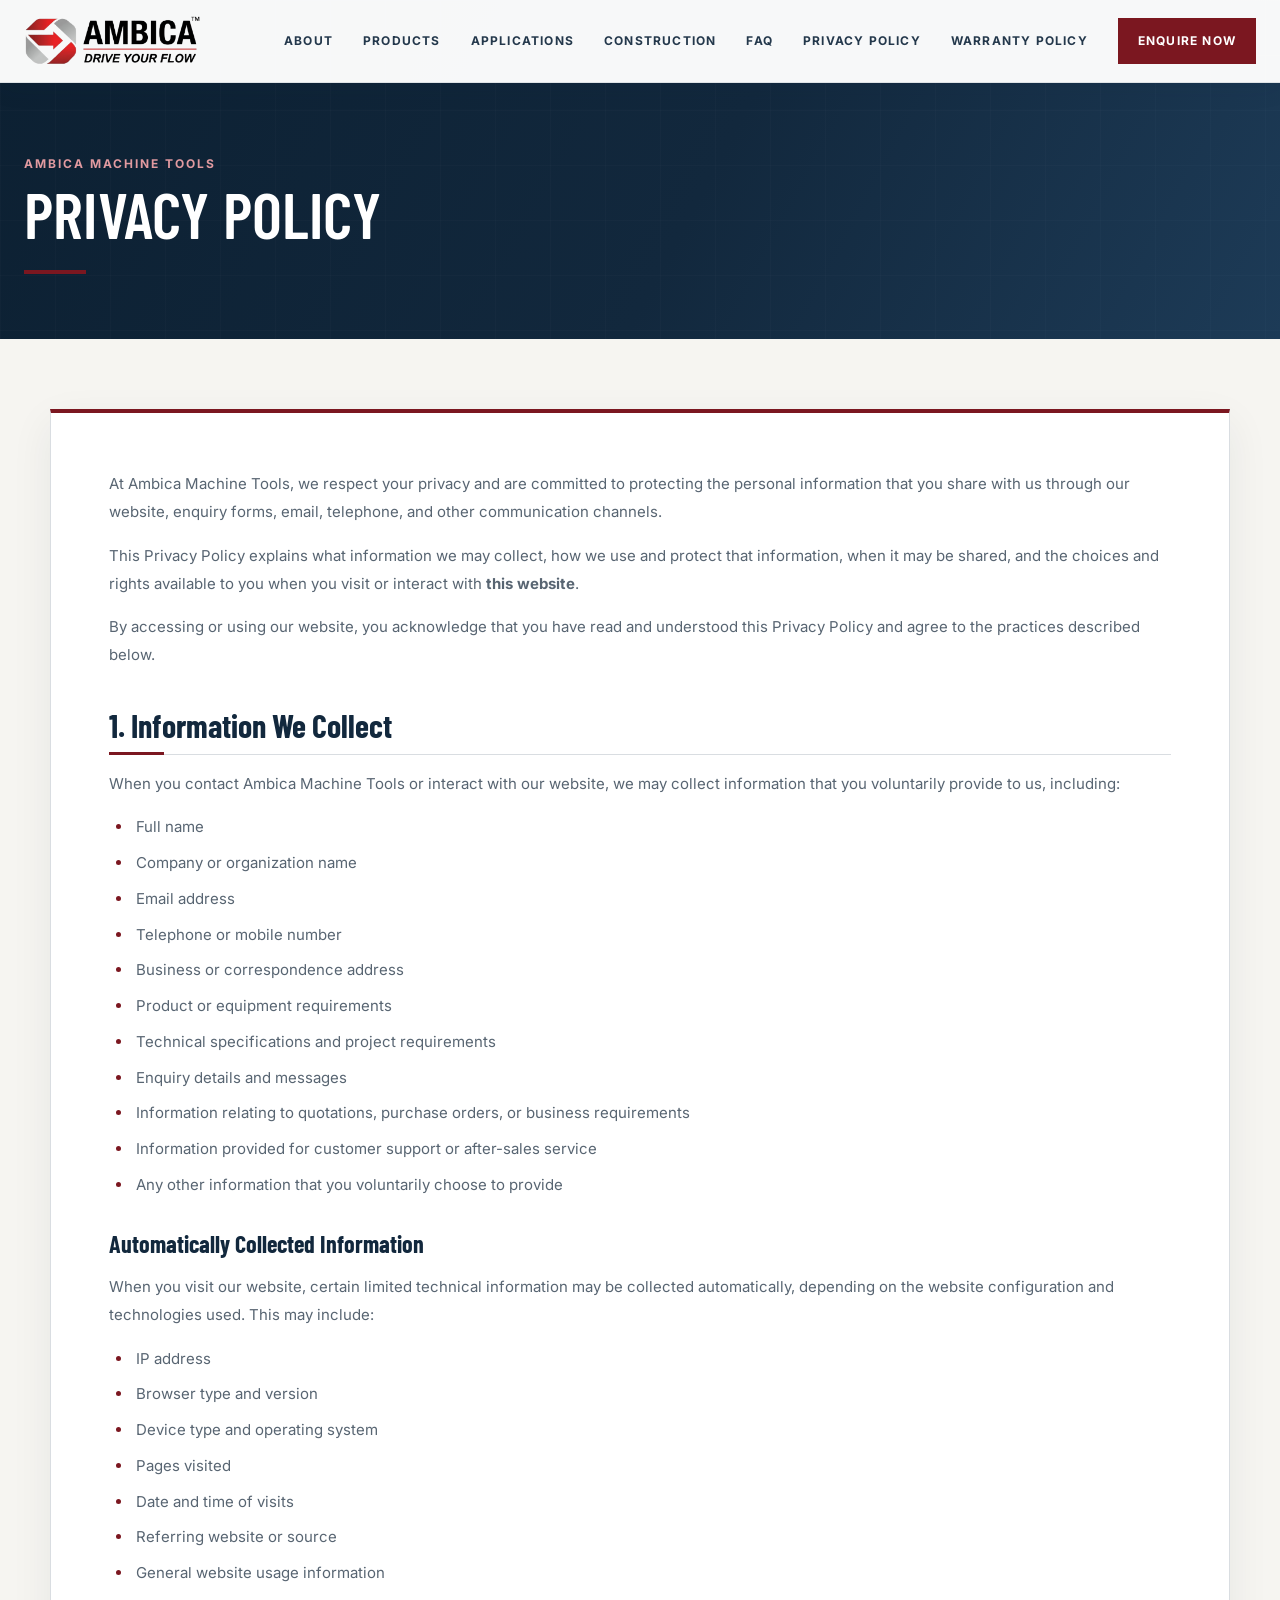
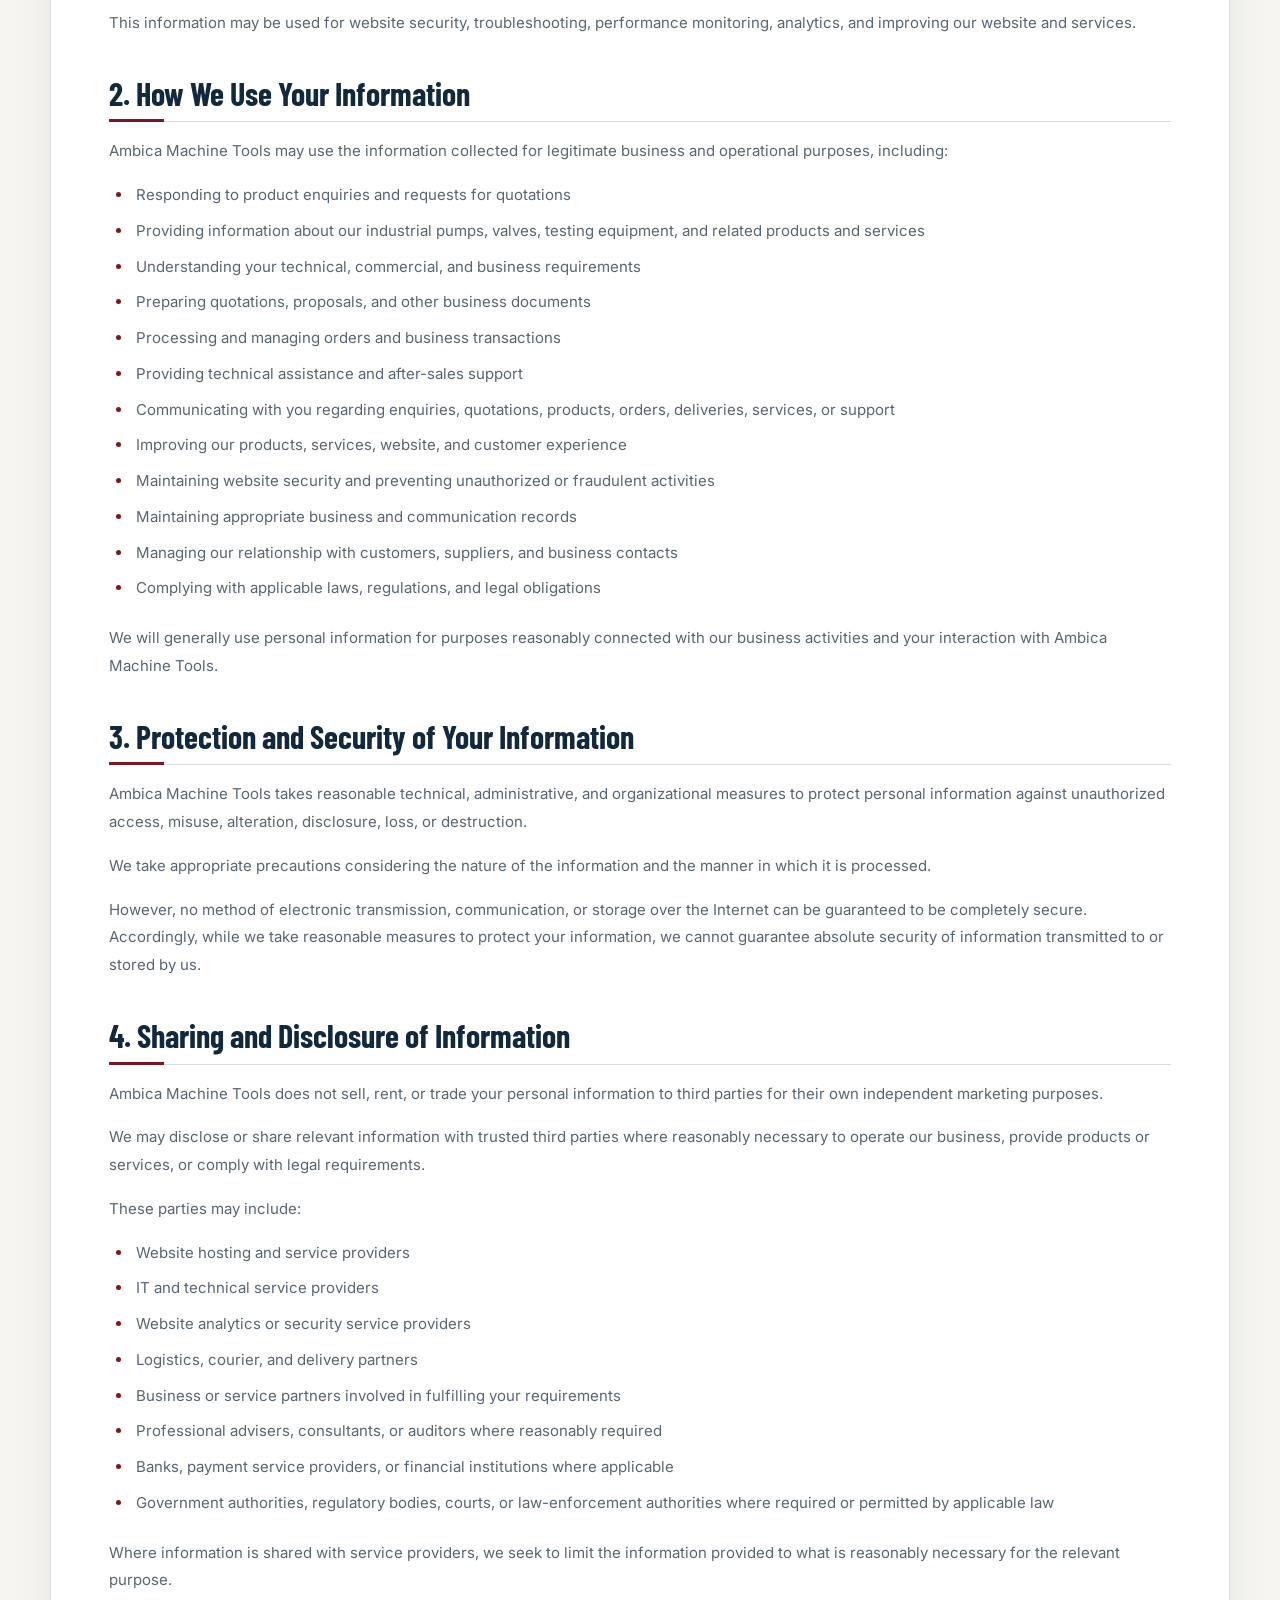
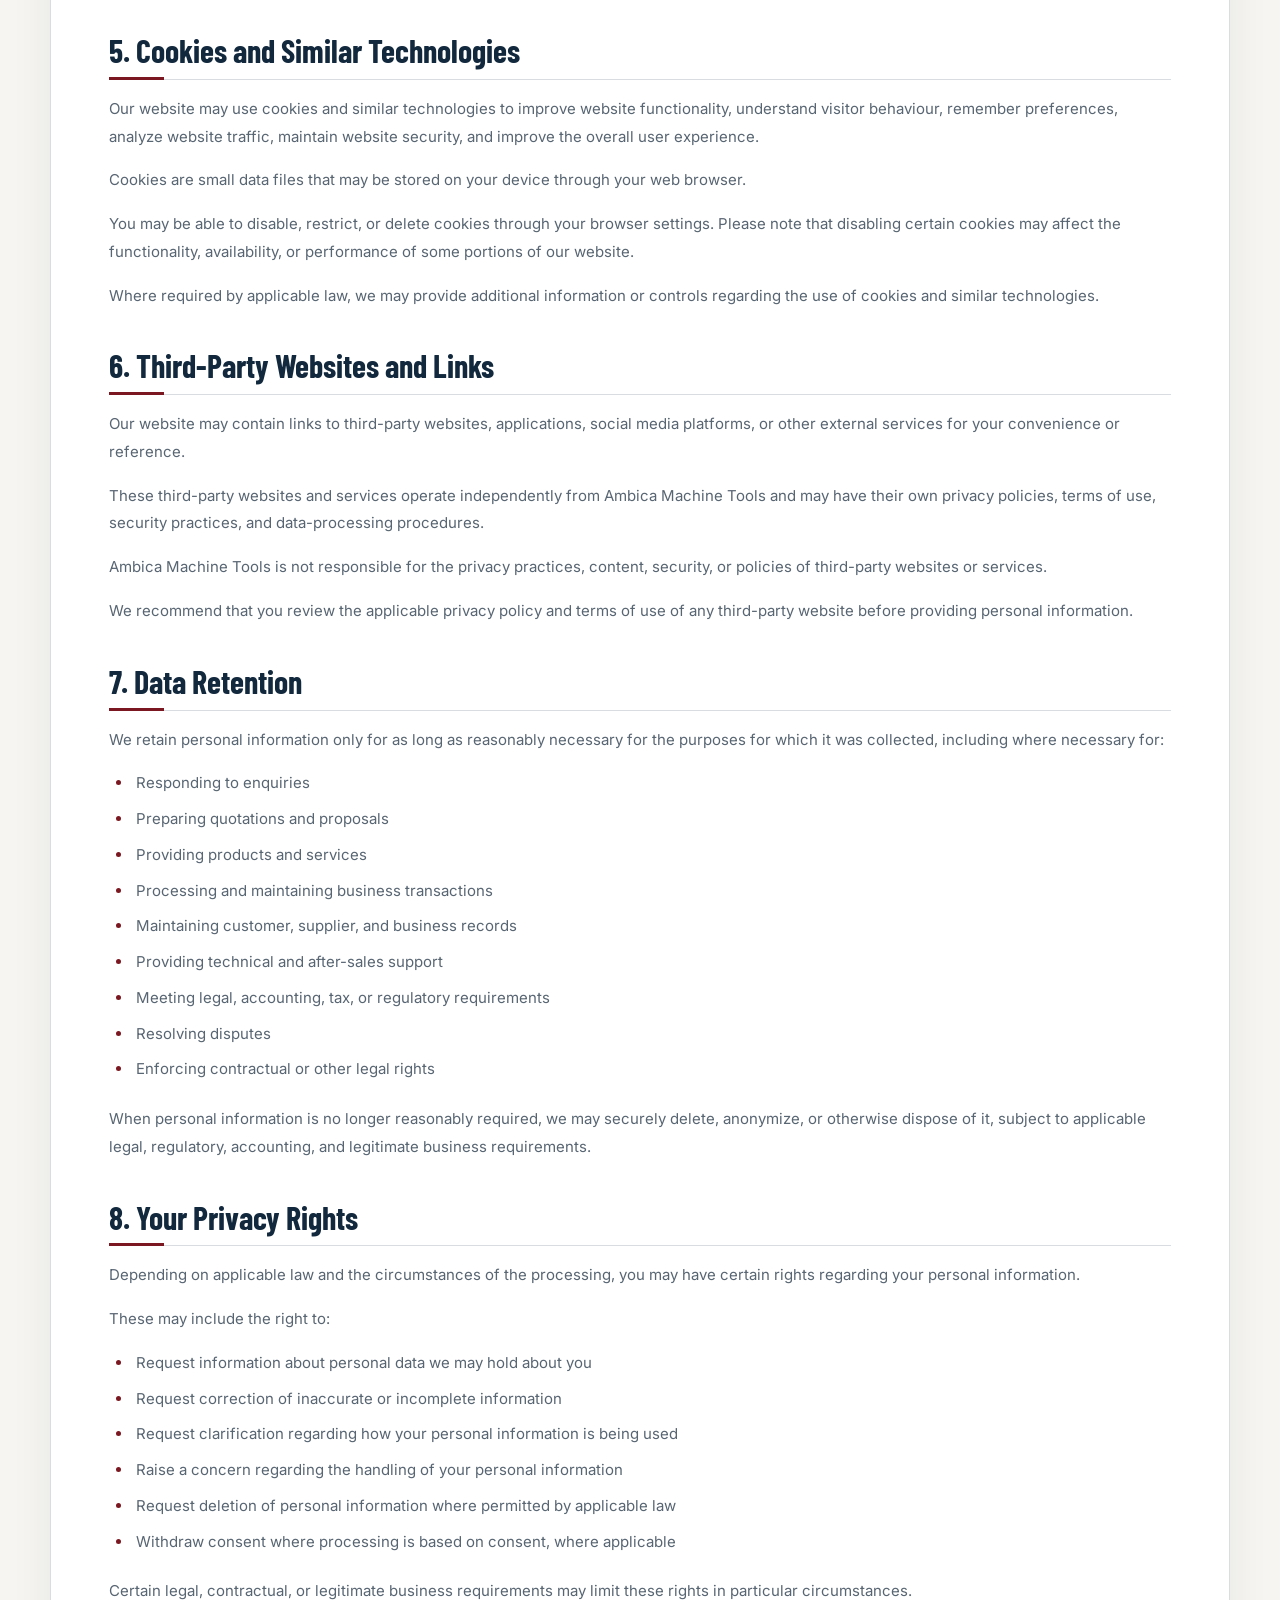
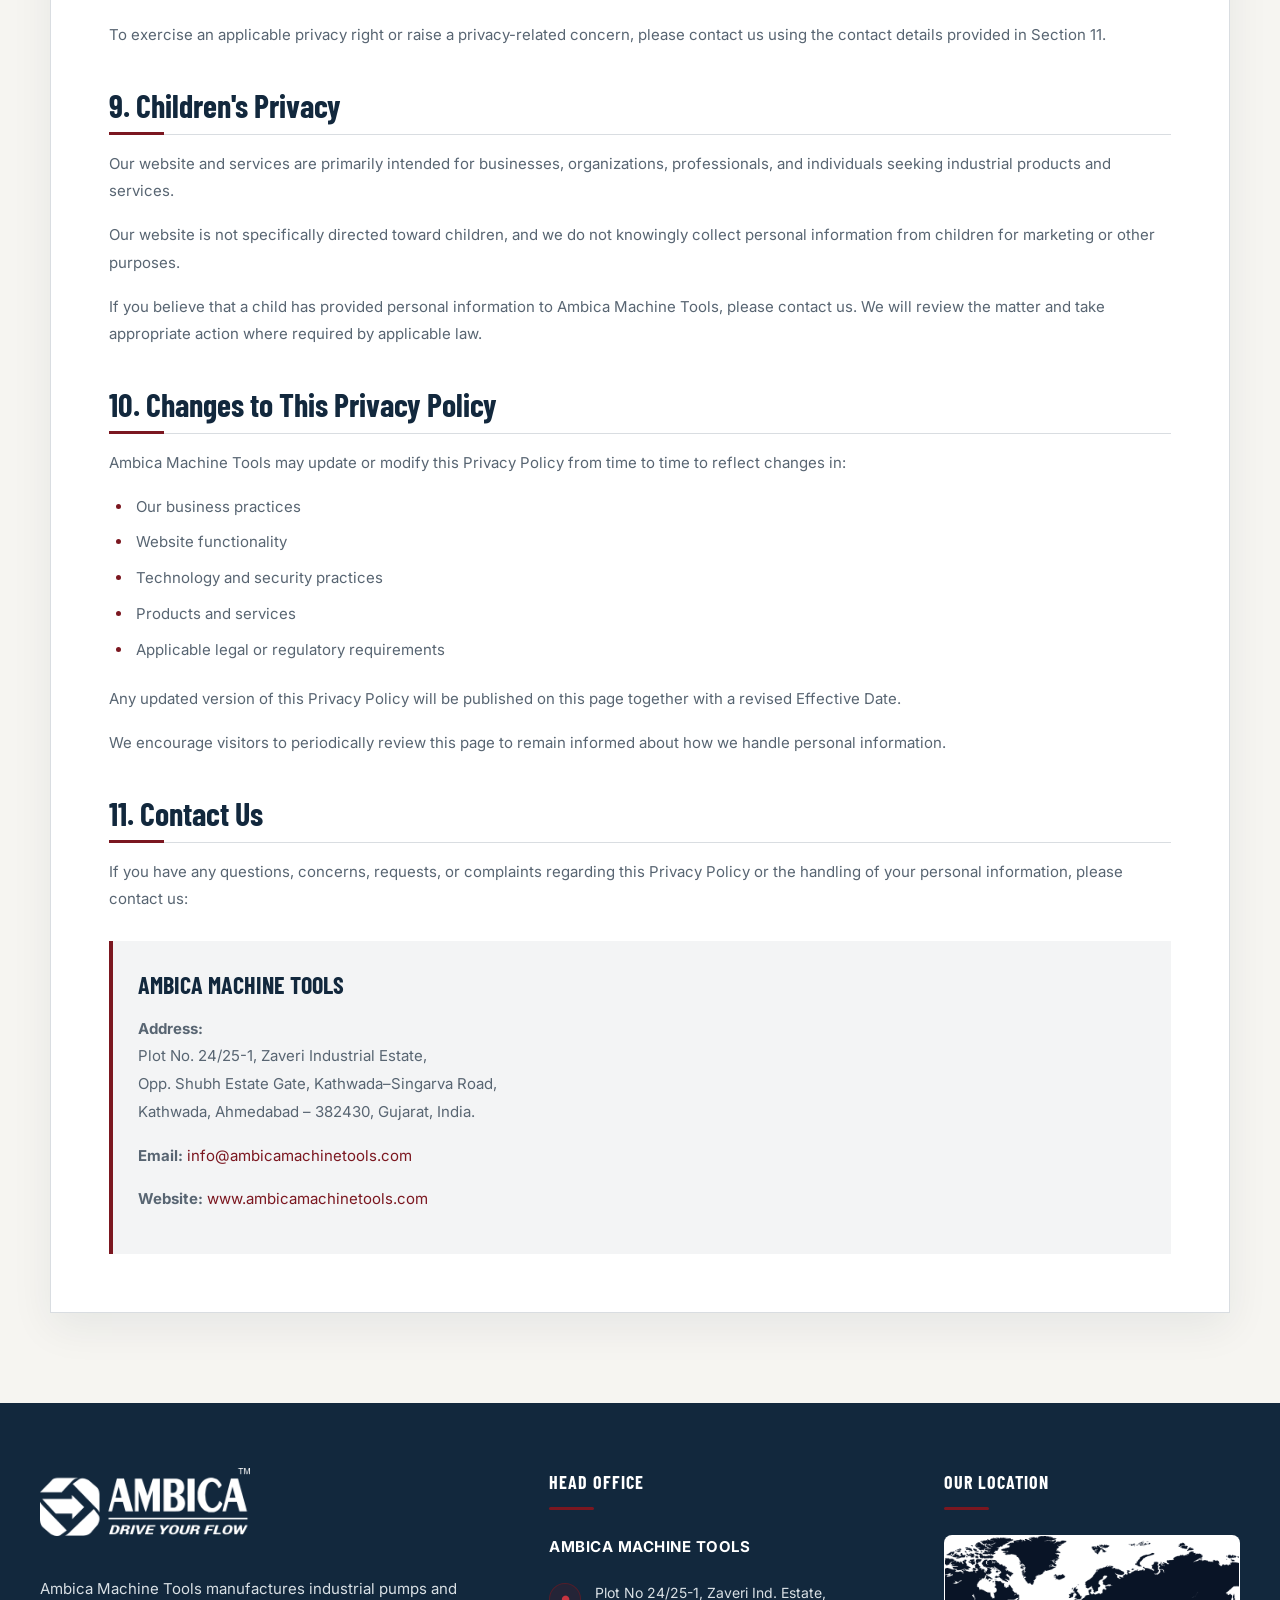
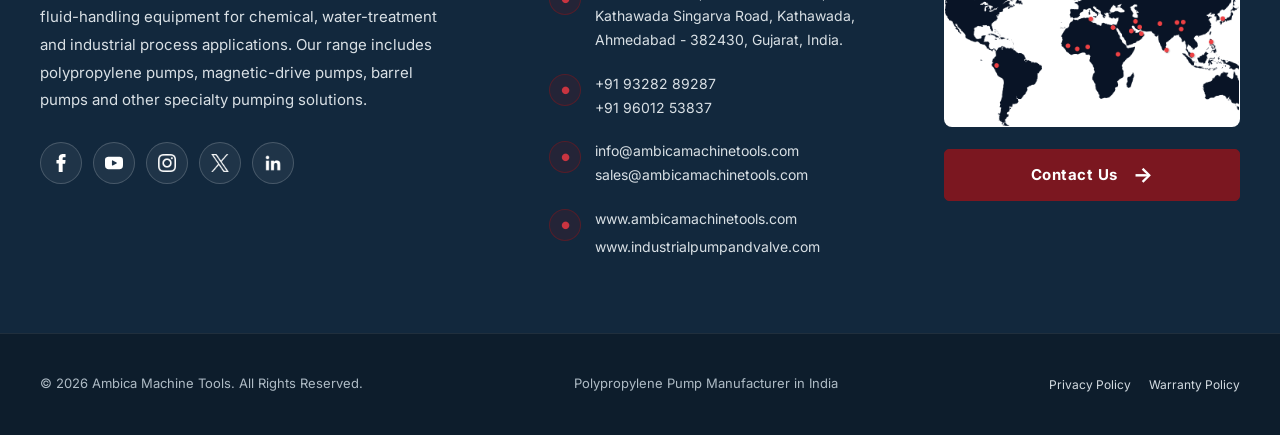
<file: privacy-policy.html>
<!doctype html>
<html lang="en">
<head>
<meta charset="utf-8">
<meta name="viewport" content="width=device-width, initial-scale=1">
<title>Privacy Policy | Ambica Machine Tools</title>
<meta name="description" content="Read the Privacy Policy of Ambica Machine Tools, including information collection, use, protection, cookies and disclosures.">
<meta name="robots" content="index,follow">
<meta name="author" content="Ambica Machine Tools">
<link rel="icon" type="image/png" href="images/favicon-32x32.png" sizes="32x32">
<link rel="icon" type="image/png" href="images/favicon-16x16.png" sizes="16x16">
<link rel="preconnect" href="https://fonts.googleapis.com">
<link rel="preconnect" href="https://fonts.gstatic.com" crossorigin>
<link href="https://fonts.googleapis.com/css2?family=Barlow+Condensed:wght@400;500;600;700;800&family=Inter:wght@400;500;600;700&display=swap" rel="stylesheet">
<link rel="stylesheet" href="css/style.css">

</head>
<body>
<header class="header">
  <div class="container nav">
    <a href="index.html" class="logo" aria-label="Ambica Machine Tools Home">
      <img src="images/ambica-logo.png" alt="Ambica Machine Tools">
    </a>
    <button class="menu-toggle" aria-label="Open navigation" aria-expanded="false" type="button">
      <span></span><span></span><span></span>
    </button>
    <nav class="nav-links">
      <a href="index.html#about">About</a>
      <a href="index.html#products">Products</a>
      <a href="index.html#applications">Applications</a>
      <a href="index.html#construction">Construction</a>
      <a href="index.html#faq">FAQ</a>
      <a href="privacy-policy.html">Privacy Policy</a>
      <a href="warranty-policy.html">Warranty Policy</a>
      <a href="index.html#contact" class="nav-btn">Enquire Now</a>
    </nav>
  </div>
</header>
<main>
<section class="policy-hero"><div class="container"><span class="policy-kicker">AMBICA MACHINE TOOLS</span><h1>PRIVACY POLICY</h1><span class="policy-rule"></span></div></section>
<section class="privacy-policy-section">
        <div class="container">
            <article class="privacy-policy-content">

<p>At Ambica Machine Tools, we respect your privacy and are committed to protecting the personal information that you share with us through our website, enquiry forms, email, telephone, and other communication channels.</p>
                <p>This Privacy Policy explains what information we may collect, how we use and protect that information, when it may be shared, and the choices and rights available to you when you visit or interact with <strong>this website</strong>.</p>
                <p>By accessing or using our website, you acknowledge that you have read and understood this Privacy Policy and agree to the practices described below.</p>

                <h2>1. Information We Collect</h2>
                <p>When you contact Ambica Machine Tools or interact with our website, we may collect information that you voluntarily provide to us, including:</p>
                <ul>
                    <li>Full name</li><li>Company or organization name</li><li>Email address</li><li>Telephone or mobile number</li><li>Business or correspondence address</li><li>Product or equipment requirements</li><li>Technical specifications and project requirements</li><li>Enquiry details and messages</li><li>Information relating to quotations, purchase orders, or business requirements</li><li>Information provided for customer support or after-sales service</li><li>Any other information that you voluntarily choose to provide</li>
                </ul>
                <h3>Automatically Collected Information</h3>
                <p>When you visit our website, certain limited technical information may be collected automatically, depending on the website configuration and technologies used. This may include:</p>
                <ul><li>IP address</li><li>Browser type and version</li><li>Device type and operating system</li><li>Pages visited</li><li>Date and time of visits</li><li>Referring website or source</li><li>General website usage information</li></ul>
                <p>This information may be used for website security, troubleshooting, performance monitoring, analytics, and improving our website and services.</p>

                <h2>2. How We Use Your Information</h2>
                <p>Ambica Machine Tools may use the information collected for legitimate business and operational purposes, including:</p>
                <ul><li>Responding to product enquiries and requests for quotations</li><li>Providing information about our industrial pumps, valves, testing equipment, and related products and services</li><li>Understanding your technical, commercial, and business requirements</li><li>Preparing quotations, proposals, and other business documents</li><li>Processing and managing orders and business transactions</li><li>Providing technical assistance and after-sales support</li><li>Communicating with you regarding enquiries, quotations, products, orders, deliveries, services, or support</li><li>Improving our products, services, website, and customer experience</li><li>Maintaining website security and preventing unauthorized or fraudulent activities</li><li>Maintaining appropriate business and communication records</li><li>Managing our relationship with customers, suppliers, and business contacts</li><li>Complying with applicable laws, regulations, and legal obligations</li></ul>
                <p>We will generally use personal information for purposes reasonably connected with our business activities and your interaction with Ambica Machine Tools.</p>

                <h2>3. Protection and Security of Your Information</h2>
                <p>Ambica Machine Tools takes reasonable technical, administrative, and organizational measures to protect personal information against unauthorized access, misuse, alteration, disclosure, loss, or destruction.</p>
                <p>We take appropriate precautions considering the nature of the information and the manner in which it is processed.</p>
                <p>However, no method of electronic transmission, communication, or storage over the Internet can be guaranteed to be completely secure. Accordingly, while we take reasonable measures to protect your information, we cannot guarantee absolute security of information transmitted to or stored by us.</p>

                <h2>4. Sharing and Disclosure of Information</h2>
                <p>Ambica Machine Tools does not sell, rent, or trade your personal information to third parties for their own independent marketing purposes.</p>
                <p>We may disclose or share relevant information with trusted third parties where reasonably necessary to operate our business, provide products or services, or comply with legal requirements.</p>
                <p>These parties may include:</p>
                <ul><li>Website hosting and service providers</li><li>IT and technical service providers</li><li>Website analytics or security service providers</li><li>Logistics, courier, and delivery partners</li><li>Business or service partners involved in fulfilling your requirements</li><li>Professional advisers, consultants, or auditors where reasonably required</li><li>Banks, payment service providers, or financial institutions where applicable</li><li>Government authorities, regulatory bodies, courts, or law-enforcement authorities where required or permitted by applicable law</li></ul>
                <p>Where information is shared with service providers, we seek to limit the information provided to what is reasonably necessary for the relevant purpose.</p>

                <h2>5. Cookies and Similar Technologies</h2>
                <p>Our website may use cookies and similar technologies to improve website functionality, understand visitor behaviour, remember preferences, analyze website traffic, maintain website security, and improve the overall user experience.</p>
                <p>Cookies are small data files that may be stored on your device through your web browser.</p>
                <p>You may be able to disable, restrict, or delete cookies through your browser settings. Please note that disabling certain cookies may affect the functionality, availability, or performance of some portions of our website.</p>
                <p>Where required by applicable law, we may provide additional information or controls regarding the use of cookies and similar technologies.</p>

                <h2>6. Third-Party Websites and Links</h2>
                <p>Our website may contain links to third-party websites, applications, social media platforms, or other external services for your convenience or reference.</p>
                <p>These third-party websites and services operate independently from Ambica Machine Tools and may have their own privacy policies, terms of use, security practices, and data-processing procedures.</p>
                <p>Ambica Machine Tools is not responsible for the privacy practices, content, security, or policies of third-party websites or services.</p>
                <p>We recommend that you review the applicable privacy policy and terms of use of any third-party website before providing personal information.</p>

                <h2>7. Data Retention</h2>
                <p>We retain personal information only for as long as reasonably necessary for the purposes for which it was collected, including where necessary for:</p>
                <ul><li>Responding to enquiries</li><li>Preparing quotations and proposals</li><li>Providing products and services</li><li>Processing and maintaining business transactions</li><li>Maintaining customer, supplier, and business records</li><li>Providing technical and after-sales support</li><li>Meeting legal, accounting, tax, or regulatory requirements</li><li>Resolving disputes</li><li>Enforcing contractual or other legal rights</li></ul>
                <p>When personal information is no longer reasonably required, we may securely delete, anonymize, or otherwise dispose of it, subject to applicable legal, regulatory, accounting, and legitimate business requirements.</p>

                <h2>8. Your Privacy Rights</h2>
                <p>Depending on applicable law and the circumstances of the processing, you may have certain rights regarding your personal information.</p>
                <p>These may include the right to:</p>
                <ul><li>Request information about personal data we may hold about you</li><li>Request correction of inaccurate or incomplete information</li><li>Request clarification regarding how your personal information is being used</li><li>Raise a concern regarding the handling of your personal information</li><li>Request deletion of personal information where permitted by applicable law</li><li>Withdraw consent where processing is based on consent, where applicable</li></ul>
                <p>Certain legal, contractual, or legitimate business requirements may limit these rights in particular circumstances.</p>
                <p>To exercise an applicable privacy right or raise a privacy-related concern, please contact us using the contact details provided in Section 11.</p>

                <h2>9. Children's Privacy</h2>
                <p>Our website and services are primarily intended for businesses, organizations, professionals, and individuals seeking industrial products and services.</p>
                <p>Our website is not specifically directed toward children, and we do not knowingly collect personal information from children for marketing or other purposes.</p>
                <p>If you believe that a child has provided personal information to Ambica Machine Tools, please contact us. We will review the matter and take appropriate action where required by applicable law.</p>

                <h2>10. Changes to This Privacy Policy</h2>
                <p>Ambica Machine Tools may update or modify this Privacy Policy from time to time to reflect changes in:</p>
                <ul><li>Our business practices</li><li>Website functionality</li><li>Technology and security practices</li><li>Products and services</li><li>Applicable legal or regulatory requirements</li></ul>
                <p>Any updated version of this Privacy Policy will be published on this page together with a revised Effective Date.</p>
                <p>We encourage visitors to periodically review this page to remain informed about how we handle personal information.</p>

                <h2>11. Contact Us</h2>
                <p>If you have any questions, concerns, requests, or complaints regarding this Privacy Policy or the handling of your personal information, please contact us:</p>
                <div class="privacy-contact">
                    <h3>AMBICA MACHINE TOOLS</h3>
                    <p><strong>Address:</strong><br>Plot No. 24/25-1, Zaveri Industrial Estate,<br>Opp. Shubh Estate Gate, Kathwada–Singarva Road,<br>Kathwada, Ahmedabad – 382430, Gujarat, India.</p>
                    <p><strong>Email:</strong> <a href="mailto:info@ambicamachinetools.com">info@ambicamachinetools.com</a></p>
                    <p><strong>Website:</strong> <a href="https://www.ambicamachinetools.com" target="_blank" rel="noopener noreferrer">www.ambicamachinetools.com</a></p>
                </div>
            </article>
        </div>
    </section>
</main>
<footer class="site-footer">
  <div class="footer-bg-logo">
    <img src="images/footer-bg-logo.png" alt="" aria-hidden="true">
  </div>
  <div class="footer-main">
    <div class="custom-container">
      <div class="footer-grid">
        <div class="footer-column footer-company">
          <a href="https://www.ambicamachinetools.com/" class="footer-logo" aria-label="Ambica Machine Tools Home">
            <img src="images/ambica-footer-logo.png" alt="Ambica Machine Tools">
          </a>
          <p class="footer-description">Ambica Machine Tools manufactures industrial pumps and fluid-handling equipment for chemical, water-treatment and industrial process applications. Our range includes polypropylene pumps, magnetic-drive pumps, barrel pumps and other specialty pumping solutions.</p>
          <div class="footer-social">
            <a href="https://www.facebook.com/ambicamachine/" target="_blank" rel="noopener noreferrer" aria-label="Ambica Machine Tools Facebook"><img src="images/facebook.svg" alt="Facebook"></a>
            <a href="https://www.youtube.com/@ambicamachinetools7338" target="_blank" rel="noopener noreferrer" aria-label="Ambica Machine Tools YouTube"><img src="images/youtube.svg" alt="YouTube"></a>
            <a href="https://www.instagram.com/ambicamachinetools/" target="_blank" rel="noopener noreferrer" aria-label="Ambica Machine Tools Instagram"><img src="images/instagram.png" alt="Instagram"></a>
            <a href="https://x.com/ambicamachine" target="_blank" rel="noopener noreferrer" aria-label="Ambica Machine Tools X"><img src="images/twitter-img.png" alt="X"></a>
            <a href="https://www.linkedin.com/company/ambica-machine-tools" target="_blank" rel="noopener noreferrer" aria-label="Ambica Machine Tools LinkedIn"><img src="images/linkedin-img.png" alt="LinkedIn"></a>
          </div>
        </div>
        <div class="footer-column footer-contact">
          <h3>HEAD OFFICE</h3>
          <h4>AMBICA MACHINE TOOLS</h4>
          <div class="contact-item"><span class="contact-icon">●</span><p>Plot No 24/25-1, Zaveri Ind. Estate, Kathawada Singarva Road, Kathawada, Ahmedabad - 382430, Gujarat, India.</p></div>
          <div class="contact-item"><span class="contact-icon">●</span><p><a href="tel:+919328289287">+91 93282 89287</a><br><a href="tel:+919601253837">+91 96012 53837</a></p></div>
          <div class="contact-item"><span class="contact-icon">●</span><p><a href="mailto:info@ambicamachinetools.com">info@ambicamachinetools.com</a><br><a href="mailto:sales@ambicamachinetools.com">sales@ambicamachinetools.com</a></p></div>
          <div class="contact-item"><span class="contact-icon">●</span><p><a href="https://www.ambicamachinetools.com/" target="_blank" rel="noopener noreferrer">www.ambicamachinetools.com</a><a href="https://www.industrialpumpandvalve.com/" target="_blank" rel="noopener noreferrer">www.industrialpumpandvalve.com</a></p></div>
        </div>
        <div class="footer-column footer-map">
          <h3>OUR LOCATION</h3>
          <div class="footer-map-image"><img src="images/map-img.png" alt="Ambica Machine Tools Ahmedabad Gujarat India location map" loading="lazy"></div>
          <a href="https://www.industrialpumpandvalve.com/contact-us.html" class="footer-contact-btn" target="_blank" rel="noopener noreferrer">Contact Us <span>→</span></a>
        </div>
      </div>
    </div>
  </div>
  <div class="footer-bottom">
    <div class="custom-container">
      <div class="footer-bottom-inner">
        <p>© 2026 Ambica Machine Tools. All Rights Reserved.</p>
        <p>Polypropylene Pump Manufacturer in India</p>
        <div class="footer-legal-links"><a href="privacy-policy.html">Privacy Policy</a><a href="warranty-policy.html">Warranty Policy</a></div>
      </div>
    </div>
  </div>
</footer>
<script src="js/main.js"></script>
</body>
</html>
</file>
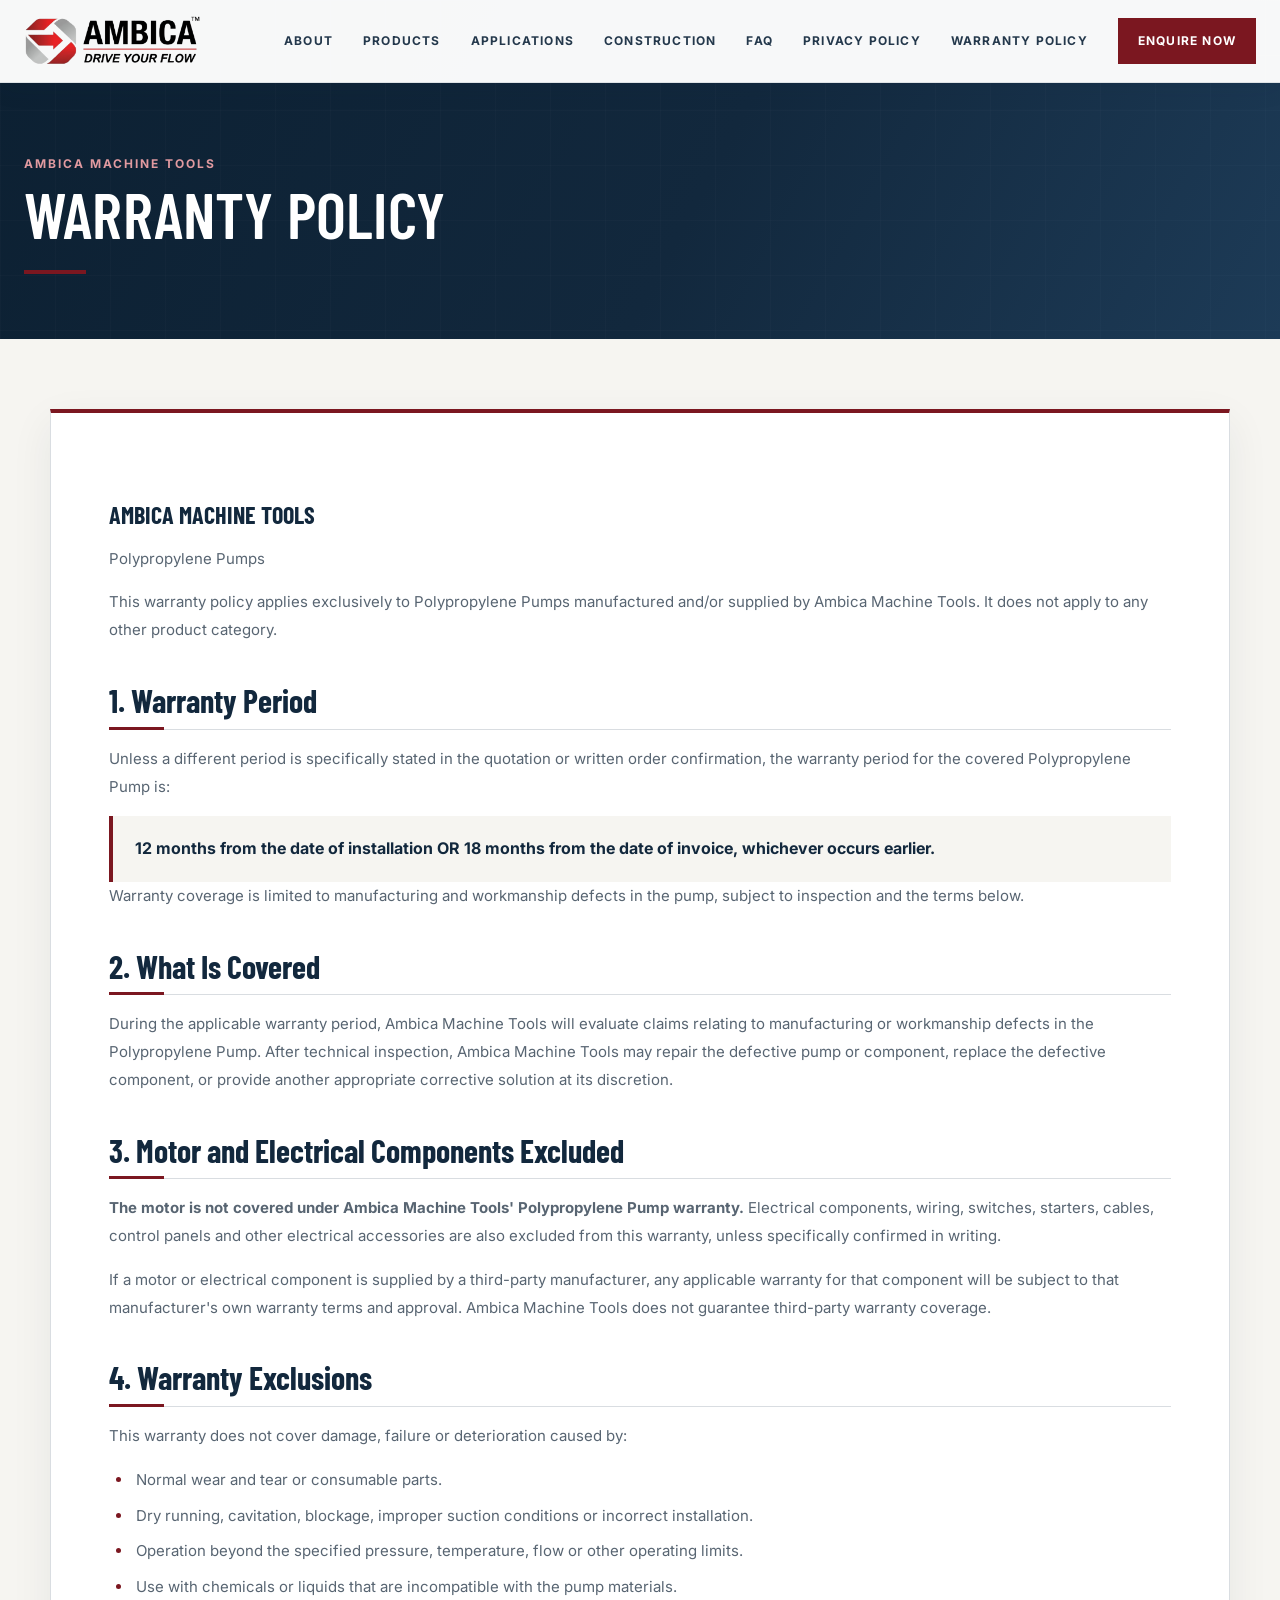
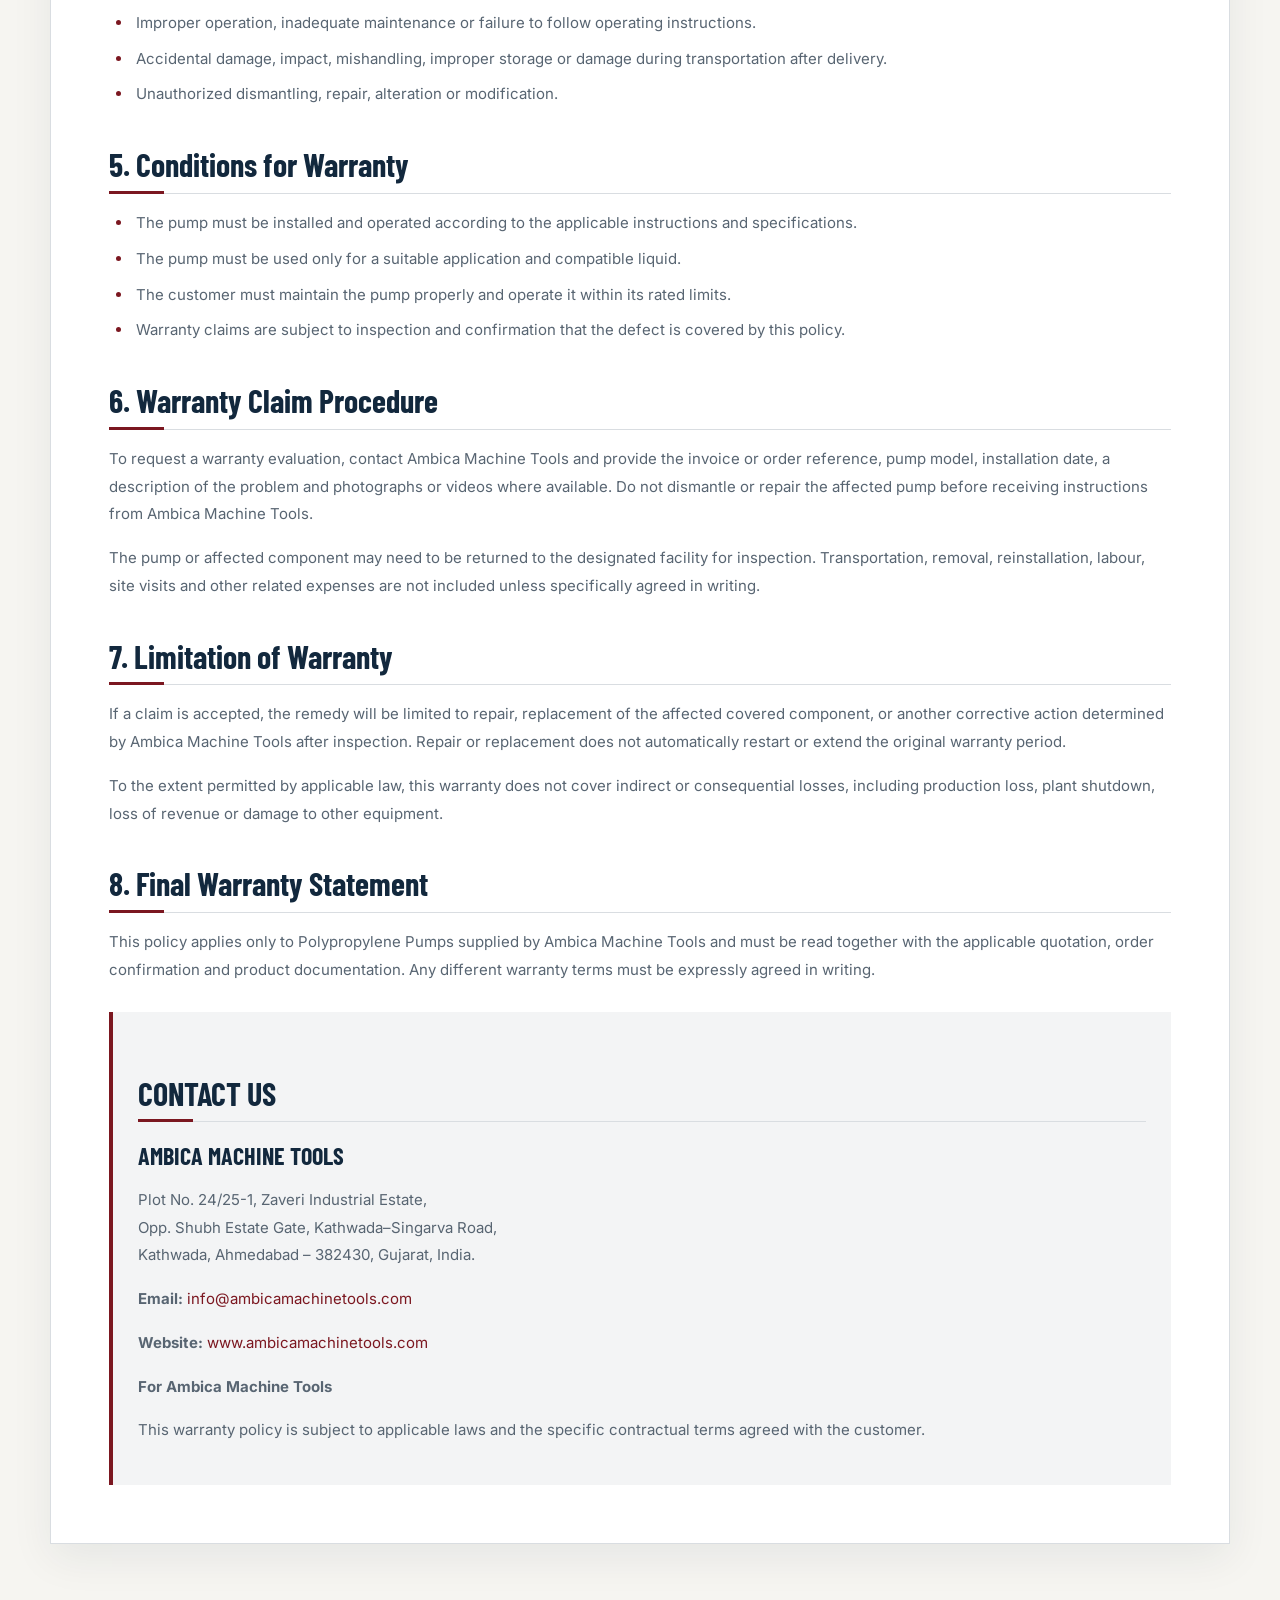
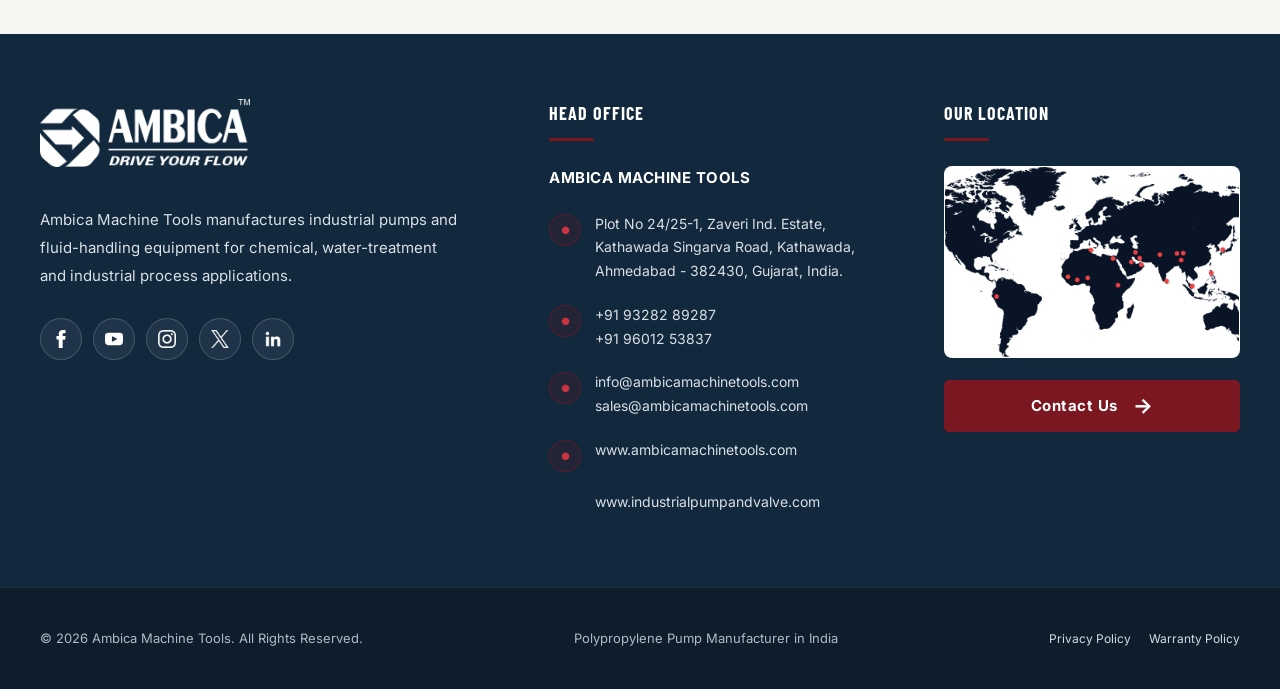
<file: warranty-policy.html>
<!doctype html>
<html lang="en">
<head>
  <meta charset="utf-8">
  <meta name="viewport" content="width=device-width, initial-scale=1">
  <title>Polypropylene Pump Warranty Policy | Ambica Machine Tools</title>
  <meta name="description" content="Warranty policy for Polypropylene Pumps supplied by Ambica Machine Tools, including coverage, exclusions and claim procedure.">
  <meta name="robots" content="index,follow">
  <meta name="author" content="Ambica Machine Tools">
  <link rel="icon" type="image/png" href="images/favicon-32x32.png" sizes="32x32">
  <link rel="icon" type="image/png" href="images/favicon-16x16.png" sizes="16x16">
  <link rel="preconnect" href="https://fonts.googleapis.com">
  <link rel="preconnect" href="https://fonts.gstatic.com" crossorigin>
  <link href="https://fonts.googleapis.com/css2?family=Barlow+Condensed:wght@400;500;600;700;800&family=Inter:wght@400;500;600;700&display=swap" rel="stylesheet">
  <link rel="stylesheet" href="css/style.css">
</head>
<body>
<header class="header">
  <div class="container nav">
    <a href="index.html" class="logo" aria-label="Ambica Machine Tools Home">
      <img src="images/ambica-logo.png" alt="Ambica Machine Tools">
    </a>
    <button class="menu-toggle" aria-label="Open navigation" aria-expanded="false" type="button">
      <span></span><span></span><span></span>
    </button>
    <nav class="nav-links">
      <a href="index.html#about">About</a>
      <a href="index.html#products">Products</a>
      <a href="index.html#applications">Applications</a>
      <a href="index.html#construction">Construction</a>
      <a href="index.html#faq">FAQ</a>
      <a href="privacy-policy.html">Privacy Policy</a>
      <a href="warranty-policy.html">Warranty Policy</a>
      <a href="index.html#contact" class="nav-btn">Enquire Now</a>
    </nav>
  </div>
</header>

<main>
  <section class="policy-hero">
    <div class="container">
      <span class="policy-kicker">AMBICA MACHINE TOOLS</span>
      <h1>WARRANTY POLICY</h1>
      <span class="policy-rule"></span>
    </div>
  </section>

  <section class="warranty-policy-section">
    <div class="container">
      <div class="warranty-policy-content">
        <div class="warranty-company">
          <h3>AMBICA MACHINE TOOLS</h3>
          <p>Polypropylene Pumps</p>
        </div>

        <p>This warranty policy applies exclusively to Polypropylene Pumps manufactured and/or supplied by Ambica Machine Tools. It does not apply to any other product category.</p>

        <h2>1. Warranty Period</h2>
        <p>Unless a different period is specifically stated in the quotation or written order confirmation, the warranty period for the covered Polypropylene Pump is:</p>
        <div class="warranty-highlight">
          <strong>12 months from the date of installation OR 18 months from the date of invoice, whichever occurs earlier.</strong>
        </div>
        <p>Warranty coverage is limited to manufacturing and workmanship defects in the pump, subject to inspection and the terms below.</p>

        <h2>2. What Is Covered</h2>
        <p>During the applicable warranty period, Ambica Machine Tools will evaluate claims relating to manufacturing or workmanship defects in the Polypropylene Pump. After technical inspection, Ambica Machine Tools may repair the defective pump or component, replace the defective component, or provide another appropriate corrective solution at its discretion.</p>

        <h2>3. Motor and Electrical Components Excluded</h2>
        <p><strong>The motor is not covered under Ambica Machine Tools' Polypropylene Pump warranty.</strong> Electrical components, wiring, switches, starters, cables, control panels and other electrical accessories are also excluded from this warranty, unless specifically confirmed in writing.</p>
        <p>If a motor or electrical component is supplied by a third-party manufacturer, any applicable warranty for that component will be subject to that manufacturer's own warranty terms and approval. Ambica Machine Tools does not guarantee third-party warranty coverage.</p>

        <h2>4. Warranty Exclusions</h2>
        <p>This warranty does not cover damage, failure or deterioration caused by:</p>
        <ul>
          <li>Normal wear and tear or consumable parts.</li>
          <li>Dry running, cavitation, blockage, improper suction conditions or incorrect installation.</li>
          <li>Operation beyond the specified pressure, temperature, flow or other operating limits.</li>
          <li>Use with chemicals or liquids that are incompatible with the pump materials.</li>
          <li>Improper operation, inadequate maintenance or failure to follow operating instructions.</li>
          <li>Accidental damage, impact, mishandling, improper storage or damage during transportation after delivery.</li>
          <li>Unauthorized dismantling, repair, alteration or modification.</li>
        </ul>

        <h2>5. Conditions for Warranty</h2>
        <ul>
          <li>The pump must be installed and operated according to the applicable instructions and specifications.</li>
          <li>The pump must be used only for a suitable application and compatible liquid.</li>
          <li>The customer must maintain the pump properly and operate it within its rated limits.</li>
          <li>Warranty claims are subject to inspection and confirmation that the defect is covered by this policy.</li>
        </ul>

        <h2>6. Warranty Claim Procedure</h2>
        <p>To request a warranty evaluation, contact Ambica Machine Tools and provide the invoice or order reference, pump model, installation date, a description of the problem and photographs or videos where available. Do not dismantle or repair the affected pump before receiving instructions from Ambica Machine Tools.</p>
        <p>The pump or affected component may need to be returned to the designated facility for inspection. Transportation, removal, reinstallation, labour, site visits and other related expenses are not included unless specifically agreed in writing.</p>

        <h2>7. Limitation of Warranty</h2>
        <p>If a claim is accepted, the remedy will be limited to repair, replacement of the affected covered component, or another corrective action determined by Ambica Machine Tools after inspection. Repair or replacement does not automatically restart or extend the original warranty period.</p>
        <p>To the extent permitted by applicable law, this warranty does not cover indirect or consequential losses, including production loss, plant shutdown, loss of revenue or damage to other equipment.</p>

        <h2>8. Final Warranty Statement</h2>
        <p>This policy applies only to Polypropylene Pumps supplied by Ambica Machine Tools and must be read together with the applicable quotation, order confirmation and product documentation. Any different warranty terms must be expressly agreed in writing.</p>

        <div class="warranty-contact">
          <h2>CONTACT US</h2>
          <h3>AMBICA MACHINE TOOLS</h3>
          <p>Plot No. 24/25-1, Zaveri Industrial Estate,<br>
          Opp. Shubh Estate Gate, Kathwada–Singarva Road,<br>
          Kathwada, Ahmedabad – 382430, Gujarat, India.</p>
          <p><strong>Email:</strong> <a href="mailto:info@ambicamachinetools.com">info@ambicamachinetools.com</a></p>
          <p><strong>Website:</strong> <a href="https://www.ambicamachinetools.com" target="_blank" rel="noopener noreferrer">www.ambicamachinetools.com</a></p>
          <p class="warranty-footer-note"><strong>For Ambica Machine Tools</strong></p>
          <p>This warranty policy is subject to applicable laws and the specific contractual terms agreed with the customer.</p>
        </div>
      </div>
    </div>
  </section>
</main>

<footer class="site-footer">
  <div class="footer-bg-logo">
    <img src="images/footer-bg-logo.png" alt="" aria-hidden="true">
  </div>
  <div class="footer-main">
    <div class="custom-container">
      <div class="footer-grid">
        <div class="footer-column footer-company">
          <a href="https://www.ambicamachinetools.com/" class="footer-logo" aria-label="Ambica Machine Tools Home">
            <img src="images/ambica-footer-logo.png" alt="Ambica Machine Tools">
          </a>
          <p class="footer-description">Ambica Machine Tools manufactures industrial pumps and fluid-handling equipment for chemical, water-treatment and industrial process applications.</p>
          <div class="footer-social">
            <a href="https://www.facebook.com/ambicamachine/" target="_blank" rel="noopener noreferrer" aria-label="Ambica Machine Tools Facebook"><img src="images/facebook.svg" alt="Facebook"></a>
            <a href="https://www.youtube.com/@ambicamachinetools7338" target="_blank" rel="noopener noreferrer" aria-label="Ambica Machine Tools YouTube"><img src="images/youtube.svg" alt="YouTube"></a>
            <a href="https://www.instagram.com/ambicamachinetools/" target="_blank" rel="noopener noreferrer" aria-label="Ambica Machine Tools Instagram"><img src="images/instagram.png" alt="Instagram"></a>
            <a href="https://x.com/ambicamachine" target="_blank" rel="noopener noreferrer" aria-label="Ambica Machine Tools X"><img src="images/twitter-img.png" alt="X"></a>
            <a href="https://www.linkedin.com/company/ambica-machine-tools" target="_blank" rel="noopener noreferrer" aria-label="Ambica Machine Tools LinkedIn"><img src="images/linkedin-img.png" alt="LinkedIn"></a>
          </div>
        </div>
        <div class="footer-column footer-contact">
          <h3>HEAD OFFICE</h3>
          <h4>AMBICA MACHINE TOOLS</h4>
          <div class="contact-item"><span class="contact-icon">●</span><p>Plot No 24/25-1, Zaveri Ind. Estate, Kathawada Singarva Road, Kathawada, Ahmedabad - 382430, Gujarat, India.</p></div>
          <div class="contact-item"><span class="contact-icon">●</span><p><a href="tel:+919328289287">+91 93282 89287</a><br><a href="tel:+919601253837">+91 96012 53837</a></p></div>
          <div class="contact-item"><span class="contact-icon">●</span><p><a href="mailto:info@ambicamachinetools.com">info@ambicamachinetools.com</a><br><a href="mailto:sales@ambicamachinetools.com">sales@ambicamachinetools.com</a></p></div>
          <div class="contact-item"><span class="contact-icon">●</span><p><a href="https://www.ambicamachinetools.com/" target="_blank" rel="noopener noreferrer">www.ambicamachinetools.com</a><br><a href="https://www.industrialpumpandvalve.com/" target="_blank" rel="noopener noreferrer">www.industrialpumpandvalve.com</a></p></div>
        </div>
        <div class="footer-column footer-map">
          <h3>OUR LOCATION</h3>
          <div class="footer-map-image"><img src="images/map-img.png" alt="Ambica Machine Tools Ahmedabad Gujarat India location map" loading="lazy"></div>
          <a href="https://www.industrialpumpandvalve.com/contact-us.html" class="footer-contact-btn" target="_blank" rel="noopener noreferrer">Contact Us <span>→</span></a>
        </div>
      </div>
    </div>
  </div>
  <div class="footer-bottom">
    <div class="custom-container">
      <div class="footer-bottom-inner">
        <p>© 2026 Ambica Machine Tools. All Rights Reserved.</p>
        <p>Polypropylene Pump Manufacturer in India</p>
        <div class="footer-legal-links"><a href="privacy-policy.html">Privacy Policy</a><a href="warranty-policy.html">Warranty Policy</a></div>
      </div>
    </div>
  </div>
</footer>
<script src="js/main.js"></script>
</body>
</html>
</file>
<file: css/style.css>
.pt-0 { padding-top: 0px !important;}
*{box-sizing:border-box;margin:0;padding:0}
html{scroll-behavior:smooth}
body{font-family:Inter,Arial,sans-serif;color:var(--black);background:#fff;line-height:1.6;overflow-x:hidden}
img{max-width:100%;display:block}
a{text-decoration:none;color:inherit}
button{font:inherit}
.container{width:min(var(--container),calc(100% - 48px));margin:auto}
.header{position:fixed;top:0;left:0;width:100%;z-index:1000;background:rgba(21,21,23,.95);border-bottom:1px solid rgba(255,255,255,.12);transition:.3s}
.header.scrolled{background:rgba(21,21,23,.98);box-shadow:0 10px 30px rgba(0,0,0,.18)}
.nav{height:82px;display:flex;align-items:center;justify-content:space-between}
.logo{width:180px}
.logo img{width:100%;height:58px;object-fit:contain;object-position:left center}
.nav-links{display:flex;align-items:center;gap:30px;color:#fff;font-size:12px;font-weight:700;letter-spacing:1.2px;text-transform:uppercase}
.nav-links a{opacity:.86;transition:.25s}
.nav-links a:hover{opacity:1;color:#ddd}
.nav-btn{background:var(--maroon);padding:13px 20px!important;opacity:1!important}
.menu-toggle{display:none;background:none;border:0;width:42px;height:42px}
.menu-toggle span{display:block;height:2px;background:#fff;margin:6px 0}

.hero{min-height:780px;background:radial-gradient(circle at 75% 42%,#383838 0,#202021 35%,#111113 75%);color:#fff;position:relative;overflow:hidden;padding-top:82px}
.hero-grid{position:absolute;inset:0;opacity:.13;background-image:linear-gradient(rgba(255,255,255,.12) 1px,transparent 1px),linear-gradient(90deg,rgba(255,255,255,.12) 1px,transparent 1px);background-size:70px 70px}
.hero-layout{min-height:656px;display:grid;grid-template-columns:1.08fr .92fr;align-items:center;gap:30px;position:relative;z-index:2}
.eyebrow{font-size:11px;letter-spacing:2.6px;font-weight:800;color:#8c879f;display:inline-block}
.hero .eyebrow{color:#b8b4c9}
h1,h2,h3,.section-no,.product-number{font-family:"Barlow Condensed",Arial,sans-serif}
h1{font-size:clamp(52px,6vw,92px);line-height:.88;letter-spacing:-1px;margin:18px 0 25px;font-weight:800}
h1 em,h2 em{font-style:normal;color:#bdb8dc}
.hero-text{max-width:690px;color:#d2d2d2;font-size:16px}
.hero-text strong{color:#fff}
.hero-actions{display:flex;gap:12px;margin-top:32px;flex-wrap:wrap}
.btn{min-height:50px;padding:0 24px;display:inline-flex;align-items:center;justify-content:center;font-size:11px;font-weight:800;letter-spacing:1.5px;text-transform:uppercase;transition:.3s}
.btn-primary{background:var(--maroon);color:#fff}
.btn-primary:hover{transform:translateY(-3px);background:#93212b}
.btn-outline{border:1px solid rgba(255,255,255,.35);color:#fff}
.btn-outline:hover{background:#fff;color:#111}
.hero-meta{display:flex;gap:35px;margin-top:35px;border-top:1px solid rgba(255,255,255,.15);padding-top:10px}
.hero-meta div{display:flex;flex-direction:column}
.hero-meta strong{font-family:"Barlow Condensed";font-size:28px}
.hero-meta span{font-size:9px;letter-spacing:1.4px;color:#aaa}
.hero-product{height:520px;display:flex;align-items:center;justify-content:center;position:relative}
.hero-ring{position:absolute;width:420px;height:420px;border:1px solid rgba(255,255,255,.16);border-radius:50%;box-shadow:0 0 0 50px rgba(255,255,255,.025),0 0 0 100px rgba(255,255,255,.018)}
.hero-product img{position:relative;width:min(560px,100%);height:390px;object-fit:contain;filter:drop-shadow(0 30px 30px rgba(0,0,0,.45));mix-blend-mode:normal}
.hero-label{position:absolute;right:15px;bottom:30px;background:var(--maroon);padding:15px 18px;min-width:190px;display:flex;flex-direction:column}
.hero-label span,.hero-label small{font-size:8px;letter-spacing:1.5px}
.hero-label strong{font-family:"Barlow Condensed";font-size:25px;line-height:1.1}
.hero-bottom{position:absolute;bottom:0;left:0;width:100%;display:grid;grid-template-columns:repeat(4,1fr);background:rgba(123,23,32,.95);z-index:3}
.hero-bottom div{text-align:center;padding:13px 10px;font-family:"Barlow Condensed";font-size:14px;letter-spacing:1.5px;border-right:1px solid rgba(255,255,255,.15)}

.section{padding:110px 0}
.intro{background:#fff}
.intro-grid{display:grid;grid-template-columns:.8fr 1.2fr;gap:80px}
.section-heading{max-width:560px}
.section-no{display:inline-flex;width:45px;height:45px;border:1px solid #bbb;border-radius:50%;align-items:center;justify-content:center;font-size:21px;color:var(--purple);margin-right:10px;vertical-align:middle}
.section-heading .eyebrow{vertical-align:middle}
h2{font-size:clamp(42px,4.5vw,68px);line-height:.95;margin-top:18px}
.intro-copy{font-size:16px;color:#555}
.intro-copy p+p{margin-top:20px}
.keyword-strip{display:flex;gap:8px;flex-wrap:wrap;margin-top:28px}
.keyword-strip span{font-size:10px;font-weight:800;letter-spacing:.7px;border:1px solid var(--border);padding:8px 11px;color:var(--purple)}

.products{background:#f2f2f0}
.section-top{display:flex;justify-content:space-between;align-items:end;gap:50px;margin-bottom:55px}
.section-top>p{max-width:500px;color:#666;font-size:14px}
.product-card-grid{display:grid;grid-template-columns:1fr 1fr;gap:26px}
.product-card{background:#fff;border:1px solid #ddd;display:grid; min-height:450px;position:relative;overflow:hidden;transition:.3s}
.product-card:hover{transform:translateY(-5px);box-shadow:0 20px 45px rgba(0,0,0,.1)}
.product-number{position:absolute;left:20px;top:18px;font-size:24px;color:#aaa;z-index:2}
.product-image-wrap{background:#f7f7f6;min-height:333px;display:flex;align-items:center;justify-content:center;padding-top: 20px;}
.product-image-wrap img{width:100%;height:300px;object-fit:contain}
.product-image-wrap img.amtd-alt{width:100%;height:265px;object-fit:contain}
.product-content{padding:0px 28px 30px}
.product-tag{font-size:10px;font-weight:800;letter-spacing:2px;color:var(--maroon)}
.product-content h3{font-size:38px;line-height:.95;margin:10px 0 14px}
.product-content>p{font-size:13px;color:#666}
.spec-list{margin:22px 0;border-top:1px solid #ddd}
.spec-list div{display:flex;justify-content:space-between;gap:15px;padding:10px 0;border-bottom:1px solid #ddd}
.spec-list span{font-size:8px;letter-spacing:1.2px;color:#888}
.spec-list strong{font-size:10px;text-align:right}
.product-link{font-size:10px;letter-spacing:1.2px;font-weight:800;color:var(--maroon);display:flex;justify-content:space-between;align-items:center;padding-top:0px}
.product-link span{font-size:20px}
.note{font-size:10px;color:#777;margin-top:18px}

.dark-section{background:var(--dark);color:#fff}
.dark-section .section-no{color:#fff;border-color:#666}
.dark-section .section-top>p{color:#aaa}
.tech-grid{display:grid;grid-template-columns:.8fr 1.2fr;gap:70px;align-items:center}
.tech-image{position:relative;background:#eee;padding:25px}
.tech-image img{width:100%;height:420px;object-fit:contain}
.tech-caption{position:absolute;left:25px;bottom:25px;background:var(--maroon);color:#fff;padding:9px 14px;font-size:9px;font-weight:800;letter-spacing:1.5px}
.tech-list{display:grid;gap:0}
.tech-item{display:grid;grid-template-columns:60px 1fr;gap:20px;padding:28px 0;border-bottom:1px solid rgba(255,255,255,.14)}
.tech-item>span{font-family:"Barlow Condensed";font-size:32px;color:#777}
.tech-item h3{font-size:30px}
.tech-item p{font-size:13px;color:#aaa;margin-top:7px}

.applications{background:var(--purple);color:#fff}
.applications .section-no{color:#fff;border-color:rgba(255,255,255,.4)}
.applications .eyebrow{color:#d2cee8}
.section-heading.centered{max-width:760px;text-align:center;margin:0 auto}
.section-heading.centered p{color:#d4d1df;font-size:14px;margin-top:18px}
.application-grid{display:grid;grid-template-columns:repeat(4,1fr);margin-top:55px;border-top:1px solid rgba(255,255,255,.2);border-left:1px solid rgba(255,255,255,.2)}
.application-item{padding:25px;border-right:1px solid rgba(255,255,255,.2);border-bottom:1px solid rgba(255,255,255,.2);min-height:190px}
.application-item strong{font-family:"Barlow Condensed";font-size:24px;color:#aaa}
.application-item h3{font-size:27px;margin:18px 0 8px}
.application-item p{font-size:12px;color:#d4d1df}

.features{background:#fff}
.feature-grid{display:grid;grid-template-columns:repeat(4,1fr);margin-top:50px}
.feature{padding:25px;border:1px solid #ddd;margin-right:-1px}
.feature span{font-family:"Barlow Condensed";font-size:28px;color:#aaa}
.feature h3{font-size:29px;margin:15px 0 8px}
.feature p{font-size:12px;color:#666}

.light-section{background:#f2f2f0}
.selection-grid{display:grid;grid-template-columns:.75fr 1.25fr;gap:80px}
.selection-heading p{color:#666;font-size:14px;margin-top:20px}
.selection-points{display:grid;grid-template-columns:1fr 1fr;border-top:1px solid #ccc}
.selection-points>div{padding:22px;border-bottom:1px solid #ccc}
.selection-points span{font-family:"Barlow Condensed";font-size:24px;color:#aaa;margin-right:12px}
.selection-points strong{font-size:13px}
.selection-points p{font-size:11px;color:#777;margin-top:8px}

.faq{background:#fff}
.faq-grid{display:grid;grid-template-columns:.8fr 1.2fr;gap:80px}
.faq-list details{border-top:1px solid #ccc;padding:20px 0}
.faq-list details:last-child{border-bottom:1px solid #ccc}
.faq-list summary{cursor:pointer;font-family:"Barlow Condensed";font-size:25px;font-weight:700;list-style:none;padding-right:30px;position:relative}
.faq-list summary::-webkit-details-marker{display:none}
.faq-list summary:after{content:"+";position:absolute;right:0;font-family:Inter;font-size:20px}
.faq-list details[open] summary:after{content:"−"}
.faq-list p{font-size:13px;color:#666;padding-top:12px;max-width:800px}

.cta{background:var(--maroon);color:#fff;padding:70px 0}
.cta-inner{display:flex;align-items:center;justify-content:space-between;gap:40px}
.cta h2{font-size:55px;max-width:760px}
.cta p{max-width:700px;color:#eadbdd;margin-top:14px}
.cta-actions{display:flex;gap:10px;flex-wrap:wrap;min-width:290px;justify-content:flex-end}
.btn-light{background:#fff;color:var(--maroon)}
.btn-ghost{border:1px solid rgba(255,255,255,.45);color:#fff}

.site-footer{background:#171617;color:#fff;padding-top:65px}
.footer-grid{display:grid;grid-template-columns:1.2fr .8fr 1fr;gap:70px;padding-bottom:50px}
.footer-logo{width:230px;height:75px;object-fit:contain;object-position:left center;filter:grayscale(1) brightness(0) invert(1);margin-bottom:18px}
.footer p{font-size:12px;color:#aaa;line-height:1.8}
.footer h3{font-size:25px;margin-bottom:18px}
.footer a{display:block;font-size:11px;color:#aaa;margin:8px 0}
.footer a:hover{color:#fff}
.footer-bottom{border-top:1px solid rgba(255,255,255,.12);padding:18px 0;color:#888;font-size:10px}
.footer-bottom .container{display:flex;justify-content:space-between;gap:20px}

.reveal{opacity:0;transform:translateY(25px);transition:opacity .7s ease,transform .7s ease}
.reveal.show{opacity:1;transform:none}
/* =========================================================
   AMTPP SERIES DETAIL PAGE
   PAGE-SPECIFIC CSS
   Maroon + Deep Navy + Off-White Theme
========================================================= */

/* ---------------------------------------------------------
   CONTAINER
--------------------------------------------------------- */

.amtpp-hero .container,
.amtpp-intro .container,
.amtpp-overview .container,
.amtpp-features .container,
.amtpp-material .container,
.amtpp-sealing .container,
.amtpp-specifications .container,
.amtpp-temperature .container,
.amtpp-applications .container,
.amtpp-why .container,
.amtpp-models .container,
.amtpp-faq .container,
.amtpp-final-cta .container,
.site-footer .container {
    width: min(1180px, calc(100% - 40px));
    margin: 0 auto;
}

/* =========================================================
   AMTPP HERO
========================================================= */

.amtpp-hero {
    position: relative;
    overflow: hidden;
    background:
        radial-gradient(
            circle at 80% 20%,
            rgba(123, 23, 32, 0.30),
            transparent 30%
        ),
        linear-gradient(
            135deg,
            #12283d 0%,
            #162f47 50%,
            #0d1f30 100%
        );
    color: #ffffff;
    padding: 25px 0 80px;
}

.amtpp-hero-grid {
    position: absolute;
    inset: 0;
    opacity: 0.12;
    background-image:
        linear-gradient(
            rgba(255,255,255,.15) 1px,
            transparent 1px
        ),
        linear-gradient(
            90deg,
            rgba(255,255,255,.15) 1px,
            transparent 1px
        );
    background-size: 55px 55px;
    pointer-events: none;
}

.amtpp-breadcrumb {
    position: relative;
    z-index: 2;
    display: flex;
    align-items: center;
    gap: 10px;
    margin-bottom: 55px;
    font-size: 13px;
    color: rgba(255,255,255,.65);
}

.amtpp-breadcrumb a {
    color: #ffffff;
    text-decoration: none;
}

.amtpp-breadcrumb a:hover {
    color: #e4a0a5;
}

.amtpp-hero-layout {
    position: relative;
    z-index: 2;
    display: grid;
    grid-template-columns: 1.05fr .95fr;
    gap: 70px;
    align-items: center;
}

.amtpp-eyebrow {
    display: inline-flex;
    align-items: center;
    gap: 10px;
    padding: 8px 14px;
    background: rgba(123, 23, 32, .95);
    border-left: 4px solid #ffffff;
    font-size: 12px;
    font-weight: 700;
    letter-spacing: 2px;
    text-transform: uppercase;
}

.amtpp-hero h1 {
    margin: 22px 0 20px;
    max-width: 700px;
    font-family: "Barlow Condensed", sans-serif;
    font-size: clamp(48px, 6vw, 82px);
    line-height: .95;
    font-weight: 500;
    letter-spacing: -.5px;
}

.amtpp-hero h1 strong {
    display: block;
    color: #e8a0a5;
    font-weight: 600;
}

.amtpp-hero-text {
    max-width: 650px;
    color: rgba(255,255,255,.80);
    font-size: 17px;
    line-height: 1.8;
}

.amtpp-hero-tags {
    display: flex;
    flex-wrap: wrap;
    gap: 10px;
    margin: 25px 0 30px;
}

.amtpp-hero-tags span {
    padding: 8px 13px;
    border: 1px solid rgba(255,255,255,.22);
    background: rgba(255,255,255,.06);
    border-radius: 4px;
    font-size: 12px;
    font-weight: 600;
}

.amtpp-hero-buttons {
    display: flex;
    flex-wrap: wrap;
    gap: 12px;
}

.amtpp-btn {
    display: inline-flex;
    align-items: center;
    justify-content: center;
    min-height: 50px;
    padding: 0 25px;
    text-decoration: none;
    font-size: 14px;
    font-weight: 700;
    transition: .3s ease;
}

.amtpp-btn-primary {
    color: #ffffff;
    background: #7b1720;
    border: 1px solid #7b1720;
}

.amtpp-btn-primary:hover {
    background: #a0202b;
    border-color: #a0202b;
    transform: translateY(-2px);
}

.amtpp-btn-outline {
    color: #ffffff;
    border: 1px solid rgba(255,255,255,.45);
    background: transparent;
}

.amtpp-btn-outline:hover {
    background: #ffffff;
    color: #12283d;
}

.amtpp-hero-image {
    position: relative;
    min-height: 470px;
    display: flex;
    align-items: center;
    justify-content: center;
}

.amtpp-hero-image img {
    position: relative;
    z-index: 2;
    width: min(100%, 540px);
    max-height: 325px;
    object-fit: contain;
    filter: drop-shadow(0 30px 35px rgba(0,0,0,.30));
}

.amtpp-hero-image img.amtmd {
    margin-top: 51px;
    position: relative;
    z-index: 2;
    width: min(100%, 540px);
    max-height: 465px;
    object-fit: contain;
    filter: drop-shadow(0 30px 35px rgba(0,0,0,.30));
}
.amtpp-image-ring {
    position: absolute;
    width: 430px;
    height: 430px;
    border: 1px solid rgba(255,255,255,.12);
    border-radius: 50%;
    box-shadow:
        0 0 0 35px rgba(255,255,255,.025),
        0 0 0 70px rgba(255,255,255,.015);
}

.amtpp-image-ring::before,
.amtpp-image-ring::after {
    content: "";
    position: absolute;
    border-radius: 50%;
}

.amtpp-image-ring::before {
    inset: 35px;
    border: 1px dashed rgba(123,23,32,.8);
}

.amtpp-image-ring::after {
    inset: 80px;
    border: 1px solid rgba(255,255,255,.08);
}

/* =========================================================
   INTRO
========================================================= */

.amtpp-intro {
    padding: 100px 0;
    background: #ffffff;
}

.amtpp-section-heading {
    max-width: 820px;
    margin-bottom: 45px;
}

.amtpp-kicker {
    display: inline-block;
    margin-bottom: 12px;
    color: #7b1720;
    font-size: 12px;
    font-weight: 800;
    letter-spacing: 2px;
    text-transform: uppercase;
}

.amtpp-section-heading h2 {
    margin: 0;
    color: #12283d;
    font-family: "Barlow Condensed", sans-serif;
    font-size: clamp(34px, 4vw, 54px);
    line-height: 1.05;
    font-weight: 600;
}

.amtpp-section-heading p {
    margin: 16px 0 0;
    color: #65717d;
    font-size: 16px;
    line-height: 1.8;
}

.amtpp-intro-grid {
    display: grid;
    grid-template-columns: 1.25fr .75fr;
    gap: 65px;
    align-items: start;
}

.amtpp-intro-grid p,
.amtpp-overview-content p,
.amtpp-sealing-content p,
.amtpp-temperature-layout > div > p {
    color: #586572;
    font-size: 15px;
    line-height: 1.9;
}

.amtpp-intro-grid strong,
.amtpp-overview-content strong {
    color: #12283d;
}

.amtpp-highlight-box {
    display: grid;
    grid-template-columns: 1fr 1fr;
    border: 1px solid #d9dde1;
    background: #f6f5f1;
}

.amtpp-highlight-item {
    min-height: 145px;
    padding: 25px;
    border-right: 1px solid #d9dde1;
    border-bottom: 1px solid #d9dde1;
}

.amtpp-highlight-item:nth-child(2n) {
    border-right: 0;
}

.amtpp-highlight-item:nth-last-child(-n+2) {
    border-bottom: 0;
}

.amtpp-highlight-item strong {
    display: block;
    color: #7b1720;
    font-family: "Barlow Condensed", sans-serif;
    font-size: 36px;
    line-height: 1;
}

.amtpp-highlight-item span {
    display: block;
    margin-top: 10px;
    color: #65717d;
    font-size: 12px;
    font-weight: 700;
    text-transform: uppercase;
    letter-spacing: .5px;
}

/* =========================================================
   PRODUCT OVERVIEW
========================================================= */

.amtpp-overview {
    padding: 100px 0;
    background: #f3f4f5;
}

.amtpp-two-column {
    display: grid;
    grid-template-columns: .95fr 1.05fr;
    gap: 70px;
    align-items: center;
}

.amtpp-overview-image {
    padding: 35px;
    min-height: 450px;
    display: flex;
    align-items: center;
    justify-content: center;
    background: #ffffff;
    border: 1px solid #d9dde1;
}

.amtpp-overview-image img {
    width: 100%;
    max-height: 420px;
    object-fit: contain;
}

.amtpp-overview-content h2 {
    margin: 0 0 20px;
    color: #12283d;
    font-family: "Barlow Condensed", sans-serif;
    font-size: clamp(32px, 4vw, 50px);
    line-height: 1.05;
}

.amtpp-check-list {
    margin: 28px 0 0;
    padding: 0;
    list-style: none;
}

.amtpp-check-list li {
    display: flex;
    align-items: center;
    gap: 13px;
    margin-bottom: 15px;
    color: #344452;
    font-size: 14px;
    font-weight: 600;
}

.amtpp-check-list li span {
    width: 25px;
    height: 25px;
    flex: 0 0 25px;
    display: flex;
    align-items: center;
    justify-content: center;
    color: #ffffff;
    background: #7b1720;
    border-radius: 50%;
    font-size: 12px;
}

/* =========================================================
   FEATURES
========================================================= */

.amtpp-features {
    padding: 100px 0;
    background: #12283d;
}

.amtpp-heading-light h2 {
    color: #ffffff;
}

.amtpp-heading-light p {
    color: rgba(255,255,255,.65);
}

.amtpp-heading-light .amtpp-kicker {
    color: #e19aa0;
}

.amtpp-feature-grid {
    display: grid;
    grid-template-columns: repeat(4, 1fr);
    gap: 18px;
}

.amtpp-feature-card {
    position: relative;
    min-height: 290px;
    padding: 30px;
    background: #1b3852;
    border: 1px solid rgba(255,255,255,.08);
    overflow: hidden;
    transition: .35s ease;
}

.amtpp-feature-card::after {
    content: "";
    position: absolute;
    width: 90px;
    height: 90px;
    right: -35px;
    bottom: -35px;
    border-radius: 50%;
    background: rgba(123,23,32,.55);
}

.amtpp-feature-card:hover {
    transform: translateY(-7px);
    background: #29445b;
}

.amtpp-feature-number {
    margin-bottom: 55px;
    color: #e19aa0;
    font-family: "Barlow Condensed", sans-serif;
    font-size: 30px;
    font-weight: 600;
}

.amtpp-feature-card h3 {
    margin: 0 0 12px;
    color: #ffffff;
    font-family: "Barlow Condensed", sans-serif;
    font-size: 27px;
}

.amtpp-feature-card p {
    margin: 0;
    color: rgba(255,255,255,.66);
    font-size: 14px;
    line-height: 1.75;
}

/* =========================================================
   MATERIAL
========================================================= */

.amtpp-material {
    padding: 100px 0;
    background: #ffffff;
}

.amtpp-table-wrap {
    width: 100%;
    overflow-x: auto;
    border: 1px solid #d9dde1;
    background: #ffffff;
}

.amtpp-table {
    width: 100%;
    min-width: 650px;
    border-collapse: collapse;
}

.amtpp-table th {
    padding: 17px 20px;
    text-align: left;
    color: #ffffff;
    background: #12283d;
    font-size: 13px;
    font-weight: 700;
    text-transform: uppercase;
    letter-spacing: .5px;
}

.amtpp-table td {
    padding: 17px 20px;
    border-bottom: 1px solid #e2e5e8;
    color: #566471;
    font-size: 14px;
}

.amtpp-table tbody tr:nth-child(even) {
    background: #f6f5f1;
}

.amtpp-table tbody tr:hover {
    background: #f0e4e5;
}

.amtpp-table td:first-child {
    color: #12283d;
    font-weight: 700;
}

/* =========================================================
   SEALING
========================================================= */

.amtpp-sealing {
    padding: 100px 0;
    background: #f6f5f1;
}

.amtpp-sealing-grid {
    display: grid;
    grid-template-columns: 1.2fr .8fr;
    gap: 70px;
    align-items: center;
}

.amtpp-sealing-content h2 {
    margin: 0 0 20px;
    color: #12283d;
    font-family: "Barlow Condensed", sans-serif;
    font-size: clamp(34px, 4vw, 52px);
    line-height: 1.05;
}

.amtpp-seal-list {
    margin-top: 35px;
}

.amtpp-seal-item {
    display: grid;
    grid-template-columns: 55px 1fr;
    gap: 18px;
    padding: 20px 0;
    border-bottom: 1px solid #d9dde1;
}

.amtpp-seal-icon {
    width: 48px;
    height: 48px;
    display: flex;
    align-items: center;
    justify-content: center;
    color: #ffffff;
    background: #7b1720;
    font-family: "Barlow Condensed", sans-serif;
    font-size: 18px;
    font-weight: 600;
}

.amtpp-seal-item h3 {
    margin: 0 0 7px;
    color: #12283d;
    font-family: "Barlow Condensed", sans-serif;
    font-size: 25px;
}

.amtpp-seal-item p {
    margin: 0;
    color: #65717d;
    font-size: 14px;
    line-height: 1.7;
}

.amtpp-sealing-card {
    position: relative;
    padding: 45px;
    color: #ffffff;
    background: #12283d;
    box-shadow: 18px 18px 0 #7b1720;
}

.amtpp-sealing-card-top {
    display: inline-block;
    margin-bottom: 40px;
    padding: 7px 12px;
    color: #ffffff;
    background: #7b1720;
    font-size: 11px;
    font-weight: 700;
    letter-spacing: 2px;
}

.amtpp-sealing-card h3 {
    margin: 0 0 15px;
    font-family: "Barlow Condensed", sans-serif;
    font-size: 35px;
}

.amtpp-sealing-card p {
    margin: 0 0 25px;
    color: rgba(255,255,255,.68);
    font-size: 14px;
    line-height: 1.8;
}

.amtpp-sealing-card a {
    color: #e19aa0;
    font-size: 13px;
    font-weight: 700;
    text-decoration: none;
}

/* =========================================================
   SPECIFICATIONS
========================================================= */

.amtpp-specifications {
    padding: 100px 0;
    background: #ffffff;
}

.amtpp-spec-grid {
    display: grid;
    grid-template-columns: repeat(4, 1fr);
    gap: 15px;
    margin-bottom: 45px;
}

.amtpp-spec-box {
    position: relative;
    min-height: 170px;
    padding: 25px;
    background: #12283d;
    overflow: hidden;
}

.amtpp-spec-box::after {
    content: "";
    position: absolute;
    width: 100px;
    height: 100px;
    right: -40px;
    bottom: -40px;
    border-radius: 50%;
    background: #7b1720;
}

.amtpp-spec-box span {
    display: block;
    color: #e19aa0;
    font-family: "Barlow Condensed", sans-serif;
    font-size: 18px;
}

.amtpp-spec-box small {
    display: block;
    margin-top: 25px;
    color: rgba(255,255,255,.58);
    font-size: 10px;
    font-weight: 700;
    letter-spacing: 1px;
}

.amtpp-spec-box strong {
    display: block;
    margin-top: 7px;
    color: #ffffff;
    font-family: "Barlow Condensed", sans-serif;
    font-size: 28px;
    font-weight: 500;
}

.amtpp-spec-table-wrap {
    margin-top: 15px;
}

/* =========================================================
   TEMPERATURE
========================================================= */

.amtpp-temperature {
    padding: 90px 0;
    background: #f3f4f5;
}

.amtpp-temperature-layout {
    display: grid;
    grid-template-columns: .9fr 1.1fr;
    gap: 70px;
    align-items: center;
}

.amtpp-temperature-layout h2 {
    margin: 0 0 20px;
    color: #12283d;
    font-family: "Barlow Condensed", sans-serif;
    font-size: clamp(34px, 4vw, 50px);
    line-height: 1.05;
}

.amtpp-temp-cards {
    display: grid;
    grid-template-columns: repeat(3, 1fr);
    gap: 12px;
}

.amtpp-temp-card {
    padding: 30px 20px;
    text-align: center;
    background: #ffffff;
    border-top: 4px solid #7b1720;
    box-shadow: 0 10px 30px rgba(18,40,61,.06);
    transition: .3s ease;
}

.amtpp-temp-card:hover {
    transform: translateY(-5px);
}

.amtpp-temp-card span {
    display: block;
    color: #7b1720;
    font-family: "Barlow Condensed", sans-serif;
    font-size: 25px;
    font-weight: 700;
}

.amtpp-temp-card strong {
    display: block;
    margin-top: 15px;
    color: #12283d;
    font-family: "Barlow Condensed", sans-serif;
    font-size: 26px;
}

.amtpp-temp-card small {
    display: block;
    margin-top: 8px;
    color: #65717d;
    font-size: 11px;
}

/* =========================================================
   APPLICATIONS
========================================================= */

.amtpp-applications {
    padding: 100px 0;
    background: #7b1720;
}

.amtpp-applications .amtpp-kicker {
    color: #f0b9bd;
}

.amtpp-application-grid {
    display: grid;
    grid-template-columns: repeat(4, 1fr);
    gap: 14px;
}

.amtpp-application-card {
    min-height: 220px;
    padding: 27px;
    background: rgba(18,40,61,.86);
    border: 1px solid rgba(255,255,255,.10);
    transition: .3s ease;
}

.amtpp-application-card:hover {
    transform: translateY(-5px);
    background: #12283d;
}

.amtpp-application-card span {
    display: block;
    margin-bottom: 35px;
    color: #e19aa0;
    font-family: "Barlow Condensed", sans-serif;
    font-size: 23px;
}

.amtpp-application-card h3 {
    margin: 0 0 10px;
    color: #ffffff;
    font-family: "Barlow Condensed", sans-serif;
    font-size: 25px;
}

.amtpp-application-card p {
    margin: 0;
    color: rgba(255,255,255,.62);
    font-size: 13px;
    line-height: 1.7;
}

/* =========================================================
   WHY CHOOSE
========================================================= */

.amtpp-why {
    padding: 100px 0;
    background: #ffffff;
}

.amtpp-why-grid {
    display: grid;
    grid-template-columns: 1fr 1fr;
    gap: 15px;
}

.amtpp-why-card {
    display: grid;
    grid-template-columns: 70px 1fr;
    gap: 22px;
    padding: 30px;
    border: 1px solid #d9dde1;
    background: #f6f5f1;
    transition: .3s ease;
}

.amtpp-why-card:hover {
    border-color: #7b1720;
    transform: translateY(-4px);
}

.amtpp-why-icon {
    width: 58px;
    height: 58px;
    display: flex;
    align-items: center;
    justify-content: center;
    color: #ffffff;
    background: #12283d;
    font-family: "Barlow Condensed", sans-serif;
    font-size: 21px;
}

.amtpp-why-card h3 {
    margin: 0 0 8px;
    color: #12283d;
    font-family: "Barlow Condensed", sans-serif;
    font-size: 25px;
}

.amtpp-why-card p {
    margin: 0;
    color: #65717d;
    font-size: 13px;
    line-height: 1.7;
}

/* =========================================================
   MODEL RANGE
========================================================= */

.amtpp-models {
    padding: 100px 0;
    background: #f3f4f5;
}

.amtpp-model-grid {
    display: grid;
    grid-template-columns: repeat(5, 1fr);
    gap: 12px;
}

.amtpp-model-grid div {
    min-height: 75px;
    display: flex;
    align-items: center;
    justify-content: center;
    color: #12283d;
    background: #ffffff;
    border: 1px solid #d9dde1;
    font-family: "Barlow Condensed", sans-serif;
    font-size: 21px;
    font-weight: 600;
    transition: .3s ease;
}

.amtpp-model-grid div:hover {
    color: #ffffff;
    background: #7b1720;
    border-color: #7b1720;
    transform: translateY(-3px);
}

.amtpp-model-note {
    margin-top: 30px;
    padding: 25px 30px;
    display: flex;
    align-items: center;
    gap: 18px;
    flex-wrap: wrap;
    color: #566471;
    background: #ffffff;
    border-left: 5px solid #7b1720;
}

.amtpp-model-note strong {
    color: #12283d;
}

.amtpp-model-note a {
    margin-left: auto;
    color: #7b1720;
    font-size: 13px;
    font-weight: 700;
    text-decoration: none;
}

/* =========================================================
   FAQ
========================================================= */

.amtpp-faq {
    padding: 100px 0;
    background: #ffffff;
}

.amtpp-faq-list {
    max-width: 950px;
}

.amtpp-faq details {
    margin-bottom: 10px;
    border: 1px solid #d9dde1;
    background: #f6f5f1;
}

.amtpp-faq summary {
    position: relative;
    padding: 22px 60px 22px 25px;
    cursor: pointer;
    color: #12283d;
    font-family: "Barlow Condensed", sans-serif;
    font-size: 22px;
    font-weight: 600;
    list-style: none;
}

.amtpp-faq summary::-webkit-details-marker {
    display: none;
}

.amtpp-faq summary::after {
    content: "+";
    position: absolute;
    right: 25px;
    top: 50%;
    transform: translateY(-50%);
    color: #7b1720;
    font-family: Arial, sans-serif;
    font-size: 25px;
    font-weight: 400;
}

.amtpp-faq details[open] summary::after {
    content: "−";
}

.amtpp-faq details p {
    margin: 0;
    padding: 0 25px 25px;
    color: #65717d;
    font-size: 14px;
    line-height: 1.8;
}

/* =========================================================
   FINAL CTA
========================================================= */

.amtpp-final-cta {
    padding: 80px 0;
    background: #7b1720;
}

.amtpp-cta-inner {
    display: flex;
    align-items: center;
    justify-content: space-between;
    gap: 50px;
}

.amtpp-cta-inner .amtpp-kicker {
    color: #f1b8bd;
}

.amtpp-cta-inner h2 {
    margin: 0 0 15px;
    color: #ffffff;
    font-family: "Barlow Condensed", sans-serif;
    font-size: clamp(35px, 4vw, 55px);
    line-height: 1;
}

.amtpp-cta-inner p {
    max-width: 720px;
    margin: 0;
    color: rgba(255,255,255,.72);
    font-size: 14px;
    line-height: 1.8;
}

.amtpp-cta-buttons {
    flex: 0 0 auto;
    display: flex;
    gap: 10px;
    flex-wrap: wrap;
}

.amtpp-btn-white {
    color: #12283d;
    background: #ffffff;
    border: 1px solid #ffffff;
}

.amtpp-btn-white:hover {
    background: #f3f4f5;
    transform: translateY(-2px);
}

.amtpp-btn-dark {
    color: #ffffff;
    background: #12283d;
    border: 1px solid #12283d;
}

.amtpp-btn-dark:hover {
    background: #1b3852;
    transform: translateY(-2px);
}

/* =========================================================
   FOOTER
========================================================= */

.amtpp-footer-grid {
    display: grid;
    grid-template-columns: 1.3fr 1fr .7fr;
    gap: 60px;
    padding: 75px 0 55px;
}

.amtpp-footer-column {
    color: rgba(255,255,255,.65);
}

.amtpp-footer-logo {
    width: 190px;
    max-width: 100%;
    margin-bottom: 20px;
    background: #ffffff;
    padding: 8px;
}

.amtpp-footer-column p {
    margin: 0 0 17px;
    font-size: 13px;
    line-height: 1.8;
}

.amtpp-footer-column h3 {
    margin: 0 0 20px;
    color: #ffffff;
    font-family: "Barlow Condensed", sans-serif;
    font-size: 27px;
}

.amtpp-footer-column a {
    color: rgba(255,255,255,.70);
    text-decoration: none;
}

.amtpp-footer-column a:hover {
    color: #e19aa0;
}

.amtpp-footer-column ul {
    margin: 0;
    padding: 0;
    list-style: none;
}

.amtpp-footer-column li {
    margin-bottom: 12px;
}

.amtpp-social {
    display: flex;
    gap: 8px;
    margin-top: 20px;
}

.amtpp-social a {
    width: 38px;
    height: 38px;
    display: flex;
    align-items: center;
    justify-content: center;
    color: #ffffff;
    background: #1b3852;
    font-size: 12px;
    font-weight: 700;
    transition: .3s ease;
}

.amtpp-social a:hover {
    background: #7b1720;
    transform: translateY(-3px);
}

.amtpp-footer-bottom {
    padding: 22px 0;
    display: flex;
    align-items: center;
    justify-content: space-between;
    gap: 20px;
    border-top: 1px solid rgba(255,255,255,.10);
}

.amtpp-footer-bottom p {
    margin: 0;
    color: rgba(255,255,255,.48);
    font-size: 11px;
}

/* =========================================================
   REVEAL ANIMATION
========================================================= */

.amtpp-feature-card,
.amtpp-application-card,
.amtpp-why-card,
.amtpp-temp-card {
    opacity: 0;
    transform: translateY(25px);
}

.amtpp-feature-card.amtpp-visible,
.amtpp-application-card.amtpp-visible,
.amtpp-why-card.amtpp-visible,
.amtpp-temp-card.amtpp-visible {
    opacity: 1;
    transform: translateY(0);
}

.amtpp-feature-card,
.amtpp-application-card,
.amtpp-why-card,
.amtpp-temp-card {
    transition:
        opacity .6s ease,
        transform .6s ease,
        background .3s ease,
        border-color .3s ease;
}

/* =========================================================
   MOBILE MENU
========================================================= */

.mobile-menu-toggle {
    display: none;
}

/* =========================================================
   TABLET
========================================================= */

@media (max-width: 1000px) {

    .amtpp-hero-layout {
        grid-template-columns: 1fr;
        gap: 35px;
    }

    .amtpp-hero-content {
        text-align: center;
    }

    .amtpp-hero-text {
        margin-left: auto;
        margin-right: auto;
    }

    .amtpp-hero-tags,
    .amtpp-hero-buttons {
        justify-content: center;
    }

    .amtpp-hero-image {
        min-height: 380px;
    }

    .amtpp-feature-grid {
        grid-template-columns: 1fr 1fr;
    }

    .amtpp-application-grid {
        grid-template-columns: 1fr 1fr;
    }

    .amtpp-spec-grid {
        grid-template-columns: 1fr 1fr;
    }

    .amtpp-two-column,
    .amtpp-sealing-grid,
    .amtpp-temperature-layout {
        grid-template-columns: 1fr;
    }

    .amtpp-model-grid {
        grid-template-columns: repeat(3, 1fr);
    }

    .amtpp-footer-grid {
        grid-template-columns: 1fr 1fr;
    }

    .amtpp-footer-grid .amtpp-footer-column:first-child {
        grid-column: 1 / -1;
    }

    .amtpp-cta-inner {
        flex-direction: column;
        align-items: flex-start;
    }

}

/* =========================================================
   MOBILE
========================================================= */

@media (max-width: 700px) {

    .amtpp-hero {
        padding: 20px 0 60px;
    }

    .amtpp-hero .container,
    .amtpp-intro .container,
    .amtpp-overview .container,
    .amtpp-features .container,
    .amtpp-material .container,
    .amtpp-sealing .container,
    .amtpp-specifications .container,
    .amtpp-temperature .container,
    .amtpp-applications .container,
    .amtpp-why .container,
    .amtpp-models .container,
    .amtpp-faq .container,
    .amtpp-final-cta .container,
    .site-footer .container {
        width: min(100% - 28px, 1180px);
    }

    .amtpp-breadcrumb {
        margin-bottom: 35px;
        font-size: 11px;
    }

    .amtpp-hero h1 {
        font-size: 48px;
    }

    .amtpp-hero-text {
        font-size: 14px;
    }

    .amtpp-hero-image {
        min-height: 300px;
    }

    .amtpp-image-ring {
        width: 270px;
        height: 270px;
    }

    .amtpp-hero-image img {
        max-height: 300px;
    }

    .amtpp-intro,
    .amtpp-overview,
    .amtpp-features,
    .amtpp-material,
    .amtpp-sealing,
    .amtpp-specifications,
    .amtpp-temperature,
    .amtpp-applications,
    .amtpp-why,
    .amtpp-models,
    .amtpp-faq {
        padding: 70px 0;
    }

    .amtpp-section-heading h2,
    .amtpp-overview-content h2,
    .amtpp-sealing-content h2,
    .amtpp-temperature-layout h2 {
        font-size: 38px;
    }

    .amtpp-intro-grid {
        grid-template-columns: 1fr;
        gap: 35px;
    }

    .amtpp-highlight-item {
        min-height: 120px;
        padding: 20px;
    }

    .amtpp-highlight-item strong {
        font-size: 29px;
    }

    .amtpp-overview-image {
        min-height: 300px;
        padding: 20px;
    }

    .amtpp-feature-grid,
    .amtpp-application-grid,
    .amtpp-why-grid,
    .amtpp-spec-grid {
        grid-template-columns: 1fr;
    }

    .amtpp-feature-card {
        min-height: auto;
    }

    .amtpp-application-card {
        min-height: auto;
    }

    .amtpp-temp-cards {
        grid-template-columns: 1fr;
    }

    .amtpp-model-grid {
        grid-template-columns: 1fr 1fr;
    }

    .amtpp-model-note {
        align-items: flex-start;
        flex-direction: column;
    }

    .amtpp-model-note a {
        margin-left: 0;
    }

    .amtpp-sealing-card {
        padding: 30px;
        box-shadow: 10px 10px 0 #7b1720;
    }

    .amtpp-cta-inner h2 {
        font-size: 40px;
    }

    .amtpp-cta-buttons {
        width: 100%;
    }

    .amtpp-cta-buttons .amtpp-btn {
        flex: 1;
    }

    .amtpp-footer-grid {
        grid-template-columns: 1fr;
        gap: 40px;
        padding: 60px 0 40px;
    }

    .amtpp-footer-grid .amtpp-footer-column:first-child {
        grid-column: auto;
    }

    .amtpp-footer-bottom {
        flex-direction: column;
        align-items: flex-start;
    }

}

/* =========================================================
   SMALL MOBILE
========================================================= */

@media (max-width: 450px) {

    .amtpp-hero h1 {
        font-size: 42px;
    }

    .amtpp-hero-buttons {
        flex-direction: column;
    }

    .amtpp-hero-buttons .amtpp-btn {
        width: 100%;
    }

    .amtpp-model-grid {
        grid-template-columns: 1fr;
    }

    .amtpp-highlight-box {
        grid-template-columns: 1fr;
    }

    .amtpp-highlight-item,
    .amtpp-highlight-item:nth-child(2n),
    .amtpp-highlight-item:nth-last-child(-n+2) {
        border-right: 0;
        border-bottom: 1px solid #d9dde1;
    }

    .amtpp-highlight-item:last-child {
        border-bottom: 0;
    }

    .amtpp-why-card {
        grid-template-columns: 1fr;
    }

    .amtpp-why-icon {
        margin-bottom: 5px;
    }

    .amtpp-cta-buttons {
        flex-direction: column;
    }

    .amtpp-cta-buttons .amtpp-btn {
        width: 100%;
    }

}

/* =========================================================
   REDUCED MOTION
========================================================= */

@media (prefers-reduced-motion: reduce) {

    .amtpp-feature-card,
    .amtpp-application-card,
    .amtpp-why-card,
    .amtpp-temp-card {
        opacity: 1;
        transform: none;
        transition: none;
    }

}
/* =========================================================
   AMBICA MACHINE TOOLS - FOOTER
   Maroon + Deep Navy + Off-White Theme
========================================================= */

.site-footer {
  position: relative;
  background: #12283d;
  color: #ffffff;
  overflow: hidden;
}

/* Decorative Background Logo */
.footer-bg-logo {
  position: absolute;
  right: -80px;
  bottom: -100px;
  width: 430px;
  opacity: 0.035;
  pointer-events: none;
  z-index: 0;
}

.footer-bg-logo img {
  width: 100%;
  height: auto;
  display: block;
}

/* Main Footer */
.footer-main {
  position: relative;
  z-index: 2;
  /* padding: 75px 0 65px; */
}

.custom-container {
  width: 100%;
  max-width: 1250px;
  margin: 0 auto;
  padding: 0 25px;
}

/* Footer Grid */
.footer-grid {
  display: grid;
  grid-template-columns: 1.35fr 1fr 0.9fr;
  gap: 65px;
  align-items: start;
}

/* =========================================================
 COMPANY COLUMN
========================================================= */

.footer-company {
  padding-right: 25px;
}

.footer-logo {
  display: inline-block;
  margin-bottom: 25px;
}

.footer-logo img {
  width: 210px;
  max-width: 100%;
  height: auto;
  display: block;
}

.footer-description {
  margin: 0;
  max-width: 470px;
  color: #d9e0e5;
  font-size: 15px;
  line-height: 1.85;
}

/* =========================================================
 SOCIAL MEDIA
========================================================= */

.footer-social {
  display: flex;
  align-items: center;
  gap: 11px;
  margin-top: 28px;
}

.footer-social a {
  width: 42px;
  height: 42px;
  border: 1px solid rgba(255, 255, 255, 0.18);
  background: rgba(255, 255, 255, 0.06);
  border-radius: 50%;
  display: flex;
  align-items: center;
  justify-content: center;
  transition: all 0.3s ease;
}

.footer-social a:hover {
  background: #7b1720;
  border-color: #7b1720;
  transform: translateY(-4px);
}

.footer-social img {
  width: 18px;
  height: 18px;
  object-fit: contain;
  display: block;
}

/* =========================================================
 FOOTER HEADINGS
========================================================= */

.footer-column h3 {
  position: relative;
  margin: 0 0 25px;
  padding-bottom: 13px;
  color: #ffffff;
  font-size: 18px;
  font-weight: 700;
  letter-spacing: 1px;
  text-transform: uppercase;
}

.footer-column h3::after {
  content: "";
  position: absolute;
  left: 0;
  bottom: 0;
  width: 45px;
  height: 3px;
  background: #7b1720;
  border-radius: 3px;
}

.footer-contact h4 {
  margin: 0 0 22px;
  color: #ffffff;
  font-size: 15px;
  font-weight: 700;
  letter-spacing: 0.5px;
}

/* =========================================================
 CONTACT ITEMS
========================================================= */

.contact-item {
  display: flex;
  align-items: flex-start;
  gap: 14px;
  margin-bottom: 20px;
}

.contact-icon {
  flex: 0 0 32px;
  width: 32px;
  height: 32px;
  border-radius: 50%;
  background: rgba(123, 23, 32, 0.18);
  border: 1px solid rgba(123, 23, 32, 0.55);

  display: flex;
  align-items: center;
  justify-content: center;

  color: #c93440;
  font-size: 10px;
  margin-top: 2px;
}

.contact-item p {
  margin: 0;
  color: #d9e0e5;
  font-size: 14px;
  line-height: 1.7;
}

.contact-item a {
  color: #d9e0e5;
  text-decoration: none;
  transition: color 0.25s ease;
}

.contact-item a:hover {
  color: #ffffff;
}

/* Website Links */
.contact-item:last-child a {
  display: block;
  margin-bottom: 4px;
}

/* =========================================================
 MAP COLUMN
========================================================= */

.footer-map-image {
  position: relative;
  overflow: hidden;
  border-radius: 8px;
  border: 1px solid rgba(255, 255, 255, 0.12);
  background: #ffffff;
  margin-bottom: 22px;
}

.footer-map-image img {
  width: 100%;
  height: 190px;
  display: block;
  object-fit: cover;
  transition: transform 0.5s ease;
}

.footer-map-image:hover img {
  transform: scale(1.04);
}

/* Contact Button */
.footer-contact-btn {
  width: 100%;
  min-height: 52px;
  padding: 0 20px;

  display: flex;
  align-items: center;
  justify-content: center;
  gap: 15px;

  background: #7b1720;
  color: #ffffff;

  border: 1px solid #7b1720;
  border-radius: 5px;

  text-decoration: none;
  font-size: 15px;
  font-weight: 700;
  letter-spacing: 0.5px;

  transition: all 0.3s ease;
}

.footer-contact-btn span {
  font-size: 21px;
  line-height: 1;
  transition: transform 0.3s ease;
}

.footer-contact-btn:hover {
  background: #ffffff;
  color: #7b1720;
  border-color: #ffffff;
}

.footer-contact-btn:hover span {
  transform: translateX(5px);
}

/* =========================================================
 FOOTER BOTTOM
========================================================= */

.footer-bottom {
  position: relative;
  z-index: 2;
  background: #0d1d2c;
  border-top: 1px solid rgba(255, 255, 255, 0.08);
}

.footer-bottom-inner {
  min-height: 65px;
  display: flex;
  align-items: center;
  justify-content: space-between;
  gap: 20px;
}

.footer-bottom p {
  margin: 0;
  color: #aebbc5;
  font-size: 13px;
  line-height: 1.5;
}

.footer-bottom p:last-child {
  text-align: right;
  color: #d4dce2;
}

/* =========================================================
 TABLET
========================================================= */

@media (max-width: 1000px) {

  .footer-grid {
      grid-template-columns: 1fr 1fr;
      gap: 50px 40px;
  }

  .footer-company {
      grid-column: 1 / -1;
      padding-right: 0;
  }

  .footer-description {
      max-width: 700px;
  }

  .footer-map-image img {
      height: 210px;
  }
}

/* =========================================================
 MOBILE
========================================================= */

@media (max-width: 700px) {

  .footer-main {
      padding: 55px 0 45px;
  }

  .custom-container {
      padding: 0 18px;
  }

  .footer-grid {
      grid-template-columns: 1fr;
      gap: 42px;
  }

  .footer-company {
      grid-column: auto;
  }

  .footer-logo img {
      width: 190px;
  }

  .footer-description {
      font-size: 14px;
      line-height: 1.75;
  }

  .footer-social {
      margin-top: 23px;
  }

  .footer-column h3 {
      margin-bottom: 22px;
  }

  .footer-map-image img {
      height: 220px;
  }

  .footer-bottom-inner {
      min-height: auto;
      padding: 18px 0;
      flex-direction: column;
      justify-content: center;
      text-align: center;
      gap: 8px;
  }

  .footer-bottom p:last-child {
      text-align: center;
  }

  .footer-bg-logo {
      width: 300px;
      right: -100px;
      bottom: -50px;
  }
}

/* =========================================================
 SMALL MOBILE
========================================================= */

@media (max-width: 420px) {

  .footer-main {
      padding: 45px 0 40px;
  }

  .footer-social {
      gap: 8px;
  }

  .footer-social a {
      width: 39px;
      height: 39px;
  }

  .footer-social img {
      width: 16px;
      height: 16px;
  }

  .contact-item {
      gap: 11px;
  }

  .contact-icon {
      flex-basis: 29px;
      width: 29px;
      height: 29px;
  }

  .contact-item p {
      font-size: 13px;
  }

  .footer-map-image img {
      height: 190px;
  }
}
@media(prefers-reduced-motion:reduce){html{scroll-behavior:auto}.reveal{opacity:1;transform:none}.product-card{transition:none}}

@media(max-width:1050px){
  .nav-links{gap:18px}
  .hero-layout{grid-template-columns:1fr .85fr}
  .hero-product{height:440px}
  .product-card-grid{grid-template-columns:1fr}
  .application-grid{grid-template-columns:repeat(2,1fr)}
  .feature-grid{grid-template-columns:repeat(2,1fr)}
}
@media(max-width:800px){
  .container{width:min(100% - 32px,var(--container))}
  .menu-toggle{display:block}
  .nav-links{position:absolute;top:82px;left:0;width:100%;background:#171617;display:none;flex-direction:column;align-items:stretch;padding:15px 20px 25px;gap:0}
  .nav-links.active{display:flex}
  .nav-links a{padding:14px 0;border-bottom:1px solid rgba(255,255,255,.08)}
  .nav-btn{text-align:center;margin-top:8px}
  .hero{min-height:auto}
  .hero-layout{grid-template-columns:1fr;min-height:auto;padding:75px 0 80px}
  .hero-product{height:390px}
  .hero-ring{width:300px;height:300px}
  .hero-meta{gap:20px;flex-wrap:wrap}
  .hero-bottom{position:relative;grid-template-columns:1fr 1fr}
  .intro-grid,.tech-grid,.selection-grid,.faq-grid{grid-template-columns:1fr;gap:45px}
  .section-top{display:block}
  .section-top>p{margin-top:18px}
  .product-card{grid-template-columns:1fr}
  .product-image-wrap{min-height:300px}
  .product-content{padding-top:30px}
  .footer-grid{grid-template-columns:1fr;gap:35px}
  .cta-inner{display:block}
  .cta-actions{justify-content:flex-start;margin-top:25px}
  .footer-bottom .container{display:block}
}
@media(max-width:520px){
  .section{padding:75px 0}
  h1{font-size:48px}
  h2{font-size:44px}
  .hero-product{height:320px}
  .hero-product img{height:270px}
  .hero-label{right:0;bottom:5px}
  .hero-bottom{grid-template-columns:1fr}
  .product-content h3{font-size:34px}
  .application-grid,.feature-grid,.selection-points{grid-template-columns:1fr}
  .tech-item{grid-template-columns:45px 1fr}
  .cta h2{font-size:43px}
}

/* =========================================================
   AMBICA MAROON + DEEP NAVY INDUSTRIAL THEME
   Inspired by clean modern engineering layouts
   ========================================================= */
:root{
  --maroon:#7b1720;
  --maroon-dark:#4d0d13;
  --purple:#39336f;
  --purple-dark:#252247;
  --navy:#12283d;
  --navy-2:#1b3852;
  --navy-3:#29445b;
  --black:#17202a;
  --dark:#12283d;
  --gray:#65717d;
  --gray-light:#f3f4f5;
  --offwhite:#f6f5f1;
  --border:#d9dde1;
  --white:#fff;
  --container:1240px;
}

body{background:var(--offwhite);color:var(--black)}
.header{background:rgba(255,255,255,.97);border-bottom:1px solid #dfe3e6;box-shadow:0 5px 24px rgba(18,40,61,.08)}
.header.scrolled{background:rgba(255,255,255,.99);box-shadow:0 10px 30px rgba(18,40,61,.12)}
.nav-links{color:var(--navy)}
.nav-links a{opacity:.92}
.nav-links a:hover{color:var(--maroon)}
.menu-toggle span{background:var(--navy)}
.nav-btn{background:var(--maroon)!important;color:#fff!important;padding:13px 20px!important}

.hero{background:linear-gradient(118deg,#0c2032 0%,#12283d 55%,#1d3b57 100%);padding-top:82px}
.hero-grid{opacity:.14;background-image:linear-gradient(rgba(255,255,255,.12) 1px,transparent 1px),linear-gradient(90deg,rgba(255,255,255,.12) 1px,transparent 1px);background-size:64px 64px}
.hero:after{content:"";position:absolute;right:-160px;top:-180px;width:520px;height:520px;border:1px solid rgba(255,255,255,.08);border-radius:50%;box-shadow:0 0 0 65px rgba(255,255,255,.025),0 0 0 130px rgba(255,255,255,.015)}
.hero .eyebrow{color:#d6dde4}
h1 em,h2 em{color:#d1a3a7}
.hero-text{color:#d7dfe6}
.hero-actions .btn-primary{background:var(--maroon)}
.hero-actions .btn-primary:hover{background:#92212a}
.btn-outline{border-color:rgba(255,255,255,.45)}
.hero-meta{border-color:rgba(255,255,255,.16)}
.hero-meta span{color:#b5c0c9}
.hero-ring{border-color:rgba(255,255,255,.18);box-shadow:0 0 0 50px rgba(255,255,255,.025),0 0 0 100px rgba(255,255,255,.015)}
.hero-label{background:var(--maroon)}
.hero-bottom{background:rgba(123,23,32,.97)}

.section-no{color:var(--navy);border-color:#b9c0c7}
/* .eyebrow{color:var(--navy-2)} */

.keyword-strip span{color:var(--navy);border-color:#cfd5da;background:#fff}

.products{background:var(--offwhite)}
.product-card{border-color:#d5dbe0;box-shadow:0 6px 24px rgba(18,40,61,.04)}
.product-card:hover{box-shadow:0 22px 48px rgba(18,40,61,.12)}
.product-number{color:#a6afb7}
.product-image-wrap{background:#fff;border-right:1px solid #e1e5e8}
.product-tag{color:var(--maroon)}
.spec-list{border-color:#dfe3e6}
.spec-list div{border-color:#dfe3e6}
.product-link{color:var(--maroon);border-color:#dfe3e6}
.product-link:hover{color:var(--navy)}

.dark-section{background:var(--navy);position:relative;overflow:hidden}
.dark-section:before{content:"";position:absolute;inset:0;opacity:.08;background-image:linear-gradient(rgba(255,255,255,.16) 1px,transparent 1px),linear-gradient(90deg,rgba(255,255,255,.16) 1px,transparent 1px);background-size:55px 55px;pointer-events:none}
.tech-image{background: lightgray; border-radius: 26px;}
.tech-caption{background:var(--maroon)}

.applications{background:var(--maroon)}
.applications .section-no{color:#fff;border-color:rgba(255,255,255,.5)}
.applications .eyebrow{color:#f0dadd}
.application-item strong{color:#d9b8bc}

.feature{border-color:#dce1e5}
.feature span{color:var(--navy-3)}

.light-section{background:var(--gray-light)}
.selection-points{border-color:#cdd4da}
.selection-points>div{border-color:#cdd4da}
.selection-points span{color:var(--maroon)}

.faq-list details{border-color:#d4d9de}

.cta{background:var(--maroon)}

.btn-ghost{border-color:rgba(255,255,255,.55)}

.footer{background:var(--navy);position:relative;overflow:hidden}
.footer:before{content:"";position:absolute;right:-180px;bottom:-280px;width:620px;height:620px;border:1px solid rgba(255,255,255,.06);border-radius:50%;box-shadow:0 0 0 70px rgba(255,255,255,.018),0 0 0 140px rgba(255,255,255,.012)}
.footer-grid,.footer-bottom{position:relative;z-index:1}

/* Clean engineering-style section markers */
.section-top .section-no,
.section-heading .section-no{box-shadow:inset 0 0 0 5px var(--offwhite)}
.dark-section .section-no,
.applications .section-no{box-shadow:inset 0 0 0 5px rgba(18,40,61,.55)}

@media(max-width:800px){
  .nav-links{background:var(--navy);color:#fff}
  .nav-links a:hover{color:#fff}
  .nav-btn{color:#fff!important}
  .product-image-wrap{border-right:0;border-bottom:1px solid #e1e5e8}
}
/* Policy pages use the same Ambica maroon + deep navy + off-white theme. */
:root{--policy-maroon:#7b1720;--policy-maroon-dark:#4d0d13;--policy-navy:#12283d;--policy-navy-2:#1b3852;--policy-offwhite:#f6f5f1;--policy-gray:#65717d;--policy-border:#d9dde1;}
body{background:var(--policy-offwhite);color:#17202a;}
/* Leave the shared .header, .nav, .logo and .nav-links styling to css/style.css. */
.policy-hero{position:relative;overflow:hidden;padding:150px 0 65px;background:linear-gradient(118deg,#0c2032 0%,#12283d 55%,#1d3b57 100%);color:#fff;}
.policy-hero:before{content:"";position:absolute;inset:0;opacity:.13;background-image:linear-gradient(rgba(255,255,255,.13) 1px,transparent 1px),linear-gradient(90deg,rgba(255,255,255,.13) 1px,transparent 1px);background-size:55px 55px;pointer-events:none;}
.policy-hero .container{position:relative;z-index:1;}
.policy-kicker{display:inline-block;margin-bottom:12px;color:#e19aa0;font:700 12px Inter,Arial,sans-serif;letter-spacing:2px;text-transform:uppercase;}
.policy-hero h1{margin:0;color:#fff;font-family:'Barlow Condensed',Arial,sans-serif;font-size:clamp(42px,5vw,68px);font-weight:600;line-height:.98;letter-spacing:.2px;}
.policy-hero p{margin-top:16px;color:rgba(255,255,255,.72);font-size:14px;}
.policy-hero .policy-rule{display:block;width:62px;height:4px;margin-top:24px;background:var(--policy-maroon);}
.privacy-policy-section,.warranty-policy-section{padding:70px 0 90px;background:var(--policy-offwhite);}
.privacy-policy-content,.warranty-policy-content{width:min(100% - 40px,1180px);margin:0 auto;padding:clamp(25px,4.5vw,58px);background:#fff;border:1px solid var(--policy-border);border-top:4px solid var(--policy-maroon);box-shadow:0 14px 40px rgba(18,40,61,.07);}
.privacy-policy-content h1,.warranty-policy-content h1{color:var(--policy-navy);font-family:'Barlow Condensed',Arial,sans-serif;font-size:clamp(30px,3.5vw,42px);line-height:1.05;margin:0 0 15px;}
.privacy-policy-content h2,.warranty-policy-content h2{color:var(--policy-navy);font-family:'Barlow Condensed',Arial,sans-serif;font-size:clamp(24px,2.7vw,32px);line-height:1.15;margin:38px 0 15px;padding:0 0 10px;border-bottom:1px solid var(--policy-border);position:relative;}
.privacy-policy-content h2:after,.warranty-policy-content h2:after{content:"";position:absolute;left:0;bottom:-1px;width:55px;height:3px;background:var(--policy-maroon);}
.privacy-policy-content h3,.warranty-policy-content h3{color:var(--policy-navy);font-family:'Barlow Condensed',Arial,sans-serif;font-size:24px;margin:26px 0 10px;}
.privacy-policy-content p,.warranty-policy-content p,.privacy-policy-content li,.warranty-policy-content li{color:#586572;font-family:Inter,Arial,sans-serif;font-size:15px;line-height:1.85;}
.privacy-policy-content p,.warranty-policy-content p{margin:0 0 16px;}
.privacy-policy-content ul,.warranty-policy-content ul{margin:0 0 22px;padding-left:24px;}
.privacy-policy-content li,.warranty-policy-content li{margin:0 0 8px;padding-left:3px;}
.privacy-policy-content li::marker,.warranty-policy-content li::marker{color:var(--policy-maroon);}
.privacy-policy-content a,.warranty-policy-content a{color:var(--policy-maroon);overflow-wrap:anywhere;}
.privacy-policy-content a:hover,.warranty-policy-content a:hover{color:var(--policy-navy);}
.privacy-effective,.policy-effective{display:inline-block;margin:0 0 28px!important;padding:9px 14px;background:#f3f4f5;border-left:3px solid var(--policy-maroon);color:var(--policy-navy)!important;font-size:13px!important;}
.privacy-contact,.warranty-contact{margin-top:28px;padding:25px;background:#f3f4f5;border-left:4px solid var(--policy-maroon);}
.privacy-contact h3,.warranty-contact h3{margin-top:0;}
.warranty-highlight{padding:20px 22px;background:#f6f5f1;border-left:4px solid var(--policy-maroon);color:var(--policy-navy);}
/* Legal links are added inside the existing footer bottom without changing the footer layout. */
.footer-legal-links{display:flex;flex-wrap:wrap;gap:18px;align-items:center;}
.footer-legal-links a{display:inline-block!important;margin:0!important;color:#d4dce2!important;font-size:12px!important;}
.footer-legal-links a:hover{color:#e19aa0!important;}
@media(max-width:700px){.policy-hero{padding:125px 0 48px;}.privacy-policy-section,.warranty-policy-section{padding:38px 0 52px;}.privacy-policy-content,.warranty-policy-content{width:calc(100% - 28px);padding:25px 19px;}.privacy-policy-content p,.warranty-policy-content p,.privacy-policy-content li,.warranty-policy-content li{font-size:14px;}.footer-legal-links{justify-content:center;gap:14px;}}
</file>
